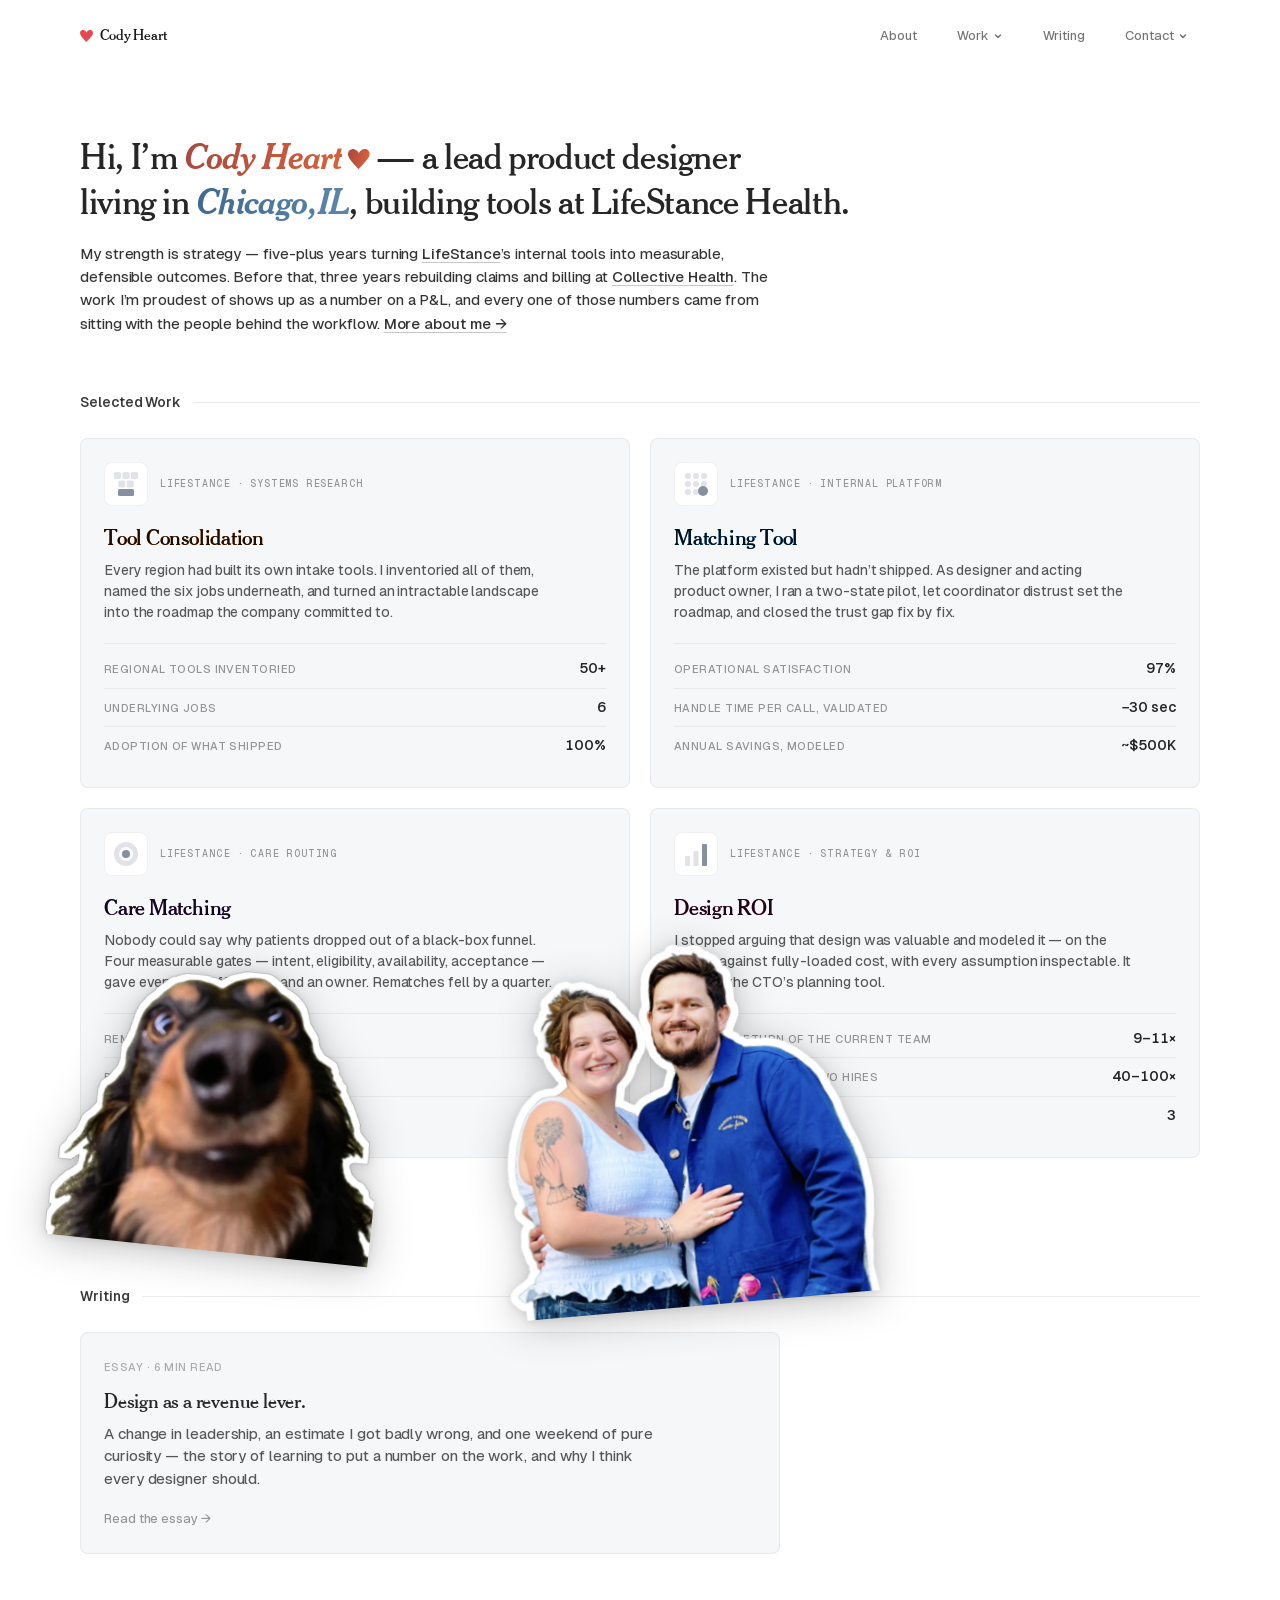
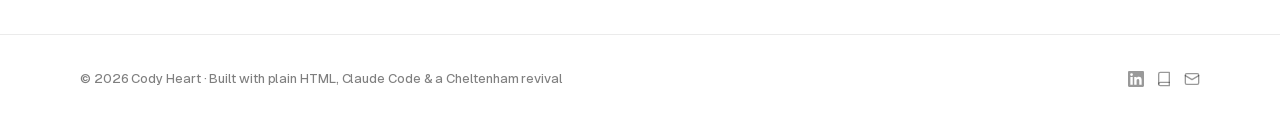
<file: index.html>
<!DOCTYPE html>
<html lang="en">
<head>
<meta charset="UTF-8">
<meta name="viewport" content="width=device-width, initial-scale=1, viewport-fit=cover">
<title>Cody Heart — Lead Product Designer</title>
<meta name="description" content="Cody Heart is a lead product designer in Chicago, working remote on internal tools, measurable outcomes, and the people behind the numbers.">

<!-- Favicon -->
<link rel="icon" type="image/svg+xml" href="/favicon.svg">
<link rel="icon" type="image/png" sizes="32x32" href="/favicon-32.png">
<link rel="icon" type="image/png" sizes="16x16" href="/favicon-16.png">
<link rel="alternate icon" href="/favicon.ico">
<link rel="apple-touch-icon" sizes="180x180" href="/apple-touch-icon.png">

<!-- Open Graph / Rich link preview -->
<meta property="og:type" content="website">
<meta property="og:url" content="https://codyheart.design/">
<meta property="og:title" content="Cody Heart — Lead Product Designer">
<meta property="og:description" content="Lead product designer in Chicago. Internal tools, measurable outcomes, and the people behind the numbers.">
<meta property="og:image" content="https://codyheart.design/og-image.png">
<meta property="og:image:width" content="1200">
<meta property="og:image:height" content="630">
<meta property="og:image:alt" content="Cody Heart — Lead Product Designer">
<meta property="og:site_name" content="Cody Heart">

<!-- Twitter Card -->
<meta name="twitter:card" content="summary_large_image">
<meta name="twitter:title" content="Cody Heart — Lead Product Designer">
<meta name="twitter:description" content="Lead product designer in Chicago. Internal tools, measurable outcomes, and the people behind the numbers.">
<meta name="twitter:image" content="https://codyheart.design/og-image.png">

<meta name="theme-color" content="#ffffff">

<!-- Arm the hero load-in before first paint, so the type is never
     seen in place and then dropped behind its mask. Under reduced
     motion it never arms at all, and the failsafe clears it if the
     script at the foot of the page never runs. -->
<script>
(function () {
  if (window.matchMedia('(prefers-reduced-motion: reduce)').matches) return;
  document.documentElement.classList.add('js-rise');
  setTimeout(function () { document.documentElement.classList.remove('js-rise'); }, 4000);
})();
</script>

<link rel="preload" as="font" type="font/woff2" href="assets/fonts/Geist-Variable.woff2" crossorigin>
<link rel="preload" as="font" type="font/woff2" href="assets/fonts/CheltenhamClassicMedium.woff2" crossorigin>
<link rel="stylesheet" href="css/site.css?v=36">
</head>
<body>

<nav class="nav" aria-label="Main navigation">
  <div class="nav__inner">
    <a class="nav__wordmark" href="index.html"><svg width="13" height="12" viewBox="2.462 4.062 19.133 17.838" aria-hidden="true"><path fill="#E5484D" d="M12.1 7.6C13.7 5 15.8 3.7 18 4.15 20.9 4.6 22.1 7.1 21.4 9.9 20.8 12.5 18 15.4 11.7 21.9 5.6 15.4 3.1 12.4 2.6 9.7 2 6.9 3.4 4.6 6 4.2 8.1 3.85 10.5 5 12.1 7.6Z"/></svg><span>Cody Heart</span></a>

    <div class="nav__links">
      <a class="nav__link link-hover" href="about.html">About</a>

      <div class="nav__drop">
        <button class="nav__link link-hover press-scale" aria-expanded="false" aria-haspopup="true" aria-controls="menu-work">Work<svg class="chev" width="10" height="10" viewBox="0 0 10 10" fill="none" stroke="currentColor" stroke-width="1.5" stroke-linecap="round" stroke-linejoin="round" aria-hidden="true"><path d="M2.5 4L5 6.5L7.5 4"/></svg></button>
        <div class="nav__menu" id="menu-work" role="menu" aria-hidden="true">
          <div class="nav__menu-pad">
            <a class="menu-item" role="menuitem" href="case-studies/tool-consolidation.html">
              <div class="menu-item__tile"><svg class="icon-duo c-orange" viewBox="0 0 24 24" fill="none" aria-hidden="true"><rect class="duo-a" x="0" y="0" width="7" height="7" rx="1.5"/><rect class="duo-a" x="8.5" y="0" width="7" height="7" rx="1.5"/><rect class="duo-a" x="17" y="0" width="7" height="7" rx="1.5"/><rect class="duo-a" x="4.25" y="8.5" width="7" height="7" rx="1.5"/><rect class="duo-a" x="12.75" y="8.5" width="7" height="7" rx="1.5"/><rect class="duo-b" x="4" y="17" width="16" height="7" rx="1.5"/></svg></div>
              <div><span class="menu-item__title">Tool Consolidation</span><span class="menu-item__desc">50+ regional tools, to six jobs</span></div>
            </a>
            <a class="menu-item" role="menuitem" href="case-studies/matching-tool.html">
              <div class="menu-item__tile"><svg class="icon-duo c-blue" viewBox="0 0 24 24" fill="none" aria-hidden="true"><circle class="duo-a" cx="4" cy="4" r="3"/><circle class="duo-a" cx="12" cy="4" r="3"/><circle class="duo-a" cx="20" cy="4" r="3"/><circle class="duo-a" cx="4" cy="12" r="3"/><circle class="duo-a" cx="12" cy="12" r="3"/><circle class="duo-a" cx="20" cy="12" r="3"/><circle class="duo-a" cx="4" cy="20" r="3"/><circle class="duo-a" cx="12" cy="20" r="3"/><circle class="duo-b" cx="19" cy="19" r="5"/></svg></div>
              <div><span class="menu-item__title">Matching Tool</span><span class="menu-item__desc">Two-state pilot to 100% national</span></div>
            </a>
            <a class="menu-item" role="menuitem" href="case-studies/matching-logic.html">
              <div class="menu-item__tile"><svg class="icon-duo c-purple" viewBox="0 0 24 24" fill="none" aria-hidden="true"><path class="duo-a" d="M12 0a12 12 0 1 0 0 24 12 12 0 0 0 0-24Zm0 5a7 7 0 1 1 0 14 7 7 0 0 1 0-14Z"/><circle class="duo-b" cx="12" cy="12" r="4"/></svg></div>
              <div><span class="menu-item__title">Care Matching</span><span class="menu-item__desc">A measurable four-gate funnel</span></div>
            </a>
            <a class="menu-item menu-item--all" role="menuitem" href="work.html"><span>All six, and the experience</span><span aria-hidden="true">&#8594;</span></a>
          </div>
        </div>
      </div>

      <a class="nav__link link-hover" href="writing/design-as-a-revenue-lever.html">Writing</a>

      <div class="nav__drop">
        <button class="nav__link link-hover press-scale" aria-expanded="false" aria-haspopup="true" aria-controls="menu-contact">Contact<svg class="chev" width="10" height="10" viewBox="0 0 10 10" fill="none" stroke="currentColor" stroke-width="1.5" stroke-linecap="round" stroke-linejoin="round" aria-hidden="true"><path d="M2.5 4L5 6.5L7.5 4"/></svg></button>
        <div class="nav__menu" id="menu-contact" role="menu" aria-hidden="true">
          <div class="nav__menu-pad">
            <a class="menu-item" role="menuitem" href="mailto:hello@codyheart.design">
              <div class="menu-item__tile"><svg class="icon-duo c-green" viewBox="0 0 24 24" fill="none" aria-hidden="true"><path class="duo-b" d="M12 12.6 0 5.4V5a3 3 0 0 1 3-3h18a3 3 0 0 1 3 3v.4l-12 7.2Z"/><path class="duo-a" d="M0 8.2 12 15.4 24 8.2V19a3 3 0 0 1-3 3H3a3 3 0 0 1-3-3V8.2Z"/></svg></div>
              <div><span class="menu-item__title">Email</span><span class="menu-item__desc">hello@codyheart.design</span></div>
            </a>
            <a class="menu-item" role="menuitem" target="_blank" rel="noopener noreferrer" href="https://www.linkedin.com/in/codyheart/">
              <div class="menu-item__tile"><svg class="icon-duo c-blue" viewBox="0 0 24 24" fill="none" aria-hidden="true"><rect class="duo-a" x="0" y="8" width="6" height="16"/><circle class="duo-b" cx="3" cy="3" r="3"/><path class="duo-b" d="M6 17a9 9 0 0 1 18 0v7h-6v-7a3 3 0 0 0-6 0v7H6v-7Z"/></svg></div>
              <div><span class="menu-item__title">LinkedIn</span><span class="menu-item__desc">Let&#8217;s connect</span></div>
            </a>
            <a class="menu-item" role="menuitem" target="_blank" rel="noopener noreferrer" href="https://calendly.com/codynheart/30min">
              <div class="menu-item__tile"><svg class="icon-duo c-purple" viewBox="0 0 24 24" fill="none" aria-hidden="true"><rect class="duo-a" x="0" y="4" width="24" height="20" rx="2"/><path class="duo-b" d="M0 6a2 2 0 0 1 2-2h20a2 2 0 0 1 2 2v4H0V6Z"/><rect class="duo-b" x="4" y="0" width="3" height="6" rx="1.5"/><rect class="duo-b" x="17" y="0" width="3" height="6" rx="1.5"/><circle class="duo-b" cx="12" cy="17" r="3"/></svg></div>
              <div><span class="menu-item__title">Calendly</span><span class="menu-item__desc">Grab 30 minutes</span></div>
            </a>
            <a class="menu-item" role="menuitem" target="_blank" rel="noopener noreferrer" href="https://drive.google.com/file/d/1DNg6jHae1uTtqSoy8dUVyaRoVnSJ9kkv/view?usp=sharing">
              <div class="menu-item__tile"><svg class="icon-duo c-pink" viewBox="0 0 24 24" fill="none" aria-hidden="true"><path class="duo-a" d="M4 0h11l5 5v19H4V0Z"/><path class="duo-b" d="M15 0l5 5h-5V0Z"/><rect class="duo-b" x="8" y="10" width="8" height="2" rx="1"/><rect class="duo-b" x="8" y="15" width="8" height="2" rx="1"/></svg></div>
              <div><span class="menu-item__title">Resume</span><span class="menu-item__desc">View the PDF</span></div>
            </a>
          </div>
        </div>
      </div>
    </div>

    <div class="nav__burger-wrap">
      <button class="nav__burger" aria-expanded="false" aria-label="Open menu"><span></span><span></span></button>
    </div>
  </div>
</nav>

<!-- Mobile menu — full-screen overlay, all six studies with colored icons -->
<div class="mobile-menu" role="dialog" aria-modal="true" aria-label="Navigation menu">
  <div class="mobile-menu__inner">
    <a class="mobile-menu__link" href="about.html">About</a>
    <a class="mobile-menu__link" href="writing/design-as-a-revenue-lever.html">Writing</a>

    <div class="mobile-menu__section">
      <p class="mobile-menu__label">Work</p>
      <div class="mobile-menu__list">
        <a class="mobile-menu__item" href="case-studies/tool-consolidation.html">
          <div class="menu-item__tile"><svg class="icon-duo is-colored c-orange" viewBox="0 0 24 24" fill="none" aria-hidden="true"><rect class="duo-a" x="0" y="0" width="7" height="7" rx="1.5"/><rect class="duo-a" x="8.5" y="0" width="7" height="7" rx="1.5"/><rect class="duo-a" x="17" y="0" width="7" height="7" rx="1.5"/><rect class="duo-a" x="4.25" y="8.5" width="7" height="7" rx="1.5"/><rect class="duo-a" x="12.75" y="8.5" width="7" height="7" rx="1.5"/><rect class="duo-b" x="4" y="17" width="16" height="7" rx="1.5"/></svg></div>
          <div><span class="menu-item__title">Tool Consolidation</span><span class="menu-item__desc">50+ regional tools, to six jobs</span></div>
        </a>
        <a class="mobile-menu__item" href="case-studies/matching-tool.html">
          <div class="menu-item__tile"><svg class="icon-duo is-colored c-blue" viewBox="0 0 24 24" fill="none" aria-hidden="true"><circle class="duo-a" cx="4" cy="4" r="3"/><circle class="duo-a" cx="12" cy="4" r="3"/><circle class="duo-a" cx="20" cy="4" r="3"/><circle class="duo-a" cx="4" cy="12" r="3"/><circle class="duo-a" cx="12" cy="12" r="3"/><circle class="duo-a" cx="20" cy="12" r="3"/><circle class="duo-a" cx="4" cy="20" r="3"/><circle class="duo-a" cx="12" cy="20" r="3"/><circle class="duo-b" cx="19" cy="19" r="5"/></svg></div>
          <div><span class="menu-item__title">Matching Tool</span><span class="menu-item__desc">Two-state pilot to 100% national</span></div>
        </a>
        <a class="mobile-menu__item" href="case-studies/matching-logic.html">
          <div class="menu-item__tile"><svg class="icon-duo is-colored c-purple" viewBox="0 0 24 24" fill="none" aria-hidden="true"><path class="duo-a" d="M12 0a12 12 0 1 0 0 24 12 12 0 0 0 0-24Zm0 5a7 7 0 1 1 0 14 7 7 0 0 1 0-14Z"/><circle class="duo-b" cx="12" cy="12" r="4"/></svg></div>
          <div><span class="menu-item__title">Care Matching</span><span class="menu-item__desc">A measurable four-gate funnel</span></div>
        </a>
        <a class="mobile-menu__item" href="case-studies/claims.html">
          <div class="menu-item__tile"><svg class="icon-duo is-colored c-green" viewBox="0 0 24 24" fill="none" aria-hidden="true"><rect class="duo-a" x="0" y="0" width="10" height="24" rx="2"/><rect class="duo-b" x="12" y="0" width="12" height="24" rx="2"/></svg></div>
          <div><span class="menu-item__title">Claims</span><span class="menu-item__desc">60% less time per claim</span></div>
        </a>
        <a class="mobile-menu__item" href="case-studies/billing.html">
          <div class="menu-item__tile"><svg class="icon-duo is-colored c-teal" viewBox="0 0 24 24" fill="none" aria-hidden="true"><rect class="duo-a" x="2" y="11" width="20" height="2"/><circle class="duo-a" cx="4" cy="12" r="4"/><circle class="duo-a" cx="12" cy="12" r="4"/><circle class="duo-b" cx="20" cy="12" r="4"/></svg></div>
          <div><span class="menu-item__title">Billing</span><span class="menu-item__desc">The invisible half, automated</span></div>
        </a>
        <a class="mobile-menu__item" href="case-studies/design-roi.html">
          <div class="menu-item__tile"><svg class="icon-duo is-colored c-pink" viewBox="0 0 24 24" fill="none" aria-hidden="true"><rect class="duo-a" x="1" y="14" width="5" height="10" rx="1"/><rect class="duo-a" x="9.5" y="9" width="5" height="15" rx="1"/><rect class="duo-b" x="18" y="2" width="5" height="22" rx="1"/></svg></div>
          <div><span class="menu-item__title">Design ROI</span><span class="menu-item__desc">Design as a revenue lever</span></div>
        </a>
      </div>
    </div>

    <div class="mobile-menu__section">
      <p class="mobile-menu__label">Contact</p>
      <div class="mobile-menu__list">
        <a class="mobile-menu__item" href="mailto:hello@codyheart.design">
          <div class="menu-item__tile"><svg class="icon-duo is-colored c-green" viewBox="0 0 24 24" fill="none" aria-hidden="true"><path class="duo-b" d="M12 12.6 0 5.4V5a3 3 0 0 1 3-3h18a3 3 0 0 1 3 3v.4l-12 7.2Z"/><path class="duo-a" d="M0 8.2 12 15.4 24 8.2V19a3 3 0 0 1-3 3H3a3 3 0 0 1-3-3V8.2Z"/></svg></div>
          <div><span class="menu-item__title">Email</span><span class="menu-item__desc">hello@codyheart.design</span></div>
        </a>
        <a class="mobile-menu__item" target="_blank" rel="noopener noreferrer" href="https://www.linkedin.com/in/codyheart/">
          <div class="menu-item__tile"><svg class="icon-duo is-colored c-blue" viewBox="0 0 24 24" fill="none" aria-hidden="true"><rect class="duo-a" x="0" y="8" width="6" height="16"/><circle class="duo-b" cx="3" cy="3" r="3"/><path class="duo-b" d="M6 17a9 9 0 0 1 18 0v7h-6v-7a3 3 0 0 0-6 0v7H6v-7Z"/></svg></div>
          <div><span class="menu-item__title">LinkedIn</span><span class="menu-item__desc">Let&#8217;s connect</span></div>
        </a>
        <a class="mobile-menu__item" target="_blank" rel="noopener noreferrer" href="https://calendly.com/codynheart/30min">
          <div class="menu-item__tile"><svg class="icon-duo is-colored c-purple" viewBox="0 0 24 24" fill="none" aria-hidden="true"><rect class="duo-a" x="0" y="4" width="24" height="20" rx="2"/><path class="duo-b" d="M0 6a2 2 0 0 1 2-2h20a2 2 0 0 1 2 2v4H0V6Z"/><rect class="duo-b" x="4" y="0" width="3" height="6" rx="1.5"/><rect class="duo-b" x="17" y="0" width="3" height="6" rx="1.5"/><circle class="duo-b" cx="12" cy="17" r="3"/></svg></div>
          <div><span class="menu-item__title">Calendly</span><span class="menu-item__desc">Grab 30 minutes</span></div>
        </a>
        <a class="mobile-menu__item" target="_blank" rel="noopener noreferrer" href="https://drive.google.com/file/d/1DNg6jHae1uTtqSoy8dUVyaRoVnSJ9kkv/view?usp=sharing">
          <div class="menu-item__tile"><svg class="icon-duo is-colored c-pink" viewBox="0 0 24 24" fill="none" aria-hidden="true"><path class="duo-a" d="M4 0h11l5 5v19H4V0Z"/><path class="duo-b" d="M15 0l5 5h-5V0Z"/><rect class="duo-b" x="8" y="10" width="8" height="2" rx="1"/><rect class="duo-b" x="8" y="15" width="8" height="2" rx="1"/></svg></div>
          <div><span class="menu-item__title">Resume</span><span class="menu-item__desc">View the PDF</span></div>
        </a>
      </div>
    </div>
  </div>
</div>

<main>
  <!-- ============================================================
       HERO — the fun intro, kept. The gold heart is retired; the
       spikes and stars stay as small accent marks inside the serif.
       ============================================================ -->
  <header class="hero">
    <div class="hero__inner">
      <h1 class="hero__title">Hi, I&#8217;m <em class="hero-em hero-em--name">Cody Heart</em> <svg class="hero-heart" viewBox="2.462 4.062 19.133 17.838" aria-hidden="true"><defs><linearGradient id="heart-petal" x1="0" y1="0" x2="1" y2=".18"><stop offset="0" stop-color="#A64A3F"/><stop offset="1" stop-color="#D9603B"/></linearGradient></defs><path fill="url(#heart-petal)" d="M12.1 7.6C13.7 5 15.8 3.7 18 4.15 20.9 4.6 22.1 7.1 21.4 9.9 20.8 12.5 18 15.4 11.7 21.9 5.6 15.4 3.1 12.4 2.6 9.7 2 6.9 3.4 4.6 6 4.2 8.1 3.85 10.5 5 12.1 7.6Z"/></svg> &#8212; a lead product designer<br class="hero-br"> living in <span class="city-pop"><em class="hero-em hero-em--city">Chicago,&#8202;IL</em></span>, building tools at LifeStance Health.</h1>
      <div class="pop-follow pop-follow--right"><img class="hudson-pop" src="assets/self/hudson-side-eye-sticker.webp" alt="" aria-hidden="true" decoding="async"></div>
      <div class="pop-follow pop-follow--bl"><img class="bean-pop" src="assets/self/bean2-sticker.webp" alt="" aria-hidden="true" decoding="async"></div>
      <div class="pop-follow pop-follow--bc"><img class="us-pop" src="assets/self/codylaura-sticker.webp" alt="" aria-hidden="true" decoding="async"></div>
      <div class="pop-follow"><img class="me-pop" src="assets/self/me-monet.web.jpg" alt="" aria-hidden="true" decoding="async"></div>
      <div class="pop-follow"><svg class="chi-flag" viewBox="0 0 100 64" aria-hidden="true"><defs><linearGradient id="w-folds" x1="0" y1="0" x2="1" y2="0" spreadMethod="repeat"><stop offset="0" stop-color="#CBD5E6" stop-opacity="0"/><stop offset=".3" stop-color="#CBD5E6" stop-opacity=".55"/><stop offset=".6" stop-color="#CBD5E6" stop-opacity="0"/><stop offset="1" stop-color="#CBD5E6" stop-opacity="0"/><animate attributeName="x1" values="0;1" dur="1.1s" repeatCount="indefinite"/><animate attributeName="x2" values="1;2" dur="1.1s" repeatCount="indefinite"/></linearGradient></defs><path fill="#fff" stroke="rgba(0,0,0,.12)" stroke-width="1" d="M9 8 L 12.7 8.1 L 16.4 8.3 L 20 8.5 L 23.7 8.5 L 27.4 8.3 L 31.1 7.8 L 34.8 7.2 L 38.5 6.8 L 42.1 6.6 L 45.8 6.9 L 49.5 7.6 L 53.2 8.6 L 56.9 9.6 L 60.5 10.3 L 64.2 10.3 L 67.9 9.5 L 71.6 8.2 L 75.3 6.6 L 79 5.3 L 82.6 4.7 L 86.3 5.1 L 90 6.4 L 90 46.4 L 86.3 45.1 L 82.6 44.7 L 79 45.3 L 75.3 46.6 L 71.6 48.2 L 67.9 49.5 L 64.2 50.3 L 60.5 50.3 L 56.9 49.6 L 53.2 48.6 L 49.5 47.6 L 45.8 46.9 L 42.1 46.6 L 38.5 46.8 L 34.8 47.2 L 31.1 47.8 L 27.4 48.3 L 23.7 48.5 L 20 48.5 L 16.4 48.3 L 12.7 48.1 L 9 48 Z"><animate attributeName="d" values="M9 8 L 12.7 8.1 L 16.4 8.3 L 20 8.5 L 23.7 8.5 L 27.4 8.3 L 31.1 7.8 L 34.8 7.2 L 38.5 6.8 L 42.1 6.6 L 45.8 6.9 L 49.5 7.6 L 53.2 8.6 L 56.9 9.6 L 60.5 10.3 L 64.2 10.3 L 67.9 9.5 L 71.6 8.2 L 75.3 6.6 L 79 5.3 L 82.6 4.7 L 86.3 5.1 L 90 6.4 L 90 46.4 L 86.3 45.1 L 82.6 44.7 L 79 45.3 L 75.3 46.6 L 71.6 48.2 L 67.9 49.5 L 64.2 50.3 L 60.5 50.3 L 56.9 49.6 L 53.2 48.6 L 49.5 47.6 L 45.8 46.9 L 42.1 46.6 L 38.5 46.8 L 34.8 47.2 L 31.1 47.8 L 27.4 48.3 L 23.7 48.5 L 20 48.5 L 16.4 48.3 L 12.7 48.1 L 9 48 Z;M9 8 L 12.7 7.9 L 16.4 7.9 L 20 8 L 23.7 8.4 L 27.4 8.8 L 31.1 9 L 34.8 8.9 L 38.5 8.4 L 42.1 7.6 L 45.8 6.8 L 49.5 6.2 L 53.2 6.1 L 56.9 6.6 L 60.5 7.7 L 64.2 9 L 67.9 10.1 L 71.6 10.8 L 75.3 10.6 L 79 9.6 L 82.6 7.9 L 86.3 6.1 L 90 4.8 L 90 44.8 L 86.3 46.1 L 82.6 47.9 L 79 49.6 L 75.3 50.6 L 71.6 50.8 L 67.9 50.1 L 64.2 49 L 60.5 47.7 L 56.9 46.6 L 53.2 46.1 L 49.5 46.2 L 45.8 46.8 L 42.1 47.6 L 38.5 48.4 L 34.8 48.9 L 31.1 49 L 27.4 48.8 L 23.7 48.4 L 20 48 L 16.4 47.9 L 12.7 47.9 L 9 48 Z;M9 8 L 12.7 7.9 L 16.4 7.7 L 20 7.5 L 23.7 7.5 L 27.4 7.7 L 31.1 8.2 L 34.8 8.8 L 38.5 9.2 L 42.1 9.4 L 45.8 9.1 L 49.5 8.4 L 53.2 7.4 L 56.9 6.4 L 60.5 5.7 L 64.2 5.7 L 67.9 6.5 L 71.6 7.8 L 75.3 9.4 L 79 10.7 L 82.6 11.3 L 86.3 10.9 L 90 9.6 L 90 49.6 L 86.3 50.9 L 82.6 51.3 L 79 50.7 L 75.3 49.4 L 71.6 47.8 L 67.9 46.5 L 64.2 45.7 L 60.5 45.7 L 56.9 46.4 L 53.2 47.4 L 49.5 48.4 L 45.8 49.1 L 42.1 49.4 L 38.5 49.2 L 34.8 48.8 L 31.1 48.2 L 27.4 47.7 L 23.7 47.5 L 20 47.5 L 16.4 47.7 L 12.7 47.9 L 9 48 Z;M9 8 L 12.7 8.1 L 16.4 8.1 L 20 8 L 23.7 7.6 L 27.4 7.2 L 31.1 7 L 34.8 7.1 L 38.5 7.6 L 42.1 8.4 L 45.8 9.2 L 49.5 9.8 L 53.2 9.9 L 56.9 9.4 L 60.5 8.3 L 64.2 7 L 67.9 5.9 L 71.6 5.2 L 75.3 5.4 L 79 6.4 L 82.6 8.1 L 86.3 9.9 L 90 11.2 L 90 51.2 L 86.3 49.9 L 82.6 48.1 L 79 46.4 L 75.3 45.4 L 71.6 45.2 L 67.9 45.9 L 64.2 47 L 60.5 48.3 L 56.9 49.4 L 53.2 49.9 L 49.5 49.8 L 45.8 49.2 L 42.1 48.4 L 38.5 47.6 L 34.8 47.1 L 31.1 47 L 27.4 47.2 L 23.7 47.6 L 20 48 L 16.4 48.1 L 12.7 48.1 L 9 48 Z;M9 8 L 12.7 8.1 L 16.4 8.3 L 20 8.5 L 23.7 8.5 L 27.4 8.3 L 31.1 7.8 L 34.8 7.2 L 38.5 6.8 L 42.1 6.6 L 45.8 6.9 L 49.5 7.6 L 53.2 8.6 L 56.9 9.6 L 60.5 10.3 L 64.2 10.3 L 67.9 9.5 L 71.6 8.2 L 75.3 6.6 L 79 5.3 L 82.6 4.7 L 86.3 5.1 L 90 6.4 L 90 46.4 L 86.3 45.1 L 82.6 44.7 L 79 45.3 L 75.3 46.6 L 71.6 48.2 L 67.9 49.5 L 64.2 50.3 L 60.5 50.3 L 56.9 49.6 L 53.2 48.6 L 49.5 47.6 L 45.8 46.9 L 42.1 46.6 L 38.5 46.8 L 34.8 47.2 L 31.1 47.8 L 27.4 48.3 L 23.7 48.5 L 20 48.5 L 16.4 48.3 L 12.7 48.1 L 9 48 Z" dur="1.1s" repeatCount="indefinite"/></path><path fill="url(#w-folds)" d="M9 8 L 12.7 8.1 L 16.4 8.3 L 20 8.5 L 23.7 8.5 L 27.4 8.3 L 31.1 7.8 L 34.8 7.2 L 38.5 6.8 L 42.1 6.6 L 45.8 6.9 L 49.5 7.6 L 53.2 8.6 L 56.9 9.6 L 60.5 10.3 L 64.2 10.3 L 67.9 9.5 L 71.6 8.2 L 75.3 6.6 L 79 5.3 L 82.6 4.7 L 86.3 5.1 L 90 6.4 L 90 46.4 L 86.3 45.1 L 82.6 44.7 L 79 45.3 L 75.3 46.6 L 71.6 48.2 L 67.9 49.5 L 64.2 50.3 L 60.5 50.3 L 56.9 49.6 L 53.2 48.6 L 49.5 47.6 L 45.8 46.9 L 42.1 46.6 L 38.5 46.8 L 34.8 47.2 L 31.1 47.8 L 27.4 48.3 L 23.7 48.5 L 20 48.5 L 16.4 48.3 L 12.7 48.1 L 9 48 Z"><animate attributeName="d" values="M9 8 L 12.7 8.1 L 16.4 8.3 L 20 8.5 L 23.7 8.5 L 27.4 8.3 L 31.1 7.8 L 34.8 7.2 L 38.5 6.8 L 42.1 6.6 L 45.8 6.9 L 49.5 7.6 L 53.2 8.6 L 56.9 9.6 L 60.5 10.3 L 64.2 10.3 L 67.9 9.5 L 71.6 8.2 L 75.3 6.6 L 79 5.3 L 82.6 4.7 L 86.3 5.1 L 90 6.4 L 90 46.4 L 86.3 45.1 L 82.6 44.7 L 79 45.3 L 75.3 46.6 L 71.6 48.2 L 67.9 49.5 L 64.2 50.3 L 60.5 50.3 L 56.9 49.6 L 53.2 48.6 L 49.5 47.6 L 45.8 46.9 L 42.1 46.6 L 38.5 46.8 L 34.8 47.2 L 31.1 47.8 L 27.4 48.3 L 23.7 48.5 L 20 48.5 L 16.4 48.3 L 12.7 48.1 L 9 48 Z;M9 8 L 12.7 7.9 L 16.4 7.9 L 20 8 L 23.7 8.4 L 27.4 8.8 L 31.1 9 L 34.8 8.9 L 38.5 8.4 L 42.1 7.6 L 45.8 6.8 L 49.5 6.2 L 53.2 6.1 L 56.9 6.6 L 60.5 7.7 L 64.2 9 L 67.9 10.1 L 71.6 10.8 L 75.3 10.6 L 79 9.6 L 82.6 7.9 L 86.3 6.1 L 90 4.8 L 90 44.8 L 86.3 46.1 L 82.6 47.9 L 79 49.6 L 75.3 50.6 L 71.6 50.8 L 67.9 50.1 L 64.2 49 L 60.5 47.7 L 56.9 46.6 L 53.2 46.1 L 49.5 46.2 L 45.8 46.8 L 42.1 47.6 L 38.5 48.4 L 34.8 48.9 L 31.1 49 L 27.4 48.8 L 23.7 48.4 L 20 48 L 16.4 47.9 L 12.7 47.9 L 9 48 Z;M9 8 L 12.7 7.9 L 16.4 7.7 L 20 7.5 L 23.7 7.5 L 27.4 7.7 L 31.1 8.2 L 34.8 8.8 L 38.5 9.2 L 42.1 9.4 L 45.8 9.1 L 49.5 8.4 L 53.2 7.4 L 56.9 6.4 L 60.5 5.7 L 64.2 5.7 L 67.9 6.5 L 71.6 7.8 L 75.3 9.4 L 79 10.7 L 82.6 11.3 L 86.3 10.9 L 90 9.6 L 90 49.6 L 86.3 50.9 L 82.6 51.3 L 79 50.7 L 75.3 49.4 L 71.6 47.8 L 67.9 46.5 L 64.2 45.7 L 60.5 45.7 L 56.9 46.4 L 53.2 47.4 L 49.5 48.4 L 45.8 49.1 L 42.1 49.4 L 38.5 49.2 L 34.8 48.8 L 31.1 48.2 L 27.4 47.7 L 23.7 47.5 L 20 47.5 L 16.4 47.7 L 12.7 47.9 L 9 48 Z;M9 8 L 12.7 8.1 L 16.4 8.1 L 20 8 L 23.7 7.6 L 27.4 7.2 L 31.1 7 L 34.8 7.1 L 38.5 7.6 L 42.1 8.4 L 45.8 9.2 L 49.5 9.8 L 53.2 9.9 L 56.9 9.4 L 60.5 8.3 L 64.2 7 L 67.9 5.9 L 71.6 5.2 L 75.3 5.4 L 79 6.4 L 82.6 8.1 L 86.3 9.9 L 90 11.2 L 90 51.2 L 86.3 49.9 L 82.6 48.1 L 79 46.4 L 75.3 45.4 L 71.6 45.2 L 67.9 45.9 L 64.2 47 L 60.5 48.3 L 56.9 49.4 L 53.2 49.9 L 49.5 49.8 L 45.8 49.2 L 42.1 48.4 L 38.5 47.6 L 34.8 47.1 L 31.1 47 L 27.4 47.2 L 23.7 47.6 L 20 48 L 16.4 48.1 L 12.7 48.1 L 9 48 Z;M9 8 L 12.7 8.1 L 16.4 8.3 L 20 8.5 L 23.7 8.5 L 27.4 8.3 L 31.1 7.8 L 34.8 7.2 L 38.5 6.8 L 42.1 6.6 L 45.8 6.9 L 49.5 7.6 L 53.2 8.6 L 56.9 9.6 L 60.5 10.3 L 64.2 10.3 L 67.9 9.5 L 71.6 8.2 L 75.3 6.6 L 79 5.3 L 82.6 4.7 L 86.3 5.1 L 90 6.4 L 90 46.4 L 86.3 45.1 L 82.6 44.7 L 79 45.3 L 75.3 46.6 L 71.6 48.2 L 67.9 49.5 L 64.2 50.3 L 60.5 50.3 L 56.9 49.6 L 53.2 48.6 L 49.5 47.6 L 45.8 46.9 L 42.1 46.6 L 38.5 46.8 L 34.8 47.2 L 31.1 47.8 L 27.4 48.3 L 23.7 48.5 L 20 48.5 L 16.4 48.3 L 12.7 48.1 L 9 48 Z" dur="1.1s" repeatCount="indefinite"/></path><path fill="none" stroke="#0E3386" stroke-width="6.5" stroke-linecap="square" stroke-linejoin="round" d="M33 14.5 L 34.3 18.7 L 35.7 22.8 L 37 26.9 L 38.3 31.1 L 39.7 35.3 L 41 39.6 L 42.7 36.2 L 44.3 32.8 L 46 29.6 L 47.7 26.5 L 49.3 23.5 L 51 20.5 L 52.7 24.4 L 54.3 28.3 L 56 32.2 L 57.7 36 L 59.3 39.7 L 61 43.3 L 62.3 39 L 63.7 34.6 L 65 30.2 L 66.3 25.6 L 67.7 20.9 L 69 16.2"><animate attributeName="d" values="M33 14.5 L 34.3 18.7 L 35.7 22.8 L 37 26.9 L 38.3 31.1 L 39.7 35.3 L 41 39.6 L 42.7 36.2 L 44.3 32.8 L 46 29.6 L 47.7 26.5 L 49.3 23.5 L 51 20.5 L 52.7 24.4 L 54.3 28.3 L 56 32.2 L 57.7 36 L 59.3 39.7 L 61 43.3 L 62.3 39 L 63.7 34.6 L 65 30.2 L 66.3 25.6 L 67.7 20.9 L 69 16.2;M33 16 L 34.3 20.2 L 35.7 24.5 L 37 28.6 L 38.3 32.7 L 39.7 36.8 L 41 40.9 L 42.7 37.1 L 44.3 33.3 L 46 29.5 L 47.7 25.8 L 49.3 22.2 L 51 18.6 L 52.7 22 L 54.3 25.6 L 56 29.2 L 57.7 33 L 59.3 36.9 L 61 40.8 L 62.3 37 L 63.7 33.1 L 65 29.2 L 66.3 25.4 L 67.7 21.4 L 69 17.4;M33 15.5 L 34.3 20 L 35.7 24.6 L 37 29.1 L 38.3 33.6 L 39.7 38 L 41 42.4 L 42.7 39 L 44.3 35.5 L 46 31.9 L 47.7 28.2 L 49.3 24.4 L 51 20.5 L 52.7 23.4 L 54.3 26.4 L 56 29.3 L 57.7 32.3 L 59.3 35.5 L 61 38.7 L 62.3 34.3 L 63.7 30 L 65 25.8 L 66.3 21.8 L 67.7 17.8 L 69 13.8;M33 14 L 34.3 18.4 L 35.7 22.9 L 37 27.4 L 38.3 31.9 L 39.7 36.5 L 41 41.1 L 42.7 38.1 L 44.3 35 L 46 32 L 47.7 28.8 L 49.3 25.7 L 51 22.4 L 52.7 25.8 L 54.3 29.1 L 56 32.3 L 57.7 35.3 L 59.3 38.3 L 61 41.2 L 62.3 36.4 L 63.7 31.6 L 65 26.8 L 66.3 22 L 67.7 17.3 L 69 12.6;M33 14.5 L 34.3 18.7 L 35.7 22.8 L 37 26.9 L 38.3 31.1 L 39.7 35.3 L 41 39.6 L 42.7 36.2 L 44.3 32.8 L 46 29.6 L 47.7 26.5 L 49.3 23.5 L 51 20.5 L 52.7 24.4 L 54.3 28.3 L 56 32.2 L 57.7 36 L 59.3 39.7 L 61 43.3 L 62.3 39 L 63.7 34.6 L 65 30.2 L 66.3 25.6 L 67.7 20.9 L 69 16.2" dur="1.1s" repeatCount="indefinite"/></path><rect x="7" y="7" width="2.6" height="55" rx="1.3" fill="#ACB4C2"/><circle cx="8.3" cy="5" r="3.2" fill="#E9B949" stroke="#C9992F" stroke-width=".8"/></svg></div>
      <p class="hero__lede">My strength is strategy &#8212; five-plus years turning <a class="co-tag" href="https://lifestance.com" target="_blank" rel="noopener noreferrer">LifeStance</a>&#8217;s internal tools into measurable, defensible outcomes. Before that, three years rebuilding claims and billing at <a class="co-tag" href="https://collectivehealth.com" target="_blank" rel="noopener noreferrer">Collective Health</a>. The work I&#8217;m proudest of shows up as a number on a P&amp;L, and every one of those numbers came from sitting with the people behind the workflow. <a class="co-tag more-pop" href="about.html">More about me &#8594;</a></p>
    </div>
  </header>

  <!-- ============================================================
       SELECTED WORK — a 2×2 of grey plates. No screenshots yet,
       so each plate leads with the number a finance team could
       argue with, and the two-line story underneath it.
       ============================================================ -->
  <section class="work-grid" aria-label="Selected work">
    <div class="section-label"><span>Selected Work</span></div>
    <div class="work-grid__grid">

      <a class="case-plate case-plate--orange" href="case-studies/tool-consolidation.html">
        <div class="case-plate__head">
          <div class="menu-item__tile"><svg class="icon-duo c-orange" viewBox="0 0 24 24" fill="none" aria-hidden="true"><rect class="duo-a" x="0" y="0" width="7" height="7" rx="1.5"/><rect class="duo-a" x="8.5" y="0" width="7" height="7" rx="1.5"/><rect class="duo-a" x="17" y="0" width="7" height="7" rx="1.5"/><rect class="duo-a" x="4.25" y="8.5" width="7" height="7" rx="1.5"/><rect class="duo-a" x="12.75" y="8.5" width="7" height="7" rx="1.5"/><rect class="duo-b" x="4" y="17" width="16" height="7" rx="1.5"/></svg></div>
          <span class="case-plate__kicker">LifeStance &#183; Systems research</span>
          <span class="case-plate__cta">View Case Study &#8594;</span>
        </div>
        <h3 class="case-plate__name">Tool Consolidation</h3>
        <div class="case-plate__story">
          <p>Every region had built its own intake tools. I inventoried all of them, named the six jobs underneath, and turned an intractable landscape into the roadmap the company committed to.</p>
        </div>
        <div class="case-plate__stats">
          <div><span>50+</span><em>regional tools inventoried</em></div>
          <div><span>6</span><em>underlying jobs</em></div>
          <div><span>100%</span><em>adoption of what shipped</em></div>
        </div>
      </a>

      <a class="case-plate case-plate--blue" href="case-studies/matching-tool.html">
        <div class="case-plate__head">
          <div class="menu-item__tile"><svg class="icon-duo c-blue" viewBox="0 0 24 24" fill="none" aria-hidden="true"><circle class="duo-a" cx="4" cy="4" r="3"/><circle class="duo-a" cx="12" cy="4" r="3"/><circle class="duo-a" cx="20" cy="4" r="3"/><circle class="duo-a" cx="4" cy="12" r="3"/><circle class="duo-a" cx="12" cy="12" r="3"/><circle class="duo-a" cx="20" cy="12" r="3"/><circle class="duo-a" cx="4" cy="20" r="3"/><circle class="duo-a" cx="12" cy="20" r="3"/><circle class="duo-b" cx="19" cy="19" r="5"/></svg></div>
          <span class="case-plate__kicker">LifeStance &#183; Internal platform</span>
          <span class="case-plate__cta">View Case Study &#8594;</span>
        </div>
        <h3 class="case-plate__name">Matching Tool</h3>
        <div class="case-plate__story">
          <p>The platform existed but hadn&#8217;t shipped. As designer and acting product owner, I ran a two-state pilot, let coordinator distrust set the roadmap, and closed the trust gap fix by fix.</p>
        </div>
        <div class="case-plate__stats">
          <div><span>97%</span><em>operational satisfaction</em></div>
          <div><span>&#8722;30 sec</span><em>handle time per call, validated</em></div>
          <div><span>~$500K</span><em>annual savings, modeled</em></div>
        </div>
      </a>

      <a class="case-plate case-plate--purple" href="case-studies/matching-logic.html">
        <div class="case-plate__head">
          <div class="menu-item__tile"><svg class="icon-duo c-purple" viewBox="0 0 24 24" fill="none" aria-hidden="true"><path class="duo-a" d="M12 0a12 12 0 1 0 0 24 12 12 0 0 0 0-24Zm0 5a7 7 0 1 1 0 14 7 7 0 0 1 0-14Z"/><circle class="duo-b" cx="12" cy="12" r="4"/></svg></div>
          <span class="case-plate__kicker">LifeStance &#183; Care routing</span>
          <span class="case-plate__cta">View Case Study &#8594;</span>
        </div>
        <h3 class="case-plate__name">Care Matching</h3>
        <div class="case-plate__story">
          <p>Nobody could say why patients dropped out of a black-box funnel. Four measurable gates &#8212; intent, eligibility, availability, acceptance &#8212; gave every dropoff a name and an owner. Rematches fell by a quarter.</p>
        </div>
        <div class="case-plate__stats">
          <div><span>&#8722;24.1%</span><em>rematch rate</em></div>
          <div><span>+10%</span><em>bookings, year over year</em></div>
          <div><span>&#8722;3.3%</span><em>intake handle time</em></div>
        </div>
      </a>

      <a class="case-plate case-plate--pink" href="case-studies/design-roi.html">
        <div class="case-plate__head">
          <div class="menu-item__tile"><svg class="icon-duo c-pink" viewBox="0 0 24 24" fill="none" aria-hidden="true"><rect class="duo-a" x="1" y="14" width="5" height="10" rx="1"/><rect class="duo-a" x="9.5" y="9" width="5" height="15" rx="1"/><rect class="duo-b" x="18" y="2" width="5" height="22" rx="1"/></svg></div>
          <span class="case-plate__kicker">LifeStance &#183; Strategy &amp; ROI</span>
          <span class="case-plate__cta">View Case Study &#8594;</span>
        </div>
        <h3 class="case-plate__name">Design ROI</h3>
        <div class="case-plate__story">
          <p>I stopped arguing that design was valuable and modeled it &#8212; on the ledger, against fully-loaded cost, with every assumption inspectable. It became the CTO&#8217;s planning tool.</p>
        </div>
        <div class="case-plate__stats">
          <div><span>9&#8211;11&#215;</span><em>realized return of the current team</em></div>
          <div><span>40&#8211;100&#215;</span><em>scoped upside with two hires</em></div>
          <div><span>3</span><em>functions planning on it</em></div>
        </div>
      </a>

    </div>
    <p class="work-grid__more"><a class="co-tag" href="work.html">All six case studies, and the experience &#8594;</a></p>
  </section>

  <!-- ============================================================
       FROM THE FLOOR (parked, not deleted) — the coordinators&#39;
       own words, pulled from the case studies. Cody wants this
       kept but not displayed; delete this comment wrapper to
       bring it back.
  <section class="quotes" aria-label="From the floor">
    <div class="section-label"><span>From the Floor</span></div>
    <div class="quotes__grid">
      <blockquote class="quote-card">
        <p>&#8220;I am in a deep, loving friendship with the tool but don&#8217;t really trust her all the way yet. Sometimes I do manual searches to confirm, but I&#8217;m trusting more and more each day.&#8221;</p>
        <footer>
          <cite>Intake coordinator</cite>
          <span class="quote-card__role">Matching Tool pilot &#8212; the sentence that set the roadmap</span>
        </footer>
      </blockquote>
      <blockquote class="quote-card">
        <p>&#8220;Don&#8217;t get me wrong, booking would definitely help &#8212; but we spend so much time in these spreadsheets, it wouldn&#8217;t help in the areas we&#8217;re having problems.&#8221;</p>
        <footer>
          <cite>Intake coordinator</cite>
          <span class="quote-card__role">Research round table &#8212; the answer that reordered the priorities</span>
        </footer>
      </blockquote>
      <blockquote class="quote-card">
        <p>&#8220;Much easier scheduling process for us! Reduces the stress level immensely!&#8221;</p>
        <footer>
          <cite>Intake team</cite>
          <span class="quote-card__role">Post-rollout survey &#8212; from a state that had been skeptical early</span>
        </footer>
      </blockquote>
    </div>
  </section>
  ============================================================ -->

  <!-- ============================================================
       WRITING — the thinking underneath the work.
       ============================================================ -->
  <section class="writing-strip" aria-label="Writing">
    <div class="section-label"><span>Writing</span></div>
    <a class="writing-card" href="writing/design-as-a-revenue-lever.html">
      <p class="writing-card__kicker">Essay &#183; 6 min read</p>
      <h2 class="writing-card__title">Design as a revenue lever.</h2>
      <p class="writing-card__dek">A change in leadership, an estimate I got badly wrong, and one weekend of pure curiosity &#8212; the story of learning to put a number on the work, and why I think every designer should.</p>
      <span class="writing-card__more">Read the essay &#8594;</span>
    </a>
  </section>
</main>

<footer class="footer">
  <div class="footer__inner">
    <p>&#169; 2026 Cody Heart &#183; Built with plain HTML, <a class="text-link" target="_blank" rel="noopener noreferrer" href="https://claude.ai/code">Claude Code</a> &amp; a Cheltenham revival</p>
    <div class="footer__social">
      <a target="_blank" rel="noopener noreferrer" aria-label="LinkedIn" href="https://www.linkedin.com/in/codyheart/">
        <svg width="16" height="16" viewBox="0 0 24 24" fill="currentColor"><path d="M20.447 20.452h-3.554v-5.569c0-1.328-.027-3.037-1.852-3.037-1.853 0-2.136 1.445-2.136 2.939v5.667H9.351V9h3.414v1.561h.046c.477-.9 1.637-1.85 3.37-1.85 3.601 0 4.267 2.37 4.267 5.455v6.286zM5.337 7.433a2.062 2.062 0 01-2.063-2.065 2.064 2.064 0 112.063 2.065zm1.782 13.019H3.555V9h3.564v11.452zM22.225 0H1.771C.792 0 0 .774 0 1.729v20.542C0 23.227.792 24 1.771 24h20.451C23.2 24 24 23.227 24 22.271V1.729C24 .774 23.2 0 22.222 0h.003z"/></svg>
      </a>
      <a target="_blank" rel="noopener noreferrer" aria-label="Goodreads — a reader's atlas" href="https://www.goodreads.com/user/show/164877363-cody-heart">
        <svg width="16" height="16" viewBox="0 0 24 24" fill="none" stroke="currentColor" stroke-width="2" stroke-linecap="round" stroke-linejoin="round"><path d="M4 19.5A2.5 2.5 0 0 1 6.5 17H20"/><path d="M6.5 2H20v20H6.5A2.5 2.5 0 0 1 4 19.5v-15A2.5 2.5 0 0 1 6.5 2z"/></svg>
      </a>
      <a aria-label="Email" href="mailto:hello@codyheart.design">
        <svg width="16" height="16" viewBox="0 0 24 24" fill="none" stroke="currentColor" stroke-width="2" stroke-linecap="round" stroke-linejoin="round"><rect x="2" y="4" width="20" height="16" rx="2"/><path d="m22 7-10 6L2 7"/></svg>
      </a>
    </div>
  </div>
</footer>

<script src="js/site.js?v=15" defer></script>
</body>
</html>
</file>
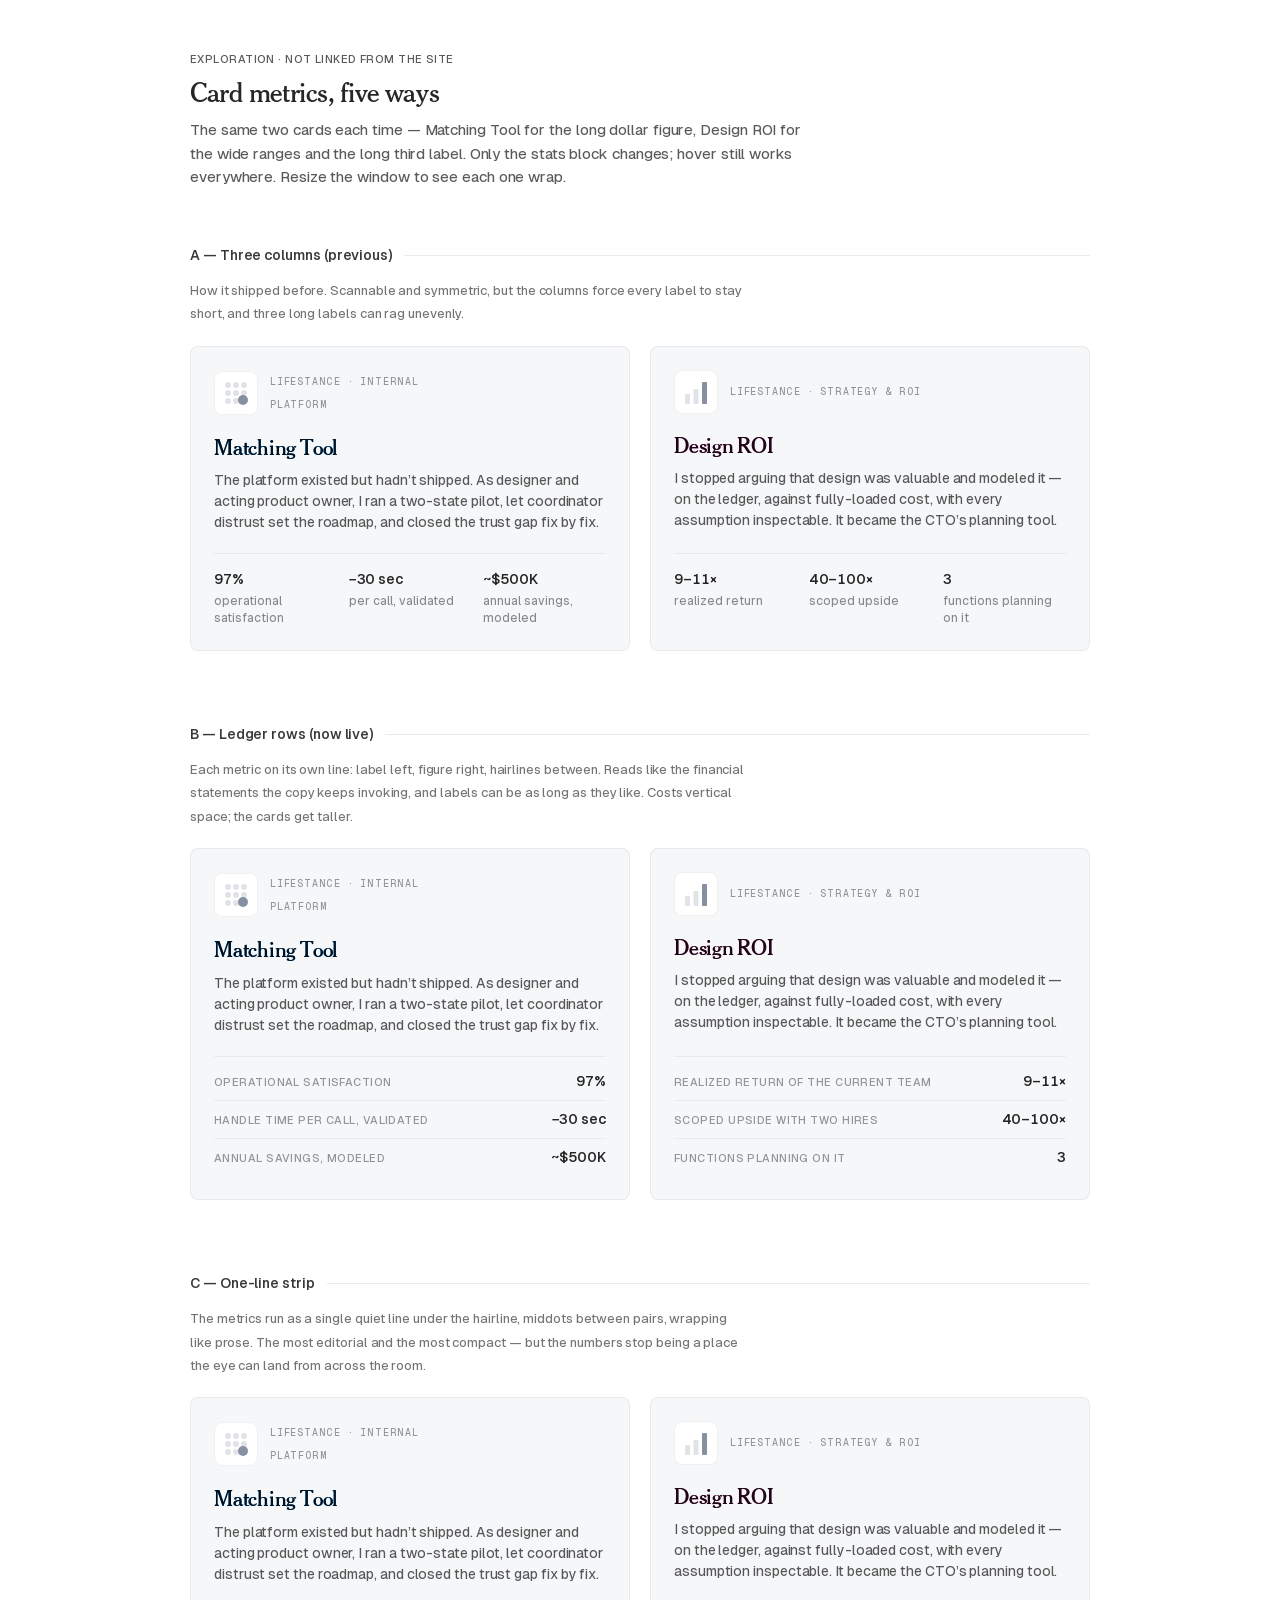
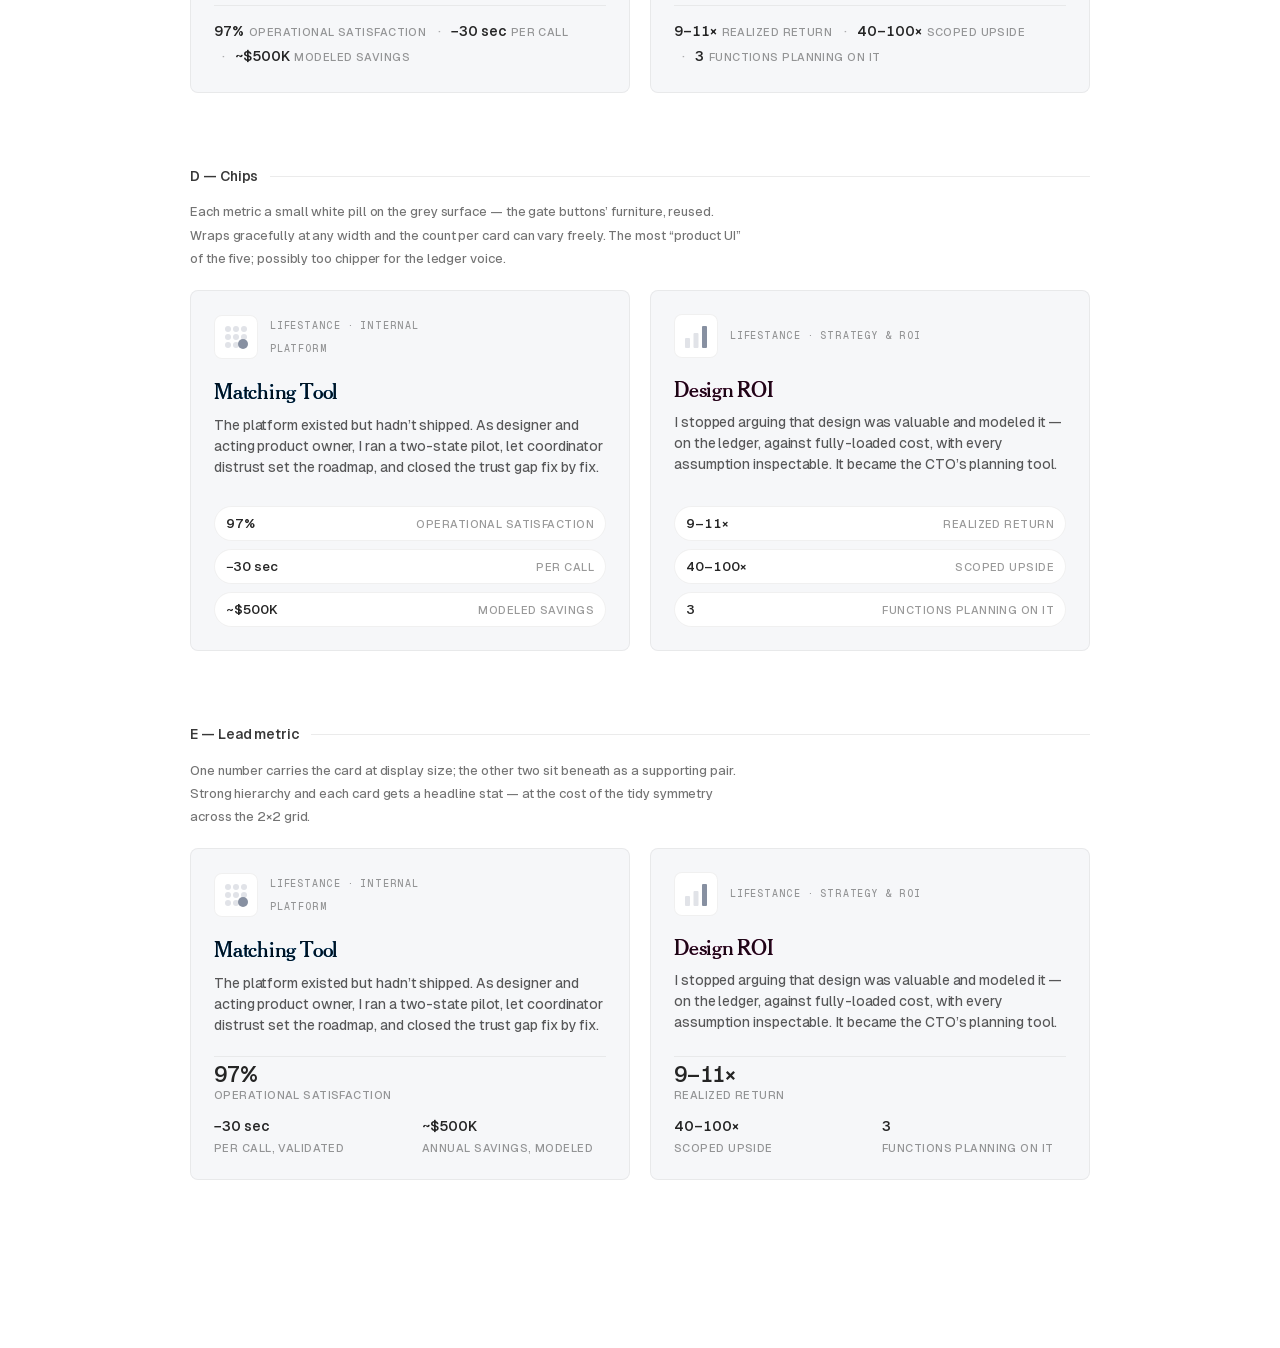
<file: _specimen-card-stats.html>
<!DOCTYPE html>
<html lang="en">
<head>
<meta charset="UTF-8">
<meta name="viewport" content="width=device-width, initial-scale=1">
<title>Card metrics — layout explorations</title>
<meta name="robots" content="noindex">
<link rel="stylesheet" href="css/site.css?v=36">
<style>
/* ---------- Page shell ---------- */
.spec { max-width: 1060px; margin: 0 auto; padding: 48px var(--gutter) 96px; }
.spec__head { max-width: 62ch; margin-bottom: 56px; }
.spec__kicker {
  font-size: 11px;
  text-transform: uppercase;
  letter-spacing: .04em;
  color: var(--ink-30);
  font-weight: 500;
  margin-bottom: 12px;
}
.spec__head h1 {
  font-size: 28px;
  font-weight: 500;
  letter-spacing: -.01em;
  color: var(--ink-85);
  margin-bottom: 12px;
}
.spec__head p { color: var(--ink-65); }
.spec__variant { margin-bottom: 72px; }
.spec__desc {
  font-size: 13px;
  color: var(--ink-55);
  max-width: 62ch;
  margin: -12px 0 20px;
}
.spec__grid { display: grid; grid-template-columns: 1fr; gap: 20px; }
@media (min-width: 640px) { .spec__grid { grid-template-columns: 1fr 1fr; } }

/* ============================================================
   A — THREE COLUMNS: the previous shipped layout, kept as
   the control now that ledger rows are the site default.
   ============================================================ */
.v-cols .case-plate__stats {
  display: grid;
  grid-template-columns: repeat(3, 1fr);
  gap: 12px;
  padding-top: 14px;
}
.v-cols .case-plate__stats > div { display: block; padding: 0; border-top: 0; }
.v-cols .case-plate__stats span,
.v-cols .case-plate__stats em { display: block; }
.v-cols .case-plate__stats em {
  margin-top: 2px;
  font-size: 12px;
  font-weight: 450;
  letter-spacing: 0;
  text-transform: none;
  color: var(--ink-45);
}

/* B — LEDGER ROWS: now the site default in site.css; the
   .v-rows cards below render it with no overrides. */

/* ============================================================
   C — ONE-LINE STRIP: number + label pairs run inline,
   separated by middots, wrapping as prose.
   ============================================================ */
.v-strip .case-plate__stats {
  display: block;
  padding-top: 12px;
  line-height: 1.7;
}
.v-strip .case-plate__stats > div,
.v-strip .case-plate__stats span,
.v-strip .case-plate__stats em { display: inline; margin: 0; }
.v-strip .case-plate__stats > div { border-top: 0; padding: 0; }
.v-strip .case-plate__stats span { margin-right: 5px; }
.v-strip .case-plate__stats > div:not(:first-child)::before {
  content: "\00B7";
  margin: 0 10px 0 8px;
  color: var(--ink-30);
}

/* ============================================================
   D — CHIPS: each metric a small white pill on the grey
   surface, wrapping freely. No hairline; the chips are
   their own furniture.
   ============================================================ */
.v-chips .case-plate__stats {
  display: flex;
  flex-wrap: wrap;
  gap: 8px;
  border-top: 0;
  padding-top: 8px;
}
.v-chips .case-plate__stats > div {
  display: inline-flex;
  flex-direction: row;
  border-top: 0;
  align-items: baseline;
  gap: 6px;
  background: #fff;
  border-radius: 999px;
  padding: 6px 12px;
  box-shadow: var(--shadow-flush);
}
.v-chips .case-plate__stats span { font-size: 13px; }
.v-chips .case-plate__stats em { margin-top: 0; }

/* ============================================================
   E — LEAD METRIC: the first number carries the row at
   display size; the other two sit beneath it as a pair.
   ============================================================ */
.v-lead .case-plate__stats {
  display: grid;
  grid-template-columns: 1fr 1fr;
  gap: 12px 24px;
}
.v-lead .case-plate__stats > div { display: block; padding: 0; border-top: 0; }
.v-lead .case-plate__stats span,
.v-lead .case-plate__stats em { display: block; }
.v-lead .case-plate__stats em { margin-top: 2px; }
.v-lead .case-plate__stats > div:first-child { grid-column: 1 / -1; }
.v-lead .case-plate__stats > div:first-child span {
  font-size: 22px;
  letter-spacing: -.01em;
}
</style>
</head>
<body>

<main class="spec">
  <header class="spec__head">
    <p class="spec__kicker">Exploration &#183; not linked from the site</p>
    <h1>Card metrics, five ways</h1>
    <p>The same two cards each time &#8212; Matching Tool for the long dollar figure, Design&nbsp;ROI for the wide ranges and the long third label. Only the stats block changes; hover still works everywhere. Resize the window to see each one wrap.</p>
  </header>

  <section class="spec__variant">
    <div class="section-label"><span>A &#8212; Three columns (previous)</span></div>
    <p class="spec__desc">How it shipped before. Scannable and symmetric, but the columns force every label to stay short, and three long labels can rag unevenly.</p>
    <div class="spec__grid v-cols">
      <a class="case-plate case-plate--blue" href="case-studies/matching-tool.html">
        <div class="case-plate__head">
          <div class="menu-item__tile"><svg class="icon-duo c-blue" viewBox="0 0 24 24" fill="none" aria-hidden="true"><circle class="duo-a" cx="4" cy="4" r="3"/><circle class="duo-a" cx="12" cy="4" r="3"/><circle class="duo-a" cx="20" cy="4" r="3"/><circle class="duo-a" cx="4" cy="12" r="3"/><circle class="duo-a" cx="12" cy="12" r="3"/><circle class="duo-a" cx="20" cy="12" r="3"/><circle class="duo-a" cx="4" cy="20" r="3"/><circle class="duo-a" cx="12" cy="20" r="3"/><circle class="duo-b" cx="19" cy="19" r="5"/></svg></div>
          <span class="case-plate__kicker">LifeStance &#183; Internal platform</span>
          <span class="case-plate__cta">View Case Study &#8594;</span>
        </div>
        <h3 class="case-plate__name">Matching Tool</h3>
        <div class="case-plate__story">
          <p>The platform existed but hadn&#8217;t shipped. As designer and acting product owner, I ran a two-state pilot, let coordinator distrust set the roadmap, and closed the trust gap fix by fix.</p>
        </div>
        <div class="case-plate__stats">
          <div><span>97%</span><em>operational satisfaction</em></div>
          <div><span>&#8722;30 sec</span><em>per call, validated</em></div>
          <div><span>~$500K</span><em>annual savings, modeled</em></div>
        </div>
      </a>
      <a class="case-plate case-plate--pink" href="case-studies/design-roi.html">
        <div class="case-plate__head">
          <div class="menu-item__tile"><svg class="icon-duo c-pink" viewBox="0 0 24 24" fill="none" aria-hidden="true"><rect class="duo-a" x="1" y="14" width="5" height="10" rx="1"/><rect class="duo-a" x="9.5" y="9" width="5" height="15" rx="1"/><rect class="duo-b" x="18" y="2" width="5" height="22" rx="1"/></svg></div>
          <span class="case-plate__kicker">LifeStance &#183; Strategy &amp; ROI</span>
          <span class="case-plate__cta">View Case Study &#8594;</span>
        </div>
        <h3 class="case-plate__name">Design ROI</h3>
        <div class="case-plate__story">
          <p>I stopped arguing that design was valuable and modeled it &#8212; on the ledger, against fully-loaded cost, with every assumption inspectable. It became the CTO&#8217;s planning tool.</p>
        </div>
        <div class="case-plate__stats">
          <div><span>9&#8211;11&#215;</span><em>realized return</em></div>
          <div><span>40&#8211;100&#215;</span><em>scoped upside</em></div>
          <div><span>3</span><em>functions planning on it</em></div>
        </div>
      </a>
    </div>
  </section>

  <section class="spec__variant">
    <div class="section-label"><span>B &#8212; Ledger rows (now live)</span></div>
    <p class="spec__desc">Each metric on its own line: label left, figure right, hairlines between. Reads like the financial statements the copy keeps invoking, and labels can be as long as they like. Costs vertical space; the cards get taller.</p>
    <div class="spec__grid v-rows">
      <a class="case-plate case-plate--blue" href="case-studies/matching-tool.html">
        <div class="case-plate__head">
          <div class="menu-item__tile"><svg class="icon-duo c-blue" viewBox="0 0 24 24" fill="none" aria-hidden="true"><circle class="duo-a" cx="4" cy="4" r="3"/><circle class="duo-a" cx="12" cy="4" r="3"/><circle class="duo-a" cx="20" cy="4" r="3"/><circle class="duo-a" cx="4" cy="12" r="3"/><circle class="duo-a" cx="12" cy="12" r="3"/><circle class="duo-a" cx="20" cy="12" r="3"/><circle class="duo-a" cx="4" cy="20" r="3"/><circle class="duo-a" cx="12" cy="20" r="3"/><circle class="duo-b" cx="19" cy="19" r="5"/></svg></div>
          <span class="case-plate__kicker">LifeStance &#183; Internal platform</span>
          <span class="case-plate__cta">View Case Study &#8594;</span>
        </div>
        <h3 class="case-plate__name">Matching Tool</h3>
        <div class="case-plate__story">
          <p>The platform existed but hadn&#8217;t shipped. As designer and acting product owner, I ran a two-state pilot, let coordinator distrust set the roadmap, and closed the trust gap fix by fix.</p>
        </div>
        <div class="case-plate__stats">
          <div><span>97%</span><em>operational satisfaction</em></div>
          <div><span>&#8722;30 sec</span><em>handle time per call, validated</em></div>
          <div><span>~$500K</span><em>annual savings, modeled</em></div>
        </div>
      </a>
      <a class="case-plate case-plate--pink" href="case-studies/design-roi.html">
        <div class="case-plate__head">
          <div class="menu-item__tile"><svg class="icon-duo c-pink" viewBox="0 0 24 24" fill="none" aria-hidden="true"><rect class="duo-a" x="1" y="14" width="5" height="10" rx="1"/><rect class="duo-a" x="9.5" y="9" width="5" height="15" rx="1"/><rect class="duo-b" x="18" y="2" width="5" height="22" rx="1"/></svg></div>
          <span class="case-plate__kicker">LifeStance &#183; Strategy &amp; ROI</span>
          <span class="case-plate__cta">View Case Study &#8594;</span>
        </div>
        <h3 class="case-plate__name">Design ROI</h3>
        <div class="case-plate__story">
          <p>I stopped arguing that design was valuable and modeled it &#8212; on the ledger, against fully-loaded cost, with every assumption inspectable. It became the CTO&#8217;s planning tool.</p>
        </div>
        <div class="case-plate__stats">
          <div><span>9&#8211;11&#215;</span><em>realized return of the current team</em></div>
          <div><span>40&#8211;100&#215;</span><em>scoped upside with two hires</em></div>
          <div><span>3</span><em>functions planning on it</em></div>
        </div>
      </a>
    </div>
  </section>

  <section class="spec__variant">
    <div class="section-label"><span>C &#8212; One-line strip</span></div>
    <p class="spec__desc">The metrics run as a single quiet line under the hairline, middots between pairs, wrapping like prose. The most editorial and the most compact &#8212; but the numbers stop being a place the eye can land from across the room.</p>
    <div class="spec__grid v-strip">
      <a class="case-plate case-plate--blue" href="case-studies/matching-tool.html">
        <div class="case-plate__head">
          <div class="menu-item__tile"><svg class="icon-duo c-blue" viewBox="0 0 24 24" fill="none" aria-hidden="true"><circle class="duo-a" cx="4" cy="4" r="3"/><circle class="duo-a" cx="12" cy="4" r="3"/><circle class="duo-a" cx="20" cy="4" r="3"/><circle class="duo-a" cx="4" cy="12" r="3"/><circle class="duo-a" cx="12" cy="12" r="3"/><circle class="duo-a" cx="20" cy="12" r="3"/><circle class="duo-a" cx="4" cy="20" r="3"/><circle class="duo-a" cx="12" cy="20" r="3"/><circle class="duo-b" cx="19" cy="19" r="5"/></svg></div>
          <span class="case-plate__kicker">LifeStance &#183; Internal platform</span>
          <span class="case-plate__cta">View Case Study &#8594;</span>
        </div>
        <h3 class="case-plate__name">Matching Tool</h3>
        <div class="case-plate__story">
          <p>The platform existed but hadn&#8217;t shipped. As designer and acting product owner, I ran a two-state pilot, let coordinator distrust set the roadmap, and closed the trust gap fix by fix.</p>
        </div>
        <div class="case-plate__stats">
          <div><span>97%</span><em>operational satisfaction</em></div>
          <div><span>&#8722;30 sec</span><em>per call</em></div>
          <div><span>~$500K</span><em>modeled savings</em></div>
        </div>
      </a>
      <a class="case-plate case-plate--pink" href="case-studies/design-roi.html">
        <div class="case-plate__head">
          <div class="menu-item__tile"><svg class="icon-duo c-pink" viewBox="0 0 24 24" fill="none" aria-hidden="true"><rect class="duo-a" x="1" y="14" width="5" height="10" rx="1"/><rect class="duo-a" x="9.5" y="9" width="5" height="15" rx="1"/><rect class="duo-b" x="18" y="2" width="5" height="22" rx="1"/></svg></div>
          <span class="case-plate__kicker">LifeStance &#183; Strategy &amp; ROI</span>
          <span class="case-plate__cta">View Case Study &#8594;</span>
        </div>
        <h3 class="case-plate__name">Design ROI</h3>
        <div class="case-plate__story">
          <p>I stopped arguing that design was valuable and modeled it &#8212; on the ledger, against fully-loaded cost, with every assumption inspectable. It became the CTO&#8217;s planning tool.</p>
        </div>
        <div class="case-plate__stats">
          <div><span>9&#8211;11&#215;</span><em>realized return</em></div>
          <div><span>40&#8211;100&#215;</span><em>scoped upside</em></div>
          <div><span>3</span><em>functions planning on it</em></div>
        </div>
      </a>
    </div>
  </section>

  <section class="spec__variant">
    <div class="section-label"><span>D &#8212; Chips</span></div>
    <p class="spec__desc">Each metric a small white pill on the grey surface &#8212; the gate buttons&#8217; furniture, reused. Wraps gracefully at any width and the count per card can vary freely. The most &#8220;product UI&#8221; of the five; possibly too chipper for the ledger voice.</p>
    <div class="spec__grid v-chips">
      <a class="case-plate case-plate--blue" href="case-studies/matching-tool.html">
        <div class="case-plate__head">
          <div class="menu-item__tile"><svg class="icon-duo c-blue" viewBox="0 0 24 24" fill="none" aria-hidden="true"><circle class="duo-a" cx="4" cy="4" r="3"/><circle class="duo-a" cx="12" cy="4" r="3"/><circle class="duo-a" cx="20" cy="4" r="3"/><circle class="duo-a" cx="4" cy="12" r="3"/><circle class="duo-a" cx="12" cy="12" r="3"/><circle class="duo-a" cx="20" cy="12" r="3"/><circle class="duo-a" cx="4" cy="20" r="3"/><circle class="duo-a" cx="12" cy="20" r="3"/><circle class="duo-b" cx="19" cy="19" r="5"/></svg></div>
          <span class="case-plate__kicker">LifeStance &#183; Internal platform</span>
          <span class="case-plate__cta">View Case Study &#8594;</span>
        </div>
        <h3 class="case-plate__name">Matching Tool</h3>
        <div class="case-plate__story">
          <p>The platform existed but hadn&#8217;t shipped. As designer and acting product owner, I ran a two-state pilot, let coordinator distrust set the roadmap, and closed the trust gap fix by fix.</p>
        </div>
        <div class="case-plate__stats">
          <div><span>97%</span><em>operational satisfaction</em></div>
          <div><span>&#8722;30 sec</span><em>per call</em></div>
          <div><span>~$500K</span><em>modeled savings</em></div>
        </div>
      </a>
      <a class="case-plate case-plate--pink" href="case-studies/design-roi.html">
        <div class="case-plate__head">
          <div class="menu-item__tile"><svg class="icon-duo c-pink" viewBox="0 0 24 24" fill="none" aria-hidden="true"><rect class="duo-a" x="1" y="14" width="5" height="10" rx="1"/><rect class="duo-a" x="9.5" y="9" width="5" height="15" rx="1"/><rect class="duo-b" x="18" y="2" width="5" height="22" rx="1"/></svg></div>
          <span class="case-plate__kicker">LifeStance &#183; Strategy &amp; ROI</span>
          <span class="case-plate__cta">View Case Study &#8594;</span>
        </div>
        <h3 class="case-plate__name">Design ROI</h3>
        <div class="case-plate__story">
          <p>I stopped arguing that design was valuable and modeled it &#8212; on the ledger, against fully-loaded cost, with every assumption inspectable. It became the CTO&#8217;s planning tool.</p>
        </div>
        <div class="case-plate__stats">
          <div><span>9&#8211;11&#215;</span><em>realized return</em></div>
          <div><span>40&#8211;100&#215;</span><em>scoped upside</em></div>
          <div><span>3</span><em>functions planning on it</em></div>
        </div>
      </a>
    </div>
  </section>

  <section class="spec__variant">
    <div class="section-label"><span>E &#8212; Lead metric</span></div>
    <p class="spec__desc">One number carries the card at display size; the other two sit beneath as a supporting pair. Strong hierarchy and each card gets a headline stat &#8212; at the cost of the tidy symmetry across the 2&#215;2 grid.</p>
    <div class="spec__grid v-lead">
      <a class="case-plate case-plate--blue" href="case-studies/matching-tool.html">
        <div class="case-plate__head">
          <div class="menu-item__tile"><svg class="icon-duo c-blue" viewBox="0 0 24 24" fill="none" aria-hidden="true"><circle class="duo-a" cx="4" cy="4" r="3"/><circle class="duo-a" cx="12" cy="4" r="3"/><circle class="duo-a" cx="20" cy="4" r="3"/><circle class="duo-a" cx="4" cy="12" r="3"/><circle class="duo-a" cx="12" cy="12" r="3"/><circle class="duo-a" cx="20" cy="12" r="3"/><circle class="duo-a" cx="4" cy="20" r="3"/><circle class="duo-a" cx="12" cy="20" r="3"/><circle class="duo-b" cx="19" cy="19" r="5"/></svg></div>
          <span class="case-plate__kicker">LifeStance &#183; Internal platform</span>
          <span class="case-plate__cta">View Case Study &#8594;</span>
        </div>
        <h3 class="case-plate__name">Matching Tool</h3>
        <div class="case-plate__story">
          <p>The platform existed but hadn&#8217;t shipped. As designer and acting product owner, I ran a two-state pilot, let coordinator distrust set the roadmap, and closed the trust gap fix by fix.</p>
        </div>
        <div class="case-plate__stats">
          <div><span>97%</span><em>operational satisfaction</em></div>
          <div><span>&#8722;30 sec</span><em>per call, validated</em></div>
          <div><span>~$500K</span><em>annual savings, modeled</em></div>
        </div>
      </a>
      <a class="case-plate case-plate--pink" href="case-studies/design-roi.html">
        <div class="case-plate__head">
          <div class="menu-item__tile"><svg class="icon-duo c-pink" viewBox="0 0 24 24" fill="none" aria-hidden="true"><rect class="duo-a" x="1" y="14" width="5" height="10" rx="1"/><rect class="duo-a" x="9.5" y="9" width="5" height="15" rx="1"/><rect class="duo-b" x="18" y="2" width="5" height="22" rx="1"/></svg></div>
          <span class="case-plate__kicker">LifeStance &#183; Strategy &amp; ROI</span>
          <span class="case-plate__cta">View Case Study &#8594;</span>
        </div>
        <h3 class="case-plate__name">Design ROI</h3>
        <div class="case-plate__story">
          <p>I stopped arguing that design was valuable and modeled it &#8212; on the ledger, against fully-loaded cost, with every assumption inspectable. It became the CTO&#8217;s planning tool.</p>
        </div>
        <div class="case-plate__stats">
          <div><span>9&#8211;11&#215;</span><em>realized return</em></div>
          <div><span>40&#8211;100&#215;</span><em>scoped upside</em></div>
          <div><span>3</span><em>functions planning on it</em></div>
        </div>
      </a>
    </div>
  </section>

</main>

</body>
</html>
</file>
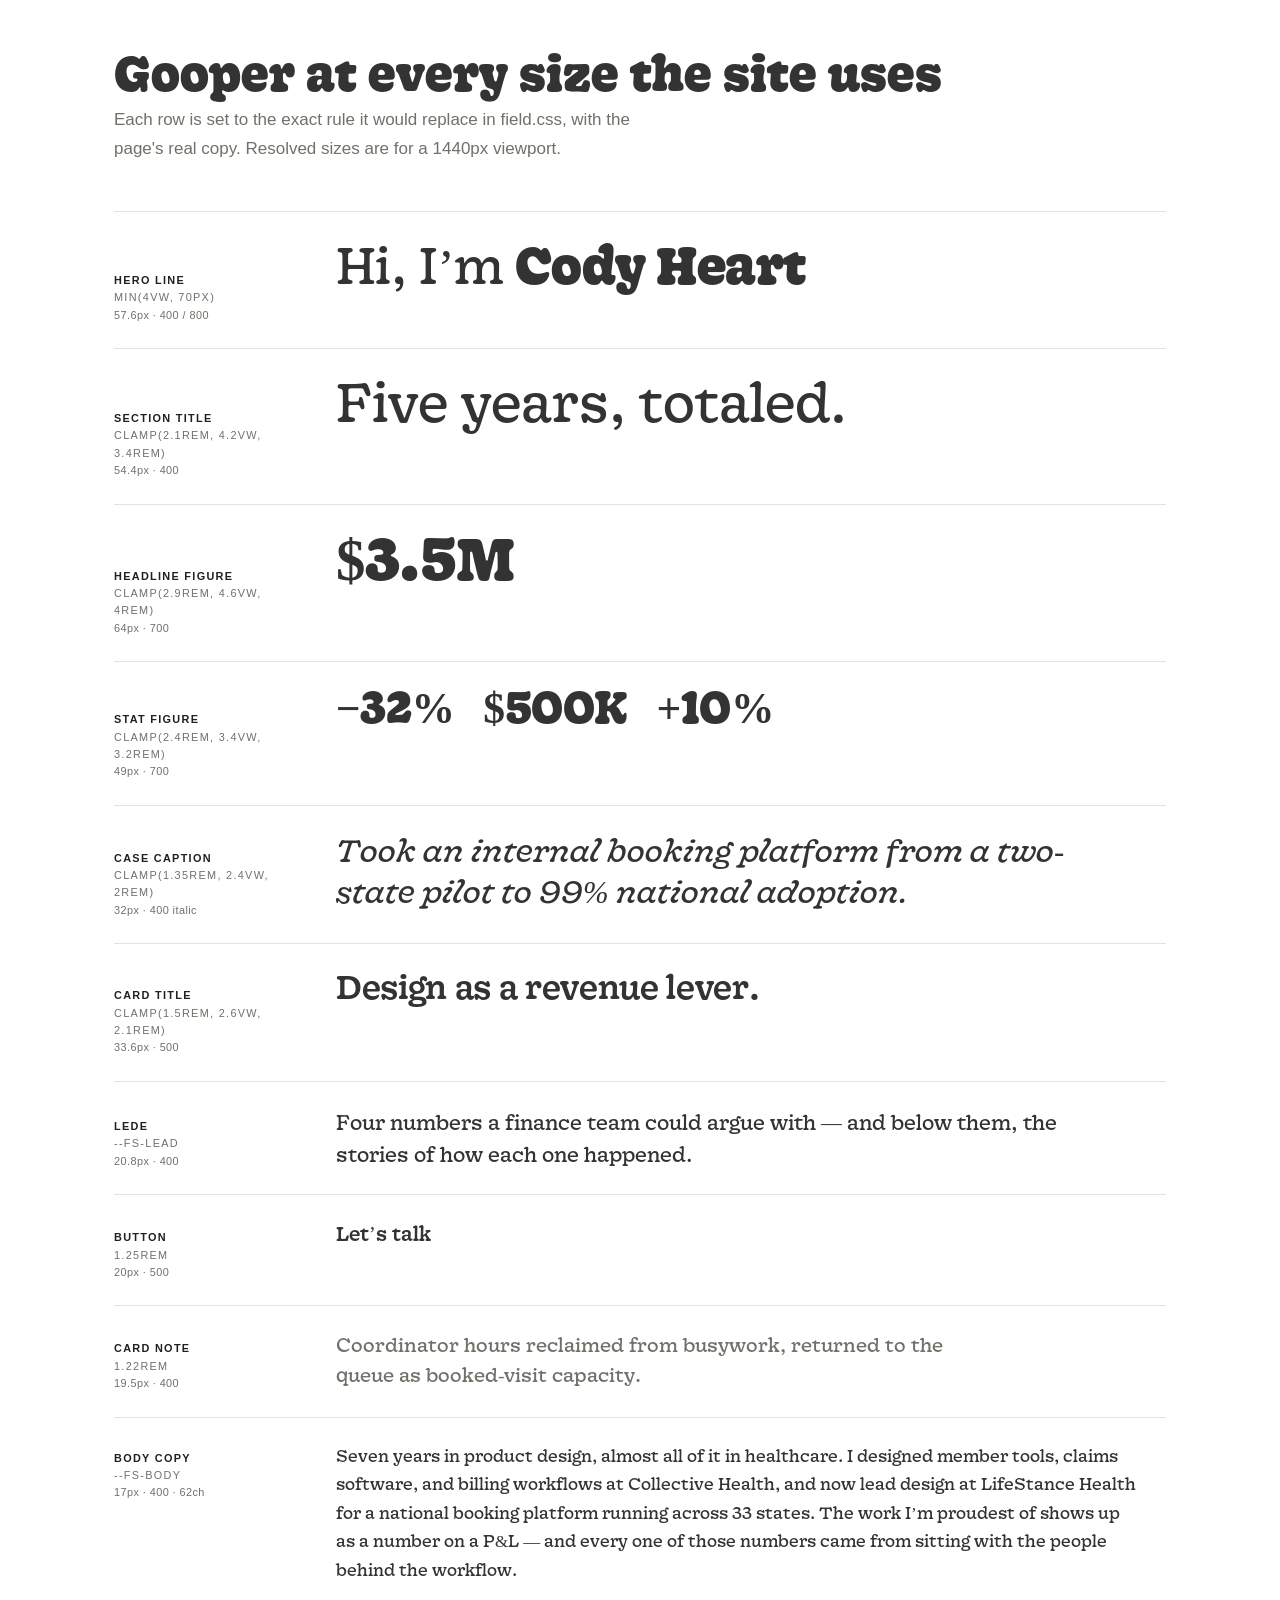
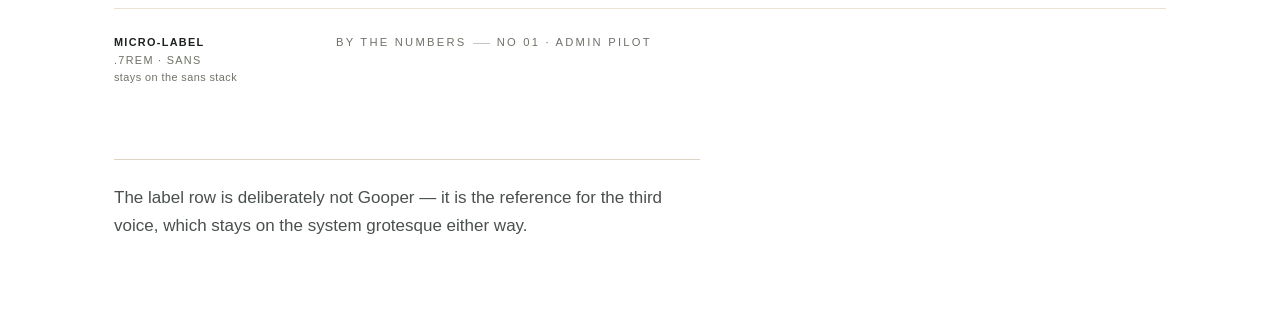
<file: _specimen-gooper.html>
<!DOCTYPE html>
<html lang="en">
<head>
<meta charset="UTF-8">
<meta name="viewport" content="width=device-width, initial-scale=1">
<title>Gooper — specimen at site sizes</title>
<link rel="stylesheet" href="css/field.css?v=105">
<style>
/* Every cut the site's type scale would actually ask for. */
@font-face { font-family:'GooperSpec'; src:url('assets/fonts/Gooper7-Regular-Trial.otf') format('opentype'); font-weight:400; font-style:normal; }
@font-face { font-family:'GooperSpec'; src:url('assets/fonts/Gooper7-RegularItalic-Trial.otf') format('opentype'); font-weight:400; font-style:italic; }
@font-face { font-family:'GooperSpec'; src:url('assets/fonts/Gooper7-Medium-Trial.otf') format('opentype'); font-weight:500; font-style:normal; }
@font-face { font-family:'GooperSpec'; src:url('assets/fonts/Gooper7-Bold-Trial.otf') format('opentype'); font-weight:700; font-style:normal; }
@font-face { font-family:'GooperSpec'; src:url('assets/fonts/Gooper7-Black-Trial.otf') format('opentype'); font-weight:800; font-style:normal; }

body { background: #fff; padding: 3rem 0 6rem; }
.spec { max-width: 1180px; margin-inline: auto; padding-inline: clamp(1.25rem, 5vw, 4rem); }
.spec__head { margin-bottom: 3rem; }
.spec__head h1 {
  font-family: 'GooperSpec'; font-weight: 800; font-size: 3rem;
  color: #333; margin: 0 0 .5rem;
}
.spec__head p { font-size: 1.0625rem; color: var(--muted); margin: 0; max-width: 60ch; }

.row {
  display: grid;
  grid-template-columns: 190px minmax(0, 1fr);
  gap: 2rem;
  padding: 1.5rem 0;
  border-top: 1px solid var(--rule-soft);
  align-items: baseline;
}
.row__meta {
  font-family: var(--font-label);
  font-size: .68rem; font-weight: 500; letter-spacing: .12em;
  text-transform: uppercase; color: var(--muted);
  line-height: 1.6;
}
.row__meta b { display: block; color: var(--ink); font-weight: 600; }
.row__meta span { display: block; text-transform: none; letter-spacing: .04em; }

/* Each sample mirrors the real rule it is standing in for. */
.g { font-family: 'GooperSpec'; color: #333333; margin: 0; }

.s-hero    { font-size: min(4vw, 70px); font-weight: 400; line-height: 1.1; letter-spacing: -.01em; }
.s-hero b  { font-weight: 800; }
.s-title   { font-size: clamp(2.1rem, 4.2vw, 3.4rem); font-weight: 400; line-height: 1.05; }
.s-fighero { font-size: clamp(2.9rem, 4.6vw, 4rem); font-weight: 700; line-height: 1; letter-spacing: -.01em; }
.s-fig     { font-size: clamp(2.4rem, 3.4vw, 3.2rem); font-weight: 700; line-height: 1; letter-spacing: -.01em; }
.s-cap     { font-size: clamp(1.35rem, 2.4vw, 2rem); font-weight: 400; font-style: italic; line-height: 1.35; max-width: 34ch; }
.s-card    { font-size: clamp(1.5rem, 2.6vw, 2.1rem); font-weight: 500; line-height: 1.12; letter-spacing: -.01em; max-width: 22ch; }
.s-lead    { font-size: 1.3rem; font-weight: 400; line-height: 1.55; max-width: 46ch; }
.s-talk    { font-size: 1.25rem; font-weight: 500; line-height: 1.4; }
.s-note    { font-size: 1.22rem; font-weight: 400; line-height: 1.5; max-width: 42ch; color: var(--muted); }
.s-body    { font-size: 1.0625rem; font-weight: 400; line-height: 1.68; max-width: 62ch; }
.s-label   { font-family: var(--font-label); font-size: .7rem; font-weight: 500; letter-spacing: .2em; text-transform: uppercase; color: var(--muted); }

.note {
  margin-top: 3rem; padding-top: 1.5rem; border-top: 1px solid var(--rule);
  font-size: 1.0625rem; color: var(--ink-soft); max-width: 62ch;
}
</style>
</head>
<body class="home">
<div class="spec">

  <header class="spec__head">
    <h1>Gooper at every size the site uses</h1>
    <p>Each row is set to the exact rule it would replace in field.css, with the page's real copy. Resolved sizes are for a 1440px viewport.</p>
  </header>

  <div class="row">
    <div class="row__meta"><b>Hero line</b>min(4vw, 70px)<span>57.6px · 400 / 800</span></div>
    <p class="g s-hero">Hi, I&#8217;m <b>Cody Heart</b></p>
  </div>

  <div class="row">
    <div class="row__meta"><b>Section title</b>clamp(2.1rem, 4.2vw, 3.4rem)<span>54.4px · 400</span></div>
    <p class="g s-title">Five years, totaled.</p>
  </div>

  <div class="row">
    <div class="row__meta"><b>Headline figure</b>clamp(2.9rem, 4.6vw, 4rem)<span>64px · 700</span></div>
    <p class="g s-fighero">$3.5M</p>
  </div>

  <div class="row">
    <div class="row__meta"><b>Stat figure</b>clamp(2.4rem, 3.4vw, 3.2rem)<span>49px · 700</span></div>
    <p class="g s-fig">&#8722;32% &nbsp; $500K &nbsp; +10%</p>
  </div>

  <div class="row">
    <div class="row__meta"><b>Case caption</b>clamp(1.35rem, 2.4vw, 2rem)<span>32px · 400 italic</span></div>
    <p class="g s-cap">Took an internal booking platform from a two-state pilot to 99% national adoption.</p>
  </div>

  <div class="row">
    <div class="row__meta"><b>Card title</b>clamp(1.5rem, 2.6vw, 2.1rem)<span>33.6px · 500</span></div>
    <p class="g s-card">Design as a revenue lever.</p>
  </div>

  <div class="row">
    <div class="row__meta"><b>Lede</b>--fs-lead<span>20.8px · 400</span></div>
    <p class="g s-lead">Four numbers a finance team could argue with &#8212; and below them, the stories of how each one happened.</p>
  </div>

  <div class="row">
    <div class="row__meta"><b>Button</b>1.25rem<span>20px · 500</span></div>
    <p class="g s-talk">Let&#8217;s talk</p>
  </div>

  <div class="row">
    <div class="row__meta"><b>Card note</b>1.22rem<span>19.5px · 400</span></div>
    <p class="g s-note">Coordinator hours reclaimed from busywork, returned to the queue as booked-visit capacity.</p>
  </div>

  <div class="row">
    <div class="row__meta"><b>Body copy</b>--fs-body<span>17px · 400 · 62ch</span></div>
    <p class="g s-body">Seven years in product design, almost all of it in healthcare. I designed member tools, claims software, and billing workflows at Collective Health, and now lead design at LifeStance Health for a national booking platform running across 33 states. The work I&#8217;m proudest of shows up as a number on a P&amp;L &#8212; and every one of those numbers came from sitting with the people behind the workflow.</p>
  </div>

  <div class="row">
    <div class="row__meta"><b>Micro-label</b>.7rem · sans<span>stays on the sans stack</span></div>
    <p class="s-label">By the numbers<span class="sep" aria-hidden="true"></span>No 01 &#183; Admin Pilot</p>
  </div>

  <p class="note">The label row is deliberately not Gooper — it is the reference for the third voice, which stays on the system grotesque either way.</p>

</div>
</body>
</html>
</file>
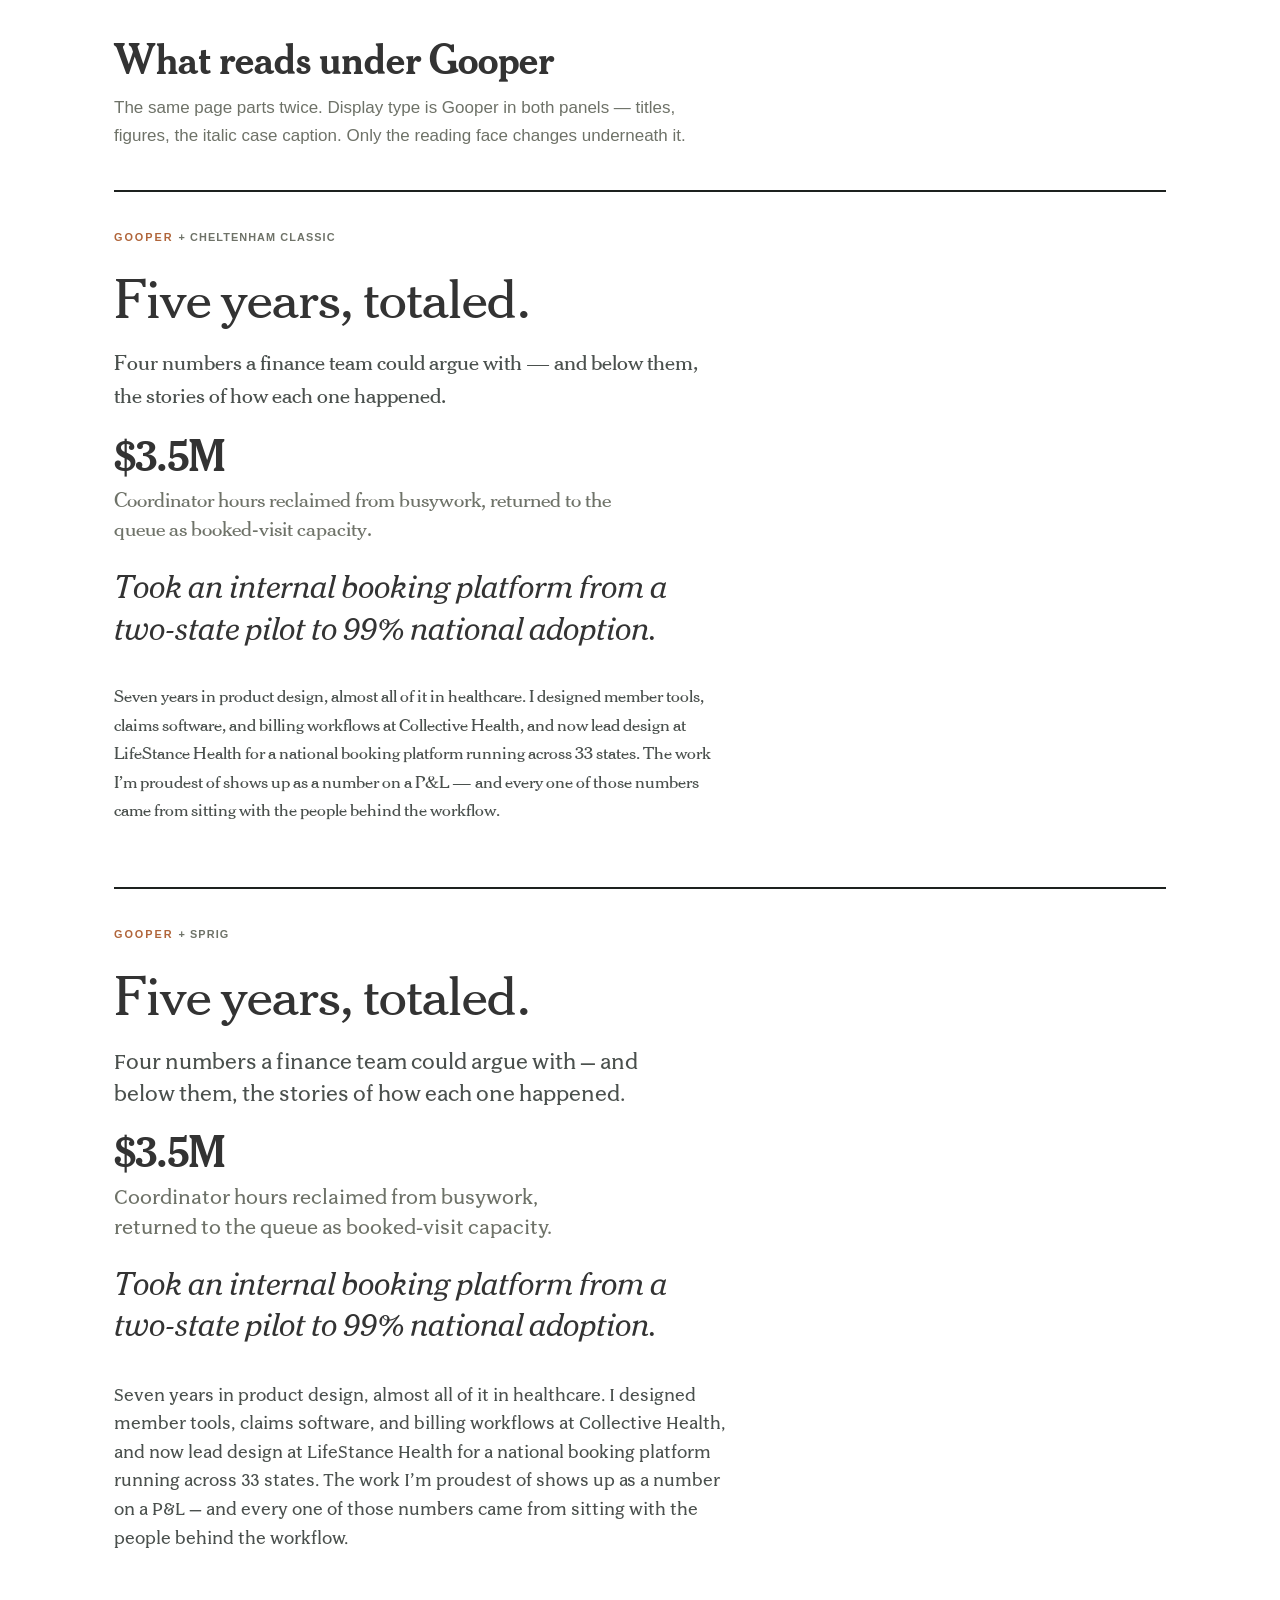
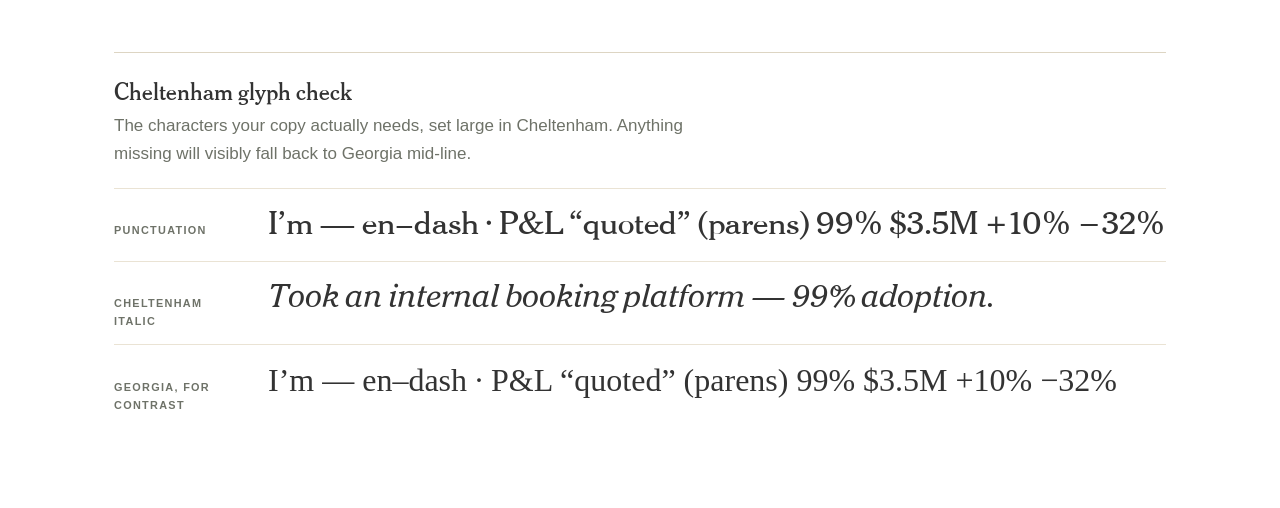
<file: _specimen-pairing.html>
<!DOCTYPE html>
<html lang="en">
<head>
<meta charset="UTF-8">
<meta name="viewport" content="width=device-width, initial-scale=1">
<title>Gooper paired — Cheltenham vs Sprig</title>
<link rel="stylesheet" href="css/field.css?v=105">
<style>
body { background: #fff; padding: 2.5rem 0 5rem; }
.spec { max-width: 1180px; margin-inline: auto; padding-inline: clamp(1.25rem, 5vw, 4rem); }

.spec__head h1 {
  font-family: var(--font-display); font-weight: 800; font-size: 2.6rem;
  color: #333; margin: 0 0 .5rem; line-height: 1.1;
}
.spec__head p { font-size: 1.0625rem; color: var(--muted); margin: 0 0 2.5rem; max-width: 64ch; }

/* Each panel is the same handful of real page parts. Display is
   Gooper in both; only the reading face changes. */
.panel { padding: 2.25rem 0 2.75rem; border-top: 2px solid var(--ink); }
.panel + .panel { margin-top: 1rem; }
.panel__tag {
  font-family: var(--font-label); font-size: .68rem; font-weight: 600;
  letter-spacing: .18em; text-transform: uppercase; color: var(--terracotta);
  margin-bottom: 1.75rem;
}
.panel__tag em { font-style: normal; color: var(--muted); letter-spacing: .1em; }

/* Display — identical in both panels */
.p-title {
  font-family: var(--font-display); font-weight: 400;
  font-size: clamp(2.1rem, 4.2vw, 3.4rem); line-height: 1.05;
  color: #333; margin: 0 0 1.1rem;
}
.p-fig {
  font-family: var(--font-display); font-weight: 700;
  font-size: clamp(2.4rem, 3.4vw, 3.2rem); line-height: 1;
  letter-spacing: -.01em; color: #333; margin: 0 0 .4rem;
}
.p-cap {
  font-family: var(--font-display); font-style: italic; font-weight: 400;
  font-size: clamp(1.35rem, 2.4vw, 2rem); line-height: 1.35;
  color: #333; max-width: 34ch; margin: 0 0 2rem;
}

/* Reading — the variable */
.read-chelt { font-family: 'Cheltenham Classic', Georgia, serif; }
.read-sprig { font-family: 'Sprig', Georgia, serif; }

.p-lead { font-size: 1.3rem; line-height: 1.55; max-width: 46ch; margin: 0 0 1.5rem; color: var(--ink-soft); }
.p-note { font-size: 1.22rem; line-height: 1.5; max-width: 42ch; margin: 0 0 1.5rem; color: var(--muted); }
.p-body { font-size: 1.0625rem; line-height: 1.68; max-width: 62ch; margin: 0; color: var(--ink-soft); }

.glyphs { margin-top: 3.5rem; padding-top: 1.75rem; border-top: 1px solid var(--rule); }
.glyphs h2 {
  font-family: var(--font-display); font-weight: 500; font-size: 1.5rem;
  color: #333; margin: 0 0 .35rem;
}
.glyphs p { font-size: 1.0625rem; color: var(--muted); margin: 0 0 1.25rem; max-width: 64ch; }
.glyphs__row { display: grid; grid-template-columns: 130px minmax(0,1fr); gap: 1.5rem; align-items: baseline; padding: .85rem 0; border-top: 1px solid var(--rule-soft); }
.glyphs__name { font-family: var(--font-label); font-size: .68rem; font-weight: 600; letter-spacing: .12em; text-transform: uppercase; color: var(--muted); }
.glyphs__line { font-size: 2rem; line-height: 1.4; color: #333; }
</style>
</head>
<body class="home">
<div class="spec">

  <header class="spec__head">
    <h1>What reads under Gooper</h1>
    <p>The same page parts twice. Display type is Gooper in both panels — titles, figures, the italic case caption. Only the reading face changes underneath it.</p>
  </header>

  <section class="panel">
    <p class="panel__tag">Gooper <em>+ Cheltenham Classic</em></p>
    <h2 class="p-title">Five years, totaled.</h2>
    <p class="p-lead read-chelt">Four numbers a finance team could argue with &#8212; and below them, the stories of how each one happened.</p>
    <p class="p-fig">$3.5M</p>
    <p class="p-note read-chelt">Coordinator hours reclaimed from busywork, returned to the queue as booked-visit capacity.</p>
    <p class="p-cap">Took an internal booking platform from a two-state pilot to 99% national adoption.</p>
    <p class="p-body read-chelt">Seven years in product design, almost all of it in healthcare. I designed member tools, claims software, and billing workflows at Collective Health, and now lead design at LifeStance Health for a national booking platform running across 33 states. The work I&#8217;m proudest of shows up as a number on a P&amp;L &#8212; and every one of those numbers came from sitting with the people behind the workflow.</p>
  </section>

  <section class="panel">
    <p class="panel__tag">Gooper <em>+ Sprig</em></p>
    <h2 class="p-title">Five years, totaled.</h2>
    <p class="p-lead read-sprig">Four numbers a finance team could argue with &#8212; and below them, the stories of how each one happened.</p>
    <p class="p-fig">$3.5M</p>
    <p class="p-note read-sprig">Coordinator hours reclaimed from busywork, returned to the queue as booked-visit capacity.</p>
    <p class="p-cap">Took an internal booking platform from a two-state pilot to 99% national adoption.</p>
    <p class="p-body read-sprig">Seven years in product design, almost all of it in healthcare. I designed member tools, claims software, and billing workflows at Collective Health, and now lead design at LifeStance Health for a national booking platform running across 33 states. The work I&#8217;m proudest of shows up as a number on a P&amp;L &#8212; and every one of those numbers came from sitting with the people behind the workflow.</p>
  </section>

  <section class="glyphs">
    <h2>Cheltenham glyph check</h2>
    <p>The characters your copy actually needs, set large in Cheltenham. Anything missing will visibly fall back to Georgia mid-line.</p>
    <div class="glyphs__row">
      <div class="glyphs__name">Punctuation</div>
      <div class="glyphs__line read-chelt">I&#8217;m &#8212; en&#8211;dash &#183; P&amp;L &#8220;quoted&#8221; (parens) 99% $3.5M +10% &#8722;32%</div>
    </div>
    <div class="glyphs__row">
      <div class="glyphs__name">Cheltenham italic</div>
      <div class="glyphs__line read-chelt" style="font-style:italic">Took an internal booking platform &#8212; 99% adoption.</div>
    </div>
    <div class="glyphs__row">
      <div class="glyphs__name">Georgia, for contrast</div>
      <div class="glyphs__line" style="font-family:Georgia,serif">I&#8217;m &#8212; en&#8211;dash &#183; P&amp;L &#8220;quoted&#8221; (parens) 99% $3.5M +10% &#8722;32%</div>
    </div>
  </section>

</div>
</body>
</html>
</file>
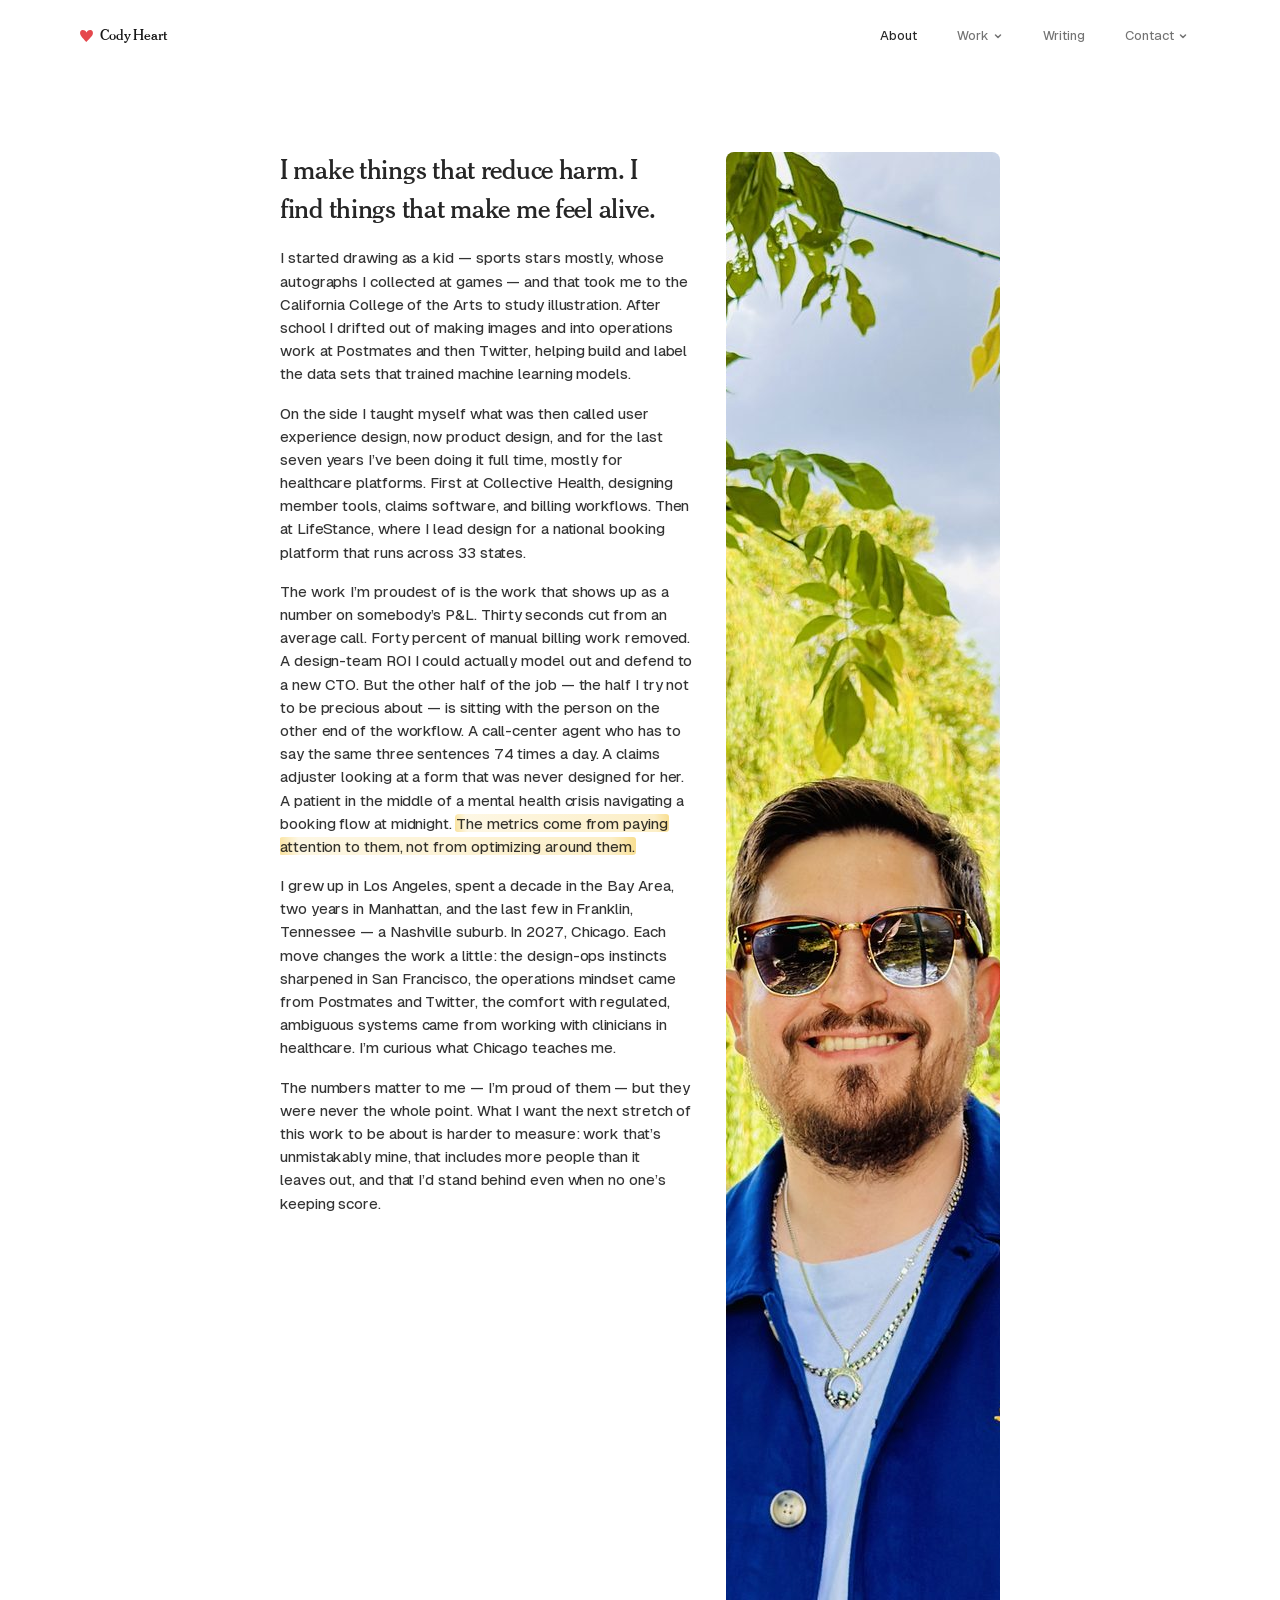
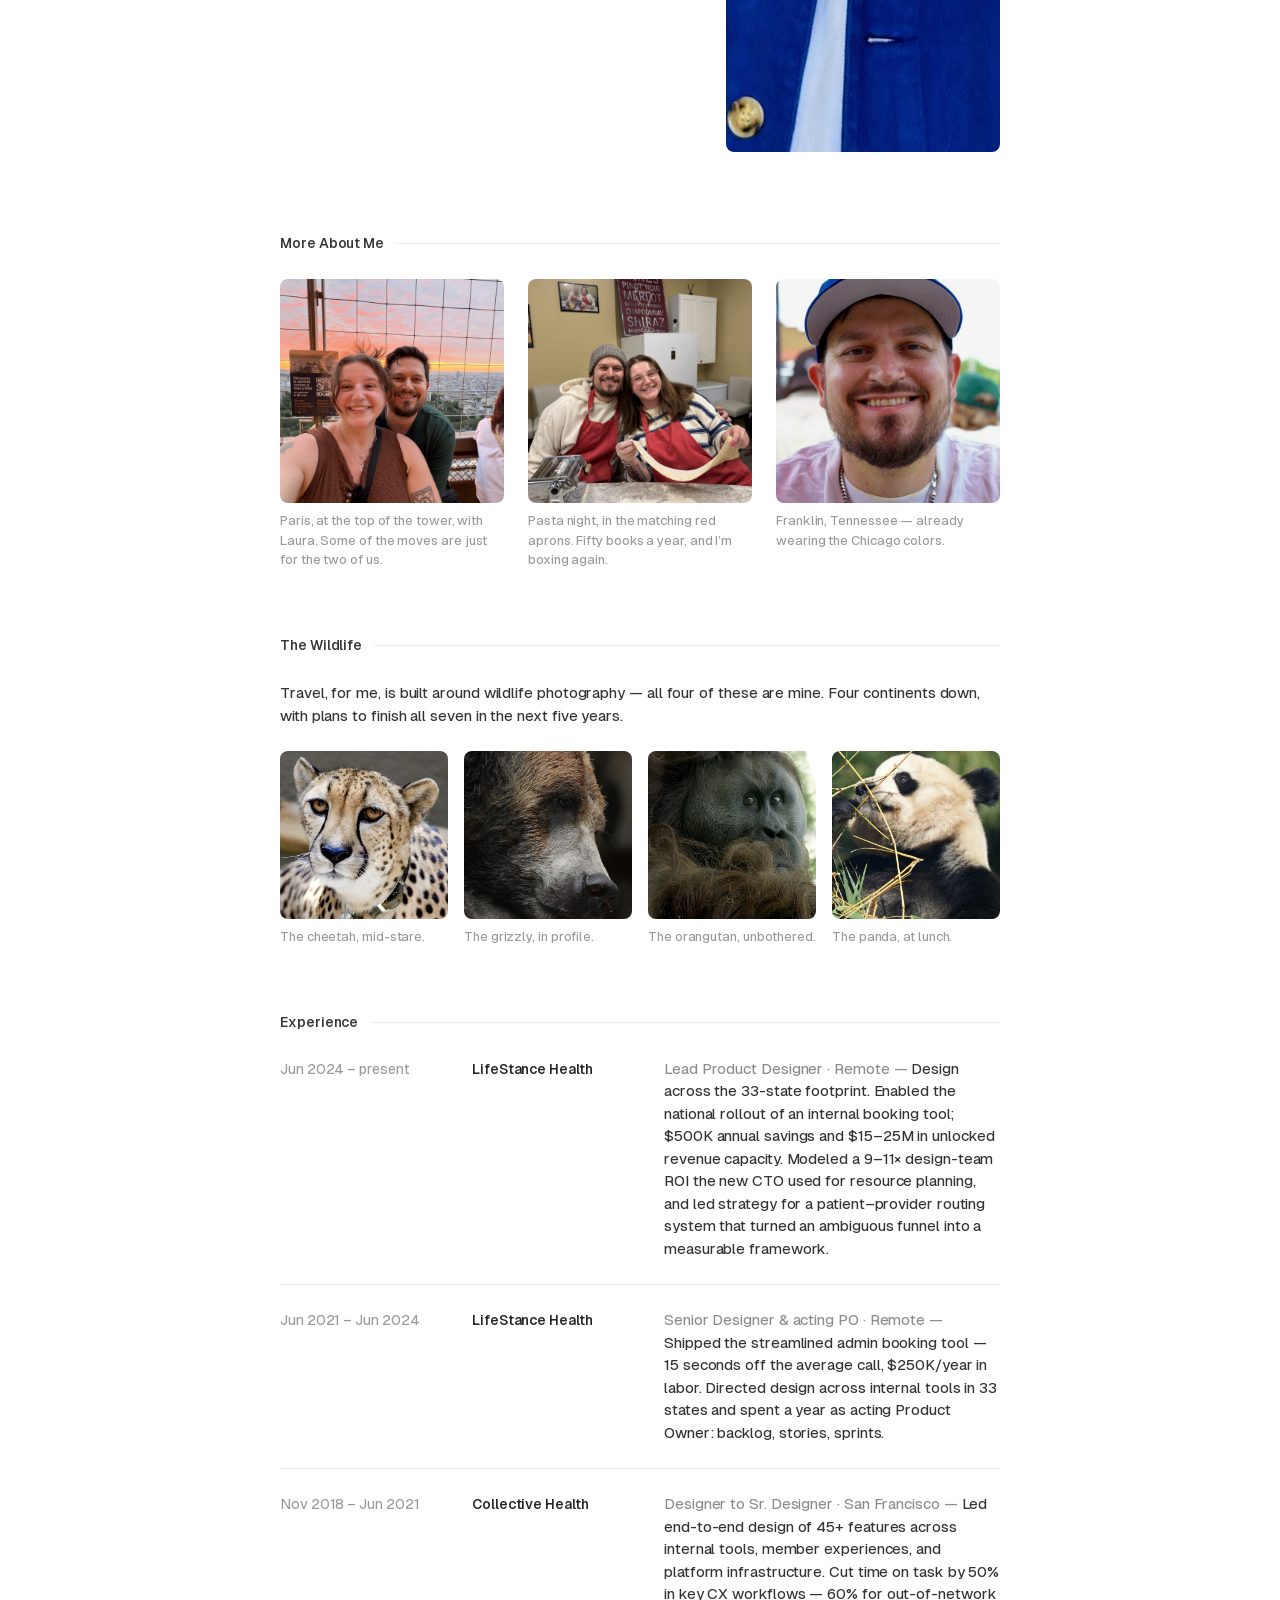
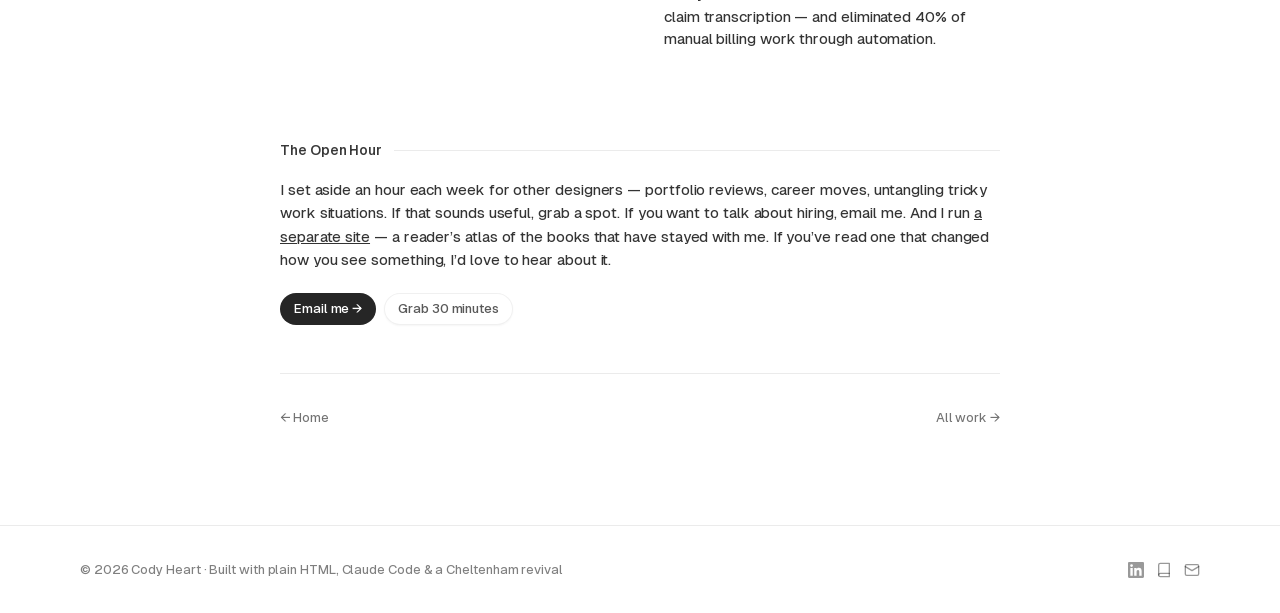
<file: about.html>
<!DOCTYPE html>
<html lang="en">
<head>
<meta charset="UTF-8">
<meta name="viewport" content="width=device-width, initial-scale=1, viewport-fit=cover">
<title>About — Cody Heart</title>
<meta name="description" content="Lead product designer. Seven years in healthcare operations. Franklin, TN → Chicago, IL 2027.">

<!-- Favicon -->
<link rel="icon" type="image/svg+xml" href="/favicon.svg">
<link rel="icon" type="image/png" sizes="32x32" href="/favicon-32.png">
<link rel="icon" type="image/png" sizes="16x16" href="/favicon-16.png">
<link rel="alternate icon" href="/favicon.ico">
<link rel="apple-touch-icon" sizes="180x180" href="/apple-touch-icon.png">

<!-- Open Graph / Rich link preview -->
<meta property="og:type" content="website">
<meta property="og:url" content="https://codyheart.design/about.html">
<meta property="og:title" content="About — Cody Heart">
<meta property="og:description" content="Lead product designer. Seven years in healthcare operations. Franklin, TN → Chicago, IL 2027.">
<meta property="og:image" content="https://codyheart.design/og-image.png">
<meta property="og:image:width" content="1200">
<meta property="og:image:height" content="630">
<meta property="og:image:alt" content="Cody Heart — Lead Product Designer">
<meta property="og:site_name" content="Cody Heart">

<!-- Twitter Card -->
<meta name="twitter:card" content="summary_large_image">
<meta name="twitter:title" content="About — Cody Heart">
<meta name="twitter:description" content="Lead product designer. Seven years in healthcare operations. Franklin, TN → Chicago, IL 2027.">
<meta name="twitter:image" content="https://codyheart.design/og-image.png">

<meta name="theme-color" content="#ffffff">

<link rel="preload" as="font" type="font/woff2" href="assets/fonts/Geist-Variable.woff2" crossorigin>
<link rel="preload" as="font" type="font/woff2" href="assets/fonts/CheltenhamClassicMedium.woff2" crossorigin>
<link rel="stylesheet" href="css/site.css?v=36">
</head>
<body>

<nav class="nav" aria-label="Main navigation">
  <div class="nav__inner">
    <a class="nav__wordmark" href="index.html"><svg width="13" height="12" viewBox="2.462 4.062 19.133 17.838" aria-hidden="true"><path fill="#E5484D" d="M12.1 7.6C13.7 5 15.8 3.7 18 4.15 20.9 4.6 22.1 7.1 21.4 9.9 20.8 12.5 18 15.4 11.7 21.9 5.6 15.4 3.1 12.4 2.6 9.7 2 6.9 3.4 4.6 6 4.2 8.1 3.85 10.5 5 12.1 7.6Z"/></svg><span>Cody Heart</span></a>

    <div class="nav__links">
      <a class="nav__link link-hover" href="about.html" aria-current="page">About</a>

      <div class="nav__drop">
        <button class="nav__link link-hover press-scale" aria-expanded="false" aria-haspopup="true" aria-controls="menu-work">Work<svg class="chev" width="10" height="10" viewBox="0 0 10 10" fill="none" stroke="currentColor" stroke-width="1.5" stroke-linecap="round" stroke-linejoin="round" aria-hidden="true"><path d="M2.5 4L5 6.5L7.5 4"/></svg></button>
        <div class="nav__menu" id="menu-work" role="menu" aria-hidden="true">
          <div class="nav__menu-pad">
            <a class="menu-item" role="menuitem" href="case-studies/tool-consolidation.html">
              <div class="menu-item__tile"><svg class="icon-duo c-orange" viewBox="0 0 24 24" fill="none" aria-hidden="true"><rect class="duo-a" x="0" y="0" width="7" height="7" rx="1.5"/><rect class="duo-a" x="8.5" y="0" width="7" height="7" rx="1.5"/><rect class="duo-a" x="17" y="0" width="7" height="7" rx="1.5"/><rect class="duo-a" x="4.25" y="8.5" width="7" height="7" rx="1.5"/><rect class="duo-a" x="12.75" y="8.5" width="7" height="7" rx="1.5"/><rect class="duo-b" x="4" y="17" width="16" height="7" rx="1.5"/></svg></div>
              <div><span class="menu-item__title">Tool Consolidation</span><span class="menu-item__desc">50+ regional tools, to six jobs</span></div>
            </a>
            <a class="menu-item" role="menuitem" href="case-studies/matching-tool.html">
              <div class="menu-item__tile"><svg class="icon-duo c-blue" viewBox="0 0 24 24" fill="none" aria-hidden="true"><circle class="duo-a" cx="4" cy="4" r="3"/><circle class="duo-a" cx="12" cy="4" r="3"/><circle class="duo-a" cx="20" cy="4" r="3"/><circle class="duo-a" cx="4" cy="12" r="3"/><circle class="duo-a" cx="12" cy="12" r="3"/><circle class="duo-a" cx="20" cy="12" r="3"/><circle class="duo-a" cx="4" cy="20" r="3"/><circle class="duo-a" cx="12" cy="20" r="3"/><circle class="duo-b" cx="19" cy="19" r="5"/></svg></div>
              <div><span class="menu-item__title">Matching Tool</span><span class="menu-item__desc">Two-state pilot to 100% national</span></div>
            </a>
            <a class="menu-item" role="menuitem" href="case-studies/matching-logic.html">
              <div class="menu-item__tile"><svg class="icon-duo c-purple" viewBox="0 0 24 24" fill="none" aria-hidden="true"><path class="duo-a" d="M12 0a12 12 0 1 0 0 24 12 12 0 0 0 0-24Zm0 5a7 7 0 1 1 0 14 7 7 0 0 1 0-14Z"/><circle class="duo-b" cx="12" cy="12" r="4"/></svg></div>
              <div><span class="menu-item__title">Care Matching</span><span class="menu-item__desc">A measurable four-gate funnel</span></div>
            </a>
            <a class="menu-item menu-item--all" role="menuitem" href="work.html"><span>All six, and the experience</span><span aria-hidden="true">&#8594;</span></a>
          </div>
        </div>
      </div>

      <a class="nav__link link-hover" href="writing/design-as-a-revenue-lever.html">Writing</a>

      <div class="nav__drop">
        <button class="nav__link link-hover press-scale" aria-expanded="false" aria-haspopup="true" aria-controls="menu-contact">Contact<svg class="chev" width="10" height="10" viewBox="0 0 10 10" fill="none" stroke="currentColor" stroke-width="1.5" stroke-linecap="round" stroke-linejoin="round" aria-hidden="true"><path d="M2.5 4L5 6.5L7.5 4"/></svg></button>
        <div class="nav__menu" id="menu-contact" role="menu" aria-hidden="true">
          <div class="nav__menu-pad">
            <a class="menu-item" role="menuitem" href="mailto:hello@codyheart.design">
              <div class="menu-item__tile"><svg class="icon-duo c-green" viewBox="0 0 24 24" fill="none" aria-hidden="true"><path class="duo-b" d="M12 12.6 0 5.4V5a3 3 0 0 1 3-3h18a3 3 0 0 1 3 3v.4l-12 7.2Z"/><path class="duo-a" d="M0 8.2 12 15.4 24 8.2V19a3 3 0 0 1-3 3H3a3 3 0 0 1-3-3V8.2Z"/></svg></div>
              <div><span class="menu-item__title">Email</span><span class="menu-item__desc">hello@codyheart.design</span></div>
            </a>
            <a class="menu-item" role="menuitem" target="_blank" rel="noopener noreferrer" href="https://www.linkedin.com/in/codyheart/">
              <div class="menu-item__tile"><svg class="icon-duo c-blue" viewBox="0 0 24 24" fill="none" aria-hidden="true"><rect class="duo-a" x="0" y="8" width="6" height="16"/><circle class="duo-b" cx="3" cy="3" r="3"/><path class="duo-b" d="M6 17a9 9 0 0 1 18 0v7h-6v-7a3 3 0 0 0-6 0v7H6v-7Z"/></svg></div>
              <div><span class="menu-item__title">LinkedIn</span><span class="menu-item__desc">Let&#8217;s connect</span></div>
            </a>
            <a class="menu-item" role="menuitem" target="_blank" rel="noopener noreferrer" href="https://calendly.com/codynheart/30min">
              <div class="menu-item__tile"><svg class="icon-duo c-purple" viewBox="0 0 24 24" fill="none" aria-hidden="true"><rect class="duo-a" x="0" y="4" width="24" height="20" rx="2"/><path class="duo-b" d="M0 6a2 2 0 0 1 2-2h20a2 2 0 0 1 2 2v4H0V6Z"/><rect class="duo-b" x="4" y="0" width="3" height="6" rx="1.5"/><rect class="duo-b" x="17" y="0" width="3" height="6" rx="1.5"/><circle class="duo-b" cx="12" cy="17" r="3"/></svg></div>
              <div><span class="menu-item__title">Calendly</span><span class="menu-item__desc">Grab 30 minutes</span></div>
            </a>
            <a class="menu-item" role="menuitem" target="_blank" rel="noopener noreferrer" href="https://drive.google.com/file/d/1DNg6jHae1uTtqSoy8dUVyaRoVnSJ9kkv/view?usp=sharing">
              <div class="menu-item__tile"><svg class="icon-duo c-pink" viewBox="0 0 24 24" fill="none" aria-hidden="true"><path class="duo-a" d="M4 0h11l5 5v19H4V0Z"/><path class="duo-b" d="M15 0l5 5h-5V0Z"/><rect class="duo-b" x="8" y="10" width="8" height="2" rx="1"/><rect class="duo-b" x="8" y="15" width="8" height="2" rx="1"/></svg></div>
              <div><span class="menu-item__title">Resume</span><span class="menu-item__desc">View the PDF</span></div>
            </a>
          </div>
        </div>
      </div>
    </div>

    <div class="nav__burger-wrap">
      <button class="nav__burger" aria-expanded="false" aria-label="Open menu"><span></span><span></span></button>
    </div>
  </div>
</nav>

<div class="mobile-menu" role="dialog" aria-modal="true" aria-label="Navigation menu">
  <div class="mobile-menu__inner">
    <a class="mobile-menu__link" href="about.html">About</a>
    <a class="mobile-menu__link" href="writing/design-as-a-revenue-lever.html">Writing</a>

    <div class="mobile-menu__section">
      <p class="mobile-menu__label">Work</p>
      <div class="mobile-menu__list">
        <a class="mobile-menu__item" href="case-studies/tool-consolidation.html">
          <div class="menu-item__tile"><svg class="icon-duo is-colored c-orange" viewBox="0 0 24 24" fill="none" aria-hidden="true"><rect class="duo-a" x="0" y="0" width="7" height="7" rx="1.5"/><rect class="duo-a" x="8.5" y="0" width="7" height="7" rx="1.5"/><rect class="duo-a" x="17" y="0" width="7" height="7" rx="1.5"/><rect class="duo-a" x="4.25" y="8.5" width="7" height="7" rx="1.5"/><rect class="duo-a" x="12.75" y="8.5" width="7" height="7" rx="1.5"/><rect class="duo-b" x="4" y="17" width="16" height="7" rx="1.5"/></svg></div>
          <div><span class="menu-item__title">Tool Consolidation</span><span class="menu-item__desc">50+ regional tools, to six jobs</span></div>
        </a>
        <a class="mobile-menu__item" href="case-studies/matching-tool.html">
          <div class="menu-item__tile"><svg class="icon-duo is-colored c-blue" viewBox="0 0 24 24" fill="none" aria-hidden="true"><circle class="duo-a" cx="4" cy="4" r="3"/><circle class="duo-a" cx="12" cy="4" r="3"/><circle class="duo-a" cx="20" cy="4" r="3"/><circle class="duo-a" cx="4" cy="12" r="3"/><circle class="duo-a" cx="12" cy="12" r="3"/><circle class="duo-a" cx="20" cy="12" r="3"/><circle class="duo-a" cx="4" cy="20" r="3"/><circle class="duo-a" cx="12" cy="20" r="3"/><circle class="duo-b" cx="19" cy="19" r="5"/></svg></div>
          <div><span class="menu-item__title">Matching Tool</span><span class="menu-item__desc">Two-state pilot to 100% national</span></div>
        </a>
        <a class="mobile-menu__item" href="case-studies/matching-logic.html">
          <div class="menu-item__tile"><svg class="icon-duo is-colored c-purple" viewBox="0 0 24 24" fill="none" aria-hidden="true"><path class="duo-a" d="M12 0a12 12 0 1 0 0 24 12 12 0 0 0 0-24Zm0 5a7 7 0 1 1 0 14 7 7 0 0 1 0-14Z"/><circle class="duo-b" cx="12" cy="12" r="4"/></svg></div>
          <div><span class="menu-item__title">Care Matching</span><span class="menu-item__desc">A measurable four-gate funnel</span></div>
        </a>
        <a class="mobile-menu__item" href="case-studies/claims.html">
          <div class="menu-item__tile"><svg class="icon-duo is-colored c-green" viewBox="0 0 24 24" fill="none" aria-hidden="true"><rect class="duo-a" x="0" y="0" width="10" height="24" rx="2"/><rect class="duo-b" x="12" y="0" width="12" height="24" rx="2"/></svg></div>
          <div><span class="menu-item__title">Claims</span><span class="menu-item__desc">60% less time per claim</span></div>
        </a>
        <a class="mobile-menu__item" href="case-studies/billing.html">
          <div class="menu-item__tile"><svg class="icon-duo is-colored c-teal" viewBox="0 0 24 24" fill="none" aria-hidden="true"><rect class="duo-a" x="2" y="11" width="20" height="2"/><circle class="duo-a" cx="4" cy="12" r="4"/><circle class="duo-a" cx="12" cy="12" r="4"/><circle class="duo-b" cx="20" cy="12" r="4"/></svg></div>
          <div><span class="menu-item__title">Billing</span><span class="menu-item__desc">The invisible half, automated</span></div>
        </a>
        <a class="mobile-menu__item" href="case-studies/design-roi.html">
          <div class="menu-item__tile"><svg class="icon-duo is-colored c-pink" viewBox="0 0 24 24" fill="none" aria-hidden="true"><rect class="duo-a" x="1" y="14" width="5" height="10" rx="1"/><rect class="duo-a" x="9.5" y="9" width="5" height="15" rx="1"/><rect class="duo-b" x="18" y="2" width="5" height="22" rx="1"/></svg></div>
          <div><span class="menu-item__title">Design ROI</span><span class="menu-item__desc">Design as a revenue lever</span></div>
        </a>
      </div>
    </div>

    <div class="mobile-menu__section">
      <p class="mobile-menu__label">Contact</p>
      <div class="mobile-menu__list">
        <a class="mobile-menu__item" href="mailto:hello@codyheart.design">
          <div class="menu-item__tile"><svg class="icon-duo is-colored c-green" viewBox="0 0 24 24" fill="none" aria-hidden="true"><path class="duo-b" d="M12 12.6 0 5.4V5a3 3 0 0 1 3-3h18a3 3 0 0 1 3 3v.4l-12 7.2Z"/><path class="duo-a" d="M0 8.2 12 15.4 24 8.2V19a3 3 0 0 1-3 3H3a3 3 0 0 1-3-3V8.2Z"/></svg></div>
          <div><span class="menu-item__title">Email</span><span class="menu-item__desc">hello@codyheart.design</span></div>
        </a>
        <a class="mobile-menu__item" target="_blank" rel="noopener noreferrer" href="https://www.linkedin.com/in/codyheart/">
          <div class="menu-item__tile"><svg class="icon-duo is-colored c-blue" viewBox="0 0 24 24" fill="none" aria-hidden="true"><rect class="duo-a" x="0" y="8" width="6" height="16"/><circle class="duo-b" cx="3" cy="3" r="3"/><path class="duo-b" d="M6 17a9 9 0 0 1 18 0v7h-6v-7a3 3 0 0 0-6 0v7H6v-7Z"/></svg></div>
          <div><span class="menu-item__title">LinkedIn</span><span class="menu-item__desc">Let&#8217;s connect</span></div>
        </a>
        <a class="mobile-menu__item" target="_blank" rel="noopener noreferrer" href="https://calendly.com/codynheart/30min">
          <div class="menu-item__tile"><svg class="icon-duo is-colored c-purple" viewBox="0 0 24 24" fill="none" aria-hidden="true"><rect class="duo-a" x="0" y="4" width="24" height="20" rx="2"/><path class="duo-b" d="M0 6a2 2 0 0 1 2-2h20a2 2 0 0 1 2 2v4H0V6Z"/><rect class="duo-b" x="4" y="0" width="3" height="6" rx="1.5"/><rect class="duo-b" x="17" y="0" width="3" height="6" rx="1.5"/><circle class="duo-b" cx="12" cy="17" r="3"/></svg></div>
          <div><span class="menu-item__title">Calendly</span><span class="menu-item__desc">Grab 30 minutes</span></div>
        </a>
        <a class="mobile-menu__item" target="_blank" rel="noopener noreferrer" href="https://drive.google.com/file/d/1DNg6jHae1uTtqSoy8dUVyaRoVnSJ9kkv/view?usp=sharing">
          <div class="menu-item__tile"><svg class="icon-duo is-colored c-pink" viewBox="0 0 24 24" fill="none" aria-hidden="true"><path class="duo-a" d="M4 0h11l5 5v19H4V0Z"/><path class="duo-b" d="M15 0l5 5h-5V0Z"/><rect class="duo-b" x="8" y="10" width="8" height="2" rx="1"/><rect class="duo-b" x="8" y="15" width="8" height="2" rx="1"/></svg></div>
          <div><span class="menu-item__title">Resume</span><span class="menu-item__desc">View the PDF</span></div>
        </a>
      </div>
    </div>
  </div>
</div>

<main class="article">

  <!-- ============================================================
       THE LONGER STORY — headshot floated into the opening
       statement, the way a good museum label sits inside a wall.
       ============================================================ -->
  <section class="about-hero">
    <img class="about-hero__photo" src="assets/self/me-monet.web.jpg" alt="Cody Heart in Monet&#8217;s garden at Giverny" width="1200" height="1600">
    <h1>I make things that reduce harm. I find things that make me feel alive.</h1>
    <img class="about-hero__photo--mobile" src="assets/self/me-monet.web.jpg" alt="Cody Heart in Monet&#8217;s garden at Giverny" width="1200" height="1600">
    <p>I started drawing as a kid &#8212; sports stars mostly, whose autographs I collected at games &#8212; and that took me to the California College of the Arts to study illustration. After school I drifted out of making images and into operations work at Postmates and then Twitter, helping build and label the data sets that trained machine learning models.</p>
    <p>On the side I taught myself what was then called user experience design, now product design, and for the last seven years I&#8217;ve been doing it full time, mostly for healthcare platforms. First at Collective Health, designing member tools, claims software, and billing workflows. Then at LifeStance, where I lead design for a national booking platform that runs across 33 states.</p>
    <p>The work I&#8217;m proudest of is the work that shows up as a number on somebody&#8217;s P&amp;L. Thirty seconds cut from an average call. Forty percent of manual billing work removed. A design-team ROI I could actually model out and defend to a new CTO. But the other half of the job &#8212; the half I try not to be precious about &#8212; is sitting with the person on the other end of the workflow. A call-center agent who has to say the same three sentences 74 times a day. A claims adjuster looking at a form that was never designed for her. A patient in the middle of a mental health crisis navigating a booking flow at midnight. <span class="highlight highlight-yellow">The metrics come from paying attention to them, not from optimizing around them.</span></p>
    <p>I grew up in Los Angeles, spent a decade in the Bay Area, two years in Manhattan, and the last few in Franklin, Tennessee &#8212; a Nashville suburb. In 2027, Chicago. Each move changes the work a little: the design-ops instincts sharpened in San Francisco, the operations mindset came from Postmates and Twitter, the comfort with regulated, ambiguous systems came from working with clinicians in healthcare. I&#8217;m curious what Chicago teaches me.</p>
    <p>The numbers matter to me &#8212; I&#8217;m proud of them &#8212; but they were never the whole point. What I want the next stretch of this work to be about is harder to measure: work that&#8217;s unmistakably mine, that includes more people than it leaves out, and that I&#8217;d stand behind even when no one&#8217;s keeping score.</p>
  </section>

  <!-- ============================================================
       MORE ABOUT ME — three squares, the life outside the work.
       ============================================================ -->
  <section class="cs-section">
    <div class="section-label" style="margin-bottom:24px"><span>More About Me</span></div>
    <div class="photo-grid">
      <figure>
        <div class="photo-frame"><img src="assets/self/me-eiffel.web.jpg" alt="Cody and Laura at the top of the Eiffel Tower at sunset" loading="lazy" decoding="async"></div>
        <figcaption>Paris, at the top of the tower, with Laura. Some of the moves are just for the two of us.</figcaption>
      </figure>
      <figure>
        <div class="photo-frame"><img src="assets/self/me-cooking.web.jpg" alt="Cody and Laura making fresh pasta in matching red aprons" loading="lazy" decoding="async"></div>
        <figcaption>Pasta night, in the matching red aprons. Fifty books a year, and I&#8217;m boxing again.</figcaption>
      </figure>
      <figure>
        <div class="photo-frame"><img src="assets/self/me-nashville.web.jpg" alt="Cody outdoors in a Chicago Cubs cap" loading="lazy" decoding="async"></div>
        <figcaption>Franklin, Tennessee &#8212; already wearing the Chicago colors.</figcaption>
      </figure>
    </div>
  </section>

  <!-- ============================================================
       THE WILDLIFE — travel built around a camera. All four mine.
       ============================================================ -->
  <section class="cs-section">
    <div class="section-label" style="margin-bottom:24px"><span>The Wildlife</span></div>
    <div class="cs-flow" style="margin-bottom:24px">
      <p>Travel, for me, is built around wildlife photography &#8212; all four of these are mine. Four continents down, with plans to finish all seven in the next five years.</p>
    </div>
    <div class="photo-grid photo-grid--4">
      <figure>
        <div class="photo-frame"><img src="assets/photography/web/cheetah.webp" alt="A cheetah looking straight into the lens" loading="lazy" decoding="async"></div>
        <figcaption>The cheetah, mid-stare.</figcaption>
      </figure>
      <figure>
        <div class="photo-frame"><img src="assets/photography/web/grizzly.webp" alt="A grizzly bear in profile" loading="lazy" decoding="async"></div>
        <figcaption>The grizzly, in profile.</figcaption>
      </figure>
      <figure>
        <div class="photo-frame"><img src="assets/photography/web/orangutan-3.webp" alt="An orangutan gazing out from its shaggy coat" loading="lazy" decoding="async"></div>
        <figcaption>The orangutan, unbothered.</figcaption>
      </figure>
      <figure>
        <div class="photo-frame"><img src="assets/photography/web/panda.webp" alt="A giant panda eating bamboo" loading="lazy" decoding="async"></div>
        <figcaption>The panda, at lunch.</figcaption>
      </figure>
    </div>
  </section>

  <!-- ============================================================
       EXPERIENCE — the resume, as quiet rows.
       ============================================================ -->
  <section class="cs-section">
    <div class="section-label" style="margin-bottom:24px"><span>Experience</span></div>
    <div class="rows">
      <div class="row">
        <span class="row__span">Jun 2024 &#8211; present</span>
        <span class="row__org">LifeStance Health</span>
        <p class="row__body"><span class="row__role">Lead Product Designer &#183; Remote &#8212;</span> Design across the 33-state footprint. Enabled the national rollout of an internal booking tool; $500K annual savings and $15&#8211;25M in unlocked revenue capacity. Modeled a 9&#8211;11&#215; design-team ROI the new CTO used for resource planning, and led strategy for a patient&#8211;provider routing system that turned an ambiguous funnel into a measurable framework.</p>
      </div>
      <div class="row">
        <span class="row__span">Jun 2021 &#8211; Jun 2024</span>
        <span class="row__org">LifeStance Health</span>
        <p class="row__body"><span class="row__role">Senior Designer &amp; acting PO &#183; Remote &#8212;</span> Shipped the streamlined admin booking tool &#8212; 15 seconds off the average call, $250K/year in labor. Directed design across internal tools in 33 states and spent a year as acting Product Owner: backlog, stories, sprints.</p>
      </div>
      <div class="row">
        <span class="row__span">Nov 2018 &#8211; Jun 2021</span>
        <span class="row__org">Collective Health</span>
        <p class="row__body"><span class="row__role">Designer to Sr. Designer &#183; San Francisco &#8212;</span> Led end-to-end design of 45+ features across internal tools, member experiences, and platform infrastructure. Cut time on task by 50% in key CX workflows &#8212; 60% for out-of-network claim transcription &#8212; and eliminated 40% of manual billing work through automation.</p>
      </div>
    </div>
  </section>

  <!-- ============================================================
       THE OPEN HOUR — a standing offer to other designers.
       ============================================================ -->
  <section class="cs-section">
    <div class="section-label" style="margin-bottom:16px"><span>The Open Hour</span></div>
    <div class="cs-flow">
      <p>I set aside an hour each week for other designers &#8212; portfolio reviews, career moves, untangling tricky work situations. If that sounds useful, grab a spot. If you want to talk about hiring, email me. And I run <a class="text-link" style="text-decoration:underline" href="https://codynheart.com" target="_blank" rel="noopener">a separate site</a> &#8212; a reader&#8217;s atlas of the books that have stayed with me. If you&#8217;ve read one that changed how you see something, I&#8217;d love to hear about it.</p>
      <div class="gate__actions" style="justify-content:flex-start;margin-top:8px">
        <a class="btn btn--primary" href="mailto:hello@codyheart.design?subject=Hello">Email me &#8594;</a>
        <a class="btn" href="https://calendly.com/codynheart/30min" target="_blank" rel="noopener">Grab 30 minutes</a>
      </div>
    </div>
  </section>

  <footer class="cs-footnav">
    <a class="link-hover press-scale" href="index.html">&#8592; Home</a>
    <a class="link-hover press-scale" href="work.html">All work &#8594;</a>
  </footer>
</main>

<footer class="footer">
  <div class="footer__inner">
    <p>&#169; 2026 Cody Heart &#183; Built with plain HTML, <a class="text-link" target="_blank" rel="noopener noreferrer" href="https://claude.ai/code">Claude Code</a> &amp; a Cheltenham revival</p>
    <div class="footer__social">
      <a target="_blank" rel="noopener noreferrer" aria-label="LinkedIn" href="https://www.linkedin.com/in/codyheart/">
        <svg width="16" height="16" viewBox="0 0 24 24" fill="currentColor"><path d="M20.447 20.452h-3.554v-5.569c0-1.328-.027-3.037-1.852-3.037-1.853 0-2.136 1.445-2.136 2.939v5.667H9.351V9h3.414v1.561h.046c.477-.9 1.637-1.85 3.37-1.85 3.601 0 4.267 2.37 4.267 5.455v6.286zM5.337 7.433a2.062 2.062 0 01-2.063-2.065 2.064 2.064 0 112.063 2.065zm1.782 13.019H3.555V9h3.564v11.452zM22.225 0H1.771C.792 0 0 .774 0 1.729v20.542C0 23.227.792 24 1.771 24h20.451C23.2 24 24 23.227 24 22.271V1.729C24 .774 23.2 0 22.222 0h.003z"/></svg>
      </a>
      <a target="_blank" rel="noopener noreferrer" aria-label="Goodreads — a reader's atlas" href="https://www.goodreads.com/user/show/164877363-cody-heart">
        <svg width="16" height="16" viewBox="0 0 24 24" fill="none" stroke="currentColor" stroke-width="2" stroke-linecap="round" stroke-linejoin="round"><path d="M4 19.5A2.5 2.5 0 0 1 6.5 17H20"/><path d="M6.5 2H20v20H6.5A2.5 2.5 0 0 1 4 19.5v-15A2.5 2.5 0 0 1 6.5 2z"/></svg>
      </a>
      <a aria-label="Email" href="mailto:hello@codyheart.design">
        <svg width="16" height="16" viewBox="0 0 24 24" fill="none" stroke="currentColor" stroke-width="2" stroke-linecap="round" stroke-linejoin="round"><rect x="2" y="4" width="20" height="16" rx="2"/><path d="m22 7-10 6L2 7"/></svg>
      </a>
    </div>
  </div>
</footer>

<script src="js/site.js?v=15" defer></script>
</body>
</html>
</file>
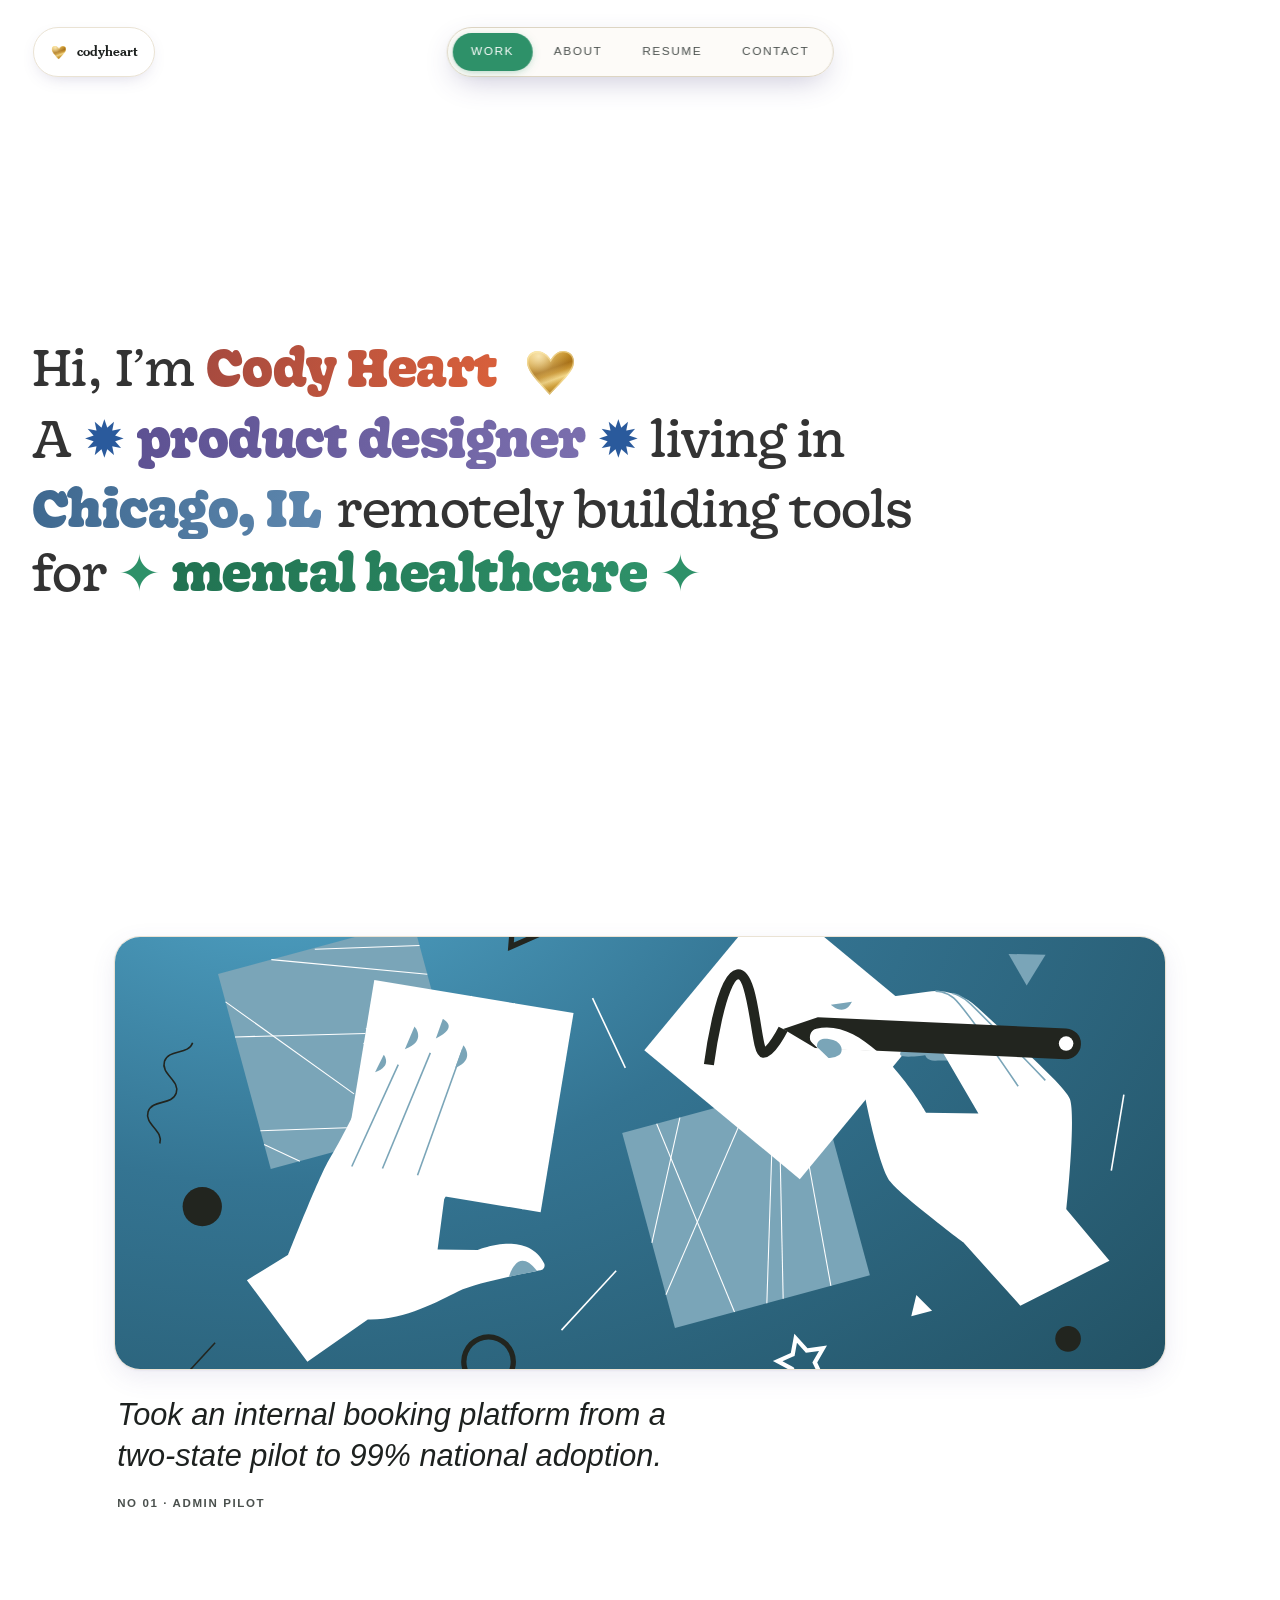
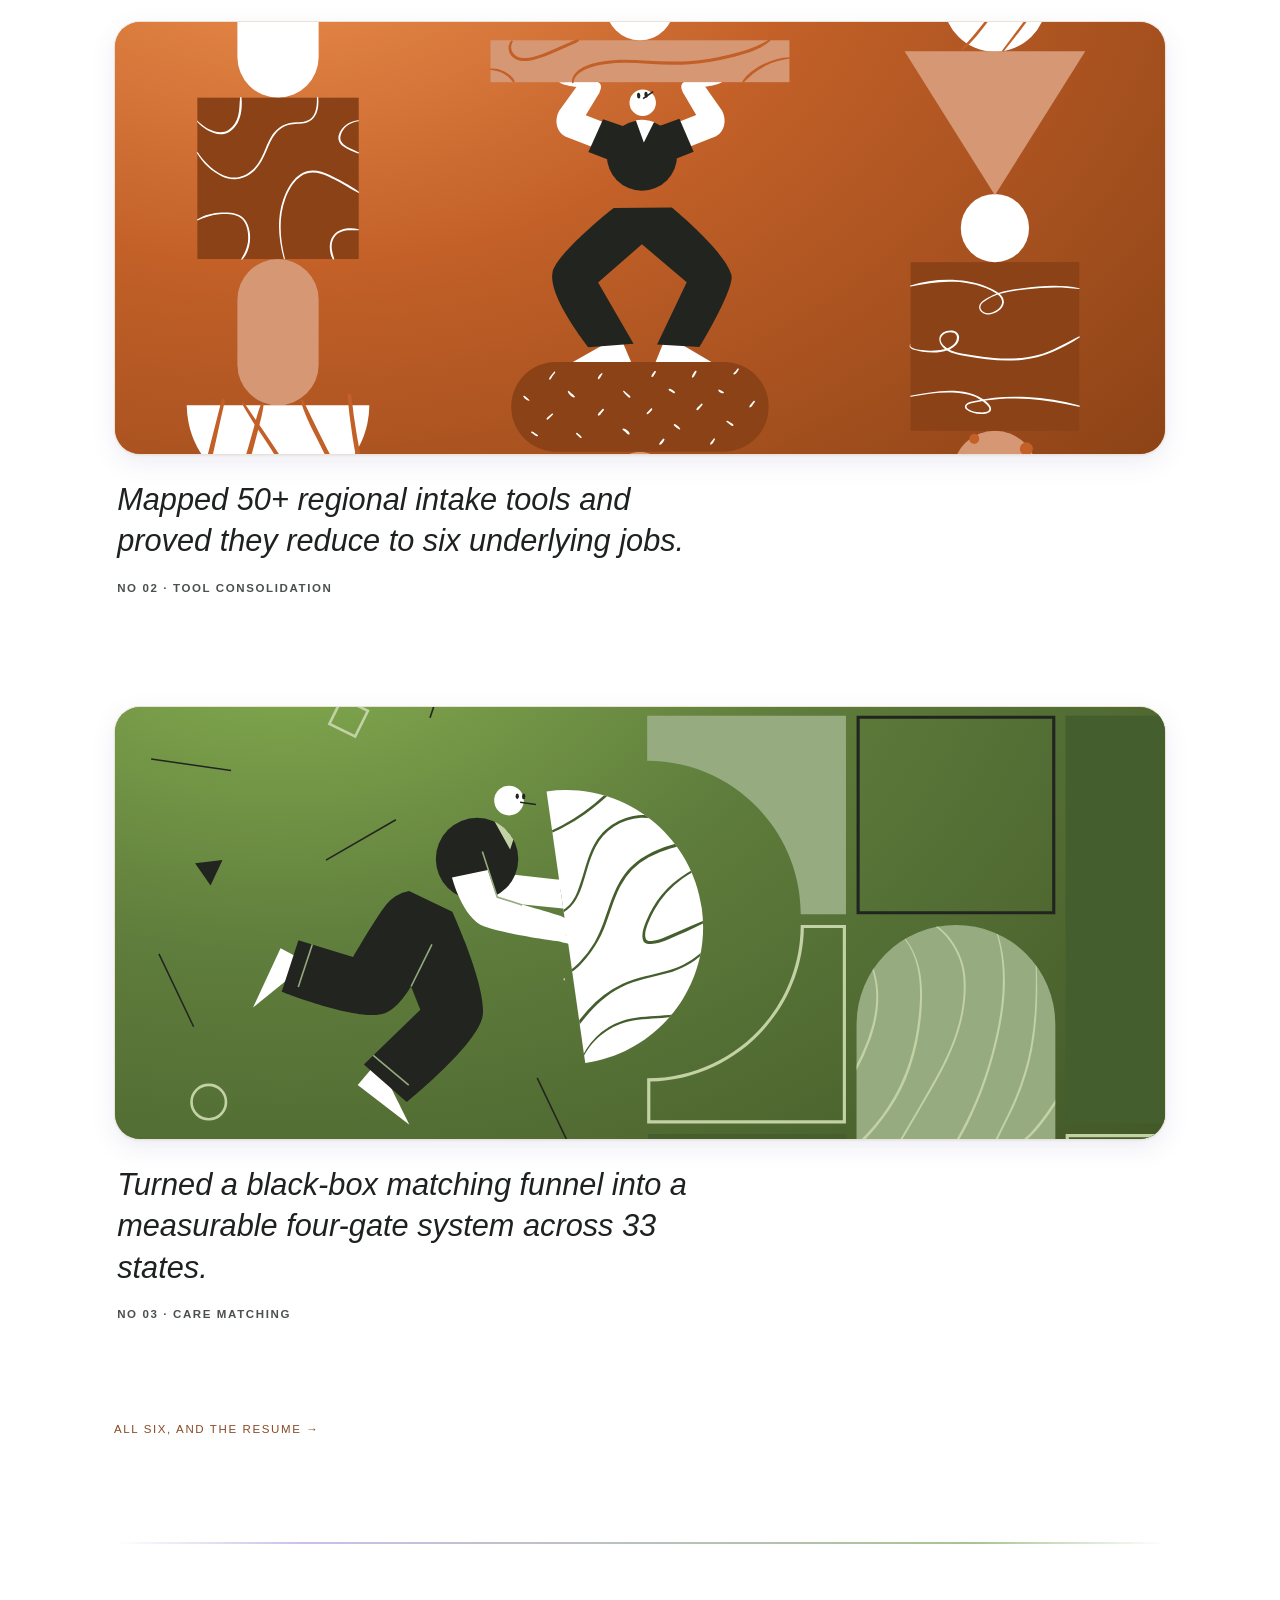
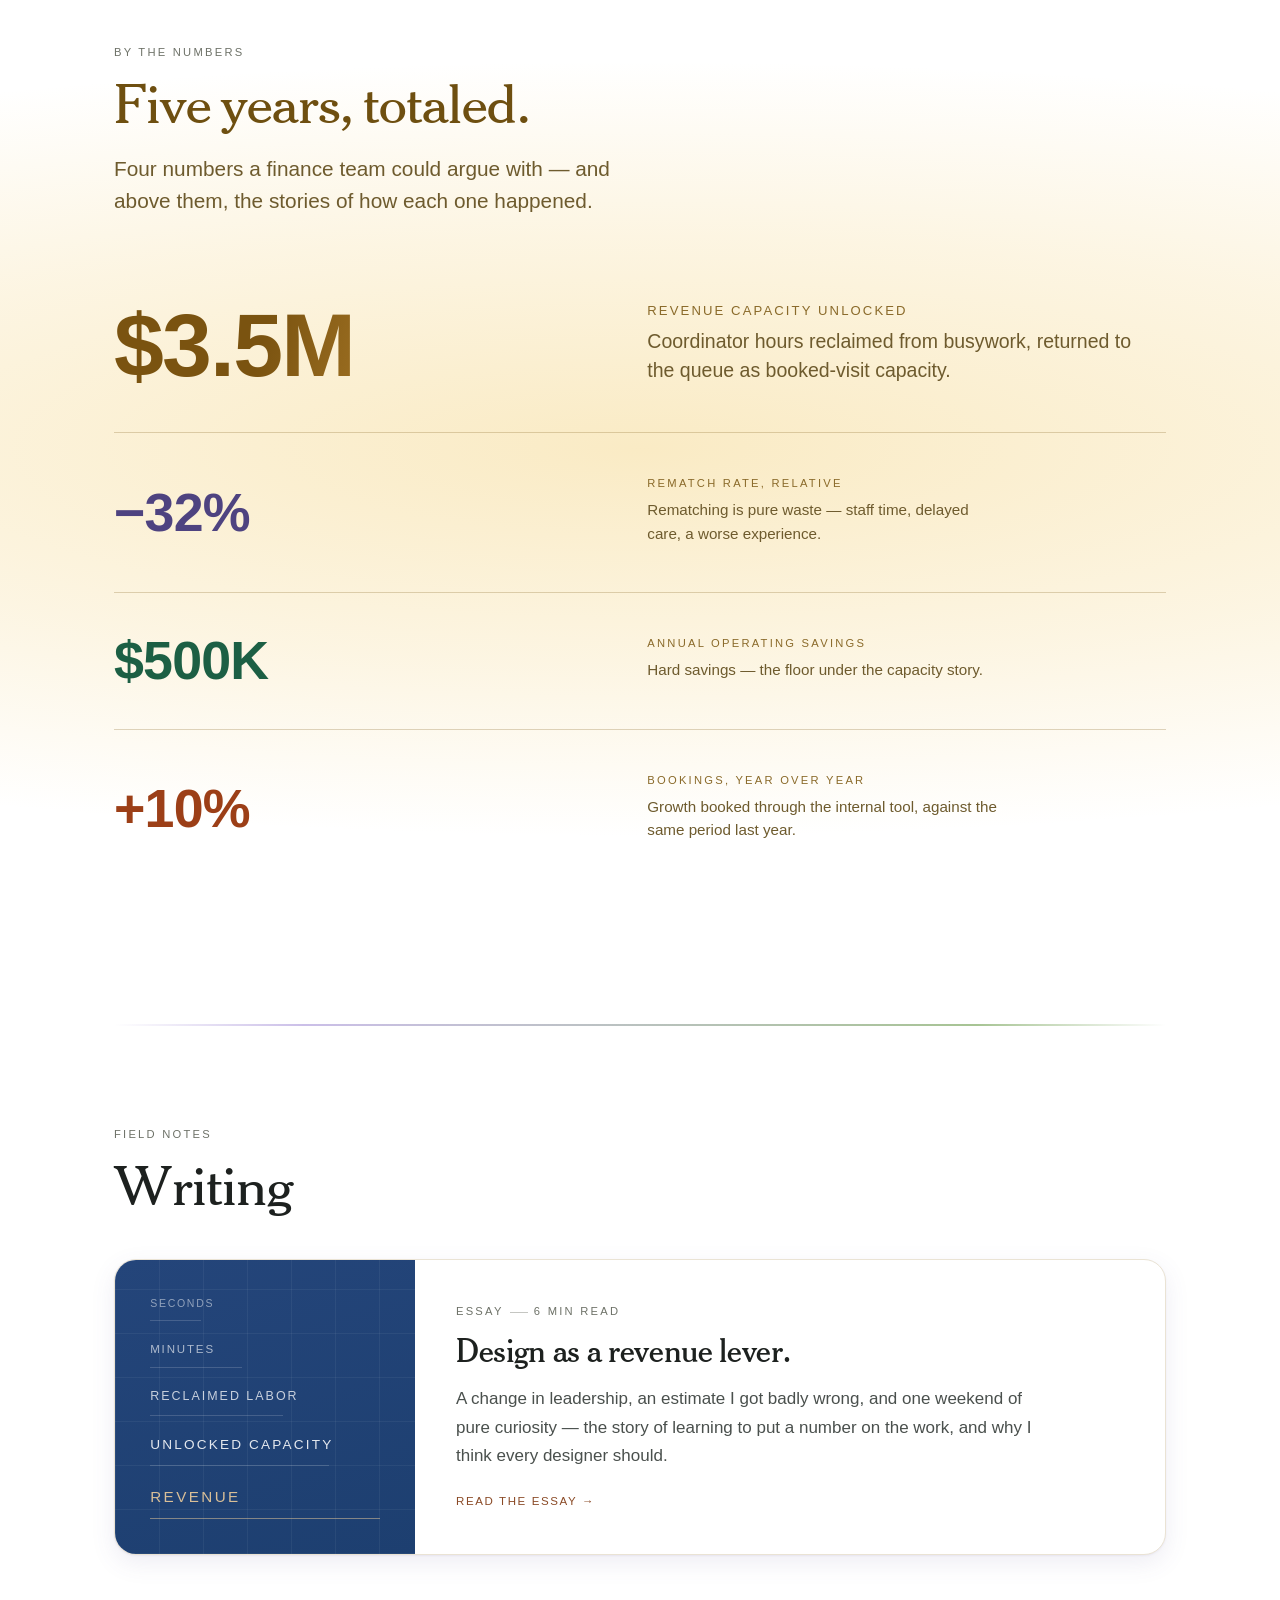
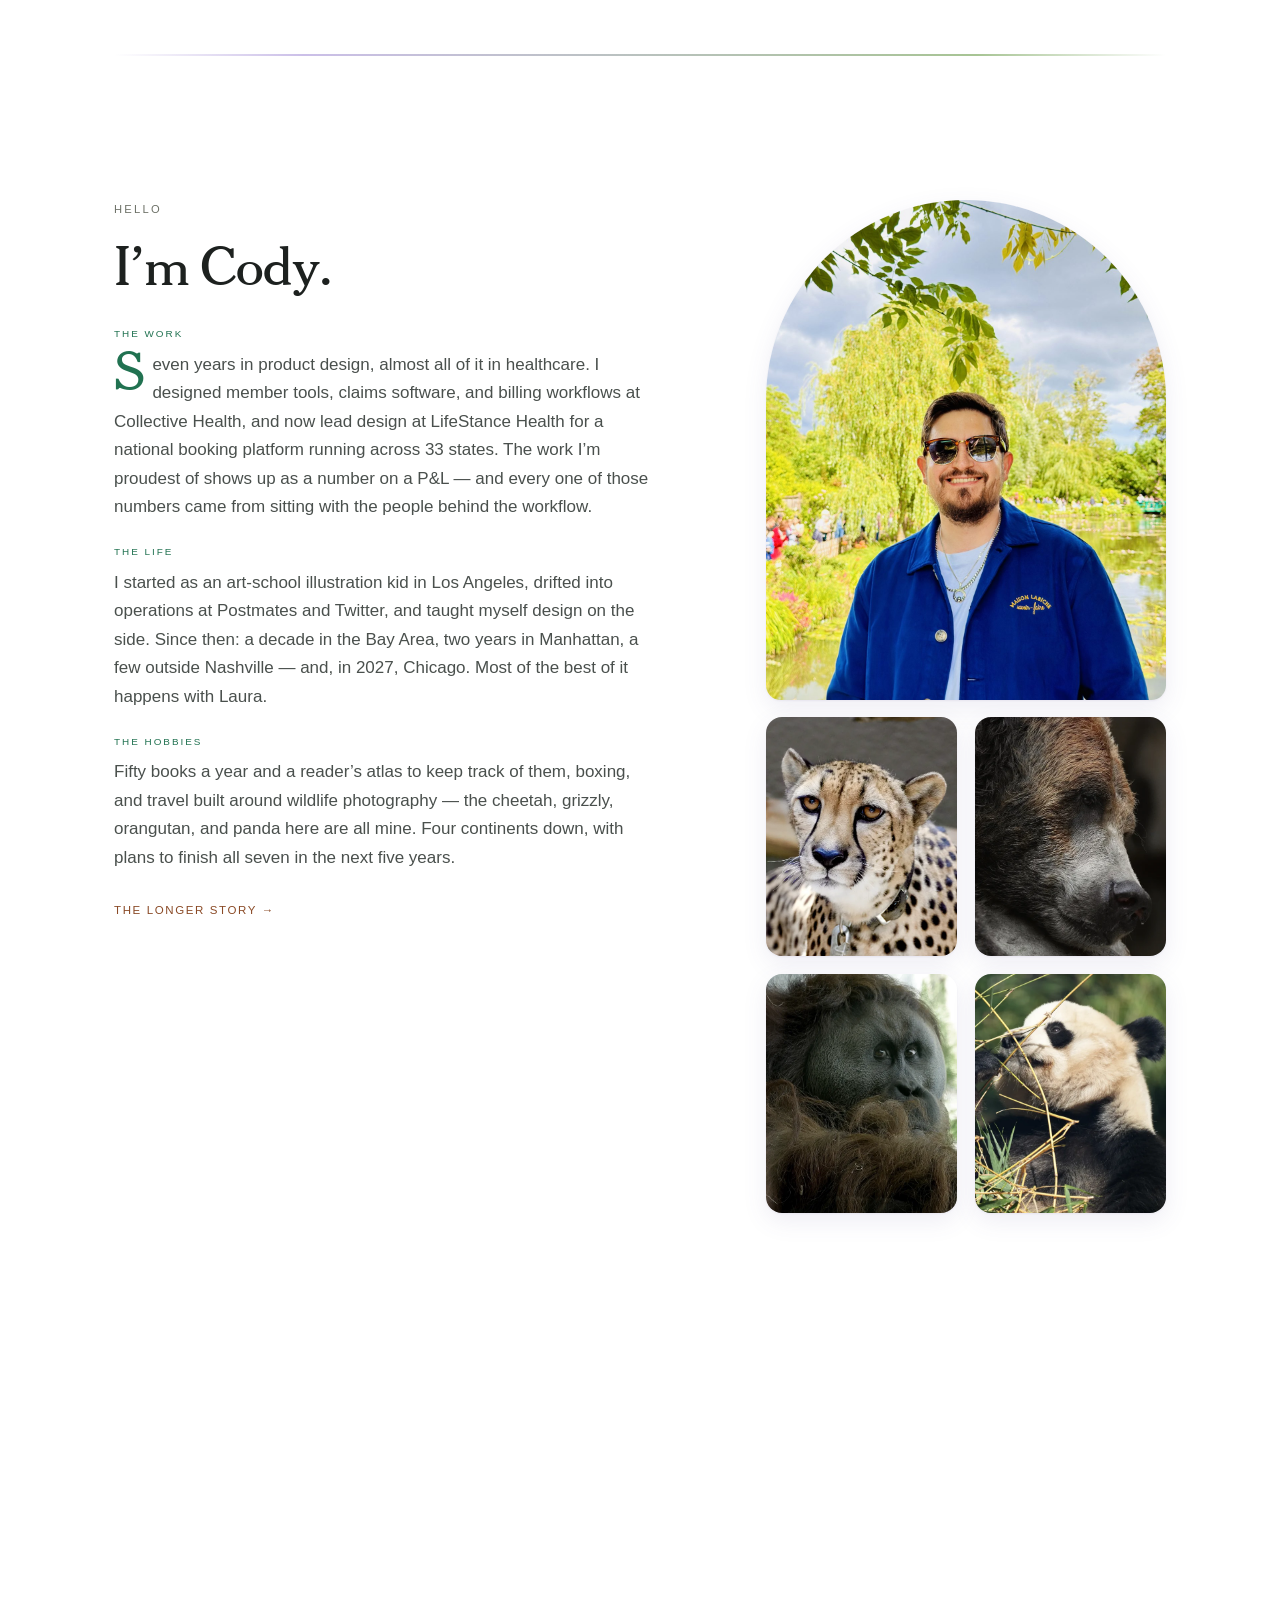
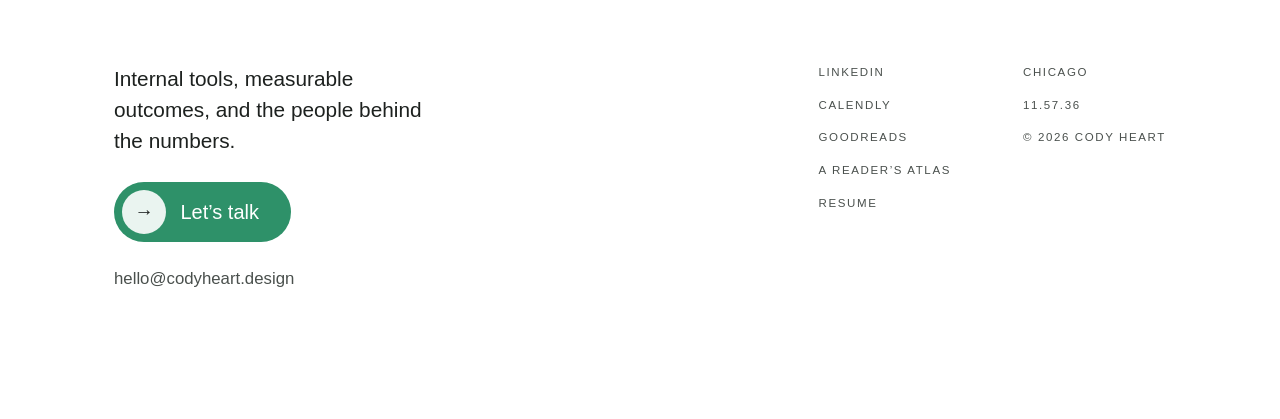
<file: index-d-hero-gooper.html>
<!DOCTYPE html>
<html lang="en">
<head>
<meta charset="UTF-8">
<meta name="viewport" content="width=device-width, initial-scale=1">
<title>Cody Heart — Lead Product Designer</title>
<meta name="description" content="Cody Heart is a lead product designer in Chicago, working remote on internal tools, measurable outcomes, and the people behind the numbers.">

<!-- Favicon -->
<link rel="icon" type="image/svg+xml" href="/favicon.svg">
<link rel="icon" type="image/png" sizes="32x32" href="/favicon-32.png">
<link rel="icon" type="image/png" sizes="16x16" href="/favicon-16.png">
<link rel="alternate icon" href="/favicon.ico">
<link rel="apple-touch-icon" sizes="180x180" href="/apple-touch-icon.png">

<!-- Open Graph / Rich link preview -->
<meta property="og:type" content="website">
<meta property="og:url" content="https://codyheart.design/">
<meta property="og:title" content="Cody Heart — Lead Product Designer">
<meta property="og:description" content="Lead product designer in Chicago. Internal tools, measurable outcomes, and the people behind the numbers.">
<meta property="og:image" content="https://codyheart.design/og-image.png">
<meta property="og:image:width" content="1200">
<meta property="og:image:height" content="630">
<meta property="og:image:alt" content="Cody Heart — Lead Product Designer">
<meta property="og:site_name" content="Cody Heart">

<!-- Twitter Card -->
<meta name="twitter:card" content="summary_large_image">
<meta name="twitter:title" content="Cody Heart — Lead Product Designer">
<meta name="twitter:description" content="Lead product designer in Chicago. Internal tools, measurable outcomes, and the people behind the numbers.">
<meta name="twitter:image" content="https://codyheart.design/og-image.png">

<meta name="theme-color" content="#F6F2E9">

<link rel="preload" as="font" type="font/woff2" href="assets/fonts/FAIRE-Sprig-Trial-Regular.woff2" crossorigin>
<link rel="preload" as="font" type="font/woff2" href="assets/fonts/FAIRE-Sprig-Trial-Medium.woff2" crossorigin>
<link rel="preload" as="font" type="font/woff2" href="assets/fonts/FAIRE-Sprig-Trial-Bold.woff2" crossorigin>
<link rel="stylesheet" href="css/field.css?v=104">

<style>
/* ---------- Gooper — the trial cut ----------
   Same footing as Sprig: these are TRIAL files (OTF, not woff2
   yet), so they are declared here in the variant rather than in
   field.css. If this becomes the direction, convert to woff2
   and move the faces up into the stylesheet with the others.

   Regular for the roman, Black for the four emphasised things.
   No italic cuts: the emphasis is weight now, not slope. */
@font-face {
  font-family: 'Gooper';
  src: url('assets/fonts/Gooper7-Regular-Trial.otf') format('opentype');
  font-weight: 400; font-style: normal; font-display: swap;
}
@font-face {
  font-family: 'Gooper';
  src: url('assets/fonts/Gooper7-Black-Trial.otf') format('opentype');
  font-weight: 800; font-style: normal; font-display: swap;
}
/* Declared but unused — Super is here if 800 isn't enough. */
@font-face {
  font-family: 'Gooper';
  src: url('assets/fonts/Gooper7-Super-Trial.otf') format('opentype');
  font-weight: 900; font-style: normal; font-display: swap;
}

/* ============================================================
   VARIANT D — THE REFERENCE HERO

   The Jessica Hernandez hero rebuilt to spec: her sizing, her
   row structure, her load sequence to the millisecond. Sprig
   carries the type instead of her face, and the words are
   Cody's own sentence rather than hers.

   Measured off the published site:
     .display-heading   4.8em / 400 / lh 1.1 / 8px side padding
     .display-heading._2                       lh 1.2
     ≥1440px            92px
     .display-text-div  flex, align-items center, overflow
                        hidden, .3vw block padding (.4vw ≥1440)
     .italic-display    italic 600
     .container         max-width 1400px, 24px gutters
     marks              4.6vw wide, ~1.2vw left margin

   Load sequence, exactly as her IX2 data defines it:
     init   lines translateY(100%) · bloom translateY(100%)
            scale(0) · spikes scale(0) rotateY(-720deg) ·
            closing marks skew(-45deg, -45deg)
     0ms    line 1 rises      400ms  ease-out
     0ms    bloom rises       400ms  ease-out
     150ms  bloom scales      300ms
     150ms  bloom spins 360   1000ms ease-in-out
     750ms  spikes scale      500ms
     750ms  spikes spin       500ms  outBack
     750ms  line 2 rises      400ms  ease-out
     1500ms line 3 rises      400ms  ease-out
     1650ms line 4 rises      400ms  ease-out
     2250ms line 5 rises      400ms  ease-out
     2400ms closing marks unskew from -45/-45, 500ms

   Built on the individual transform properties (translate /
   rotate / scale) rather than one transform, because that is
   what lets each component carry its own duration, delay and
   easing — which is precisely how her three separate move,
   scale and rotate actions behave.

   Three things are NOT hers: the typeface (Sprig), the words,
   and the marks. Her flower, smiley and sparkle SVGs are her
   artwork, so the bloom is this site's own gold-leaf heart and
   the drop is a typographic glyph. Mark colours come from this
   palette rather than her blue and green.
   ============================================================ */

.hero-intro {
  position: relative;
  /* Hers starts at y=0 because her nav is hidden on load. This
     page has a fixed chip and pill to clear, so the rows begin
     below them. The only sizing figure here that isn't hers. */
  padding-top: clamp(6rem, 11vh, 7.5rem);
  padding-bottom: clamp(3rem, 7vh, 5rem);
}
.hero-container {
  max-width: 1700px;
  margin-inline: auto;
  padding-inline: 24px;
}

/* Each rendered line is a flex row that clips its own contents.
   This is the whole mechanic: the row is the mask. */
.display-text-div {
  display: flex;
  align-items: center;
  padding-top: .3vw;
  padding-bottom: .3vw;
  position: relative;
  overflow: hidden;
  cursor: default;
}
.display-heading {
  font-family: 'Gooper', var(--font-display);
  /* Fluid rather than her fixed 4.8em. The rows are nowrap, so a
     fixed size overflows the moment the window is narrower than
     the longest line — hers does exactly that and simply lets it
     run off. 4.4vw keeps the longest row (about 19.4em of Sprig)
     inside the gutters at every width, and 80px caps it so it
     stops growing on a very wide display. */
  font-size: min(4vw, 70px);
  font-weight: 400;
  line-height: 1.1;
  letter-spacing: -0.01em;
  color: #333333;
  margin: 0;
  padding-inline: 8px;
  position: relative;
  white-space: nowrap;
}
.display-heading._2 { line-height: 1.2; }
.display-em { font-style: normal; font-weight: 800; }

@media screen and (min-width: 1440px) {
  .display-text-div { padding-top: .4vw; padding-bottom: .4vw; }
}
@media screen and (max-width: 900px) {
  .hero-container { padding-inline: var(--gutter); }
}

/* ---------- The marks ----------
   Her flower and smiley sit in the flex row beside the type at
   4.6vw. Same geometry here; different objects. */
.mark-div {
  display: flex;
  align-items: center;
  justify-content: center;
  width: 4.6vw;
  height: auto;
  flex: none;
}
.mark-div--bloom { margin-top: .6vw; margin-left: 1.2vw; }
/* The mark fills its cell the way her .flower-img does — without
   a width the SVG collapses to nothing as a flex item. */
.mark-bloom { display: block; width: 100%; }
.mark-bloom svg { width: 100%; height: auto; }
@media screen and (max-width: 767px) {
  .mark-div--bloom { margin-left: .6vw; }
}

/* The spikes ride inside the heading as inline glyphs, the way
   hers do. Her blue becomes this site's cobalt. */
.text-spike {
  display: inline-block;
  color: var(--cobalt);
  transform-style: preserve-3d;
  /* The marks are pinned off the display face on purpose: a
     15KB trial cut is unlikely to carry dingbats, and per-glyph
     fallback would size them unpredictably against the type. */
  font-family: var(--font-label);
}
/* The closing marks are a different animal in her build: they
   skew rather than spin, unskewing from -45/-45 at 2400ms.
   Her green becomes this site's giverny. */
.text-star {
  display: inline-block;
  color: var(--giverny);
  font-family: var(--font-label);
}

/* ---------- The sequence ----------
   Armed by the head script so nothing is ever hidden without
   scripting, and skipped entirely under reduced motion. */
/* :where() keeps these at a single class of specificity, so the
   settled rules below can outrank them. Written as plain
   `html.js-rise ...` the from-state scores higher than the
   to-state and the type never moves. */
:where(html.js-rise) .line__i    { translate: 0 100%; }
:where(html.js-rise) .mark-bloom { translate: 0 100%; scale: 0; rotate: 0deg; }
:where(html.js-rise) .text-spike { scale: 0; rotate: y -720deg; }
:where(html.js-rise) .text-star  { transform: skew(-45deg, -45deg); }

.line__i { display: block; }

.is-lit .line__i {
  translate: 0 0;
  transition: translate 400ms ease-out var(--d, 0ms);
}
.is-lit .mark-bloom {
  translate: 0 0;
  scale: 1;
  rotate: 360deg;
  transition:
    translate 400ms  ease-out     0ms,
    scale     300ms  ease         150ms,
    rotate    1000ms ease-in-out  150ms;
}
.is-lit .text-spike {
  scale: 1;
  rotate: y 0deg;
  transition:
    scale  500ms ease                              750ms,
    rotate 500ms cubic-bezier(.175,.885,.32,1.275) 750ms;
}
.is-lit .text-star {
  transform: skew(0deg, 0deg);
  transition: transform 500ms ease 2400ms;
}

/* Reduced motion never arms in the first place — the head script
   returns before adding the class — but this makes it certain. */
@media (prefers-reduced-motion: reduce) {
  .line__i, .mark-bloom, .text-spike {
    translate: none !important;
    rotate: none !important;
    scale: none !important;
    transition: none !important;
  }
  .display-text-div { overflow: visible; }
}

/* ---------- The page below ----------
   Unchanged from the other variants: the work, then the totals
   as a sum, then writing, hello, footer. */
.work-tail { padding-top: clamp(1.5rem, 4vh, 2.5rem); }
.totals { padding-top: 0; }
.cs-block:first-of-type {
  padding-top: clamp(1.5rem, 4vh, 2.5rem);
  /* Opts out of the scroll-driven rise, same as the other
     variants: the plate is partly in the opening viewport and
     should not be sitting under a blur while the hero plays. */
  animation: none;
}
</style>

<!-- Arm before first paint, so the type never shows in place and
     then drops behind its mask. Failsafe clears it if the script
     at the foot of the page never runs. -->
<script>
(function () {
  if (window.matchMedia('(prefers-reduced-motion: reduce)').matches) return;
  var html = document.documentElement;
  html.classList.add('js-rise');
  setTimeout(function () { html.classList.remove('js-rise'); }, 4000);
})();
</script>
</head>
<body class="home">

<!-- Wordmark chip top-left, fixed. The gold-leaf heart lives here —
     same gradient recipe as always: metal, foot shadow, gloss, lit
     inner rim. Navigation stays the floating pill. -->
<a class="chip-logo" href="index.html" aria-label="Cody Heart — home">
  <svg viewBox="0 0 24 24" aria-hidden="true"><defs><linearGradient id="gold-leaf" x1=".24" y1="-.05" x2=".62" y2="1"><stop offset="0" stop-color="#FBE6AE"/><stop offset=".13" stop-color="#F0CB66"/><stop offset=".29" stop-color="#D9A63A"/><stop offset=".43" stop-color="#BC8622"/><stop offset=".52" stop-color="#A97219"/><stop offset=".60" stop-color="#C79331"/><stop offset=".69" stop-color="#F2D688"/><stop offset=".78" stop-color="#DDAE46"/><stop offset=".90" stop-color="#C08D28"/><stop offset="1" stop-color="#A87423"/></linearGradient><radialGradient id="gold-gloss" cx=".30" cy=".26" r=".52"><stop offset="0" stop-color="#FFF4CE" stop-opacity=".78"/><stop offset=".55" stop-color="#FFF4CE" stop-opacity=".18"/><stop offset="1" stop-color="#FFF4CE" stop-opacity="0"/></radialGradient><linearGradient id="gold-foot" x1="0" y1=".60" x2="0" y2="1"><stop offset="0" stop-color="#6B4208" stop-opacity="0"/><stop offset="1" stop-color="#6B4208" stop-opacity=".28"/></linearGradient><clipPath id="heart-clip"><path d="M12.1 7.6C13.7 5 15.8 3.7 18 4.15 20.9 4.6 22.1 7.1 21.4 9.9 20.8 12.5 18 15.4 11.7 21.9 5.6 15.4 3.1 12.4 2.6 9.7 2 6.9 3.4 4.6 6 4.2 8.1 3.85 10.5 5 12.1 7.6Z"/></clipPath></defs><g clip-path="url(#heart-clip)"><rect width="24" height="24" fill="url(#gold-leaf)"/><rect width="24" height="24" fill="url(#gold-foot)"/><rect width="24" height="24" fill="url(#gold-gloss)"/><path d="M12.1 7.6C13.7 5 15.8 3.7 18 4.15 20.9 4.6 22.1 7.1 21.4 9.9 20.8 12.5 18 15.4 11.7 21.9 5.6 15.4 3.1 12.4 2.6 9.7 2 6.9 3.4 4.6 6 4.2 8.1 3.85 10.5 5 12.1 7.6Z" fill="none" stroke="#FFEEB4" stroke-opacity=".55" stroke-width="1.1"/></g></svg>
  <span>codyheart</span>
</a>
<nav class="nav" aria-label="Primary">
      <a href="index.html" aria-current="page">Work</a>
      <a href="about.html">About</a>
      <a href="https://drive.google.com/file/d/1DNg6jHae1uTtqSoy8dUVyaRoVnSJ9kkv/view?usp=sharing" target="_blank" rel="noopener">Resume</a>
      <a href="#contact">Contact</a>
    </nav>

<main>
  <!-- ============================================================
       HERO — five stacked rows, each one a mask its line rises
       out of. The bloom rides row 1, the spikes sit inside row 2
       as inline glyphs, the drop falls into row 4.
       ============================================================ -->
  <section class="hero-intro">
    <div class="hero-container">
      <h1 class="visually-hidden">Hi, I&#8217;m Cody Heart. A product designer living in Chicago, IL, building tools for mental healthcare.</h1>

      <div class="display-text-div">
        <p class="display-heading" aria-hidden="true"><span class="line__i">Hi, I&#8217;m <span class="display-em">Cody Heart</span></span></p>
        <div class="mark-div mark-div--bloom" aria-hidden="true">
          <span class="mark-bloom">
            <svg viewBox="0 0 24 24"><defs><linearGradient id="gold-leaf-m" x1=".24" y1="-.05" x2=".62" y2="1"><stop offset="0" stop-color="#FBE6AE"/><stop offset=".13" stop-color="#F0CB66"/><stop offset=".29" stop-color="#D9A63A"/><stop offset=".43" stop-color="#BC8622"/><stop offset=".52" stop-color="#A97219"/><stop offset=".60" stop-color="#C79331"/><stop offset=".69" stop-color="#F2D688"/><stop offset=".78" stop-color="#DDAE46"/><stop offset=".90" stop-color="#C08D28"/><stop offset="1" stop-color="#A87423"/></linearGradient><radialGradient id="gold-gloss-m" cx=".30" cy=".26" r=".52"><stop offset="0" stop-color="#FFF4CE" stop-opacity=".78"/><stop offset=".55" stop-color="#FFF4CE" stop-opacity=".18"/><stop offset="1" stop-color="#FFF4CE" stop-opacity="0"/></radialGradient><linearGradient id="gold-foot-m" x1="0" y1=".60" x2="0" y2="1"><stop offset="0" stop-color="#6B4208" stop-opacity="0"/><stop offset="1" stop-color="#6B4208" stop-opacity=".28"/></linearGradient><clipPath id="heart-clip-m"><path d="M12.1 7.6C13.7 5 15.8 3.7 18 4.15 20.9 4.6 22.1 7.1 21.4 9.9 20.8 12.5 18 15.4 11.7 21.9 5.6 15.4 3.1 12.4 2.6 9.7 2 6.9 3.4 4.6 6 4.2 8.1 3.85 10.5 5 12.1 7.6Z"/></clipPath></defs><g clip-path="url(#heart-clip-m)"><rect width="24" height="24" fill="url(#gold-leaf-m)"/><rect width="24" height="24" fill="url(#gold-foot-m)"/><rect width="24" height="24" fill="url(#gold-gloss-m)"/><path d="M12.1 7.6C13.7 5 15.8 3.7 18 4.15 20.9 4.6 22.1 7.1 21.4 9.9 20.8 12.5 18 15.4 11.7 21.9 5.6 15.4 3.1 12.4 2.6 9.7 2 6.9 3.4 4.6 6 4.2 8.1 3.85 10.5 5 12.1 7.6Z" fill="none" stroke="#FFEEB4" stroke-opacity=".55" stroke-width="1.1"/></g></svg>
          </span>
        </div>
      </div>

      <div class="display-text-div">
        <p class="display-heading _2" aria-hidden="true"><span class="line__i">A <span class="text-spike">&#10041;</span> <span class="display-em">product designer</span> <span class="text-spike">&#10041;</span> living in</span></p>
      </div>

      <!-- The city and the words after it share this row, which is
           why the third and fourth delays sit 150ms apart rather
           than a full beat — they rise side by side, not stacked.
           The 8px of side padding on each heading closes to about
           a word space between them. -->
      <div class="display-text-div">
        <p class="display-heading" aria-hidden="true"><span class="line__i"><span class="display-em">Chicago, IL</span></span></p>
        <p class="display-heading" aria-hidden="true"><span class="line__i">remotely building tools</span></p>
      </div>

      <div class="display-text-div">
        <p class="display-heading" aria-hidden="true"><span class="line__i">for <span class="text-star">&#10022;</span> <span class="display-em">mental healthcare</span> <span class="text-star">&#10022;</span></span></p>
      </div>
    </div>
  </section>

  <!-- ============================================================
       THE WORK — one project per plate, all the text living on the
       painting itself.
       ============================================================ -->
  <a class="cs-block" href="case-studies/matching-tool.html">
    <div class="shell">
      <div class="cs-block__plate">
        <img src="assets/art/oliver/no01.svg?v=5" alt="" decoding="async">
      </div>
      <div class="cs-block__cap">
        <p class="cs-block__capline">Took an internal booking platform from a two-state pilot to 99% national adoption.</p>
        <p class="cs-block__capmeta">No 01 &#183; Admin Pilot</p>
      </div>
    </div>
  </a>

  <a class="cs-block" href="case-studies/tool-consolidation.html">
    <div class="shell">
      <div class="cs-block__plate">
        <img src="assets/art/oliver/no02.svg?v=5" alt="" loading="lazy" decoding="async">
      </div>
      <div class="cs-block__cap">
        <p class="cs-block__capline">Mapped 50+ regional intake tools and proved they reduce to six underlying jobs.</p>
        <p class="cs-block__capmeta">No 02 &#183; Tool Consolidation</p>
      </div>
    </div>
  </a>

  <a class="cs-block" href="case-studies/matching-logic.html">
    <div class="shell">
      <div class="cs-block__plate">
        <img src="assets/art/oliver/no03.svg?v=4" alt="" loading="lazy" decoding="async">
      </div>
      <div class="cs-block__cap">
        <p class="cs-block__capline">Turned a black-box matching funnel into a measurable four-gate system across 33 states.</p>
        <p class="cs-block__capmeta">No 03 &#183; Care Matching</p>
      </div>
    </div>
  </a>

  <div class="shell work-tail">
    <p class="work-head__more reveal"><a href="work.html">All six, and the resume <span class="arrow" aria-hidden="true">&#8594;</span></a></p>
  </div>

  <hr class="section-rule" aria-hidden="true">

  <!-- ============================================================
       TOTALS — five years in four numbers, below the work: the
       case blocks are how it happened, this is what it came to.
       ============================================================ -->
  <section class="totals" aria-labelledby="totals-title">
    <div class="shell">
      <header class="totals__head">
        <span class="label label--accent reveal">By the numbers</span>
        <h2 class="totals__title reveal reveal--d1" id="totals-title">Five years, totaled.</h2>
        <p class="totals__lede reveal reveal--d1">Four numbers a finance team could argue with &#8212; and above them, the stories of how each one happened.</p>
      </header>

      <div class="totals__mosaic">
        <article class="tot-card tot-card--hero reveal">
          <img class="tot-card__art" src="assets/art/plate/yellow.jpg" alt="" width="1800" height="1200" loading="lazy" decoding="async">
          <div class="tot-card__scrim" aria-hidden="true"></div>
          <div class="tot-card__body">
            <span class="tot-card__num">$3.5M</span>
            <span class="tot-card__label label">Revenue capacity unlocked</span>
            <p class="tot-card__note">Coordinator hours reclaimed from busywork, returned to the queue as booked-visit capacity.</p>
          </div>
        </article>

        <article class="tot-card reveal reveal--d1">
          <span class="tot-card__num">&#8722;32%</span>
          <span class="tot-card__label label">Rematch rate, relative</span>
          <p class="tot-card__note">Rematching is pure waste &#8212; staff time, delayed care, a worse experience.</p>
        </article>

        <article class="tot-card reveal reveal--d2">
          <span class="tot-card__num">$500K</span>
          <span class="tot-card__label label">Annual operating savings</span>
          <p class="tot-card__note">Hard savings &#8212; the floor under the capacity story.</p>
        </article>

        <article class="tot-card reveal reveal--d3">
          <span class="tot-card__num">+10%</span>
          <span class="tot-card__label label">Bookings, year over year</span>
          <p class="tot-card__note">Growth booked through the internal tool, against the same period last year.</p>
        </article>
      </div>
    </div>
  </section>

  <hr class="section-rule" aria-hidden="true">

  <!-- ============================================================
       WRITING
       ============================================================ -->
  <section class="writing" id="writing" aria-labelledby="writing-title">
    <div class="shell">
      <header class="writing__head">
        <span class="label label--accent reveal">Field notes</span>
        <h2 class="writing__title reveal reveal--d1" id="writing-title">Writing</h2>
      </header>

      <a class="wr-card reveal reveal--d1" href="writing/design-as-a-revenue-lever.html">
        <div class="wr-card__ledger" role="img" aria-label="The chain the essay follows: seconds, to minutes, to reclaimed labor, to unlocked capacity, to revenue">
          <span class="wr-card__rung" style="--sz:.66rem;--o:.5;--w:22%">Seconds</span>
          <span class="wr-card__rung" style="--sz:.72rem;--o:.63;--w:40%">Minutes</span>
          <span class="wr-card__rung" style="--sz:.78rem;--o:.75;--w:58%">Reclaimed labor</span>
          <span class="wr-card__rung" style="--sz:.85rem;--o:.88;--w:78%">Unlocked capacity</span>
          <span class="wr-card__rung wr-card__rung--end" style="--w:100%">Revenue</span>
        </div>
        <div class="wr-card__body">
          <span class="label">Essay<span class="sep" aria-hidden="true"></span>6 min read</span>
          <h3 class="wr-card__title">Design as a revenue lever.</h3>
          <p class="wr-card__dek">A change in leadership, an estimate I got badly wrong, and one weekend of pure curiosity &#8212; the story of learning to put a number on the work, and why I think every designer should.</p>
          <span class="wr-card__more">Read the essay <span class="arrow" aria-hidden="true">&#8594;</span></span>
        </div>
      </a>
    </div>
  </section>

  <hr class="section-rule" aria-hidden="true">

  <!-- ============================================================
       HELLO
       ============================================================ -->
  <section class="hello" aria-labelledby="hello-title">
    <div class="shell hello__inner">
      <div class="hello__text">
        <span class="label label--accent reveal">Hello</span>
        <h2 class="hello__title reveal reveal--d1" id="hello-title">I&#8217;m Cody.</h2>

        <div class="hello__block reveal reveal--d1">
          <span class="hello__kicker label">The work</span>
          <p class="hello__copy">Seven years in product design, almost all of it in healthcare. I designed member tools, claims software, and billing workflows at Collective Health, and now lead design at LifeStance Health for a national booking platform running across 33 states. The work I&#8217;m proudest of shows up as a number on a P&amp;L &#8212; and every one of those numbers came from sitting with the people behind the workflow.</p>
        </div>

        <div class="hello__block reveal reveal--d2">
          <span class="hello__kicker label">The life</span>
          <p class="hello__copy">I started as an art-school illustration kid in Los Angeles, drifted into operations at Postmates and Twitter, and taught myself design on the side. Since then: a decade in the Bay Area, two years in Manhattan, a few outside Nashville &#8212; and, in 2027, Chicago. Most of the best of it happens with Laura.</p>
        </div>

        <div class="hello__block reveal reveal--d2">
          <span class="hello__kicker label">The hobbies</span>
          <p class="hello__copy">Fifty books a year and a reader&#8217;s atlas to keep track of them, boxing, and travel built around wildlife photography &#8212; the cheetah, grizzly, orangutan, and panda here are all mine. Four continents down, with plans to finish all seven in the next five years.</p>
        </div>

        <p class="hello__more reveal reveal--d3"><a href="about.html">The longer story <span class="arrow" aria-hidden="true">&#8594;</span></a></p>
      </div>

      <div class="hello__media">
        <div class="hello__photo reveal">
          <img src="assets/self/me-monet.web.jpg" alt="Cody Heart in Monet&#8217;s garden at Giverny" width="1200" height="1600" loading="lazy" decoding="async">
        </div>
        <ul class="hello__pack" aria-label="Wildlife photography by Cody Heart">
          <li><img class="reveal reveal--d1" src="assets/photography/web/cheetah.webp" alt="A cheetah looking straight into the lens" loading="lazy" decoding="async"></li>
          <li><img class="reveal reveal--d2" src="assets/photography/web/grizzly.webp" alt="A grizzly bear in profile" loading="lazy" decoding="async"></li>
          <li><img class="reveal reveal--d2" src="assets/photography/web/orangutan-3.webp" alt="An orangutan gazing out from its shaggy coat" loading="lazy" decoding="async"></li>
          <li><img class="reveal reveal--d3" src="assets/photography/web/panda.webp" alt="A giant panda eating bamboo" loading="lazy" decoding="async"></li>
        </ul>
      </div>
    </div>
  </section>
</main>

<!-- ============================================================
     FOOTER
     ============================================================ -->
<footer class="site-footer" id="contact">
  <div class="shell site-footer__inner">
    <div class="site-footer__lead">
      <p class="site-footer__statement reveal">Internal tools, measurable outcomes, and the people behind the numbers.</p>
      <a class="site-footer__talk reveal reveal--d1" href="mailto:hello@codyheart.design">
        <span class="talk__fill" aria-hidden="true"></span>
        <span class="talk__arrow" aria-hidden="true">&#8594;</span>
        <span class="talk__text">Let&#8217;s talk</span>
      </a>
      <p class="site-footer__addr reveal reveal--d1"><a href="mailto:hello@codyheart.design">hello@codyheart.design</a></p>
    </div>

    <div class="site-footer__cols reveal reveal--d1">
      <ul class="site-footer__links">
        <li><a href="https://www.linkedin.com/in/codyheart/" target="_blank" rel="noopener">LinkedIn</a></li>
        <li><a href="https://calendly.com/codynheart/30min" target="_blank" rel="noopener">Calendly</a></li>
        <li><a href="https://www.goodreads.com/user/show/164877363-cody-heart" target="_blank" rel="noopener">Goodreads</a></li>
        <li><a href="https://codynheart.com" target="_blank" rel="noopener">A reader&#8217;s atlas</a></li>
        <li><a href="https://drive.google.com/file/d/1DNg6jHae1uTtqSoy8dUVyaRoVnSJ9kkv/view?usp=sharing" target="_blank" rel="noopener">Resume</a></li>
      </ul>
      <div class="site-footer__meta">
        <span>Chicago</span>
        <span id="footer-clock" class="site-footer__clock">--.--.--</span>
        <span class="site-footer__copy">© 2026 Cody Heart</span>
      </div>
    </div>
  </div>
</footer>

<script src="js/field.js?v=5"></script>

<!-- ============================================================
     Fire the sequence. Every delay lives in the CSS above; this
     only sets the per-line delay and flips the switch on the
     frame after the armed state has painted.
     ============================================================ -->
<script>
(function heroRise() {
  'use strict';

  var html = document.documentElement;
  var hero = document.querySelector('.hero-intro');
  if (!hero) { html.classList.remove('js-rise'); return; }
  if (window.matchMedia('(prefers-reduced-motion: reduce)').matches) {
    html.classList.remove('js-rise');
    return;
  }

  // Five rising elements across four rows: the city and the words
  // after it share row three, 150ms apart, so they rise side by
  // side rather than as two stacked beats.
  var DELAYS = [0, 750, 1500, 1650, 2250];
  var lines = hero.querySelectorAll('.line__i');
  Array.prototype.forEach.call(lines, function (el, i) {
    el.style.setProperty('--d', (DELAYS[i] !== undefined ? DELAYS[i] : 2250) + 'ms');
  });

  // js-rise stays on: it carries the from-state the transitions
  // start from. The head script's failsafe clears it later, once
  // .is-lit is holding the settled values anyway.
  requestAnimationFrame(function () {
    requestAnimationFrame(function () { hero.classList.add('is-lit'); });
  });
})();
</script>
</body>
</html>
</file>
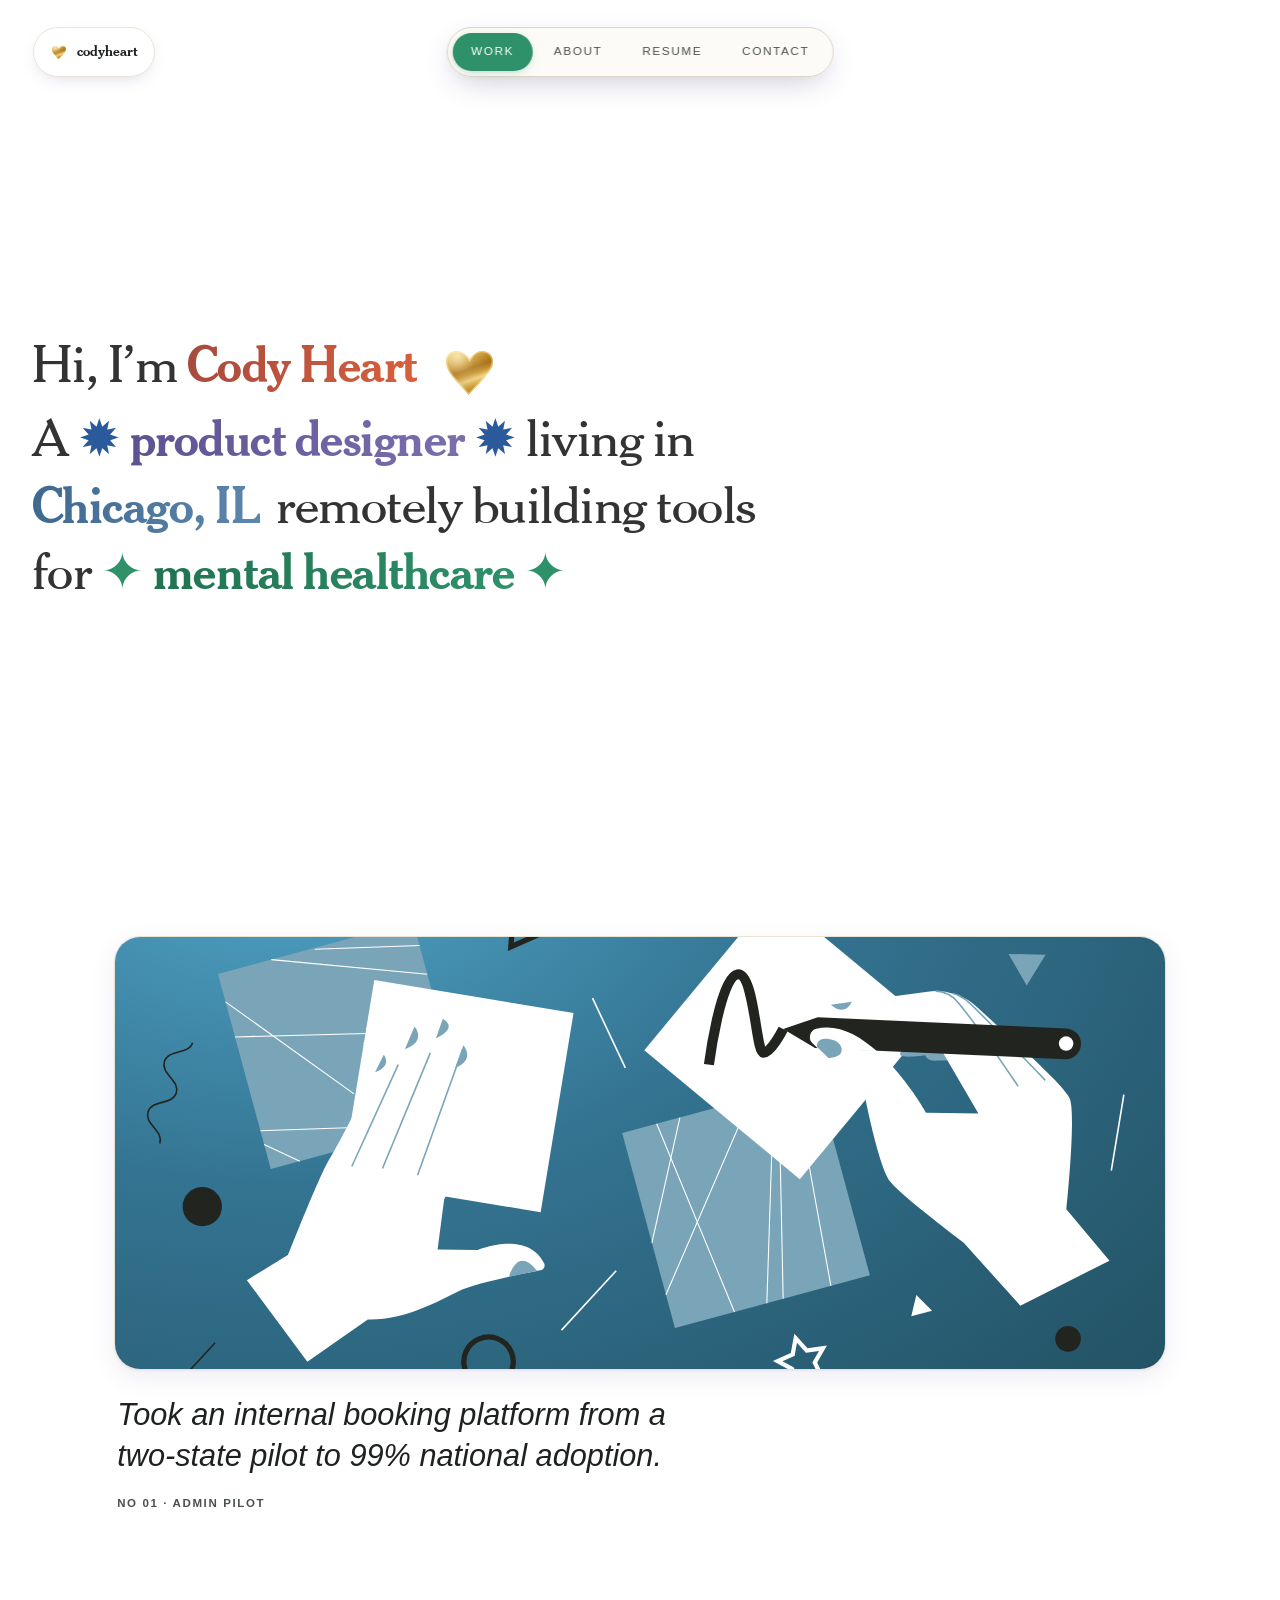
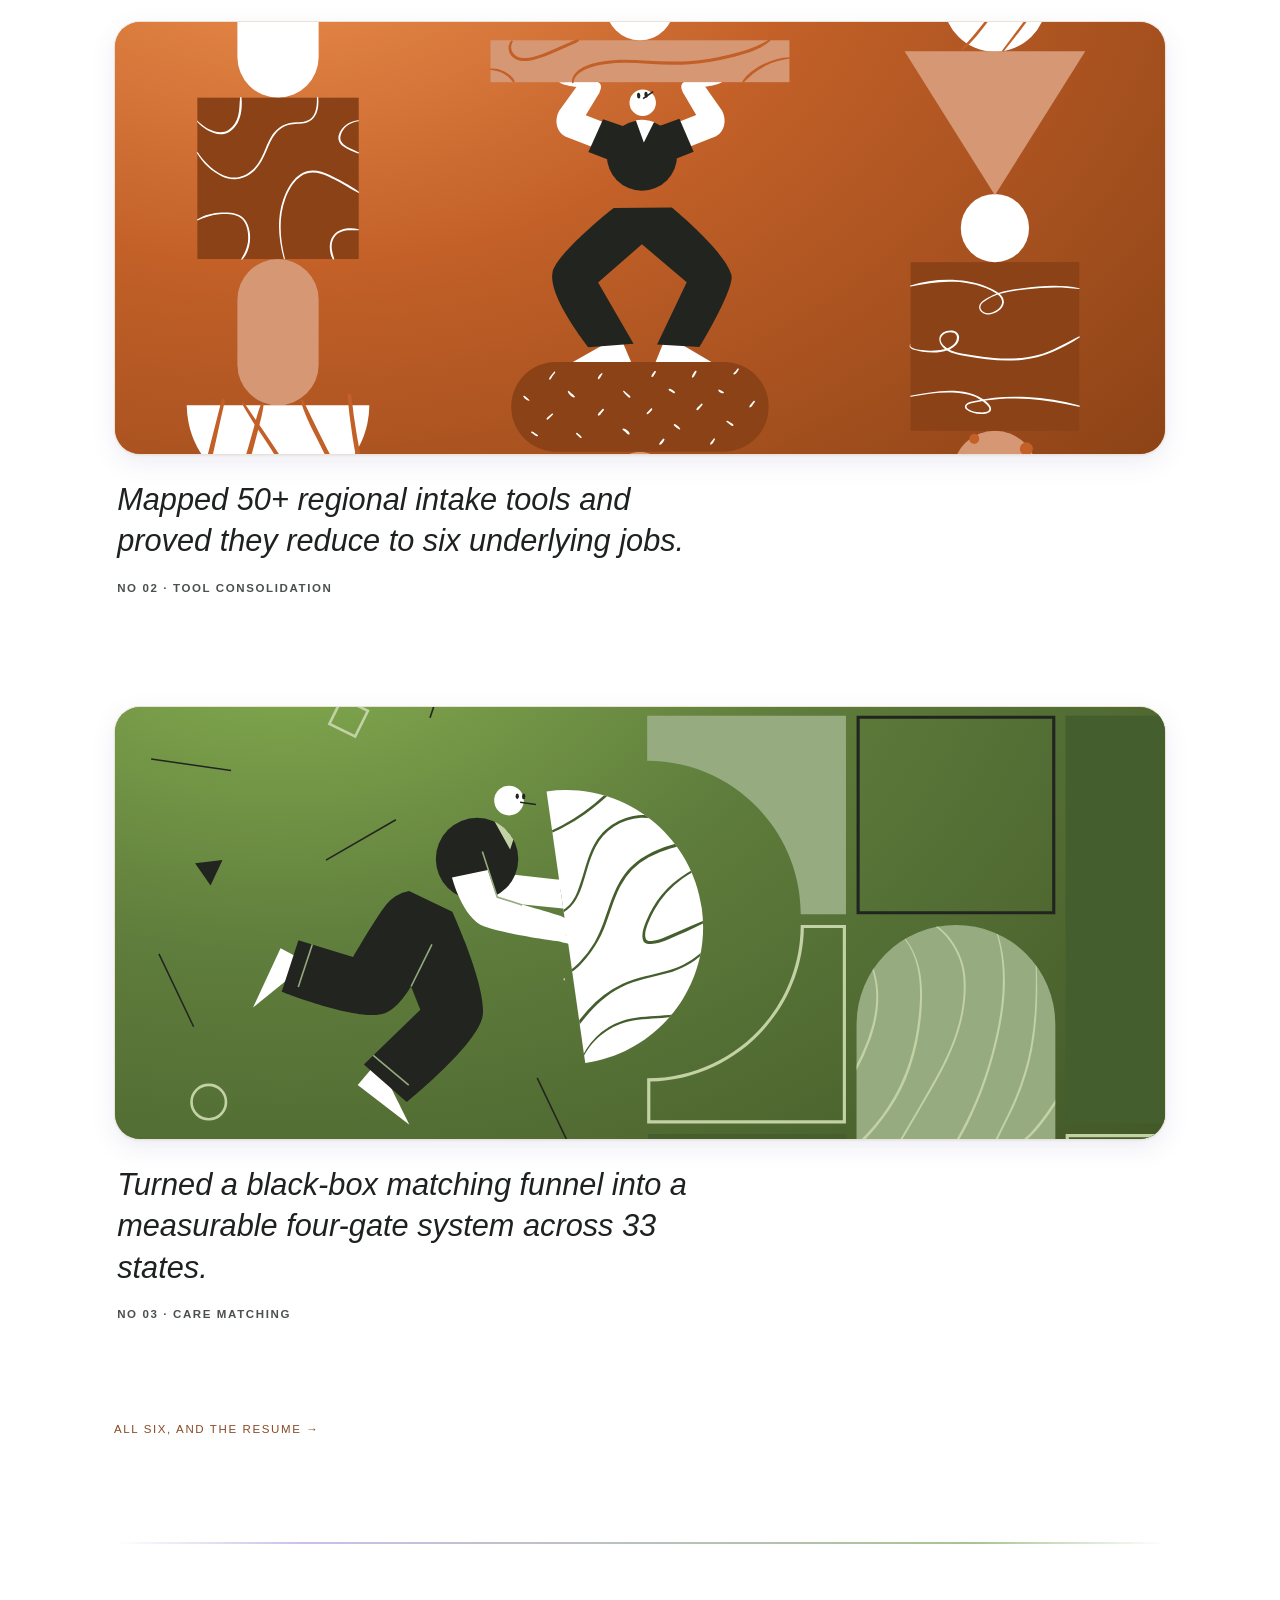
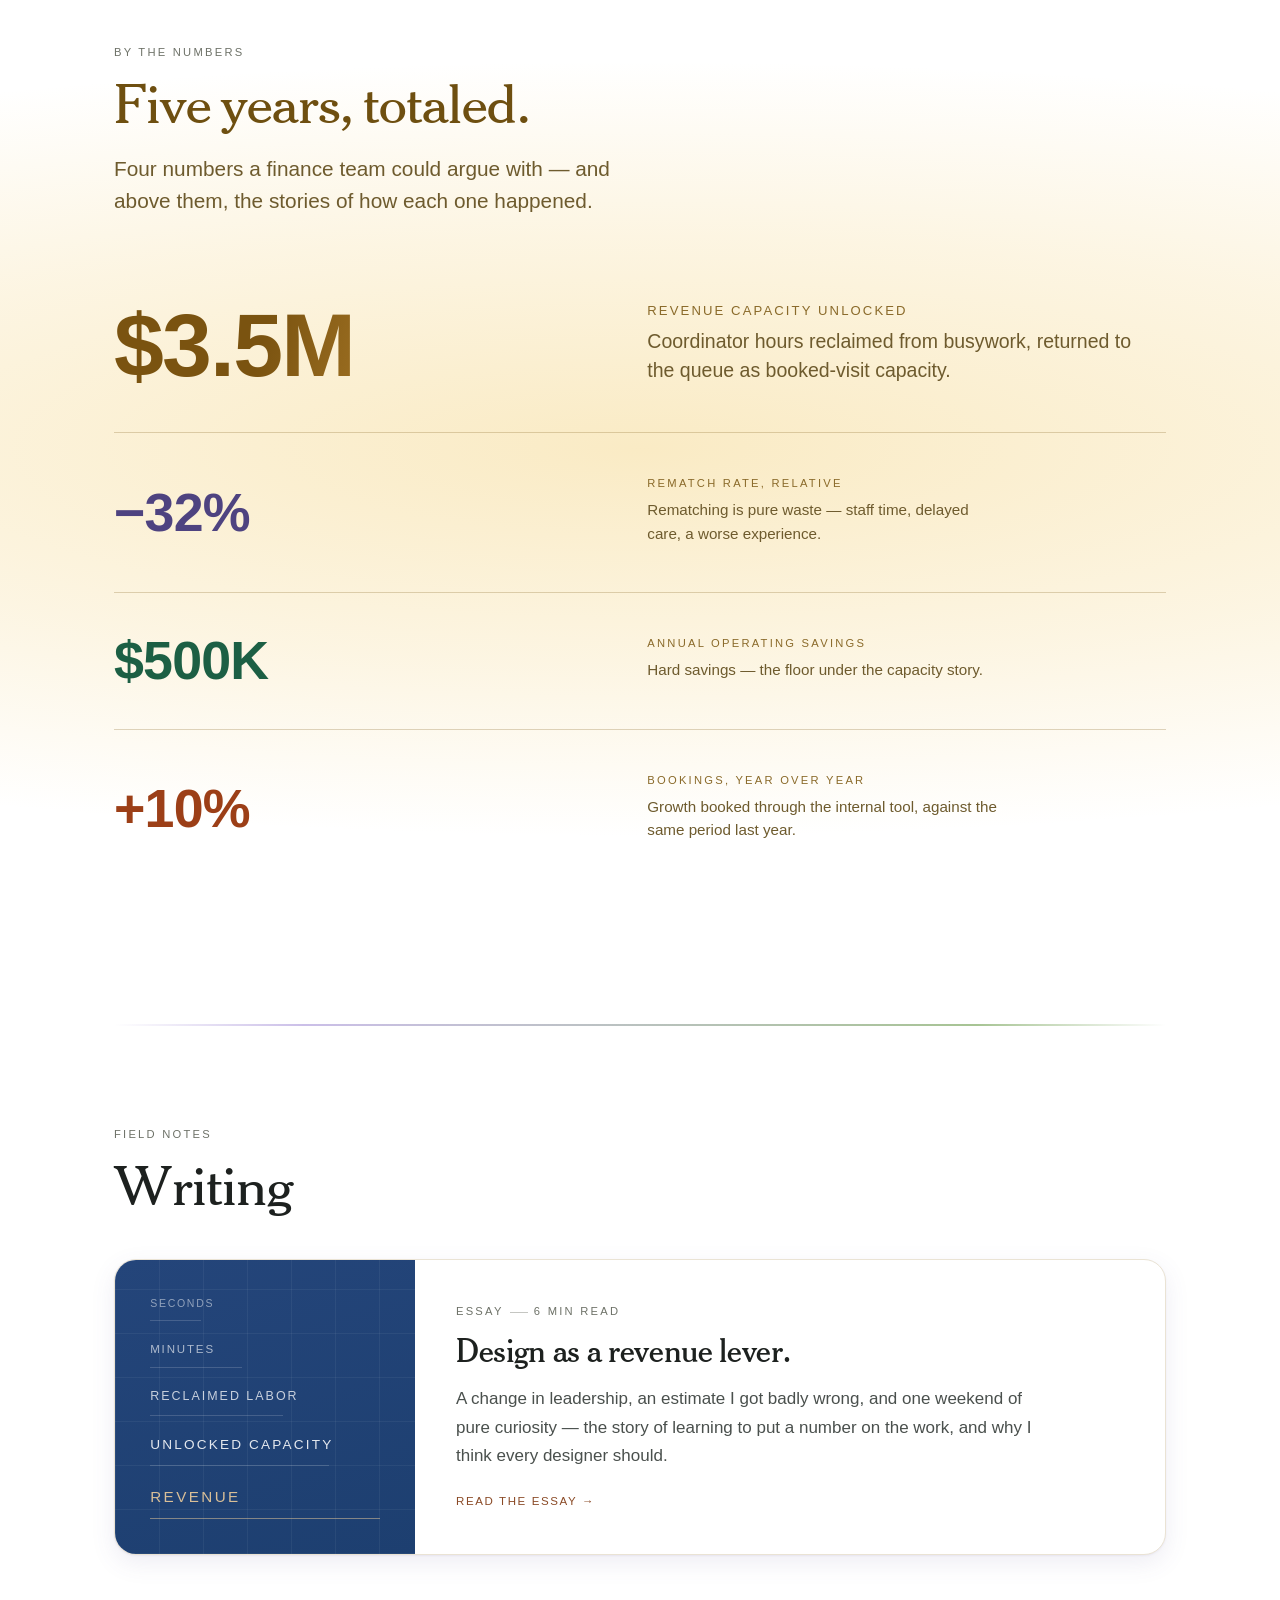
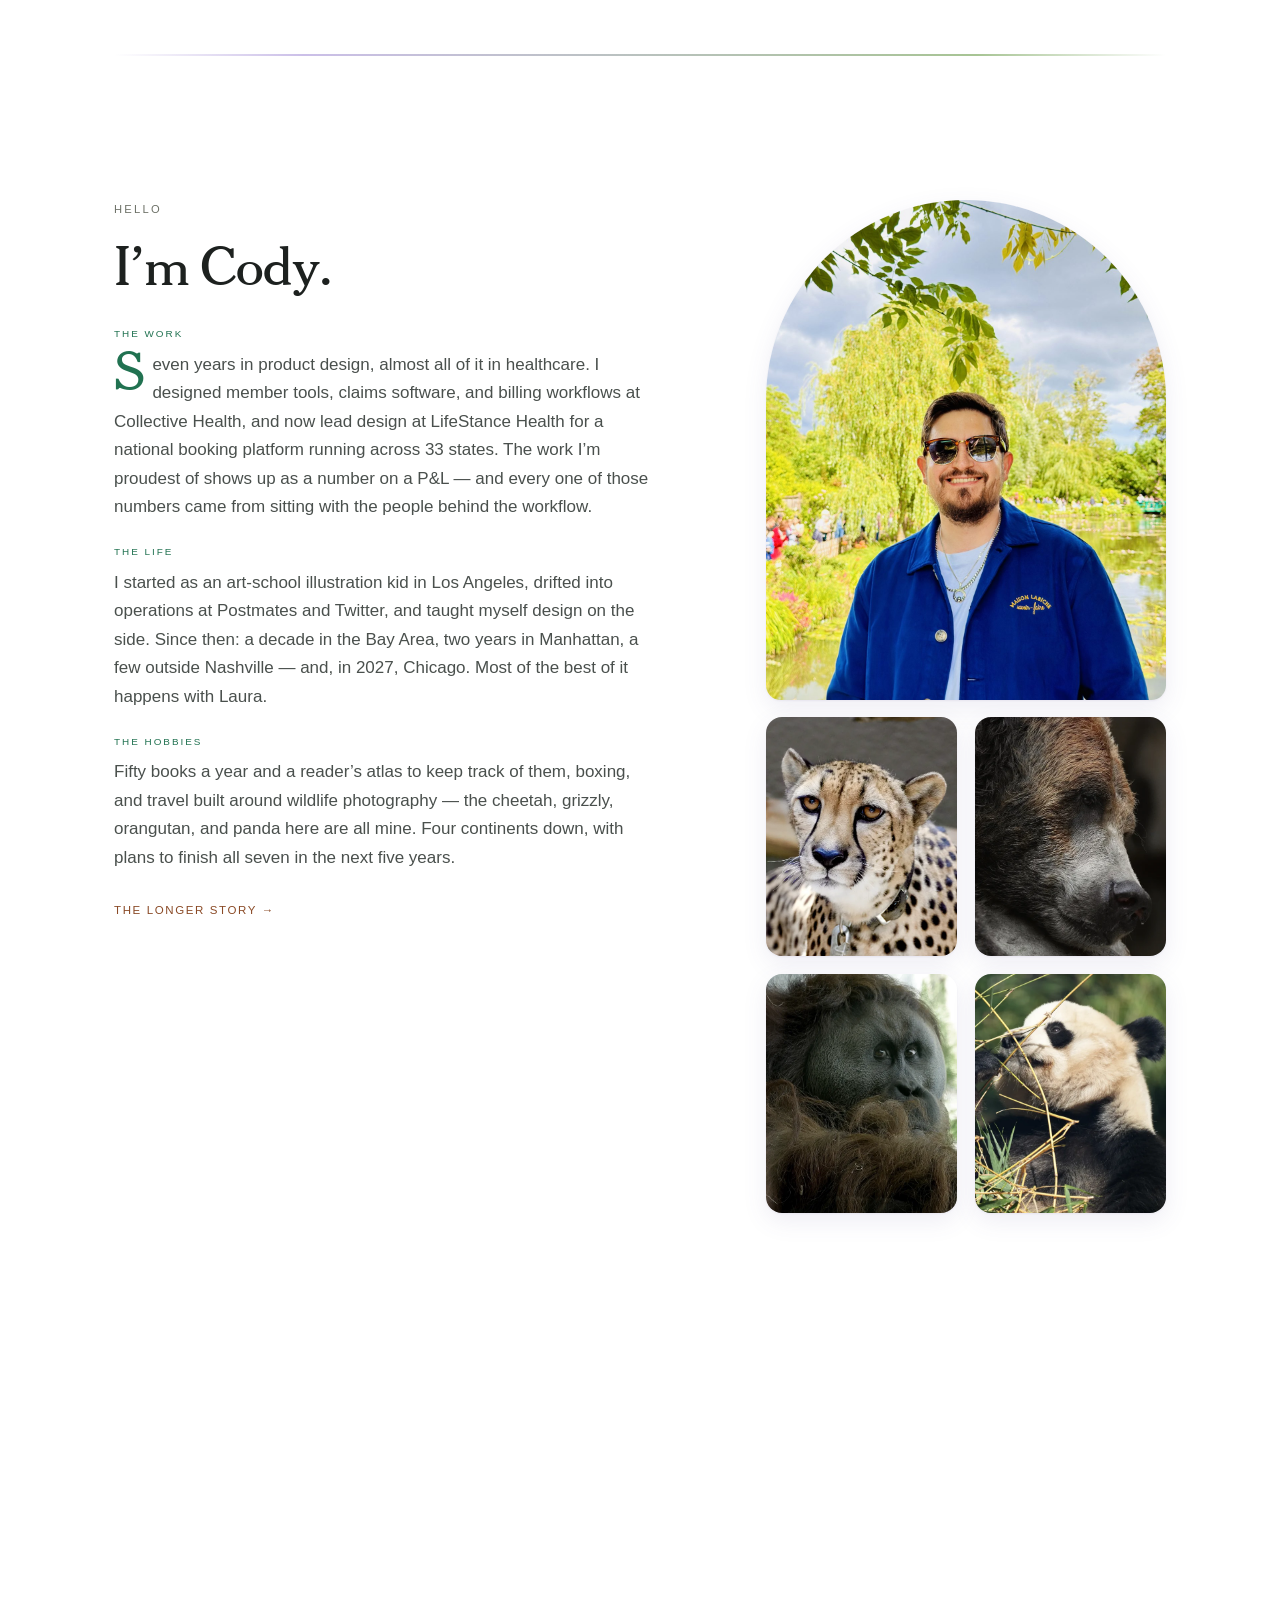
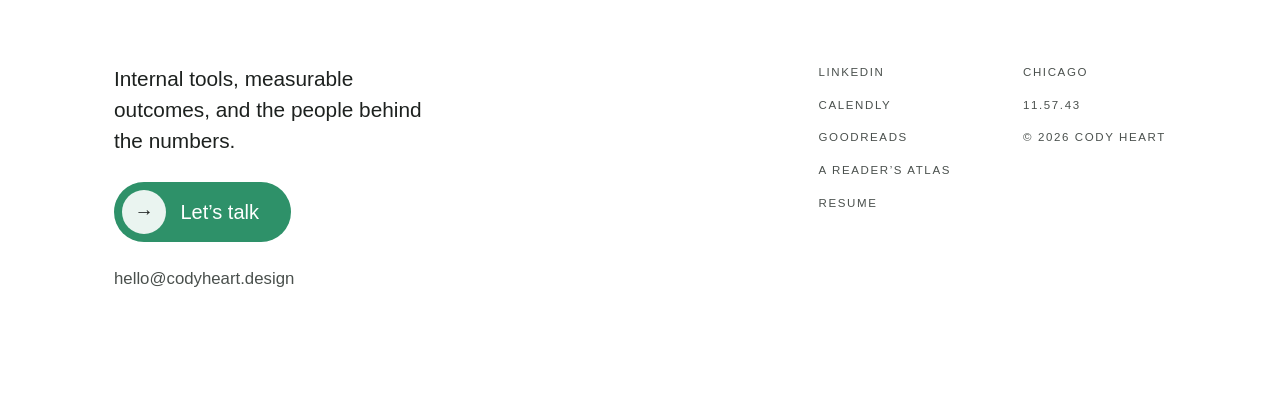
<file: index-d-hero-sprig.html>
<!DOCTYPE html>
<html lang="en">
<head>
<meta charset="UTF-8">
<meta name="viewport" content="width=device-width, initial-scale=1">
<title>Cody Heart — Lead Product Designer</title>
<meta name="description" content="Cody Heart is a lead product designer in Chicago, working remote on internal tools, measurable outcomes, and the people behind the numbers.">

<!-- Favicon -->
<link rel="icon" type="image/svg+xml" href="/favicon.svg">
<link rel="icon" type="image/png" sizes="32x32" href="/favicon-32.png">
<link rel="icon" type="image/png" sizes="16x16" href="/favicon-16.png">
<link rel="alternate icon" href="/favicon.ico">
<link rel="apple-touch-icon" sizes="180x180" href="/apple-touch-icon.png">

<!-- Open Graph / Rich link preview -->
<meta property="og:type" content="website">
<meta property="og:url" content="https://codyheart.design/">
<meta property="og:title" content="Cody Heart — Lead Product Designer">
<meta property="og:description" content="Lead product designer in Chicago. Internal tools, measurable outcomes, and the people behind the numbers.">
<meta property="og:image" content="https://codyheart.design/og-image.png">
<meta property="og:image:width" content="1200">
<meta property="og:image:height" content="630">
<meta property="og:image:alt" content="Cody Heart — Lead Product Designer">
<meta property="og:site_name" content="Cody Heart">

<!-- Twitter Card -->
<meta name="twitter:card" content="summary_large_image">
<meta name="twitter:title" content="Cody Heart — Lead Product Designer">
<meta name="twitter:description" content="Lead product designer in Chicago. Internal tools, measurable outcomes, and the people behind the numbers.">
<meta name="twitter:image" content="https://codyheart.design/og-image.png">

<meta name="theme-color" content="#F6F2E9">

<link rel="preload" as="font" type="font/woff2" href="assets/fonts/FAIRE-Sprig-Trial-Regular.woff2" crossorigin>
<link rel="preload" as="font" type="font/woff2" href="assets/fonts/FAIRE-Sprig-Trial-Medium.woff2" crossorigin>
<link rel="preload" as="font" type="font/woff2" href="assets/fonts/FAIRE-Sprig-Trial-Bold.woff2" crossorigin>
<link rel="stylesheet" href="css/field.css?v=104">

<style>
/* Sprig throughout — Regular for the roman, Black (800) for the
   four emphasised things. Both cuts are already declared in
   field.css, so nothing extra loads here. */

/* ============================================================
   VARIANT D — THE REFERENCE HERO

   The Jessica Hernandez hero rebuilt to spec: her sizing, her
   row structure, her load sequence to the millisecond. Sprig
   carries the type instead of her face, and the words are
   Cody's own sentence rather than hers.

   Measured off the published site:
     .display-heading   4.8em / 400 / lh 1.1 / 8px side padding
     .display-heading._2                       lh 1.2
     ≥1440px            92px
     .display-text-div  flex, align-items center, overflow
                        hidden, .3vw block padding (.4vw ≥1440)
     .italic-display    italic 600
     .container         max-width 1400px, 24px gutters
     marks              4.6vw wide, ~1.2vw left margin

   Load sequence, exactly as her IX2 data defines it:
     init   lines translateY(100%) · bloom translateY(100%)
            scale(0) · spikes scale(0) rotateY(-720deg) ·
            closing marks skew(-45deg, -45deg)
     0ms    line 1 rises      400ms  ease-out
     0ms    bloom rises       400ms  ease-out
     150ms  bloom scales      300ms
     150ms  bloom spins 360   1000ms ease-in-out
     750ms  spikes scale      500ms
     750ms  spikes spin       500ms  outBack
     750ms  line 2 rises      400ms  ease-out
     1500ms line 3 rises      400ms  ease-out
     1650ms line 4 rises      400ms  ease-out
     2250ms line 5 rises      400ms  ease-out
     2400ms closing marks unskew from -45/-45, 500ms

   Built on the individual transform properties (translate /
   rotate / scale) rather than one transform, because that is
   what lets each component carry its own duration, delay and
   easing — which is precisely how her three separate move,
   scale and rotate actions behave.

   Three things are NOT hers: the typeface (Sprig), the words,
   and the marks. Her flower, smiley and sparkle SVGs are her
   artwork, so the bloom is this site's own gold-leaf heart and
   the drop is a typographic glyph. Mark colours come from this
   palette rather than her blue and green.
   ============================================================ */

.hero-intro {
  position: relative;
  /* Hers starts at y=0 because her nav is hidden on load. This
     page has a fixed chip and pill to clear, so the rows begin
     below them. The only sizing figure here that isn't hers. */
  padding-top: clamp(6rem, 11vh, 7.5rem);
  padding-bottom: clamp(3rem, 7vh, 5rem);
}
.hero-container {
  max-width: 1700px;
  margin-inline: auto;
  padding-inline: 24px;
}

/* Each rendered line is a flex row that clips its own contents.
   This is the whole mechanic: the row is the mask. */
.display-text-div {
  display: flex;
  align-items: center;
  padding-top: .3vw;
  padding-bottom: .3vw;
  position: relative;
  overflow: hidden;
  cursor: default;
}
.display-heading {
  font-family: var(--font-display);
  /* Fluid rather than her fixed 4.8em. The rows are nowrap, so a
     fixed size overflows the moment the window is narrower than
     the longest line — hers does exactly that and simply lets it
     run off. 4.4vw keeps the longest row (about 19.4em of Sprig)
     inside the gutters at every width, and 80px caps it so it
     stops growing on a very wide display. */
  font-size: min(4vw, 70px);
  font-weight: 400;
  line-height: 1.1;
  letter-spacing: -0.01em;
  color: #333333;
  margin: 0;
  padding-inline: 8px;
  position: relative;
  white-space: nowrap;
}
.display-heading._2 { line-height: 1.2; }
.display-em { font-style: normal; font-weight: 800; }

@media screen and (min-width: 1440px) {
  .display-text-div { padding-top: .4vw; padding-bottom: .4vw; }
}
@media screen and (max-width: 900px) {
  .hero-container { padding-inline: var(--gutter); }
}

/* ---------- The marks ----------
   Her flower and smiley sit in the flex row beside the type at
   4.6vw. Same geometry here; different objects. */
.mark-div {
  display: flex;
  align-items: center;
  justify-content: center;
  width: 4.6vw;
  height: auto;
  flex: none;
}
.mark-div--bloom { margin-top: .6vw; margin-left: 1.2vw; }
/* The mark fills its cell the way her .flower-img does — without
   a width the SVG collapses to nothing as a flex item. */
.mark-bloom { display: block; width: 100%; }
.mark-bloom svg { width: 100%; height: auto; }
@media screen and (max-width: 767px) {
  .mark-div--bloom { margin-left: .6vw; }
}

/* The spikes ride inside the heading as inline glyphs, the way
   hers do. Her blue becomes this site's cobalt. */
.text-spike {
  display: inline-block;
  color: var(--cobalt);
  transform-style: preserve-3d;
  /* The marks are pinned off the display face on purpose: a
     15KB trial cut is unlikely to carry dingbats, and per-glyph
     fallback would size them unpredictably against the type. */
  font-family: var(--font-label);
}
/* The closing marks are a different animal in her build: they
   skew rather than spin, unskewing from -45/-45 at 2400ms.
   Her green becomes this site's giverny. */
.text-star {
  display: inline-block;
  color: var(--giverny);
  font-family: var(--font-label);
}

/* ---------- The sequence ----------
   Armed by the head script so nothing is ever hidden without
   scripting, and skipped entirely under reduced motion. */
/* :where() keeps these at a single class of specificity, so the
   settled rules below can outrank them. Written as plain
   `html.js-rise ...` the from-state scores higher than the
   to-state and the type never moves. */
:where(html.js-rise) .line__i    { translate: 0 100%; }
:where(html.js-rise) .mark-bloom { translate: 0 100%; scale: 0; rotate: 0deg; }
:where(html.js-rise) .text-spike { scale: 0; rotate: y -720deg; }
:where(html.js-rise) .text-star  { transform: skew(-45deg, -45deg); }

.line__i { display: block; }

.is-lit .line__i {
  translate: 0 0;
  transition: translate 400ms ease-out var(--d, 0ms);
}
.is-lit .mark-bloom {
  translate: 0 0;
  scale: 1;
  rotate: 360deg;
  transition:
    translate 400ms  ease-out     0ms,
    scale     300ms  ease         150ms,
    rotate    1000ms ease-in-out  150ms;
}
.is-lit .text-spike {
  scale: 1;
  rotate: y 0deg;
  transition:
    scale  500ms ease                              750ms,
    rotate 500ms cubic-bezier(.175,.885,.32,1.275) 750ms;
}
.is-lit .text-star {
  transform: skew(0deg, 0deg);
  transition: transform 500ms ease 2400ms;
}

/* Reduced motion never arms in the first place — the head script
   returns before adding the class — but this makes it certain. */
@media (prefers-reduced-motion: reduce) {
  .line__i, .mark-bloom, .text-spike {
    translate: none !important;
    rotate: none !important;
    scale: none !important;
    transition: none !important;
  }
  .display-text-div { overflow: visible; }
}

/* ---------- The page below ----------
   Unchanged from the other variants: the work, then the totals
   as a sum, then writing, hello, footer. */
.work-tail { padding-top: clamp(1.5rem, 4vh, 2.5rem); }
.totals { padding-top: 0; }
.cs-block:first-of-type {
  padding-top: clamp(1.5rem, 4vh, 2.5rem);
  /* Opts out of the scroll-driven rise, same as the other
     variants: the plate is partly in the opening viewport and
     should not be sitting under a blur while the hero plays. */
  animation: none;
}
</style>

<!-- Arm before first paint, so the type never shows in place and
     then drops behind its mask. Failsafe clears it if the script
     at the foot of the page never runs. -->
<script>
(function () {
  if (window.matchMedia('(prefers-reduced-motion: reduce)').matches) return;
  var html = document.documentElement;
  html.classList.add('js-rise');
  setTimeout(function () { html.classList.remove('js-rise'); }, 4000);
})();
</script>
</head>
<body class="home">

<!-- Wordmark chip top-left, fixed. The gold-leaf heart lives here —
     same gradient recipe as always: metal, foot shadow, gloss, lit
     inner rim. Navigation stays the floating pill. -->
<a class="chip-logo" href="index.html" aria-label="Cody Heart — home">
  <svg viewBox="0 0 24 24" aria-hidden="true"><defs><linearGradient id="gold-leaf" x1=".24" y1="-.05" x2=".62" y2="1"><stop offset="0" stop-color="#FBE6AE"/><stop offset=".13" stop-color="#F0CB66"/><stop offset=".29" stop-color="#D9A63A"/><stop offset=".43" stop-color="#BC8622"/><stop offset=".52" stop-color="#A97219"/><stop offset=".60" stop-color="#C79331"/><stop offset=".69" stop-color="#F2D688"/><stop offset=".78" stop-color="#DDAE46"/><stop offset=".90" stop-color="#C08D28"/><stop offset="1" stop-color="#A87423"/></linearGradient><radialGradient id="gold-gloss" cx=".30" cy=".26" r=".52"><stop offset="0" stop-color="#FFF4CE" stop-opacity=".78"/><stop offset=".55" stop-color="#FFF4CE" stop-opacity=".18"/><stop offset="1" stop-color="#FFF4CE" stop-opacity="0"/></radialGradient><linearGradient id="gold-foot" x1="0" y1=".60" x2="0" y2="1"><stop offset="0" stop-color="#6B4208" stop-opacity="0"/><stop offset="1" stop-color="#6B4208" stop-opacity=".28"/></linearGradient><clipPath id="heart-clip"><path d="M12.1 7.6C13.7 5 15.8 3.7 18 4.15 20.9 4.6 22.1 7.1 21.4 9.9 20.8 12.5 18 15.4 11.7 21.9 5.6 15.4 3.1 12.4 2.6 9.7 2 6.9 3.4 4.6 6 4.2 8.1 3.85 10.5 5 12.1 7.6Z"/></clipPath></defs><g clip-path="url(#heart-clip)"><rect width="24" height="24" fill="url(#gold-leaf)"/><rect width="24" height="24" fill="url(#gold-foot)"/><rect width="24" height="24" fill="url(#gold-gloss)"/><path d="M12.1 7.6C13.7 5 15.8 3.7 18 4.15 20.9 4.6 22.1 7.1 21.4 9.9 20.8 12.5 18 15.4 11.7 21.9 5.6 15.4 3.1 12.4 2.6 9.7 2 6.9 3.4 4.6 6 4.2 8.1 3.85 10.5 5 12.1 7.6Z" fill="none" stroke="#FFEEB4" stroke-opacity=".55" stroke-width="1.1"/></g></svg>
  <span>codyheart</span>
</a>
<nav class="nav" aria-label="Primary">
      <a href="index.html" aria-current="page">Work</a>
      <a href="about.html">About</a>
      <a href="https://drive.google.com/file/d/1DNg6jHae1uTtqSoy8dUVyaRoVnSJ9kkv/view?usp=sharing" target="_blank" rel="noopener">Resume</a>
      <a href="#contact">Contact</a>
    </nav>

<main>
  <!-- ============================================================
       HERO — five stacked rows, each one a mask its line rises
       out of. The bloom rides row 1, the spikes sit inside row 2
       as inline glyphs, the drop falls into row 4.
       ============================================================ -->
  <section class="hero-intro">
    <div class="hero-container">
      <h1 class="visually-hidden">Hi, I&#8217;m Cody Heart. A product designer living in Chicago, IL, building tools for mental healthcare.</h1>

      <div class="display-text-div">
        <p class="display-heading" aria-hidden="true"><span class="line__i">Hi, I&#8217;m <span class="display-em">Cody Heart</span></span></p>
        <div class="mark-div mark-div--bloom" aria-hidden="true">
          <span class="mark-bloom">
            <svg viewBox="0 0 24 24"><defs><linearGradient id="gold-leaf-m" x1=".24" y1="-.05" x2=".62" y2="1"><stop offset="0" stop-color="#FBE6AE"/><stop offset=".13" stop-color="#F0CB66"/><stop offset=".29" stop-color="#D9A63A"/><stop offset=".43" stop-color="#BC8622"/><stop offset=".52" stop-color="#A97219"/><stop offset=".60" stop-color="#C79331"/><stop offset=".69" stop-color="#F2D688"/><stop offset=".78" stop-color="#DDAE46"/><stop offset=".90" stop-color="#C08D28"/><stop offset="1" stop-color="#A87423"/></linearGradient><radialGradient id="gold-gloss-m" cx=".30" cy=".26" r=".52"><stop offset="0" stop-color="#FFF4CE" stop-opacity=".78"/><stop offset=".55" stop-color="#FFF4CE" stop-opacity=".18"/><stop offset="1" stop-color="#FFF4CE" stop-opacity="0"/></radialGradient><linearGradient id="gold-foot-m" x1="0" y1=".60" x2="0" y2="1"><stop offset="0" stop-color="#6B4208" stop-opacity="0"/><stop offset="1" stop-color="#6B4208" stop-opacity=".28"/></linearGradient><clipPath id="heart-clip-m"><path d="M12.1 7.6C13.7 5 15.8 3.7 18 4.15 20.9 4.6 22.1 7.1 21.4 9.9 20.8 12.5 18 15.4 11.7 21.9 5.6 15.4 3.1 12.4 2.6 9.7 2 6.9 3.4 4.6 6 4.2 8.1 3.85 10.5 5 12.1 7.6Z"/></clipPath></defs><g clip-path="url(#heart-clip-m)"><rect width="24" height="24" fill="url(#gold-leaf-m)"/><rect width="24" height="24" fill="url(#gold-foot-m)"/><rect width="24" height="24" fill="url(#gold-gloss-m)"/><path d="M12.1 7.6C13.7 5 15.8 3.7 18 4.15 20.9 4.6 22.1 7.1 21.4 9.9 20.8 12.5 18 15.4 11.7 21.9 5.6 15.4 3.1 12.4 2.6 9.7 2 6.9 3.4 4.6 6 4.2 8.1 3.85 10.5 5 12.1 7.6Z" fill="none" stroke="#FFEEB4" stroke-opacity=".55" stroke-width="1.1"/></g></svg>
          </span>
        </div>
      </div>

      <div class="display-text-div">
        <p class="display-heading _2" aria-hidden="true"><span class="line__i">A <span class="text-spike">&#10041;</span> <span class="display-em">product designer</span> <span class="text-spike">&#10041;</span> living in</span></p>
      </div>

      <!-- The city and the words after it share this row, which is
           why the third and fourth delays sit 150ms apart rather
           than a full beat — they rise side by side, not stacked.
           The 8px of side padding on each heading closes to about
           a word space between them. -->
      <div class="display-text-div">
        <p class="display-heading" aria-hidden="true"><span class="line__i"><span class="display-em">Chicago, IL</span></span></p>
        <p class="display-heading" aria-hidden="true"><span class="line__i">remotely building tools</span></p>
      </div>

      <div class="display-text-div">
        <p class="display-heading" aria-hidden="true"><span class="line__i">for <span class="text-star">&#10022;</span> <span class="display-em">mental healthcare</span> <span class="text-star">&#10022;</span></span></p>
      </div>
    </div>
  </section>

  <!-- ============================================================
       THE WORK — one project per plate, all the text living on the
       painting itself.
       ============================================================ -->
  <a class="cs-block" href="case-studies/matching-tool.html">
    <div class="shell">
      <div class="cs-block__plate">
        <img src="assets/art/oliver/no01.svg?v=5" alt="" decoding="async">
      </div>
      <div class="cs-block__cap">
        <p class="cs-block__capline">Took an internal booking platform from a two-state pilot to 99% national adoption.</p>
        <p class="cs-block__capmeta">No 01 &#183; Admin Pilot</p>
      </div>
    </div>
  </a>

  <a class="cs-block" href="case-studies/tool-consolidation.html">
    <div class="shell">
      <div class="cs-block__plate">
        <img src="assets/art/oliver/no02.svg?v=5" alt="" loading="lazy" decoding="async">
      </div>
      <div class="cs-block__cap">
        <p class="cs-block__capline">Mapped 50+ regional intake tools and proved they reduce to six underlying jobs.</p>
        <p class="cs-block__capmeta">No 02 &#183; Tool Consolidation</p>
      </div>
    </div>
  </a>

  <a class="cs-block" href="case-studies/matching-logic.html">
    <div class="shell">
      <div class="cs-block__plate">
        <img src="assets/art/oliver/no03.svg?v=4" alt="" loading="lazy" decoding="async">
      </div>
      <div class="cs-block__cap">
        <p class="cs-block__capline">Turned a black-box matching funnel into a measurable four-gate system across 33 states.</p>
        <p class="cs-block__capmeta">No 03 &#183; Care Matching</p>
      </div>
    </div>
  </a>

  <div class="shell work-tail">
    <p class="work-head__more reveal"><a href="work.html">All six, and the resume <span class="arrow" aria-hidden="true">&#8594;</span></a></p>
  </div>

  <hr class="section-rule" aria-hidden="true">

  <!-- ============================================================
       TOTALS — five years in four numbers, below the work: the
       case blocks are how it happened, this is what it came to.
       ============================================================ -->
  <section class="totals" aria-labelledby="totals-title">
    <div class="shell">
      <header class="totals__head">
        <span class="label label--accent reveal">By the numbers</span>
        <h2 class="totals__title reveal reveal--d1" id="totals-title">Five years, totaled.</h2>
        <p class="totals__lede reveal reveal--d1">Four numbers a finance team could argue with &#8212; and above them, the stories of how each one happened.</p>
      </header>

      <div class="totals__mosaic">
        <article class="tot-card tot-card--hero reveal">
          <img class="tot-card__art" src="assets/art/plate/yellow.jpg" alt="" width="1800" height="1200" loading="lazy" decoding="async">
          <div class="tot-card__scrim" aria-hidden="true"></div>
          <div class="tot-card__body">
            <span class="tot-card__num">$3.5M</span>
            <span class="tot-card__label label">Revenue capacity unlocked</span>
            <p class="tot-card__note">Coordinator hours reclaimed from busywork, returned to the queue as booked-visit capacity.</p>
          </div>
        </article>

        <article class="tot-card reveal reveal--d1">
          <span class="tot-card__num">&#8722;32%</span>
          <span class="tot-card__label label">Rematch rate, relative</span>
          <p class="tot-card__note">Rematching is pure waste &#8212; staff time, delayed care, a worse experience.</p>
        </article>

        <article class="tot-card reveal reveal--d2">
          <span class="tot-card__num">$500K</span>
          <span class="tot-card__label label">Annual operating savings</span>
          <p class="tot-card__note">Hard savings &#8212; the floor under the capacity story.</p>
        </article>

        <article class="tot-card reveal reveal--d3">
          <span class="tot-card__num">+10%</span>
          <span class="tot-card__label label">Bookings, year over year</span>
          <p class="tot-card__note">Growth booked through the internal tool, against the same period last year.</p>
        </article>
      </div>
    </div>
  </section>

  <hr class="section-rule" aria-hidden="true">

  <!-- ============================================================
       WRITING
       ============================================================ -->
  <section class="writing" id="writing" aria-labelledby="writing-title">
    <div class="shell">
      <header class="writing__head">
        <span class="label label--accent reveal">Field notes</span>
        <h2 class="writing__title reveal reveal--d1" id="writing-title">Writing</h2>
      </header>

      <a class="wr-card reveal reveal--d1" href="writing/design-as-a-revenue-lever.html">
        <div class="wr-card__ledger" role="img" aria-label="The chain the essay follows: seconds, to minutes, to reclaimed labor, to unlocked capacity, to revenue">
          <span class="wr-card__rung" style="--sz:.66rem;--o:.5;--w:22%">Seconds</span>
          <span class="wr-card__rung" style="--sz:.72rem;--o:.63;--w:40%">Minutes</span>
          <span class="wr-card__rung" style="--sz:.78rem;--o:.75;--w:58%">Reclaimed labor</span>
          <span class="wr-card__rung" style="--sz:.85rem;--o:.88;--w:78%">Unlocked capacity</span>
          <span class="wr-card__rung wr-card__rung--end" style="--w:100%">Revenue</span>
        </div>
        <div class="wr-card__body">
          <span class="label">Essay<span class="sep" aria-hidden="true"></span>6 min read</span>
          <h3 class="wr-card__title">Design as a revenue lever.</h3>
          <p class="wr-card__dek">A change in leadership, an estimate I got badly wrong, and one weekend of pure curiosity &#8212; the story of learning to put a number on the work, and why I think every designer should.</p>
          <span class="wr-card__more">Read the essay <span class="arrow" aria-hidden="true">&#8594;</span></span>
        </div>
      </a>
    </div>
  </section>

  <hr class="section-rule" aria-hidden="true">

  <!-- ============================================================
       HELLO
       ============================================================ -->
  <section class="hello" aria-labelledby="hello-title">
    <div class="shell hello__inner">
      <div class="hello__text">
        <span class="label label--accent reveal">Hello</span>
        <h2 class="hello__title reveal reveal--d1" id="hello-title">I&#8217;m Cody.</h2>

        <div class="hello__block reveal reveal--d1">
          <span class="hello__kicker label">The work</span>
          <p class="hello__copy">Seven years in product design, almost all of it in healthcare. I designed member tools, claims software, and billing workflows at Collective Health, and now lead design at LifeStance Health for a national booking platform running across 33 states. The work I&#8217;m proudest of shows up as a number on a P&amp;L &#8212; and every one of those numbers came from sitting with the people behind the workflow.</p>
        </div>

        <div class="hello__block reveal reveal--d2">
          <span class="hello__kicker label">The life</span>
          <p class="hello__copy">I started as an art-school illustration kid in Los Angeles, drifted into operations at Postmates and Twitter, and taught myself design on the side. Since then: a decade in the Bay Area, two years in Manhattan, a few outside Nashville &#8212; and, in 2027, Chicago. Most of the best of it happens with Laura.</p>
        </div>

        <div class="hello__block reveal reveal--d2">
          <span class="hello__kicker label">The hobbies</span>
          <p class="hello__copy">Fifty books a year and a reader&#8217;s atlas to keep track of them, boxing, and travel built around wildlife photography &#8212; the cheetah, grizzly, orangutan, and panda here are all mine. Four continents down, with plans to finish all seven in the next five years.</p>
        </div>

        <p class="hello__more reveal reveal--d3"><a href="about.html">The longer story <span class="arrow" aria-hidden="true">&#8594;</span></a></p>
      </div>

      <div class="hello__media">
        <div class="hello__photo reveal">
          <img src="assets/self/me-monet.web.jpg" alt="Cody Heart in Monet&#8217;s garden at Giverny" width="1200" height="1600" loading="lazy" decoding="async">
        </div>
        <ul class="hello__pack" aria-label="Wildlife photography by Cody Heart">
          <li><img class="reveal reveal--d1" src="assets/photography/web/cheetah.webp" alt="A cheetah looking straight into the lens" loading="lazy" decoding="async"></li>
          <li><img class="reveal reveal--d2" src="assets/photography/web/grizzly.webp" alt="A grizzly bear in profile" loading="lazy" decoding="async"></li>
          <li><img class="reveal reveal--d2" src="assets/photography/web/orangutan-3.webp" alt="An orangutan gazing out from its shaggy coat" loading="lazy" decoding="async"></li>
          <li><img class="reveal reveal--d3" src="assets/photography/web/panda.webp" alt="A giant panda eating bamboo" loading="lazy" decoding="async"></li>
        </ul>
      </div>
    </div>
  </section>
</main>

<!-- ============================================================
     FOOTER
     ============================================================ -->
<footer class="site-footer" id="contact">
  <div class="shell site-footer__inner">
    <div class="site-footer__lead">
      <p class="site-footer__statement reveal">Internal tools, measurable outcomes, and the people behind the numbers.</p>
      <a class="site-footer__talk reveal reveal--d1" href="mailto:hello@codyheart.design">
        <span class="talk__fill" aria-hidden="true"></span>
        <span class="talk__arrow" aria-hidden="true">&#8594;</span>
        <span class="talk__text">Let&#8217;s talk</span>
      </a>
      <p class="site-footer__addr reveal reveal--d1"><a href="mailto:hello@codyheart.design">hello@codyheart.design</a></p>
    </div>

    <div class="site-footer__cols reveal reveal--d1">
      <ul class="site-footer__links">
        <li><a href="https://www.linkedin.com/in/codyheart/" target="_blank" rel="noopener">LinkedIn</a></li>
        <li><a href="https://calendly.com/codynheart/30min" target="_blank" rel="noopener">Calendly</a></li>
        <li><a href="https://www.goodreads.com/user/show/164877363-cody-heart" target="_blank" rel="noopener">Goodreads</a></li>
        <li><a href="https://codynheart.com" target="_blank" rel="noopener">A reader&#8217;s atlas</a></li>
        <li><a href="https://drive.google.com/file/d/1DNg6jHae1uTtqSoy8dUVyaRoVnSJ9kkv/view?usp=sharing" target="_blank" rel="noopener">Resume</a></li>
      </ul>
      <div class="site-footer__meta">
        <span>Chicago</span>
        <span id="footer-clock" class="site-footer__clock">--.--.--</span>
        <span class="site-footer__copy">© 2026 Cody Heart</span>
      </div>
    </div>
  </div>
</footer>

<script src="js/field.js?v=5"></script>

<!-- ============================================================
     Fire the sequence. Every delay lives in the CSS above; this
     only sets the per-line delay and flips the switch on the
     frame after the armed state has painted.
     ============================================================ -->
<script>
(function heroRise() {
  'use strict';

  var html = document.documentElement;
  var hero = document.querySelector('.hero-intro');
  if (!hero) { html.classList.remove('js-rise'); return; }
  if (window.matchMedia('(prefers-reduced-motion: reduce)').matches) {
    html.classList.remove('js-rise');
    return;
  }

  // Five rising elements across four rows: the city and the words
  // after it share row three, 150ms apart, so they rise side by
  // side rather than as two stacked beats.
  var DELAYS = [0, 750, 1500, 1650, 2250];
  var lines = hero.querySelectorAll('.line__i');
  Array.prototype.forEach.call(lines, function (el, i) {
    el.style.setProperty('--d', (DELAYS[i] !== undefined ? DELAYS[i] : 2250) + 'ms');
  });

  // js-rise stays on: it carries the from-state the transitions
  // start from. The head script's failsafe clears it later, once
  // .is-lit is holding the settled values anyway.
  requestAnimationFrame(function () {
    requestAnimationFrame(function () { hero.classList.add('is-lit'); });
  });
})();
</script>
</body>
</html>
</file>
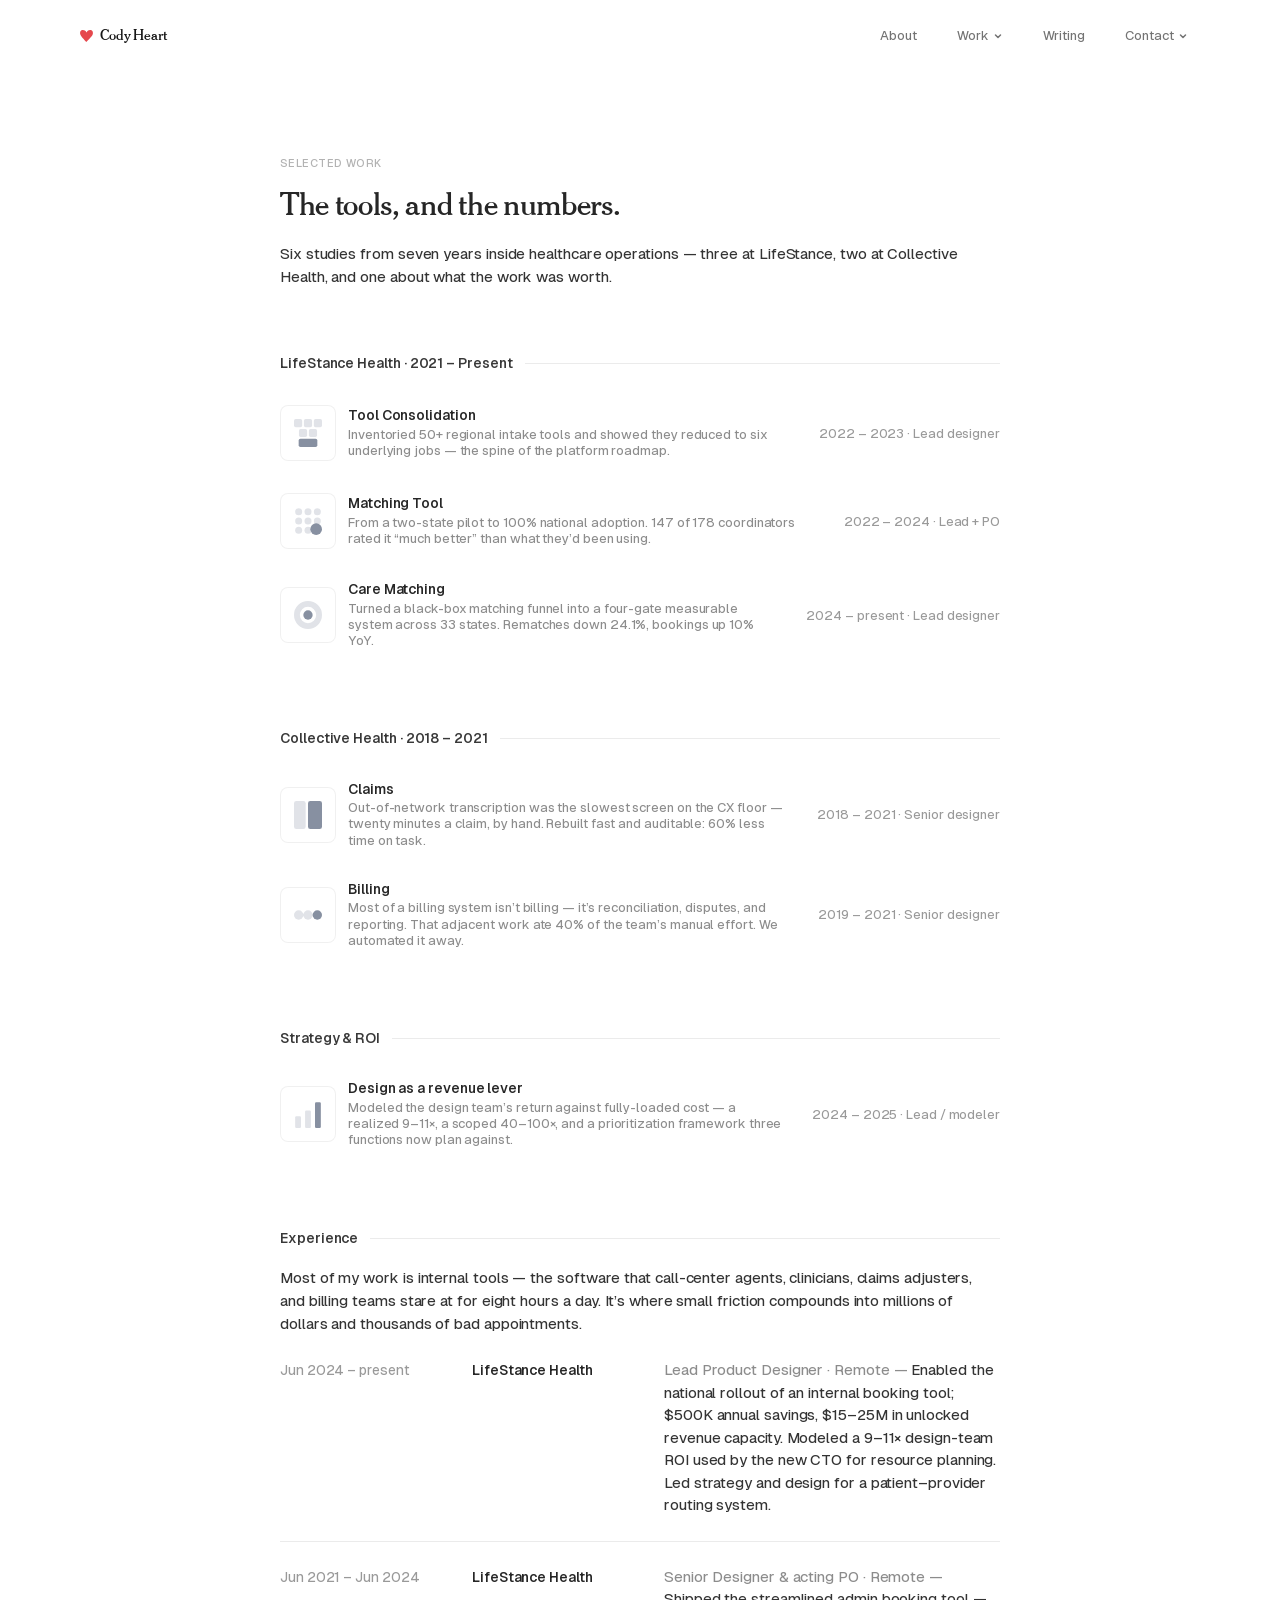
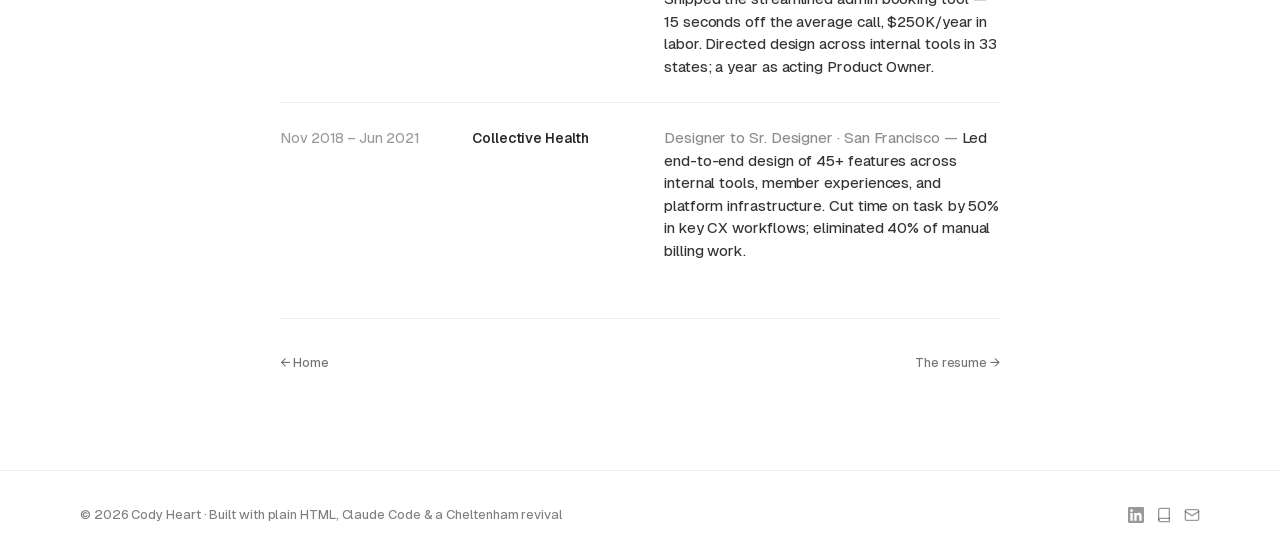
<file: work.html>
<!DOCTYPE html>
<html lang="en">
<head>
<meta charset="UTF-8">
<meta name="viewport" content="width=device-width, initial-scale=1, viewport-fit=cover">
<title>Work — Cody Heart</title>
<meta name="description" content="Selected case studies from seven years in healthcare operations design. Internal tools, financial modeling, measurable outcomes.">

<!-- Favicon -->
<link rel="icon" type="image/svg+xml" href="/favicon.svg">
<link rel="icon" type="image/png" sizes="32x32" href="/favicon-32.png">
<link rel="icon" type="image/png" sizes="16x16" href="/favicon-16.png">
<link rel="alternate icon" href="/favicon.ico">
<link rel="apple-touch-icon" sizes="180x180" href="/apple-touch-icon.png">

<!-- Open Graph / Rich link preview -->
<meta property="og:type" content="website">
<meta property="og:url" content="https://codyheart.design/work.html">
<meta property="og:title" content="Work — Cody Heart">
<meta property="og:description" content="Selected case studies from seven years in healthcare operations design. Internal tools, financial modeling, measurable outcomes.">
<meta property="og:image" content="https://codyheart.design/og-image.png">
<meta property="og:image:width" content="1200">
<meta property="og:image:height" content="630">
<meta property="og:image:alt" content="Cody Heart — Lead Product Designer">
<meta property="og:site_name" content="Cody Heart">

<!-- Twitter Card -->
<meta name="twitter:card" content="summary_large_image">
<meta name="twitter:title" content="Work — Cody Heart">
<meta name="twitter:description" content="Selected case studies from seven years in healthcare operations design. Internal tools, financial modeling, measurable outcomes.">
<meta name="twitter:image" content="https://codyheart.design/og-image.png">

<meta name="theme-color" content="#ffffff">
<meta name="robots" content="noindex, nofollow, noarchive, nosnippet, noimageindex">
<meta name="googlebot" content="noindex, nofollow, noarchive, nosnippet">
<meta name="bingbot" content="noindex, nofollow, noarchive, nosnippet">

<link rel="preload" as="font" type="font/woff2" href="assets/fonts/Geist-Variable.woff2" crossorigin>
<link rel="preload" as="font" type="font/woff2" href="assets/fonts/CheltenhamClassicMedium.woff2" crossorigin>
<link rel="stylesheet" href="css/site.css?v=36">
</head>
<body>

<nav class="nav" aria-label="Main navigation">
  <div class="nav__inner">
    <a class="nav__wordmark" href="index.html"><svg width="13" height="12" viewBox="2.462 4.062 19.133 17.838" aria-hidden="true"><path fill="#E5484D" d="M12.1 7.6C13.7 5 15.8 3.7 18 4.15 20.9 4.6 22.1 7.1 21.4 9.9 20.8 12.5 18 15.4 11.7 21.9 5.6 15.4 3.1 12.4 2.6 9.7 2 6.9 3.4 4.6 6 4.2 8.1 3.85 10.5 5 12.1 7.6Z"/></svg><span>Cody Heart</span></a>

    <div class="nav__links">
      <a class="nav__link link-hover" href="about.html">About</a>

      <div class="nav__drop">
        <button class="nav__link link-hover press-scale" aria-expanded="false" aria-haspopup="true" aria-controls="menu-work">Work<svg class="chev" width="10" height="10" viewBox="0 0 10 10" fill="none" stroke="currentColor" stroke-width="1.5" stroke-linecap="round" stroke-linejoin="round" aria-hidden="true"><path d="M2.5 4L5 6.5L7.5 4"/></svg></button>
        <div class="nav__menu" id="menu-work" role="menu" aria-hidden="true">
          <div class="nav__menu-pad">
            <a class="menu-item" role="menuitem" href="case-studies/tool-consolidation.html">
              <div class="menu-item__tile"><svg class="icon-duo c-orange" viewBox="0 0 24 24" fill="none" aria-hidden="true"><rect class="duo-a" x="0" y="0" width="7" height="7" rx="1.5"/><rect class="duo-a" x="8.5" y="0" width="7" height="7" rx="1.5"/><rect class="duo-a" x="17" y="0" width="7" height="7" rx="1.5"/><rect class="duo-a" x="4.25" y="8.5" width="7" height="7" rx="1.5"/><rect class="duo-a" x="12.75" y="8.5" width="7" height="7" rx="1.5"/><rect class="duo-b" x="4" y="17" width="16" height="7" rx="1.5"/></svg></div>
              <div><span class="menu-item__title">Tool Consolidation</span><span class="menu-item__desc">50+ regional tools, to six jobs</span></div>
            </a>
            <a class="menu-item" role="menuitem" href="case-studies/matching-tool.html">
              <div class="menu-item__tile"><svg class="icon-duo c-blue" viewBox="0 0 24 24" fill="none" aria-hidden="true"><circle class="duo-a" cx="4" cy="4" r="3"/><circle class="duo-a" cx="12" cy="4" r="3"/><circle class="duo-a" cx="20" cy="4" r="3"/><circle class="duo-a" cx="4" cy="12" r="3"/><circle class="duo-a" cx="12" cy="12" r="3"/><circle class="duo-a" cx="20" cy="12" r="3"/><circle class="duo-a" cx="4" cy="20" r="3"/><circle class="duo-a" cx="12" cy="20" r="3"/><circle class="duo-b" cx="19" cy="19" r="5"/></svg></div>
              <div><span class="menu-item__title">Matching Tool</span><span class="menu-item__desc">Two-state pilot to 100% national</span></div>
            </a>
            <a class="menu-item" role="menuitem" href="case-studies/matching-logic.html">
              <div class="menu-item__tile"><svg class="icon-duo c-purple" viewBox="0 0 24 24" fill="none" aria-hidden="true"><path class="duo-a" d="M12 0a12 12 0 1 0 0 24 12 12 0 0 0 0-24Zm0 5a7 7 0 1 1 0 14 7 7 0 0 1 0-14Z"/><circle class="duo-b" cx="12" cy="12" r="4"/></svg></div>
              <div><span class="menu-item__title">Care Matching</span><span class="menu-item__desc">A measurable four-gate funnel</span></div>
            </a>
            <a class="menu-item menu-item--all" role="menuitem" href="work.html"><span>All six, and the experience</span><span aria-hidden="true">&#8594;</span></a>
          </div>
        </div>
      </div>

      <a class="nav__link link-hover" href="writing/design-as-a-revenue-lever.html">Writing</a>

      <div class="nav__drop">
        <button class="nav__link link-hover press-scale" aria-expanded="false" aria-haspopup="true" aria-controls="menu-contact">Contact<svg class="chev" width="10" height="10" viewBox="0 0 10 10" fill="none" stroke="currentColor" stroke-width="1.5" stroke-linecap="round" stroke-linejoin="round" aria-hidden="true"><path d="M2.5 4L5 6.5L7.5 4"/></svg></button>
        <div class="nav__menu" id="menu-contact" role="menu" aria-hidden="true">
          <div class="nav__menu-pad">
            <a class="menu-item" role="menuitem" href="mailto:hello@codyheart.design">
              <div class="menu-item__tile"><svg class="icon-duo c-green" viewBox="0 0 24 24" fill="none" aria-hidden="true"><path class="duo-b" d="M12 12.6 0 5.4V5a3 3 0 0 1 3-3h18a3 3 0 0 1 3 3v.4l-12 7.2Z"/><path class="duo-a" d="M0 8.2 12 15.4 24 8.2V19a3 3 0 0 1-3 3H3a3 3 0 0 1-3-3V8.2Z"/></svg></div>
              <div><span class="menu-item__title">Email</span><span class="menu-item__desc">hello@codyheart.design</span></div>
            </a>
            <a class="menu-item" role="menuitem" target="_blank" rel="noopener noreferrer" href="https://www.linkedin.com/in/codyheart/">
              <div class="menu-item__tile"><svg class="icon-duo c-blue" viewBox="0 0 24 24" fill="none" aria-hidden="true"><rect class="duo-a" x="0" y="8" width="6" height="16"/><circle class="duo-b" cx="3" cy="3" r="3"/><path class="duo-b" d="M6 17a9 9 0 0 1 18 0v7h-6v-7a3 3 0 0 0-6 0v7H6v-7Z"/></svg></div>
              <div><span class="menu-item__title">LinkedIn</span><span class="menu-item__desc">Let&#8217;s connect</span></div>
            </a>
            <a class="menu-item" role="menuitem" target="_blank" rel="noopener noreferrer" href="https://calendly.com/codynheart/30min">
              <div class="menu-item__tile"><svg class="icon-duo c-purple" viewBox="0 0 24 24" fill="none" aria-hidden="true"><rect class="duo-a" x="0" y="4" width="24" height="20" rx="2"/><path class="duo-b" d="M0 6a2 2 0 0 1 2-2h20a2 2 0 0 1 2 2v4H0V6Z"/><rect class="duo-b" x="4" y="0" width="3" height="6" rx="1.5"/><rect class="duo-b" x="17" y="0" width="3" height="6" rx="1.5"/><circle class="duo-b" cx="12" cy="17" r="3"/></svg></div>
              <div><span class="menu-item__title">Calendly</span><span class="menu-item__desc">Grab 30 minutes</span></div>
            </a>
            <a class="menu-item" role="menuitem" target="_blank" rel="noopener noreferrer" href="https://drive.google.com/file/d/1DNg6jHae1uTtqSoy8dUVyaRoVnSJ9kkv/view?usp=sharing">
              <div class="menu-item__tile"><svg class="icon-duo c-pink" viewBox="0 0 24 24" fill="none" aria-hidden="true"><path class="duo-a" d="M4 0h11l5 5v19H4V0Z"/><path class="duo-b" d="M15 0l5 5h-5V0Z"/><rect class="duo-b" x="8" y="10" width="8" height="2" rx="1"/><rect class="duo-b" x="8" y="15" width="8" height="2" rx="1"/></svg></div>
              <div><span class="menu-item__title">Resume</span><span class="menu-item__desc">View the PDF</span></div>
            </a>
          </div>
        </div>
      </div>
    </div>

    <div class="nav__burger-wrap">
      <button class="nav__burger" aria-expanded="false" aria-label="Open menu"><span></span><span></span></button>
    </div>
  </div>
</nav>

<div class="mobile-menu" role="dialog" aria-modal="true" aria-label="Navigation menu">
  <div class="mobile-menu__inner">
    <a class="mobile-menu__link" href="about.html">About</a>
    <a class="mobile-menu__link" href="writing/design-as-a-revenue-lever.html">Writing</a>

    <div class="mobile-menu__section">
      <p class="mobile-menu__label">Work</p>
      <div class="mobile-menu__list">
        <a class="mobile-menu__item" href="case-studies/tool-consolidation.html">
          <div class="menu-item__tile"><svg class="icon-duo is-colored c-orange" viewBox="0 0 24 24" fill="none" aria-hidden="true"><rect class="duo-a" x="0" y="0" width="7" height="7" rx="1.5"/><rect class="duo-a" x="8.5" y="0" width="7" height="7" rx="1.5"/><rect class="duo-a" x="17" y="0" width="7" height="7" rx="1.5"/><rect class="duo-a" x="4.25" y="8.5" width="7" height="7" rx="1.5"/><rect class="duo-a" x="12.75" y="8.5" width="7" height="7" rx="1.5"/><rect class="duo-b" x="4" y="17" width="16" height="7" rx="1.5"/></svg></div>
          <div><span class="menu-item__title">Tool Consolidation</span><span class="menu-item__desc">50+ regional tools, to six jobs</span></div>
        </a>
        <a class="mobile-menu__item" href="case-studies/matching-tool.html">
          <div class="menu-item__tile"><svg class="icon-duo is-colored c-blue" viewBox="0 0 24 24" fill="none" aria-hidden="true"><circle class="duo-a" cx="4" cy="4" r="3"/><circle class="duo-a" cx="12" cy="4" r="3"/><circle class="duo-a" cx="20" cy="4" r="3"/><circle class="duo-a" cx="4" cy="12" r="3"/><circle class="duo-a" cx="12" cy="12" r="3"/><circle class="duo-a" cx="20" cy="12" r="3"/><circle class="duo-a" cx="4" cy="20" r="3"/><circle class="duo-a" cx="12" cy="20" r="3"/><circle class="duo-b" cx="19" cy="19" r="5"/></svg></div>
          <div><span class="menu-item__title">Matching Tool</span><span class="menu-item__desc">Two-state pilot to 100% national</span></div>
        </a>
        <a class="mobile-menu__item" href="case-studies/matching-logic.html">
          <div class="menu-item__tile"><svg class="icon-duo is-colored c-purple" viewBox="0 0 24 24" fill="none" aria-hidden="true"><path class="duo-a" d="M12 0a12 12 0 1 0 0 24 12 12 0 0 0 0-24Zm0 5a7 7 0 1 1 0 14 7 7 0 0 1 0-14Z"/><circle class="duo-b" cx="12" cy="12" r="4"/></svg></div>
          <div><span class="menu-item__title">Care Matching</span><span class="menu-item__desc">A measurable four-gate funnel</span></div>
        </a>
        <a class="mobile-menu__item" href="case-studies/claims.html">
          <div class="menu-item__tile"><svg class="icon-duo is-colored c-green" viewBox="0 0 24 24" fill="none" aria-hidden="true"><rect class="duo-a" x="0" y="0" width="10" height="24" rx="2"/><rect class="duo-b" x="12" y="0" width="12" height="24" rx="2"/></svg></div>
          <div><span class="menu-item__title">Claims</span><span class="menu-item__desc">60% less time per claim</span></div>
        </a>
        <a class="mobile-menu__item" href="case-studies/billing.html">
          <div class="menu-item__tile"><svg class="icon-duo is-colored c-teal" viewBox="0 0 24 24" fill="none" aria-hidden="true"><rect class="duo-a" x="2" y="11" width="20" height="2"/><circle class="duo-a" cx="4" cy="12" r="4"/><circle class="duo-a" cx="12" cy="12" r="4"/><circle class="duo-b" cx="20" cy="12" r="4"/></svg></div>
          <div><span class="menu-item__title">Billing</span><span class="menu-item__desc">The invisible half, automated</span></div>
        </a>
        <a class="mobile-menu__item" href="case-studies/design-roi.html">
          <div class="menu-item__tile"><svg class="icon-duo is-colored c-pink" viewBox="0 0 24 24" fill="none" aria-hidden="true"><rect class="duo-a" x="1" y="14" width="5" height="10" rx="1"/><rect class="duo-a" x="9.5" y="9" width="5" height="15" rx="1"/><rect class="duo-b" x="18" y="2" width="5" height="22" rx="1"/></svg></div>
          <div><span class="menu-item__title">Design ROI</span><span class="menu-item__desc">Design as a revenue lever</span></div>
        </a>
      </div>
    </div>

    <div class="mobile-menu__section">
      <p class="mobile-menu__label">Contact</p>
      <div class="mobile-menu__list">
        <a class="mobile-menu__item" href="mailto:hello@codyheart.design">
          <div class="menu-item__tile"><svg class="icon-duo is-colored c-green" viewBox="0 0 24 24" fill="none" aria-hidden="true"><path class="duo-b" d="M12 12.6 0 5.4V5a3 3 0 0 1 3-3h18a3 3 0 0 1 3 3v.4l-12 7.2Z"/><path class="duo-a" d="M0 8.2 12 15.4 24 8.2V19a3 3 0 0 1-3 3H3a3 3 0 0 1-3-3V8.2Z"/></svg></div>
          <div><span class="menu-item__title">Email</span><span class="menu-item__desc">hello@codyheart.design</span></div>
        </a>
        <a class="mobile-menu__item" target="_blank" rel="noopener noreferrer" href="https://www.linkedin.com/in/codyheart/">
          <div class="menu-item__tile"><svg class="icon-duo is-colored c-blue" viewBox="0 0 24 24" fill="none" aria-hidden="true"><rect class="duo-a" x="0" y="8" width="6" height="16"/><circle class="duo-b" cx="3" cy="3" r="3"/><path class="duo-b" d="M6 17a9 9 0 0 1 18 0v7h-6v-7a3 3 0 0 0-6 0v7H6v-7Z"/></svg></div>
          <div><span class="menu-item__title">LinkedIn</span><span class="menu-item__desc">Let&#8217;s connect</span></div>
        </a>
        <a class="mobile-menu__item" target="_blank" rel="noopener noreferrer" href="https://calendly.com/codynheart/30min">
          <div class="menu-item__tile"><svg class="icon-duo is-colored c-purple" viewBox="0 0 24 24" fill="none" aria-hidden="true"><rect class="duo-a" x="0" y="4" width="24" height="20" rx="2"/><path class="duo-b" d="M0 6a2 2 0 0 1 2-2h20a2 2 0 0 1 2 2v4H0V6Z"/><rect class="duo-b" x="4" y="0" width="3" height="6" rx="1.5"/><rect class="duo-b" x="17" y="0" width="3" height="6" rx="1.5"/><circle class="duo-b" cx="12" cy="17" r="3"/></svg></div>
          <div><span class="menu-item__title">Calendly</span><span class="menu-item__desc">Grab 30 minutes</span></div>
        </a>
        <a class="mobile-menu__item" target="_blank" rel="noopener noreferrer" href="https://drive.google.com/file/d/1DNg6jHae1uTtqSoy8dUVyaRoVnSJ9kkv/view?usp=sharing">
          <div class="menu-item__tile"><svg class="icon-duo is-colored c-pink" viewBox="0 0 24 24" fill="none" aria-hidden="true"><path class="duo-a" d="M4 0h11l5 5v19H4V0Z"/><path class="duo-b" d="M15 0l5 5h-5V0Z"/><rect class="duo-b" x="8" y="10" width="8" height="2" rx="1"/><rect class="duo-b" x="8" y="15" width="8" height="2" rx="1"/></svg></div>
          <div><span class="menu-item__title">Resume</span><span class="menu-item__desc">View the PDF</span></div>
        </a>
      </div>
    </div>
  </div>
</div>

<main class="article">
  <header>
    <div class="article__kicker">Selected Work</div>
    <h1 class="article__title">The tools, and the numbers.</h1>
    <p class="article__intro">Six studies from seven years inside healthcare operations &#8212; three at LifeStance, two at Collective Health, and one about what the work was worth.</p>
  </header>

  <!-- ============================================================
       LIFESTANCE — three studies
       ============================================================ -->
  <section class="cs-section">
    <div class="section-label"><span>LifeStance Health &#183; 2021 &#8211; Present</span></div>
    <div class="work-list">
      <a class="menu-item" href="case-studies/tool-consolidation.html">
        <div class="menu-item__tile"><svg class="icon-duo c-orange" viewBox="0 0 24 24" fill="none" aria-hidden="true"><rect class="duo-a" x="0" y="0" width="7" height="7" rx="1.5"/><rect class="duo-a" x="8.5" y="0" width="7" height="7" rx="1.5"/><rect class="duo-a" x="17" y="0" width="7" height="7" rx="1.5"/><rect class="duo-a" x="4.25" y="8.5" width="7" height="7" rx="1.5"/><rect class="duo-a" x="12.75" y="8.5" width="7" height="7" rx="1.5"/><rect class="duo-b" x="4" y="17" width="16" height="7" rx="1.5"/></svg></div>
        <div><span class="menu-item__title">Tool Consolidation</span><span class="menu-item__desc">Inventoried 50+ regional intake tools and showed they reduced to six underlying jobs &#8212; the spine of the platform roadmap.</span></div>
        <span class="menu-item__meta">2022 &#8211; 2023 &#183; Lead designer</span>
      </a>
      <a class="menu-item" href="case-studies/matching-tool.html">
        <div class="menu-item__tile"><svg class="icon-duo c-blue" viewBox="0 0 24 24" fill="none" aria-hidden="true"><circle class="duo-a" cx="4" cy="4" r="3"/><circle class="duo-a" cx="12" cy="4" r="3"/><circle class="duo-a" cx="20" cy="4" r="3"/><circle class="duo-a" cx="4" cy="12" r="3"/><circle class="duo-a" cx="12" cy="12" r="3"/><circle class="duo-a" cx="20" cy="12" r="3"/><circle class="duo-a" cx="4" cy="20" r="3"/><circle class="duo-a" cx="12" cy="20" r="3"/><circle class="duo-b" cx="19" cy="19" r="5"/></svg></div>
        <div><span class="menu-item__title">Matching Tool</span><span class="menu-item__desc">From a two-state pilot to 100% national adoption. 147 of 178 coordinators rated it &#8220;much better&#8221; than what they&#8217;d been using.</span></div>
        <span class="menu-item__meta">2022 &#8211; 2024 &#183; Lead + PO</span>
      </a>
      <a class="menu-item" href="case-studies/matching-logic.html">
        <div class="menu-item__tile"><svg class="icon-duo c-purple" viewBox="0 0 24 24" fill="none" aria-hidden="true"><path class="duo-a" d="M12 0a12 12 0 1 0 0 24 12 12 0 0 0 0-24Zm0 5a7 7 0 1 1 0 14 7 7 0 0 1 0-14Z"/><circle class="duo-b" cx="12" cy="12" r="4"/></svg></div>
        <div><span class="menu-item__title">Care Matching</span><span class="menu-item__desc">Turned a black-box matching funnel into a four-gate measurable system across 33 states. Rematches down 24.1%, bookings up 10% YoY.</span></div>
        <span class="menu-item__meta">2024 &#8211; present &#183; Lead designer</span>
      </a>
    </div>
  </section>

  <!-- ============================================================
       COLLECTIVE HEALTH — two studies
       ============================================================ -->
  <section class="cs-section">
    <div class="section-label"><span>Collective Health &#183; 2018 &#8211; 2021</span></div>
    <div class="work-list">
      <a class="menu-item" href="case-studies/claims.html">
        <div class="menu-item__tile"><svg class="icon-duo c-green" viewBox="0 0 24 24" fill="none" aria-hidden="true"><rect class="duo-a" x="0" y="0" width="10" height="24" rx="2"/><rect class="duo-b" x="12" y="0" width="12" height="24" rx="2"/></svg></div>
        <div><span class="menu-item__title">Claims</span><span class="menu-item__desc">Out-of-network transcription was the slowest screen on the CX floor &#8212; twenty minutes a claim, by hand. Rebuilt fast and auditable: 60% less time on task.</span></div>
        <span class="menu-item__meta">2018 &#8211; 2021 &#183; Senior designer</span>
      </a>
      <a class="menu-item" href="case-studies/billing.html">
        <div class="menu-item__tile"><svg class="icon-duo c-teal" viewBox="0 0 24 24" fill="none" aria-hidden="true"><rect class="duo-a" x="2" y="11" width="20" height="2"/><circle class="duo-a" cx="4" cy="12" r="4"/><circle class="duo-a" cx="12" cy="12" r="4"/><circle class="duo-b" cx="20" cy="12" r="4"/></svg></div>
        <div><span class="menu-item__title">Billing</span><span class="menu-item__desc">Most of a billing system isn&#8217;t billing &#8212; it&#8217;s reconciliation, disputes, and reporting. That adjacent work ate 40% of the team&#8217;s manual effort. We automated it away.</span></div>
        <span class="menu-item__meta">2019 &#8211; 2021 &#183; Senior designer</span>
      </a>
    </div>
  </section>

  <!-- ============================================================
       THE ARGUMENT — the sixth study is the case for the practice
       ============================================================ -->
  <section class="cs-section">
    <div class="section-label"><span>Strategy &amp; ROI</span></div>
    <div class="work-list">
      <a class="menu-item" href="case-studies/design-roi.html">
        <div class="menu-item__tile"><svg class="icon-duo c-pink" viewBox="0 0 24 24" fill="none" aria-hidden="true"><rect class="duo-a" x="1" y="14" width="5" height="10" rx="1"/><rect class="duo-a" x="9.5" y="9" width="5" height="15" rx="1"/><rect class="duo-b" x="18" y="2" width="5" height="22" rx="1"/></svg></div>
        <div><span class="menu-item__title">Design as a revenue lever</span><span class="menu-item__desc">Modeled the design team&#8217;s return against fully-loaded cost &#8212; a realized 9&#8211;11&#215;, a scoped 40&#8211;100&#215;, and a prioritization framework three functions now plan against.</span></div>
        <span class="menu-item__meta">2024 &#8211; 2025 &#183; Lead / modeler</span>
      </a>
    </div>
  </section>

  <!-- ============================================================
       EXPERIENCE — the resume, as quiet rows
       ============================================================ -->
  <section class="cs-section">
    <div class="section-label"><span>Experience</span></div>
    <div class="cs-flow" style="margin-bottom:24px">
      <p>Most of my work is internal tools &#8212; the software that call-center agents, clinicians, claims adjusters, and billing teams stare at for eight hours a day. It&#8217;s where small friction compounds into millions of dollars and thousands of bad appointments.</p>
    </div>
    <div class="rows">
      <div class="row">
        <span class="row__span">Jun 2024 &#8211; present</span>
        <span class="row__org">LifeStance Health</span>
        <p class="row__body"><span class="row__role">Lead Product Designer &#183; Remote &#8212;</span> Enabled the national rollout of an internal booking tool; $500K annual savings, $15&#8211;25M in unlocked revenue capacity. Modeled a 9&#8211;11&#215; design-team ROI used by the new CTO for resource planning. Led strategy and design for a patient&#8211;provider routing system.</p>
      </div>
      <div class="row">
        <span class="row__span">Jun 2021 &#8211; Jun 2024</span>
        <span class="row__org">LifeStance Health</span>
        <p class="row__body"><span class="row__role">Senior Designer &amp; acting PO &#183; Remote &#8212;</span> Shipped the streamlined admin booking tool &#8212; 15 seconds off the average call, $250K/year in labor. Directed design across internal tools in 33 states; a year as acting Product Owner.</p>
      </div>
      <div class="row">
        <span class="row__span">Nov 2018 &#8211; Jun 2021</span>
        <span class="row__org">Collective Health</span>
        <p class="row__body"><span class="row__role">Designer to Sr. Designer &#183; San Francisco &#8212;</span> Led end-to-end design of 45+ features across internal tools, member experiences, and platform infrastructure. Cut time on task by 50% in key CX workflows; eliminated 40% of manual billing work.</p>
      </div>
    </div>
  </section>

  <footer class="cs-footnav">
    <a class="link-hover press-scale" href="index.html">&#8592; Home</a>
    <a class="link-hover press-scale" href="https://drive.google.com/file/d/1DNg6jHae1uTtqSoy8dUVyaRoVnSJ9kkv/view?usp=sharing" target="_blank" rel="noopener">The resume &#8594;</a>
  </footer>
</main>

<footer class="footer">
  <div class="footer__inner">
    <p>&#169; 2026 Cody Heart &#183; Built with plain HTML, <a class="text-link" target="_blank" rel="noopener noreferrer" href="https://claude.ai/code">Claude Code</a> &amp; a Cheltenham revival</p>
    <div class="footer__social">
      <a target="_blank" rel="noopener noreferrer" aria-label="LinkedIn" href="https://www.linkedin.com/in/codyheart/">
        <svg width="16" height="16" viewBox="0 0 24 24" fill="currentColor"><path d="M20.447 20.452h-3.554v-5.569c0-1.328-.027-3.037-1.852-3.037-1.853 0-2.136 1.445-2.136 2.939v5.667H9.351V9h3.414v1.561h.046c.477-.9 1.637-1.85 3.37-1.85 3.601 0 4.267 2.37 4.267 5.455v6.286zM5.337 7.433a2.062 2.062 0 01-2.063-2.065 2.064 2.064 0 112.063 2.065zm1.782 13.019H3.555V9h3.564v11.452zM22.225 0H1.771C.792 0 0 .774 0 1.729v20.542C0 23.227.792 24 1.771 24h20.451C23.2 24 24 23.227 24 22.271V1.729C24 .774 23.2 0 22.222 0h.003z"/></svg>
      </a>
      <a target="_blank" rel="noopener noreferrer" aria-label="Goodreads — a reader's atlas" href="https://www.goodreads.com/user/show/164877363-cody-heart">
        <svg width="16" height="16" viewBox="0 0 24 24" fill="none" stroke="currentColor" stroke-width="2" stroke-linecap="round" stroke-linejoin="round"><path d="M4 19.5A2.5 2.5 0 0 1 6.5 17H20"/><path d="M6.5 2H20v20H6.5A2.5 2.5 0 0 1 4 19.5v-15A2.5 2.5 0 0 1 6.5 2z"/></svg>
      </a>
      <a aria-label="Email" href="mailto:hello@codyheart.design">
        <svg width="16" height="16" viewBox="0 0 24 24" fill="none" stroke="currentColor" stroke-width="2" stroke-linecap="round" stroke-linejoin="round"><rect x="2" y="4" width="20" height="16" rx="2"/><path d="m22 7-10 6L2 7"/></svg>
      </a>
    </div>
  </div>
</footer>

<script src="js/site.js?v=15" defer></script>
</body>
</html>
</file>
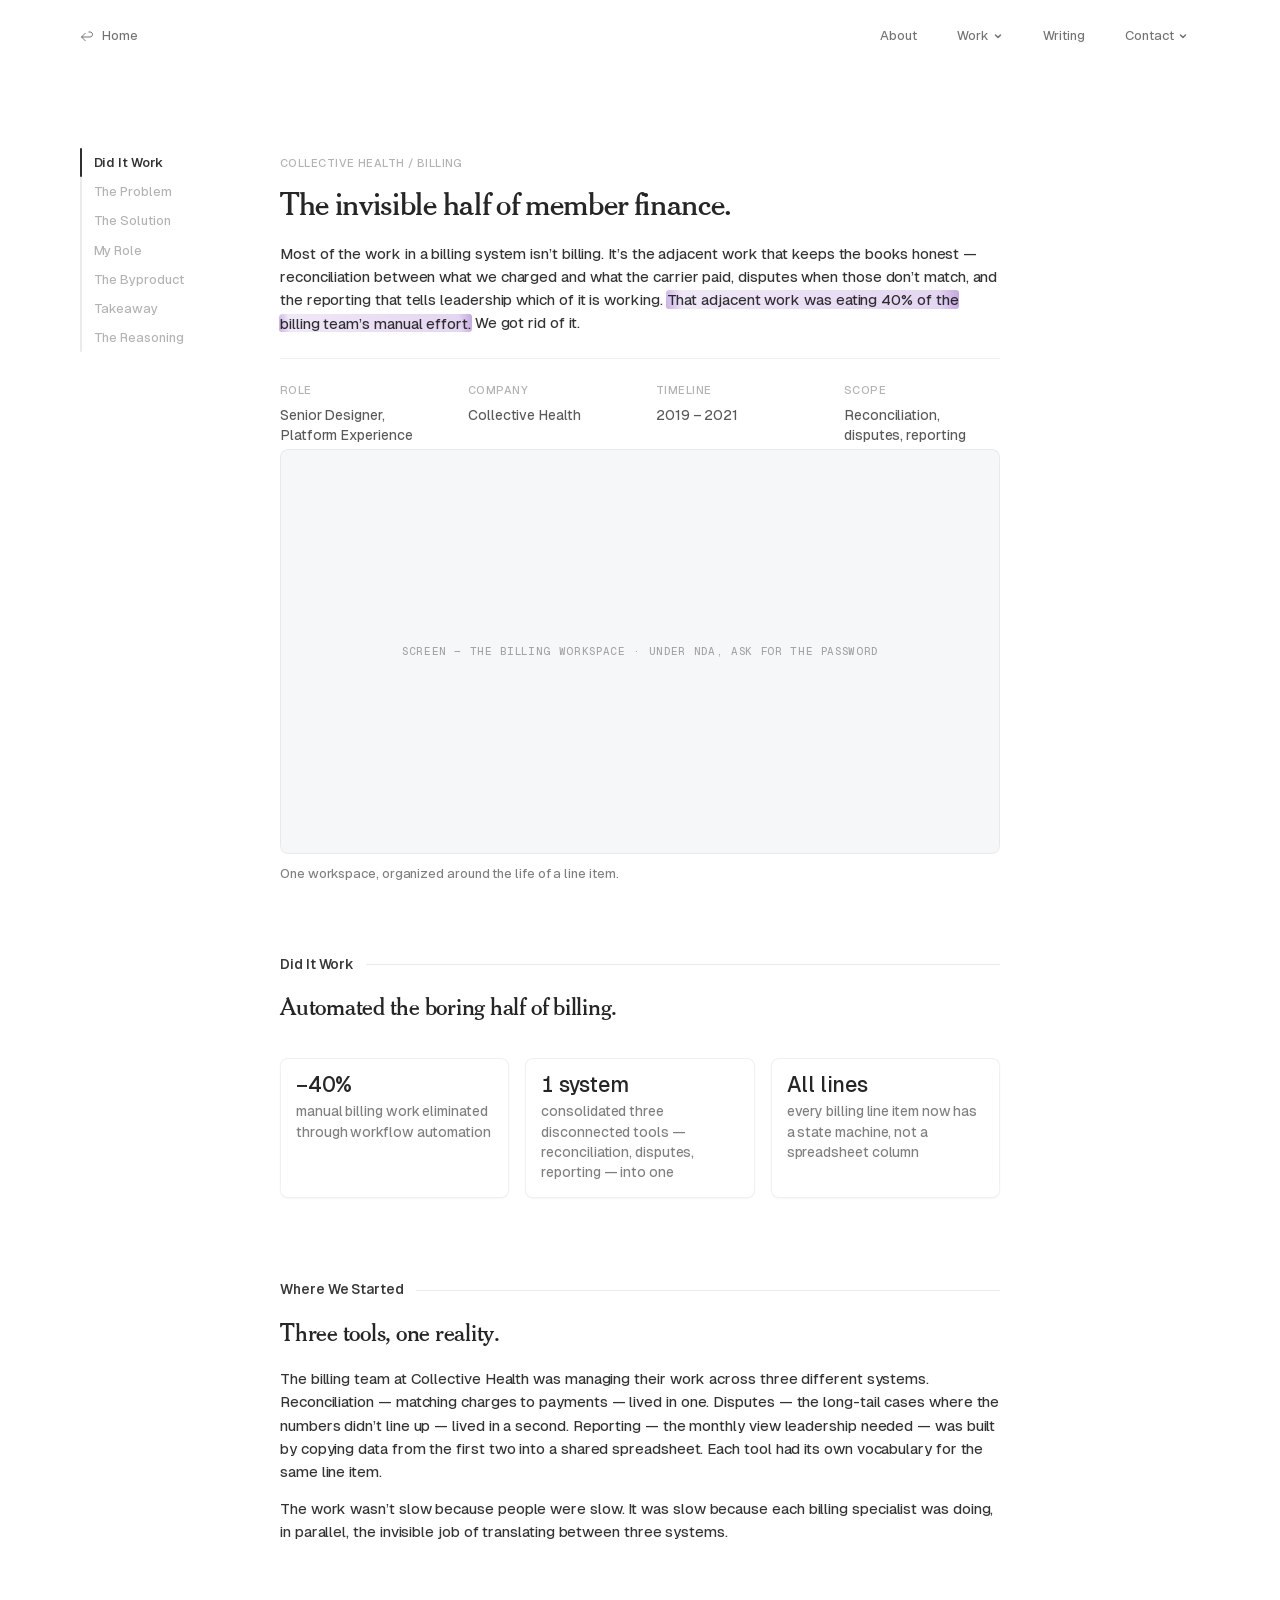
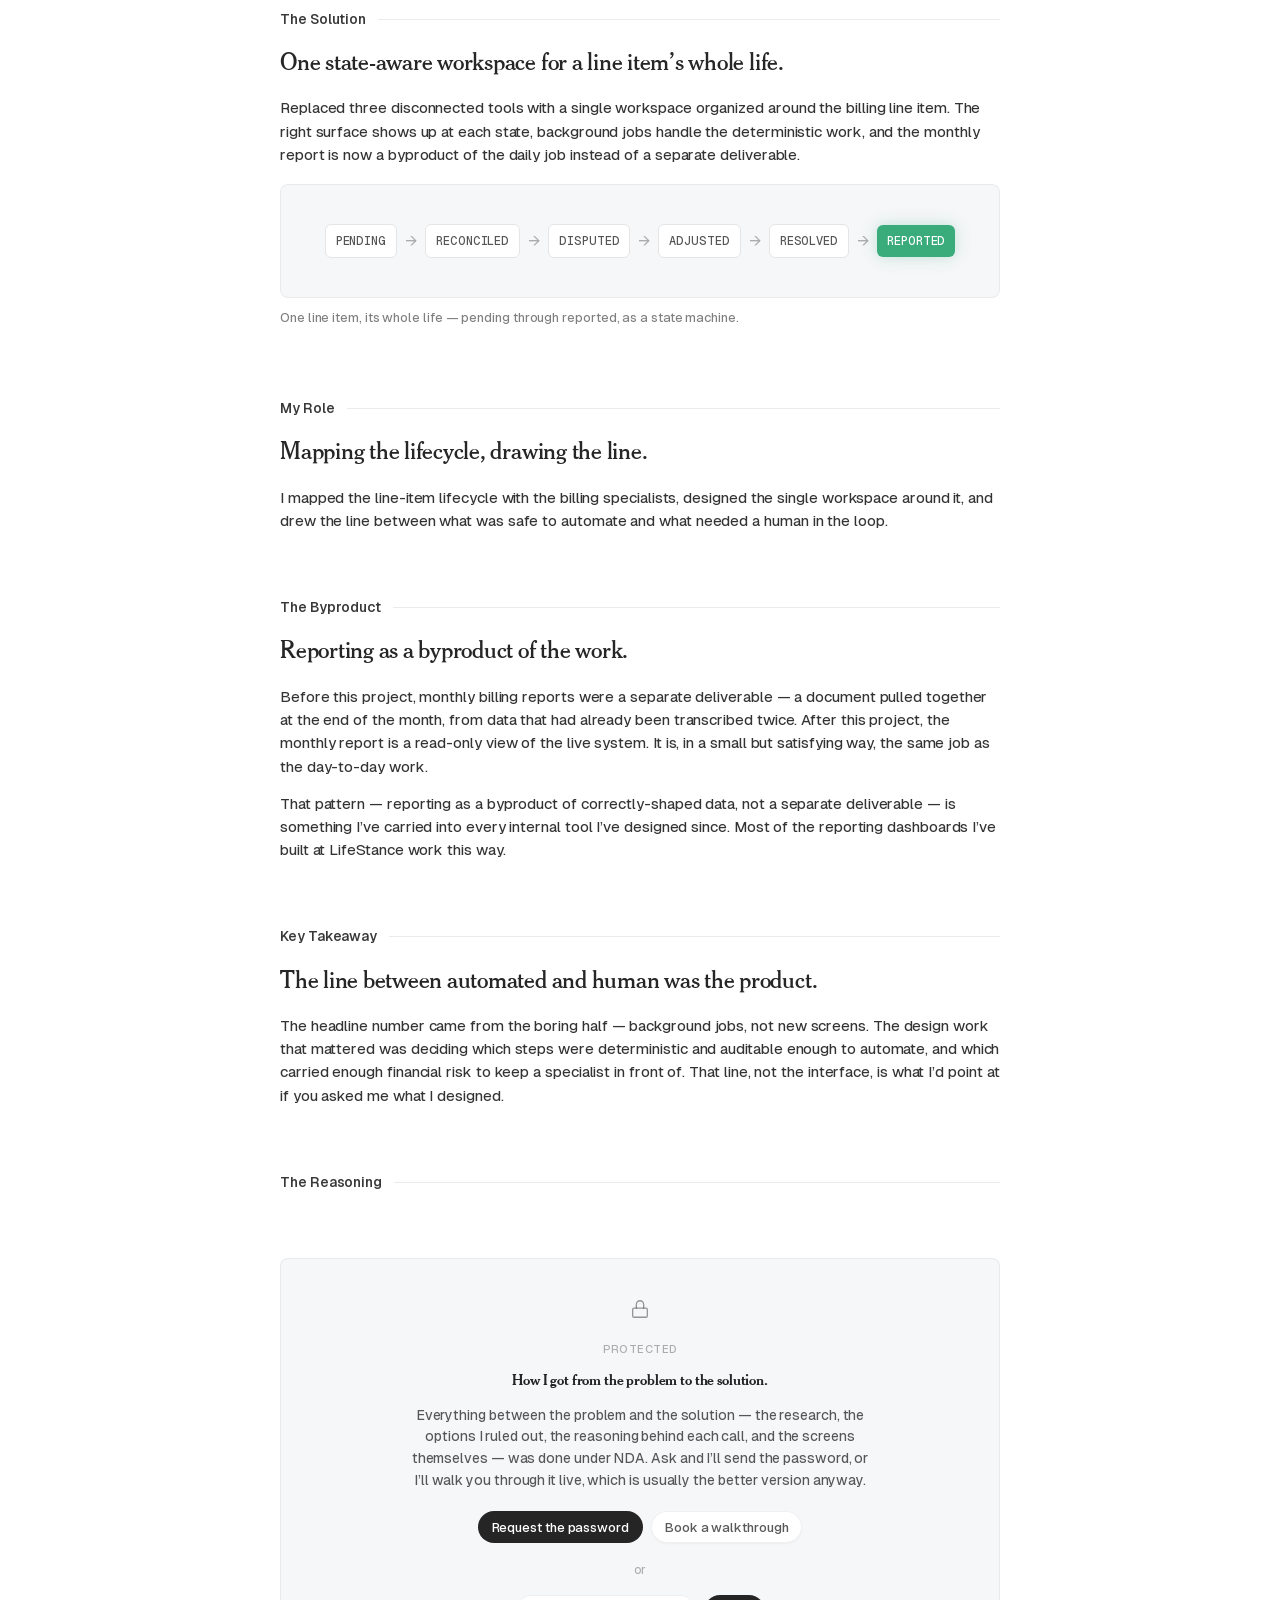
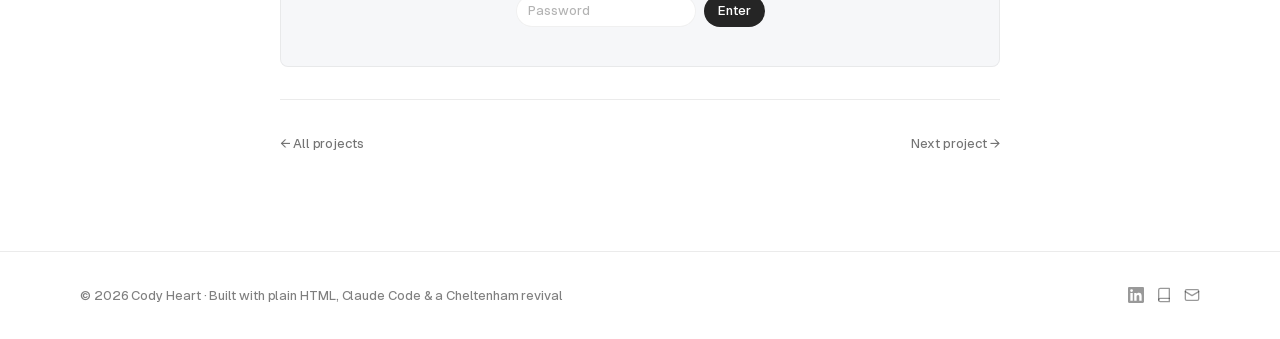
<file: case-studies/billing.html>
<!DOCTYPE html>
<html lang="en">
<head>
<meta charset="UTF-8">
<meta name="viewport" content="width=device-width, initial-scale=1, viewport-fit=cover">
<title>Billing — Cody Heart</title>
<meta name="description" content="Replacing three disconnected finance tools with one state-aware workspace, and automating the boring half.">

<!-- Favicon -->
<link rel="icon" type="image/svg+xml" href="/favicon.svg">
<link rel="icon" type="image/png" sizes="32x32" href="/favicon-32.png">
<link rel="icon" type="image/png" sizes="16x16" href="/favicon-16.png">
<link rel="alternate icon" href="/favicon.ico">
<link rel="apple-touch-icon" sizes="180x180" href="/apple-touch-icon.png">

<!-- Open Graph / Rich link preview -->
<meta property="og:type" content="article">
<meta property="og:url" content="https://codyheart.design/case-studies/billing.html">
<meta property="og:title" content="Billing — Cody Heart">
<meta property="og:description" content="Replacing three disconnected finance tools with one state-aware workspace, and automating the boring half.">
<meta property="og:image" content="https://codyheart.design/og-image.png">
<meta property="og:site_name" content="Cody Heart">

<meta name="theme-color" content="#ffffff">
<meta name="robots" content="noindex, nofollow, noarchive, nosnippet, noimageindex">
<meta name="googlebot" content="noindex, nofollow, noarchive, nosnippet">
<meta name="bingbot" content="noindex, nofollow, noarchive, nosnippet">

<link rel="preload" as="font" type="font/woff2" href="../assets/fonts/Geist-Variable.woff2" crossorigin>
<link rel="preload" as="font" type="font/woff2" href="../assets/fonts/CheltenhamClassicMedium.woff2" crossorigin>
<link rel="stylesheet" href="../css/site.css?v=36">
</head>
<body>

<nav class="nav" aria-label="Main navigation">
  <div class="nav__inner">
    <a class="nav__back link-hover press-scale" href="../index.html"><svg width="14" height="14" viewBox="0 0 14 14" fill="none" aria-hidden="true"><path d="M5.5 4L1.5 8M1.5 8L5.5 12M1.5 8H10C11.3807 8 12.5 6.88071 12.5 5.5V5.5C12.5 4.11929 11.3807 3 10 3H8.5" stroke="currentColor"/></svg><span>Home</span></a>
    <button class="nav__scrolltitle" aria-label="Scroll to top">Billing</button>

    <div class="nav__links">
      <a class="nav__link link-hover" href="../about.html">About</a>

      <div class="nav__drop">
        <button class="nav__link link-hover press-scale" aria-expanded="false" aria-haspopup="true" aria-controls="menu-work">Work<svg class="chev" width="10" height="10" viewBox="0 0 10 10" fill="none" stroke="currentColor" stroke-width="1.5" stroke-linecap="round" stroke-linejoin="round" aria-hidden="true"><path d="M2.5 4L5 6.5L7.5 4"/></svg></button>
        <div class="nav__menu" id="menu-work" role="menu" aria-hidden="true">
          <div class="nav__menu-pad">
            <a class="menu-item" role="menuitem" href="tool-consolidation.html">
              <div class="menu-item__tile"><svg class="icon-duo  c-orange" viewBox="0 0 24 24" fill="none" aria-hidden="true"><rect class="duo-a" x="0" y="0" width="7" height="7" rx="1.5"/><rect class="duo-a" x="8.5" y="0" width="7" height="7" rx="1.5"/><rect class="duo-a" x="17" y="0" width="7" height="7" rx="1.5"/><rect class="duo-a" x="4.25" y="8.5" width="7" height="7" rx="1.5"/><rect class="duo-a" x="12.75" y="8.5" width="7" height="7" rx="1.5"/><rect class="duo-b" x="4" y="17" width="16" height="7" rx="1.5"/></svg></div>
              <div><span class="menu-item__title">Tool Consolidation</span><span class="menu-item__desc">50+ regional tools, to six jobs</span></div>
            </a>
            <a class="menu-item" role="menuitem" href="matching-tool.html">
              <div class="menu-item__tile"><svg class="icon-duo  c-blue" viewBox="0 0 24 24" fill="none" aria-hidden="true"><circle class="duo-a" cx="4" cy="4" r="3"/><circle class="duo-a" cx="12" cy="4" r="3"/><circle class="duo-a" cx="20" cy="4" r="3"/><circle class="duo-a" cx="4" cy="12" r="3"/><circle class="duo-a" cx="12" cy="12" r="3"/><circle class="duo-a" cx="20" cy="12" r="3"/><circle class="duo-a" cx="4" cy="20" r="3"/><circle class="duo-a" cx="12" cy="20" r="3"/><circle class="duo-b" cx="19" cy="19" r="5"/></svg></div>
              <div><span class="menu-item__title">Matching Tool</span><span class="menu-item__desc">Two-state pilot to 100% national</span></div>
            </a>
            <a class="menu-item" role="menuitem" href="matching-logic.html">
              <div class="menu-item__tile"><svg class="icon-duo  c-purple" viewBox="0 0 24 24" fill="none" aria-hidden="true"><path class="duo-a" d="M12 0a12 12 0 1 0 0 24 12 12 0 0 0 0-24Zm0 5a7 7 0 1 1 0 14 7 7 0 0 1 0-14Z"/><circle class="duo-b" cx="12" cy="12" r="4"/></svg></div>
              <div><span class="menu-item__title">Care Matching</span><span class="menu-item__desc">A measurable four-gate funnel</span></div>
            </a>
            <a class="menu-item menu-item--all" role="menuitem" href="../work.html"><span>All six, and the experience</span><span aria-hidden="true">&#8594;</span></a>
          </div>
        </div>
      </div>

      <a class="nav__link link-hover" href="../writing/design-as-a-revenue-lever.html">Writing</a>

      <div class="nav__drop">
        <button class="nav__link link-hover press-scale" aria-expanded="false" aria-haspopup="true" aria-controls="menu-contact">Contact<svg class="chev" width="10" height="10" viewBox="0 0 10 10" fill="none" stroke="currentColor" stroke-width="1.5" stroke-linecap="round" stroke-linejoin="round" aria-hidden="true"><path d="M2.5 4L5 6.5L7.5 4"/></svg></button>
        <div class="nav__menu" id="menu-contact" role="menu" aria-hidden="true">
          <div class="nav__menu-pad">
            <a class="menu-item" role="menuitem" href="mailto:hello@codyheart.design">
              <div class="menu-item__tile"><svg class="icon-duo  c-green" viewBox="0 0 24 24" fill="none" aria-hidden="true"><path class="duo-b" d="M12 12.6 0 5.4V5a3 3 0 0 1 3-3h18a3 3 0 0 1 3 3v.4l-12 7.2Z"/><path class="duo-a" d="M0 8.2 12 15.4 24 8.2V19a3 3 0 0 1-3 3H3a3 3 0 0 1-3-3V8.2Z"/></svg></div>
              <div><span class="menu-item__title">Email</span><span class="menu-item__desc">hello@codyheart.design</span></div>
            </a>
            <a class="menu-item" role="menuitem" target="_blank" rel="noopener noreferrer" href="https://www.linkedin.com/in/codyheart/">
              <div class="menu-item__tile"><svg class="icon-duo  c-blue" viewBox="0 0 24 24" fill="none" aria-hidden="true"><rect class="duo-a" x="0" y="8" width="6" height="16"/><circle class="duo-b" cx="3" cy="3" r="3"/><path class="duo-b" d="M6 17a9 9 0 0 1 18 0v7h-6v-7a3 3 0 0 0-6 0v7H6v-7Z"/></svg></div>
              <div><span class="menu-item__title">LinkedIn</span><span class="menu-item__desc">Let’s connect</span></div>
            </a>
            <a class="menu-item" role="menuitem" target="_blank" rel="noopener noreferrer" href="https://calendly.com/codynheart/30min">
              <div class="menu-item__tile"><svg class="icon-duo  c-purple" viewBox="0 0 24 24" fill="none" aria-hidden="true"><rect class="duo-a" x="0" y="4" width="24" height="20" rx="2"/><path class="duo-b" d="M0 6a2 2 0 0 1 2-2h20a2 2 0 0 1 2 2v4H0V6Z"/><rect class="duo-b" x="4" y="0" width="3" height="6" rx="1.5"/><rect class="duo-b" x="17" y="0" width="3" height="6" rx="1.5"/><circle class="duo-b" cx="12" cy="17" r="3"/></svg></div>
              <div><span class="menu-item__title">Calendly</span><span class="menu-item__desc">Grab 30 minutes</span></div>
            </a>
            <a class="menu-item" role="menuitem" target="_blank" rel="noopener noreferrer" href="https://drive.google.com/file/d/1DNg6jHae1uTtqSoy8dUVyaRoVnSJ9kkv/view?usp=sharing">
              <div class="menu-item__tile"><svg class="icon-duo  c-pink" viewBox="0 0 24 24" fill="none" aria-hidden="true"><path class="duo-a" d="M4 0h11l5 5v19H4V0Z"/><path class="duo-b" d="M15 0l5 5h-5V0Z"/><rect class="duo-b" x="8" y="10" width="8" height="2" rx="1"/><rect class="duo-b" x="8" y="15" width="8" height="2" rx="1"/></svg></div>
              <div><span class="menu-item__title">Resume</span><span class="menu-item__desc">View the PDF</span></div>
            </a>
          </div>
        </div>
      </div>
    </div>

    <div class="nav__burger-wrap">
      <button class="nav__burger" aria-expanded="false" aria-label="Open menu"><span></span><span></span></button>
    </div>
  </div>
</nav>

<div class="mobile-menu" role="dialog" aria-modal="true" aria-label="Navigation menu">
  <div class="mobile-menu__inner">
    <a class="mobile-menu__link" href="../about.html">About</a>
    <a class="mobile-menu__link" href="../writing/design-as-a-revenue-lever.html">Writing</a>

    <div class="mobile-menu__section">
      <p class="mobile-menu__label">Work</p>
      <div class="mobile-menu__list">
        <a class="mobile-menu__item" href="tool-consolidation.html">
          <div class="menu-item__tile"><svg class="icon-duo is-colored c-orange" viewBox="0 0 24 24" fill="none" aria-hidden="true"><rect class="duo-a" x="0" y="0" width="7" height="7" rx="1.5"/><rect class="duo-a" x="8.5" y="0" width="7" height="7" rx="1.5"/><rect class="duo-a" x="17" y="0" width="7" height="7" rx="1.5"/><rect class="duo-a" x="4.25" y="8.5" width="7" height="7" rx="1.5"/><rect class="duo-a" x="12.75" y="8.5" width="7" height="7" rx="1.5"/><rect class="duo-b" x="4" y="17" width="16" height="7" rx="1.5"/></svg></div>
          <div><span class="menu-item__title">Tool Consolidation</span><span class="menu-item__desc">50+ regional tools, to six jobs</span></div>
        </a>
        <a class="mobile-menu__item" href="matching-tool.html">
          <div class="menu-item__tile"><svg class="icon-duo is-colored c-blue" viewBox="0 0 24 24" fill="none" aria-hidden="true"><circle class="duo-a" cx="4" cy="4" r="3"/><circle class="duo-a" cx="12" cy="4" r="3"/><circle class="duo-a" cx="20" cy="4" r="3"/><circle class="duo-a" cx="4" cy="12" r="3"/><circle class="duo-a" cx="12" cy="12" r="3"/><circle class="duo-a" cx="20" cy="12" r="3"/><circle class="duo-a" cx="4" cy="20" r="3"/><circle class="duo-a" cx="12" cy="20" r="3"/><circle class="duo-b" cx="19" cy="19" r="5"/></svg></div>
          <div><span class="menu-item__title">Matching Tool</span><span class="menu-item__desc">Two-state pilot to 100% national</span></div>
        </a>
        <a class="mobile-menu__item" href="matching-logic.html">
          <div class="menu-item__tile"><svg class="icon-duo is-colored c-purple" viewBox="0 0 24 24" fill="none" aria-hidden="true"><path class="duo-a" d="M12 0a12 12 0 1 0 0 24 12 12 0 0 0 0-24Zm0 5a7 7 0 1 1 0 14 7 7 0 0 1 0-14Z"/><circle class="duo-b" cx="12" cy="12" r="4"/></svg></div>
          <div><span class="menu-item__title">Care Matching</span><span class="menu-item__desc">A measurable four-gate funnel</span></div>
        </a>
        <a class="mobile-menu__item" href="claims.html">
          <div class="menu-item__tile"><svg class="icon-duo is-colored c-green" viewBox="0 0 24 24" fill="none" aria-hidden="true"><rect class="duo-a" x="0" y="0" width="10" height="24" rx="2"/><rect class="duo-b" x="12" y="0" width="12" height="24" rx="2"/></svg></div>
          <div><span class="menu-item__title">Claims</span><span class="menu-item__desc">60% less time per claim</span></div>
        </a>
        <a class="mobile-menu__item" href="billing.html">
          <div class="menu-item__tile"><svg class="icon-duo is-colored c-teal" viewBox="0 0 24 24" fill="none" aria-hidden="true"><rect class="duo-a" x="2" y="11" width="20" height="2"/><circle class="duo-a" cx="4" cy="12" r="4"/><circle class="duo-a" cx="12" cy="12" r="4"/><circle class="duo-b" cx="20" cy="12" r="4"/></svg></div>
          <div><span class="menu-item__title">Billing</span><span class="menu-item__desc">The invisible half, automated</span></div>
        </a>
        <a class="mobile-menu__item" href="design-roi.html">
          <div class="menu-item__tile"><svg class="icon-duo is-colored c-pink" viewBox="0 0 24 24" fill="none" aria-hidden="true"><rect class="duo-a" x="1" y="14" width="5" height="10" rx="1"/><rect class="duo-a" x="9.5" y="9" width="5" height="15" rx="1"/><rect class="duo-b" x="18" y="2" width="5" height="22" rx="1"/></svg></div>
          <div><span class="menu-item__title">Design ROI</span><span class="menu-item__desc">Design as a revenue lever</span></div>
        </a>
      </div>
    </div>

    <div class="mobile-menu__section">
      <p class="mobile-menu__label">Contact</p>
      <div class="mobile-menu__list">
        <a class="mobile-menu__item" href="mailto:hello@codyheart.design">
          <div class="menu-item__tile"><svg class="icon-duo is-colored c-green" viewBox="0 0 24 24" fill="none" aria-hidden="true"><path class="duo-b" d="M12 12.6 0 5.4V5a3 3 0 0 1 3-3h18a3 3 0 0 1 3 3v.4l-12 7.2Z"/><path class="duo-a" d="M0 8.2 12 15.4 24 8.2V19a3 3 0 0 1-3 3H3a3 3 0 0 1-3-3V8.2Z"/></svg></div>
          <div><span class="menu-item__title">Email</span><span class="menu-item__desc">hello@codyheart.design</span></div>
        </a>
        <a class="mobile-menu__item" target="_blank" rel="noopener noreferrer" href="https://www.linkedin.com/in/codyheart/">
          <div class="menu-item__tile"><svg class="icon-duo is-colored c-blue" viewBox="0 0 24 24" fill="none" aria-hidden="true"><rect class="duo-a" x="0" y="8" width="6" height="16"/><circle class="duo-b" cx="3" cy="3" r="3"/><path class="duo-b" d="M6 17a9 9 0 0 1 18 0v7h-6v-7a3 3 0 0 0-6 0v7H6v-7Z"/></svg></div>
          <div><span class="menu-item__title">LinkedIn</span><span class="menu-item__desc">Let’s connect</span></div>
        </a>
        <a class="mobile-menu__item" target="_blank" rel="noopener noreferrer" href="https://calendly.com/codynheart/30min">
          <div class="menu-item__tile"><svg class="icon-duo is-colored c-purple" viewBox="0 0 24 24" fill="none" aria-hidden="true"><rect class="duo-a" x="0" y="4" width="24" height="20" rx="2"/><path class="duo-b" d="M0 6a2 2 0 0 1 2-2h20a2 2 0 0 1 2 2v4H0V6Z"/><rect class="duo-b" x="4" y="0" width="3" height="6" rx="1.5"/><rect class="duo-b" x="17" y="0" width="3" height="6" rx="1.5"/><circle class="duo-b" cx="12" cy="17" r="3"/></svg></div>
          <div><span class="menu-item__title">Calendly</span><span class="menu-item__desc">Grab 30 minutes</span></div>
        </a>
        <a class="mobile-menu__item" target="_blank" rel="noopener noreferrer" href="https://drive.google.com/file/d/1DNg6jHae1uTtqSoy8dUVyaRoVnSJ9kkv/view?usp=sharing">
          <div class="menu-item__tile"><svg class="icon-duo is-colored c-pink" viewBox="0 0 24 24" fill="none" aria-hidden="true"><path class="duo-a" d="M4 0h11l5 5v19H4V0Z"/><path class="duo-b" d="M15 0l5 5h-5V0Z"/><rect class="duo-b" x="8" y="10" width="8" height="2" rx="1"/><rect class="duo-b" x="8" y="15" width="8" height="2" rx="1"/></svg></div>
          <div><span class="menu-item__title">Resume</span><span class="menu-item__desc">View the PDF</span></div>
        </a>
      </div>
    </div>
  </div>
</div>

<aside class="toc" aria-label="On this page">
  <div class="toc__inner">
    <div class="toc__track"><div class="toc__thumb"></div></div>
    <ul>
      <li><a href="#outcomes">Did It Work</a></li>
      <li><a href="#problem">The Problem</a></li>
      <li><a href="#solution">The Solution</a></li>
      <li><a href="#role">My Role</a></li>
      <li><a href="#byproduct">The Byproduct</a></li>
      <li><a href="#takeaway">Takeaway</a></li>
      <li><a href="#reasoning">The Reasoning</a></li>
    </ul>
  </div>
</aside>

<main class="article">
  <header>
    <div class="article__kicker">Collective Health / Billing</div>
    <h1 class="article__title">The invisible half of member finance.</h1>
    <p class="article__intro">Most of the work in a billing system isn&#8217;t billing. It&#8217;s the adjacent work that keeps the books honest &#8212; reconciliation between what we charged and what the carrier paid, disputes when those don&#8217;t match, and the reporting that tells leadership which of it is working. <span class="highlight highlight-purple">That adjacent work was eating 40% of the billing team&#8217;s manual effort.</span> We got rid of it.</p>
    <dl class="meta-grid meta-grid--4">
      <div><dt>Role</dt><dd>Senior Designer,
Platform Experience</dd></div>
      <div><dt>Company</dt><dd>Collective Health</dd></div>
      <div><dt>Timeline</dt><dd>2019 &#8211; 2021</dd></div>
      <div><dt>Scope</dt><dd>Reconciliation, disputes, reporting</dd></div>
    </dl>
  </header>

  <figure class="cs-figure"><div class="ph"><span>Screen &#8212; the billing workspace &#183; under NDA, ask for the password</span></div><figcaption>One workspace, organized around the life of a line item.</figcaption></figure>

  <section id="outcomes" class="cs-section">
    <div class="section-label"><span>Did It Work</span></div>
    <h2>Automated the boring half of billing.</h2>
    <div class="cs-flow">
      <div class="stat-grid">
        <div class="stat-card"><div class="stat-card__num">&#8722;40%</div><div class="stat-card__label">manual billing work eliminated through workflow automation</div></div>
        <div class="stat-card"><div class="stat-card__num">1 system</div><div class="stat-card__label">consolidated three disconnected tools &#8212; reconciliation, disputes, reporting &#8212; into one</div></div>
        <div class="stat-card"><div class="stat-card__num">All lines</div><div class="stat-card__label">every billing line item now has a state machine, not a spreadsheet column</div></div>
      </div>
    </div>
  </section>

  <section id="problem" class="cs-section">
    <div class="section-label"><span>Where We Started</span></div>
    <h2>Three tools, one reality.</h2>
    <div class="cs-flow">
      <p>The billing team at Collective Health was managing their work across three different systems. Reconciliation &#8212; matching charges to payments &#8212; lived in one. Disputes &#8212; the long-tail cases where the numbers didn&#8217;t line up &#8212; lived in a second. Reporting &#8212; the monthly view leadership needed &#8212; was built by copying data from the first two into a shared spreadsheet. Each tool had its own vocabulary for the same line item.</p>
      <p>The work wasn&#8217;t slow because people were slow. It was slow because each billing specialist was doing, in parallel, the invisible job of translating between three systems.</p>
    </div>
  </section>

  <section id="solution" class="cs-section">
    <div class="section-label"><span>The Solution</span></div>
    <h2>One state-aware workspace for a line item&#8217;s whole life.</h2>
    <div class="cs-flow">
      <p>Replaced three disconnected tools with a single workspace organized around the billing line item. The right surface shows up at each state, background jobs handle the deterministic work, and the monthly report is now a byproduct of the daily job instead of a separate deliverable.</p>
      <figure class="cs-figure">
        <div class="diagram">
          <div style="display:flex;flex-wrap:wrap;gap:8px;align-items:center;justify-content:center">
            <div style="padding:8px 10px;border-radius:6px;white-space:nowrap;text-align:center;font-family:var(--mono);font-size:12px;line-height:16px;font-weight:500;color:#555;background-color:#fff;border:1px solid #e5e5e5">PENDING</div><span style="color:var(--ink-30)">&#8594;</span><div style="padding:8px 10px;border-radius:6px;white-space:nowrap;text-align:center;font-family:var(--mono);font-size:12px;line-height:16px;font-weight:500;color:#555;background-color:#fff;border:1px solid #e5e5e5">RECONCILED</div><span style="color:var(--ink-30)">&#8594;</span><div style="padding:8px 10px;border-radius:6px;white-space:nowrap;text-align:center;font-family:var(--mono);font-size:12px;line-height:16px;font-weight:500;color:#555;background-color:#fff;border:1px solid #e5e5e5">DISPUTED</div><span style="color:var(--ink-30)">&#8594;</span><div style="padding:8px 10px;border-radius:6px;white-space:nowrap;text-align:center;font-family:var(--mono);font-size:12px;line-height:16px;font-weight:500;color:#555;background-color:#fff;border:1px solid #e5e5e5">ADJUSTED</div><span style="color:var(--ink-30)">&#8594;</span><div style="padding:8px 10px;border-radius:6px;white-space:nowrap;text-align:center;font-family:var(--mono);font-size:12px;line-height:16px;font-weight:500;color:#555;background-color:#fff;border:1px solid #e5e5e5">RESOLVED</div>
            <span style="color:var(--ink-30)">&#8594;</span>
            <div style="padding:8px 10px;border-radius:6px;white-space:nowrap;text-align:center;font-family:var(--mono);font-size:12px;line-height:16px;font-weight:500;color:#fff;background-color:#3aab7b;box-shadow:0 0 20px 0 rgba(58,171,123,.2), 0 0 8px 0 rgba(58,171,123,.1)">REPORTED</div>
          </div>
        </div>
        <figcaption>One line item, its whole life &#8212; pending through reported, as a state machine.</figcaption>
      </figure>
    </div>
  </section>

  <section id="role" class="cs-section">
    <div class="section-label"><span>My Role</span></div>
    <h2>Mapping the lifecycle, drawing the line.</h2>
    <div class="cs-flow">
      <p>I mapped the line-item lifecycle with the billing specialists, designed the single workspace around it, and drew the line between what was safe to automate and what needed a human in the loop.</p>
    </div>
  </section>

  <section id="byproduct" class="cs-section">
    <div class="section-label"><span>The Byproduct</span></div>
    <h2>Reporting as a byproduct of the work.</h2>
    <div class="cs-flow">
      <p>Before this project, monthly billing reports were a separate deliverable &#8212; a document pulled together at the end of the month, from data that had already been transcribed twice. After this project, the monthly report is a read-only view of the live system. It is, in a small but satisfying way, the same job as the day-to-day work.</p>
      <p>That pattern &#8212; reporting as a byproduct of correctly-shaped data, not a separate deliverable &#8212; is something I&#8217;ve carried into every internal tool I&#8217;ve designed since. Most of the reporting dashboards I&#8217;ve built at LifeStance work this way.</p>
    </div>
  </section>

  <section id="takeaway" class="cs-section">
    <div class="section-label"><span>Key Takeaway</span></div>
    <h2>The line between automated and human was the product.</h2>
    <div class="cs-flow">
      <p>The headline number came from the boring half &#8212; background jobs, not new screens. The design work that mattered was deciding which steps were deterministic and auditable enough to automate, and which carried enough financial risk to keep a specialist in front of. That line, not the interface, is what I&#8217;d point at if you asked me what I designed.</p>
    </div>
  </section>

  <section id="reasoning" class="cs-section">
    <div class="section-label"><span>The Reasoning</span></div>
    <div class="gate" data-screens-gate>
      <svg class="gate__mark" viewBox="0 0 24 24" fill="none" stroke="currentColor" stroke-width="1.4" stroke-linecap="round" stroke-linejoin="round" aria-hidden="true"><rect x="4" y="11" width="16" height="10" rx="1.5"/><path d="M8 11V7a4 4 0 0 1 8 0v4"/></svg>
      <p class="gate__eyebrow">Protected</p>
      <h3 class="gate__title">How I got from the problem to the solution.</h3>
      <p class="gate__copy">Everything between the problem and the solution &#8212; the research, the options I ruled out, the reasoning behind each call, and the screens themselves &#8212; was done under NDA. Ask and I&#8217;ll send the password, or I&#8217;ll walk you through it live, which is usually the better version anyway.</p>
      <div class="gate__actions">
        <a class="btn btn--primary" href="mailto:codynheart@gmail.com?subject=Password%20request%20%E2%80%94%20Billing">Request the password</a>
        <a class="btn" href="https://calendly.com/codynheart/30min" target="_blank" rel="noopener">Book a walkthrough</a>
      </div>
      <p class="gate__or">or</p>
      <form class="gate__form" autocomplete="off" novalidate>
        <label class="visually-hidden" for="gate-pw">Password</label>
        <input class="gate__input" id="gate-pw" type="password" placeholder="Password" spellcheck="false" autocapitalize="off" autocorrect="off" required>
        <button class="btn btn--primary" type="submit">Enter</button>
      </form>
      <p class="gate__error" role="alert" aria-live="polite">That&#8217;s not the password. Try again.</p>
      <p class="gate__unlocked">Unlocked &#8212; the reasoning is below.</p>
    </div>
  </section>

  <div class="cs-details">
    <p class="cs-unlocked-note">The reasoning between problem and solution</p>

  <section id="insight" class="cs-section">
    <div class="section-label"><span>The Insight</span></div>
    <h2>A state machine, not a list.</h2>
    <div class="cs-flow">
      <p>The throughline across all three tools was a single entity &#8212; a billing line item &#8212; that moves through states: pending, reconciled, disputed, adjusted, resolved, reported. Each tool touched different states. Nobody owned the journey.</p>
      <p>The design move, once we saw it, was to stop designing three tools and start designing one &#8212; a single workspace that followed a line item through its life, with the right surface exposed at each state.</p>
      <blockquote class="cs-quote"><p>The fastest way to automate a workflow is to make the object it operates on legible.</p></blockquote>
    </div>
  </section>

  <section id="design" class="cs-section">
    <div class="section-label"><span>The Design</span></div>
    <h2>One workspace, state-aware.</h2>
    <div class="cs-flow">
      <p>We built a single billing workspace organized around line items. At each state in the line item&#8217;s life, the specialist saw only the tools relevant to that state:</p>
      <ul>
        <li><strong>Pending:</strong> a simple reconciliation view, with carrier payments auto-matched against expected amounts where possible.</li>
        <li><strong>Disputed:</strong> a focused dispute view with a timeline of communications, a template library for common responses, and a clear next-action surface.</li>
        <li><strong>Resolved / Reported:</strong> lightweight audit trail, plus the line item&#8217;s inclusion in the monthly report generated automatically from the source data.</li>
      </ul>
      <p>What went away: the triple-entry of the same line item in different tools, the monthly reporting scramble, the opaque &#8220;how did this number get here&#8221; question at every quarterly review.</p>
      <figure class="cs-figure"><div class="ph"><span>Screen &#8212; the state-aware workspace</span></div></figure>
    </div>
  </section>

  <section id="automation" class="cs-section">
    <div class="section-label"><span>The Automation</span></div>
    <h2>The 40% came from the boring half.</h2>
    <div class="cs-flow">
      <p>The headline number &#8212; 40% of manual billing work eliminated &#8212; didn&#8217;t come from the glamorous parts of the tool. It came from the background jobs: auto-matching reconciled line items, auto-generating the monthly close report from the live data, auto-filing resolved disputes instead of asking a specialist to click through. Each one is a small script. Together they are a working week a billing specialist gets back every month.</p>
      <p>The design job was less about inventing the automations and more about deciding which ones were safe to automate and which ones needed a human in the loop. Anything with financial risk got explicit specialist review. Anything deterministic and auditable got automated. The line between the two was the product.</p>
    </div>
  </section>
  </div>

  <footer class="cs-footnav">
    <a class="link-hover press-scale" href="../index.html">&#8592; All projects</a>
    <a class="link-hover press-scale" href="design-roi.html">Next project &#8594;</a>
  </footer>
</main>

<footer class="footer">
  <div class="footer__inner">
    <p>&#169; 2026 Cody Heart &#183; Built with plain HTML, <a class="text-link" target="_blank" rel="noopener noreferrer" href="https://claude.ai/code">Claude Code</a> &amp; a Cheltenham revival</p>
    <div class="footer__social">
      <a target="_blank" rel="noopener noreferrer" aria-label="LinkedIn" href="https://www.linkedin.com/in/codyheart/">
        <svg width="16" height="16" viewBox="0 0 24 24" fill="currentColor"><path d="M20.447 20.452h-3.554v-5.569c0-1.328-.027-3.037-1.852-3.037-1.853 0-2.136 1.445-2.136 2.939v5.667H9.351V9h3.414v1.561h.046c.477-.9 1.637-1.85 3.37-1.85 3.601 0 4.267 2.37 4.267 5.455v6.286zM5.337 7.433a2.062 2.062 0 01-2.063-2.065 2.064 2.064 0 112.063 2.065zm1.782 13.019H3.555V9h3.564v11.452zM22.225 0H1.771C.792 0 0 .774 0 1.729v20.542C0 23.227.792 24 1.771 24h20.451C23.2 24 24 23.227 24 22.271V1.729C24 .774 23.2 0 22.222 0h.003z"/></svg>
      </a>
      <a target="_blank" rel="noopener noreferrer" aria-label="Goodreads — a reader's atlas" href="https://www.goodreads.com/user/show/164877363-cody-heart">
        <svg width="16" height="16" viewBox="0 0 24 24" fill="none" stroke="currentColor" stroke-width="2" stroke-linecap="round" stroke-linejoin="round"><path d="M4 19.5A2.5 2.5 0 0 1 6.5 17H20"/><path d="M6.5 2H20v20H6.5A2.5 2.5 0 0 1 4 19.5v-15A2.5 2.5 0 0 1 6.5 2z"/></svg>
      </a>
      <a aria-label="Email" href="mailto:hello@codyheart.design">
        <svg width="16" height="16" viewBox="0 0 24 24" fill="none" stroke="currentColor" stroke-width="2" stroke-linecap="round" stroke-linejoin="round"><rect x="2" y="4" width="20" height="16" rx="2"/><path d="m22 7-10 6L2 7"/></svg>
      </a>
    </div>
  </div>
</footer>

<script src="../js/site.js?v=15" defer></script>
</body>
</html>
</file>
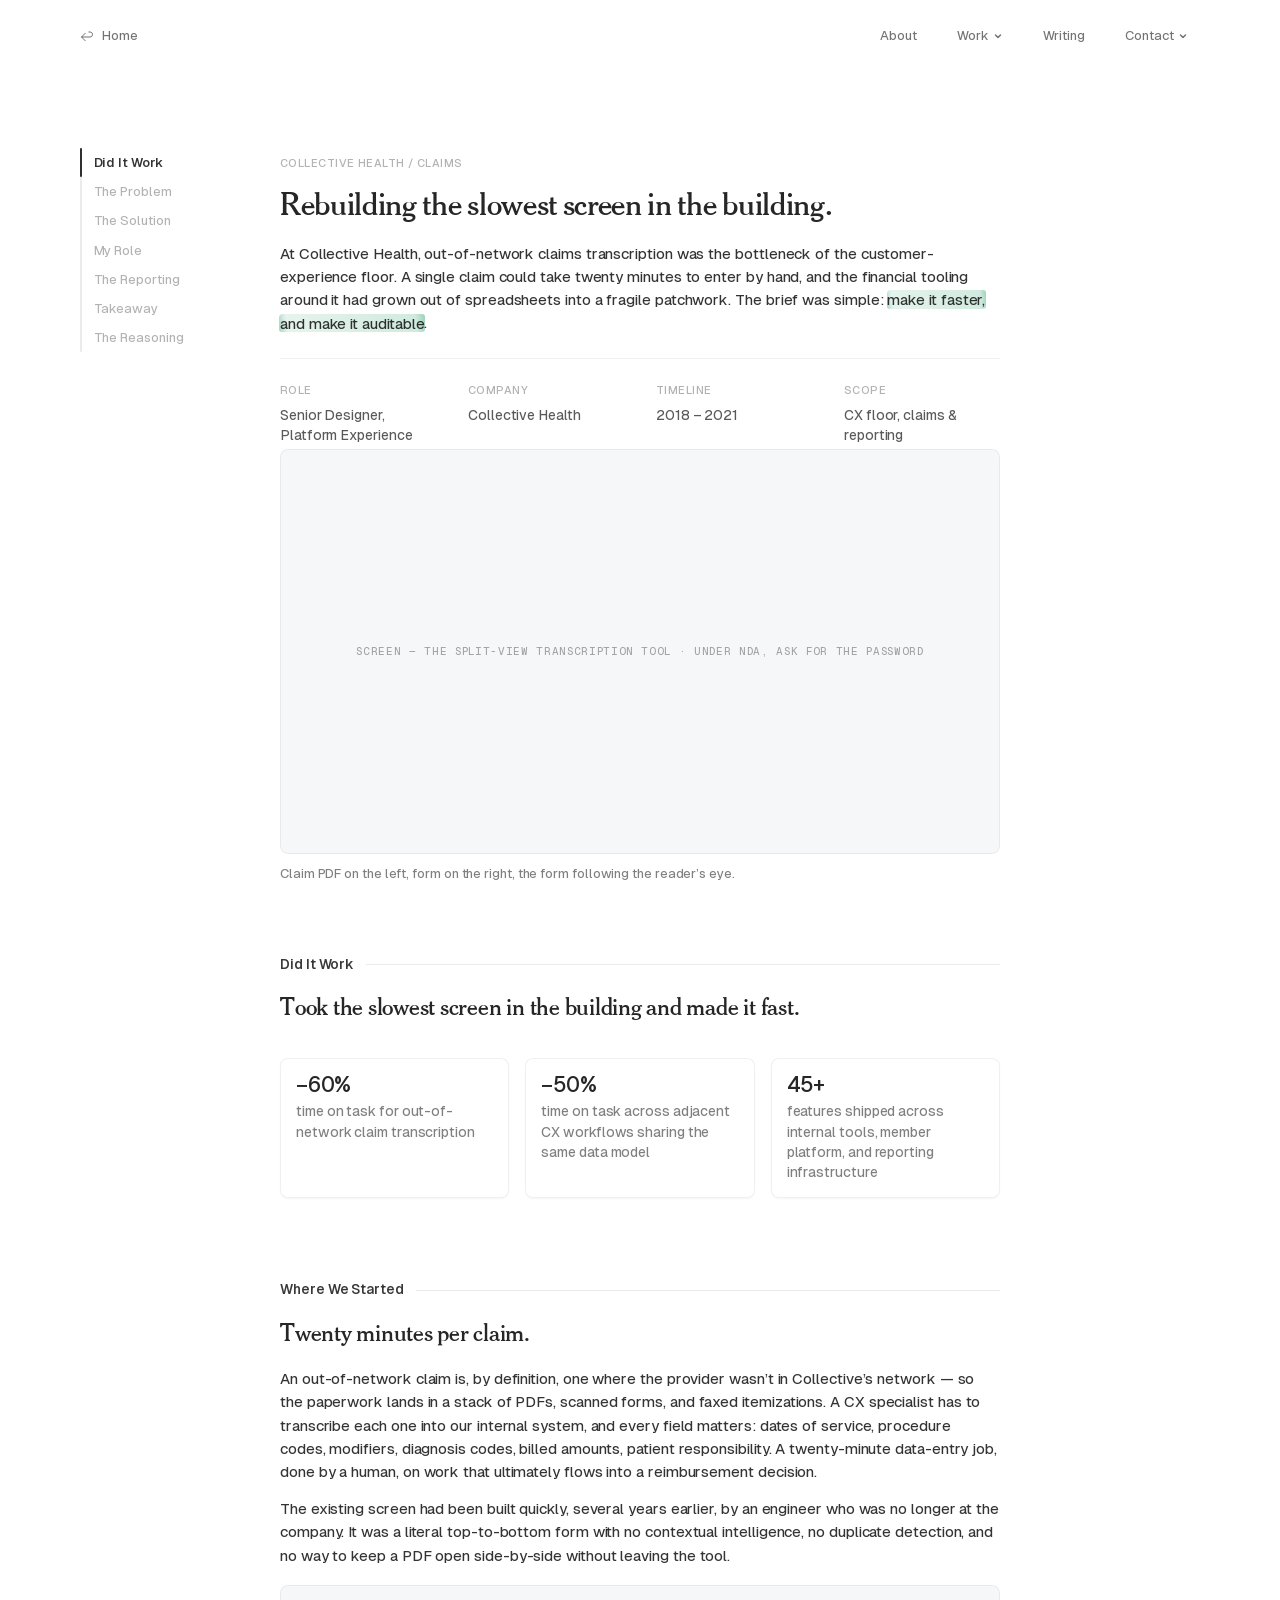
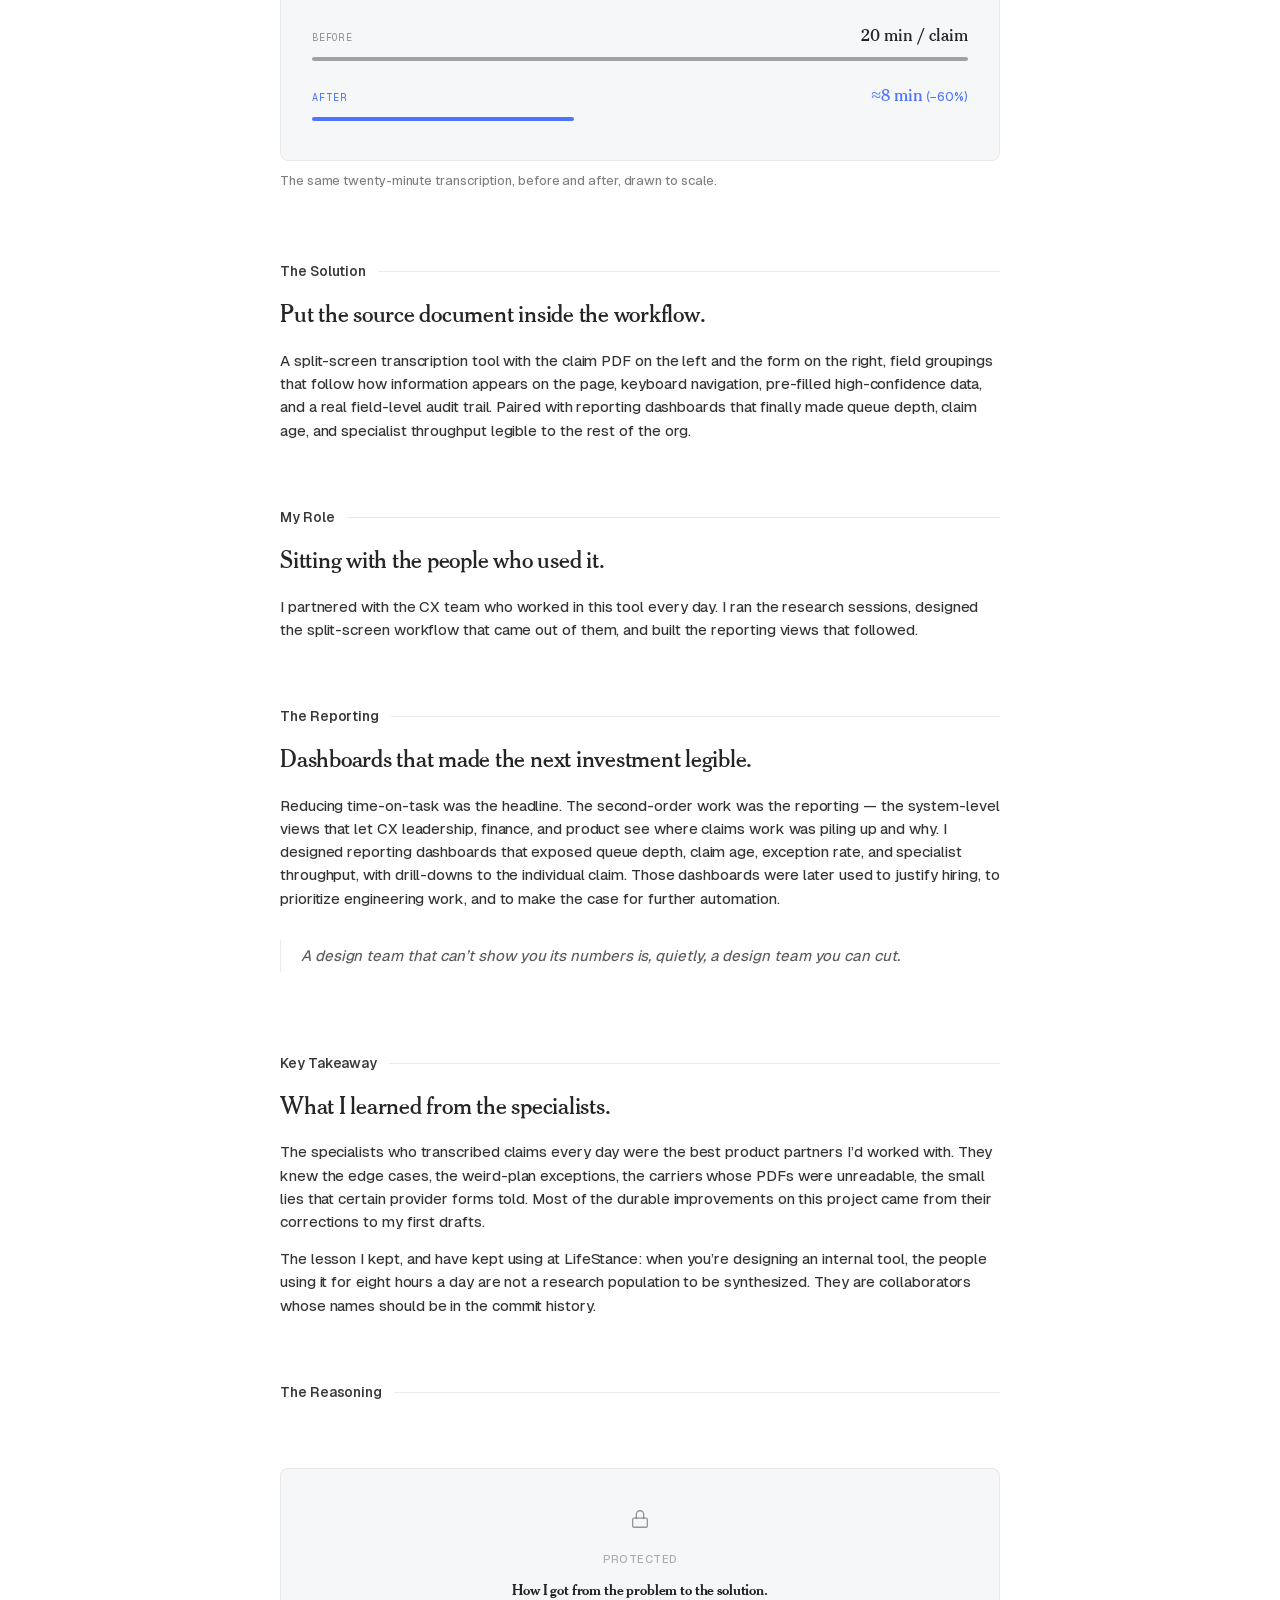
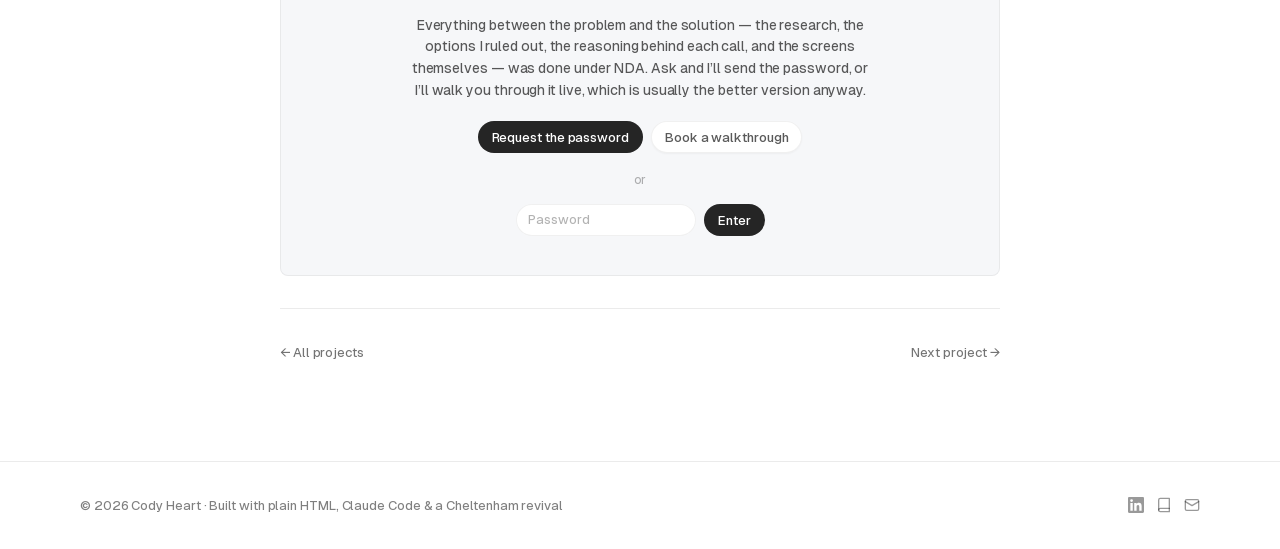
<file: case-studies/claims.html>
<!DOCTYPE html>
<html lang="en">
<head>
<meta charset="UTF-8">
<meta name="viewport" content="width=device-width, initial-scale=1, viewport-fit=cover">
<title>Claims — Cody Heart</title>
<meta name="description" content="Rebuilding out-of-network claims transcription at Collective Health: 60% less time on task.">

<!-- Favicon -->
<link rel="icon" type="image/svg+xml" href="/favicon.svg">
<link rel="icon" type="image/png" sizes="32x32" href="/favicon-32.png">
<link rel="icon" type="image/png" sizes="16x16" href="/favicon-16.png">
<link rel="alternate icon" href="/favicon.ico">
<link rel="apple-touch-icon" sizes="180x180" href="/apple-touch-icon.png">

<!-- Open Graph / Rich link preview -->
<meta property="og:type" content="article">
<meta property="og:url" content="https://codyheart.design/case-studies/claims.html">
<meta property="og:title" content="Claims — Cody Heart">
<meta property="og:description" content="Rebuilding out-of-network claims transcription at Collective Health: 60% less time on task.">
<meta property="og:image" content="https://codyheart.design/og-image.png">
<meta property="og:site_name" content="Cody Heart">

<meta name="theme-color" content="#ffffff">
<meta name="robots" content="noindex, nofollow, noarchive, nosnippet, noimageindex">
<meta name="googlebot" content="noindex, nofollow, noarchive, nosnippet">
<meta name="bingbot" content="noindex, nofollow, noarchive, nosnippet">

<link rel="preload" as="font" type="font/woff2" href="../assets/fonts/Geist-Variable.woff2" crossorigin>
<link rel="preload" as="font" type="font/woff2" href="../assets/fonts/CheltenhamClassicMedium.woff2" crossorigin>
<link rel="stylesheet" href="../css/site.css?v=36">
</head>
<body>

<nav class="nav" aria-label="Main navigation">
  <div class="nav__inner">
    <a class="nav__back link-hover press-scale" href="../index.html"><svg width="14" height="14" viewBox="0 0 14 14" fill="none" aria-hidden="true"><path d="M5.5 4L1.5 8M1.5 8L5.5 12M1.5 8H10C11.3807 8 12.5 6.88071 12.5 5.5V5.5C12.5 4.11929 11.3807 3 10 3H8.5" stroke="currentColor"/></svg><span>Home</span></a>
    <button class="nav__scrolltitle" aria-label="Scroll to top">Claims</button>

    <div class="nav__links">
      <a class="nav__link link-hover" href="../about.html">About</a>

      <div class="nav__drop">
        <button class="nav__link link-hover press-scale" aria-expanded="false" aria-haspopup="true" aria-controls="menu-work">Work<svg class="chev" width="10" height="10" viewBox="0 0 10 10" fill="none" stroke="currentColor" stroke-width="1.5" stroke-linecap="round" stroke-linejoin="round" aria-hidden="true"><path d="M2.5 4L5 6.5L7.5 4"/></svg></button>
        <div class="nav__menu" id="menu-work" role="menu" aria-hidden="true">
          <div class="nav__menu-pad">
            <a class="menu-item" role="menuitem" href="tool-consolidation.html">
              <div class="menu-item__tile"><svg class="icon-duo  c-orange" viewBox="0 0 24 24" fill="none" aria-hidden="true"><rect class="duo-a" x="0" y="0" width="7" height="7" rx="1.5"/><rect class="duo-a" x="8.5" y="0" width="7" height="7" rx="1.5"/><rect class="duo-a" x="17" y="0" width="7" height="7" rx="1.5"/><rect class="duo-a" x="4.25" y="8.5" width="7" height="7" rx="1.5"/><rect class="duo-a" x="12.75" y="8.5" width="7" height="7" rx="1.5"/><rect class="duo-b" x="4" y="17" width="16" height="7" rx="1.5"/></svg></div>
              <div><span class="menu-item__title">Tool Consolidation</span><span class="menu-item__desc">50+ regional tools, to six jobs</span></div>
            </a>
            <a class="menu-item" role="menuitem" href="matching-tool.html">
              <div class="menu-item__tile"><svg class="icon-duo  c-blue" viewBox="0 0 24 24" fill="none" aria-hidden="true"><circle class="duo-a" cx="4" cy="4" r="3"/><circle class="duo-a" cx="12" cy="4" r="3"/><circle class="duo-a" cx="20" cy="4" r="3"/><circle class="duo-a" cx="4" cy="12" r="3"/><circle class="duo-a" cx="12" cy="12" r="3"/><circle class="duo-a" cx="20" cy="12" r="3"/><circle class="duo-a" cx="4" cy="20" r="3"/><circle class="duo-a" cx="12" cy="20" r="3"/><circle class="duo-b" cx="19" cy="19" r="5"/></svg></div>
              <div><span class="menu-item__title">Matching Tool</span><span class="menu-item__desc">Two-state pilot to 100% national</span></div>
            </a>
            <a class="menu-item" role="menuitem" href="matching-logic.html">
              <div class="menu-item__tile"><svg class="icon-duo  c-purple" viewBox="0 0 24 24" fill="none" aria-hidden="true"><path class="duo-a" d="M12 0a12 12 0 1 0 0 24 12 12 0 0 0 0-24Zm0 5a7 7 0 1 1 0 14 7 7 0 0 1 0-14Z"/><circle class="duo-b" cx="12" cy="12" r="4"/></svg></div>
              <div><span class="menu-item__title">Care Matching</span><span class="menu-item__desc">A measurable four-gate funnel</span></div>
            </a>
            <a class="menu-item menu-item--all" role="menuitem" href="../work.html"><span>All six, and the experience</span><span aria-hidden="true">&#8594;</span></a>
          </div>
        </div>
      </div>

      <a class="nav__link link-hover" href="../writing/design-as-a-revenue-lever.html">Writing</a>

      <div class="nav__drop">
        <button class="nav__link link-hover press-scale" aria-expanded="false" aria-haspopup="true" aria-controls="menu-contact">Contact<svg class="chev" width="10" height="10" viewBox="0 0 10 10" fill="none" stroke="currentColor" stroke-width="1.5" stroke-linecap="round" stroke-linejoin="round" aria-hidden="true"><path d="M2.5 4L5 6.5L7.5 4"/></svg></button>
        <div class="nav__menu" id="menu-contact" role="menu" aria-hidden="true">
          <div class="nav__menu-pad">
            <a class="menu-item" role="menuitem" href="mailto:hello@codyheart.design">
              <div class="menu-item__tile"><svg class="icon-duo  c-green" viewBox="0 0 24 24" fill="none" aria-hidden="true"><path class="duo-b" d="M12 12.6 0 5.4V5a3 3 0 0 1 3-3h18a3 3 0 0 1 3 3v.4l-12 7.2Z"/><path class="duo-a" d="M0 8.2 12 15.4 24 8.2V19a3 3 0 0 1-3 3H3a3 3 0 0 1-3-3V8.2Z"/></svg></div>
              <div><span class="menu-item__title">Email</span><span class="menu-item__desc">hello@codyheart.design</span></div>
            </a>
            <a class="menu-item" role="menuitem" target="_blank" rel="noopener noreferrer" href="https://www.linkedin.com/in/codyheart/">
              <div class="menu-item__tile"><svg class="icon-duo  c-blue" viewBox="0 0 24 24" fill="none" aria-hidden="true"><rect class="duo-a" x="0" y="8" width="6" height="16"/><circle class="duo-b" cx="3" cy="3" r="3"/><path class="duo-b" d="M6 17a9 9 0 0 1 18 0v7h-6v-7a3 3 0 0 0-6 0v7H6v-7Z"/></svg></div>
              <div><span class="menu-item__title">LinkedIn</span><span class="menu-item__desc">Let’s connect</span></div>
            </a>
            <a class="menu-item" role="menuitem" target="_blank" rel="noopener noreferrer" href="https://calendly.com/codynheart/30min">
              <div class="menu-item__tile"><svg class="icon-duo  c-purple" viewBox="0 0 24 24" fill="none" aria-hidden="true"><rect class="duo-a" x="0" y="4" width="24" height="20" rx="2"/><path class="duo-b" d="M0 6a2 2 0 0 1 2-2h20a2 2 0 0 1 2 2v4H0V6Z"/><rect class="duo-b" x="4" y="0" width="3" height="6" rx="1.5"/><rect class="duo-b" x="17" y="0" width="3" height="6" rx="1.5"/><circle class="duo-b" cx="12" cy="17" r="3"/></svg></div>
              <div><span class="menu-item__title">Calendly</span><span class="menu-item__desc">Grab 30 minutes</span></div>
            </a>
            <a class="menu-item" role="menuitem" target="_blank" rel="noopener noreferrer" href="https://drive.google.com/file/d/1DNg6jHae1uTtqSoy8dUVyaRoVnSJ9kkv/view?usp=sharing">
              <div class="menu-item__tile"><svg class="icon-duo  c-pink" viewBox="0 0 24 24" fill="none" aria-hidden="true"><path class="duo-a" d="M4 0h11l5 5v19H4V0Z"/><path class="duo-b" d="M15 0l5 5h-5V0Z"/><rect class="duo-b" x="8" y="10" width="8" height="2" rx="1"/><rect class="duo-b" x="8" y="15" width="8" height="2" rx="1"/></svg></div>
              <div><span class="menu-item__title">Resume</span><span class="menu-item__desc">View the PDF</span></div>
            </a>
          </div>
        </div>
      </div>
    </div>

    <div class="nav__burger-wrap">
      <button class="nav__burger" aria-expanded="false" aria-label="Open menu"><span></span><span></span></button>
    </div>
  </div>
</nav>

<div class="mobile-menu" role="dialog" aria-modal="true" aria-label="Navigation menu">
  <div class="mobile-menu__inner">
    <a class="mobile-menu__link" href="../about.html">About</a>
    <a class="mobile-menu__link" href="../writing/design-as-a-revenue-lever.html">Writing</a>

    <div class="mobile-menu__section">
      <p class="mobile-menu__label">Work</p>
      <div class="mobile-menu__list">
        <a class="mobile-menu__item" href="tool-consolidation.html">
          <div class="menu-item__tile"><svg class="icon-duo is-colored c-orange" viewBox="0 0 24 24" fill="none" aria-hidden="true"><rect class="duo-a" x="0" y="0" width="7" height="7" rx="1.5"/><rect class="duo-a" x="8.5" y="0" width="7" height="7" rx="1.5"/><rect class="duo-a" x="17" y="0" width="7" height="7" rx="1.5"/><rect class="duo-a" x="4.25" y="8.5" width="7" height="7" rx="1.5"/><rect class="duo-a" x="12.75" y="8.5" width="7" height="7" rx="1.5"/><rect class="duo-b" x="4" y="17" width="16" height="7" rx="1.5"/></svg></div>
          <div><span class="menu-item__title">Tool Consolidation</span><span class="menu-item__desc">50+ regional tools, to six jobs</span></div>
        </a>
        <a class="mobile-menu__item" href="matching-tool.html">
          <div class="menu-item__tile"><svg class="icon-duo is-colored c-blue" viewBox="0 0 24 24" fill="none" aria-hidden="true"><circle class="duo-a" cx="4" cy="4" r="3"/><circle class="duo-a" cx="12" cy="4" r="3"/><circle class="duo-a" cx="20" cy="4" r="3"/><circle class="duo-a" cx="4" cy="12" r="3"/><circle class="duo-a" cx="12" cy="12" r="3"/><circle class="duo-a" cx="20" cy="12" r="3"/><circle class="duo-a" cx="4" cy="20" r="3"/><circle class="duo-a" cx="12" cy="20" r="3"/><circle class="duo-b" cx="19" cy="19" r="5"/></svg></div>
          <div><span class="menu-item__title">Matching Tool</span><span class="menu-item__desc">Two-state pilot to 100% national</span></div>
        </a>
        <a class="mobile-menu__item" href="matching-logic.html">
          <div class="menu-item__tile"><svg class="icon-duo is-colored c-purple" viewBox="0 0 24 24" fill="none" aria-hidden="true"><path class="duo-a" d="M12 0a12 12 0 1 0 0 24 12 12 0 0 0 0-24Zm0 5a7 7 0 1 1 0 14 7 7 0 0 1 0-14Z"/><circle class="duo-b" cx="12" cy="12" r="4"/></svg></div>
          <div><span class="menu-item__title">Care Matching</span><span class="menu-item__desc">A measurable four-gate funnel</span></div>
        </a>
        <a class="mobile-menu__item" href="claims.html">
          <div class="menu-item__tile"><svg class="icon-duo is-colored c-green" viewBox="0 0 24 24" fill="none" aria-hidden="true"><rect class="duo-a" x="0" y="0" width="10" height="24" rx="2"/><rect class="duo-b" x="12" y="0" width="12" height="24" rx="2"/></svg></div>
          <div><span class="menu-item__title">Claims</span><span class="menu-item__desc">60% less time per claim</span></div>
        </a>
        <a class="mobile-menu__item" href="billing.html">
          <div class="menu-item__tile"><svg class="icon-duo is-colored c-teal" viewBox="0 0 24 24" fill="none" aria-hidden="true"><rect class="duo-a" x="2" y="11" width="20" height="2"/><circle class="duo-a" cx="4" cy="12" r="4"/><circle class="duo-a" cx="12" cy="12" r="4"/><circle class="duo-b" cx="20" cy="12" r="4"/></svg></div>
          <div><span class="menu-item__title">Billing</span><span class="menu-item__desc">The invisible half, automated</span></div>
        </a>
        <a class="mobile-menu__item" href="design-roi.html">
          <div class="menu-item__tile"><svg class="icon-duo is-colored c-pink" viewBox="0 0 24 24" fill="none" aria-hidden="true"><rect class="duo-a" x="1" y="14" width="5" height="10" rx="1"/><rect class="duo-a" x="9.5" y="9" width="5" height="15" rx="1"/><rect class="duo-b" x="18" y="2" width="5" height="22" rx="1"/></svg></div>
          <div><span class="menu-item__title">Design ROI</span><span class="menu-item__desc">Design as a revenue lever</span></div>
        </a>
      </div>
    </div>

    <div class="mobile-menu__section">
      <p class="mobile-menu__label">Contact</p>
      <div class="mobile-menu__list">
        <a class="mobile-menu__item" href="mailto:hello@codyheart.design">
          <div class="menu-item__tile"><svg class="icon-duo is-colored c-green" viewBox="0 0 24 24" fill="none" aria-hidden="true"><path class="duo-b" d="M12 12.6 0 5.4V5a3 3 0 0 1 3-3h18a3 3 0 0 1 3 3v.4l-12 7.2Z"/><path class="duo-a" d="M0 8.2 12 15.4 24 8.2V19a3 3 0 0 1-3 3H3a3 3 0 0 1-3-3V8.2Z"/></svg></div>
          <div><span class="menu-item__title">Email</span><span class="menu-item__desc">hello@codyheart.design</span></div>
        </a>
        <a class="mobile-menu__item" target="_blank" rel="noopener noreferrer" href="https://www.linkedin.com/in/codyheart/">
          <div class="menu-item__tile"><svg class="icon-duo is-colored c-blue" viewBox="0 0 24 24" fill="none" aria-hidden="true"><rect class="duo-a" x="0" y="8" width="6" height="16"/><circle class="duo-b" cx="3" cy="3" r="3"/><path class="duo-b" d="M6 17a9 9 0 0 1 18 0v7h-6v-7a3 3 0 0 0-6 0v7H6v-7Z"/></svg></div>
          <div><span class="menu-item__title">LinkedIn</span><span class="menu-item__desc">Let’s connect</span></div>
        </a>
        <a class="mobile-menu__item" target="_blank" rel="noopener noreferrer" href="https://calendly.com/codynheart/30min">
          <div class="menu-item__tile"><svg class="icon-duo is-colored c-purple" viewBox="0 0 24 24" fill="none" aria-hidden="true"><rect class="duo-a" x="0" y="4" width="24" height="20" rx="2"/><path class="duo-b" d="M0 6a2 2 0 0 1 2-2h20a2 2 0 0 1 2 2v4H0V6Z"/><rect class="duo-b" x="4" y="0" width="3" height="6" rx="1.5"/><rect class="duo-b" x="17" y="0" width="3" height="6" rx="1.5"/><circle class="duo-b" cx="12" cy="17" r="3"/></svg></div>
          <div><span class="menu-item__title">Calendly</span><span class="menu-item__desc">Grab 30 minutes</span></div>
        </a>
        <a class="mobile-menu__item" target="_blank" rel="noopener noreferrer" href="https://drive.google.com/file/d/1DNg6jHae1uTtqSoy8dUVyaRoVnSJ9kkv/view?usp=sharing">
          <div class="menu-item__tile"><svg class="icon-duo is-colored c-pink" viewBox="0 0 24 24" fill="none" aria-hidden="true"><path class="duo-a" d="M4 0h11l5 5v19H4V0Z"/><path class="duo-b" d="M15 0l5 5h-5V0Z"/><rect class="duo-b" x="8" y="10" width="8" height="2" rx="1"/><rect class="duo-b" x="8" y="15" width="8" height="2" rx="1"/></svg></div>
          <div><span class="menu-item__title">Resume</span><span class="menu-item__desc">View the PDF</span></div>
        </a>
      </div>
    </div>
  </div>
</div>

<aside class="toc" aria-label="On this page">
  <div class="toc__inner">
    <div class="toc__track"><div class="toc__thumb"></div></div>
    <ul>
      <li><a href="#outcomes">Did It Work</a></li>
      <li><a href="#problem">The Problem</a></li>
      <li><a href="#solution">The Solution</a></li>
      <li><a href="#role">My Role</a></li>
      <li><a href="#reporting">The Reporting</a></li>
      <li><a href="#takeaway">Takeaway</a></li>
      <li><a href="#reasoning">The Reasoning</a></li>
    </ul>
  </div>
</aside>

<main class="article">
  <header>
    <div class="article__kicker">Collective Health / Claims</div>
    <h1 class="article__title">Rebuilding the slowest screen in the building.</h1>
    <p class="article__intro">At Collective Health, out-of-network claims transcription was the bottleneck of the customer-experience floor. A single claim could take twenty minutes to enter by hand, and the financial tooling around it had grown out of spreadsheets into a fragile patchwork. The brief was simple: <span class="highlight highlight-green">make it faster, and make it auditable</span>.</p>
    <dl class="meta-grid meta-grid--4">
      <div><dt>Role</dt><dd>Senior Designer,
Platform Experience</dd></div>
      <div><dt>Company</dt><dd>Collective Health</dd></div>
      <div><dt>Timeline</dt><dd>2018 &#8211; 2021</dd></div>
      <div><dt>Scope</dt><dd>CX floor, claims &amp; reporting</dd></div>
    </dl>
  </header>

  <figure class="cs-figure"><div class="ph"><span>Screen &#8212; the split-view transcription tool &#183; under NDA, ask for the password</span></div><figcaption>Claim PDF on the left, form on the right, the form following the reader&#8217;s eye.</figcaption></figure>

  <section id="outcomes" class="cs-section">
    <div class="section-label"><span>Did It Work</span></div>
    <h2>Took the slowest screen in the building and made it fast.</h2>
    <div class="cs-flow">
      <div class="stat-grid">
        <div class="stat-card"><div class="stat-card__num">&#8722;60%</div><div class="stat-card__label">time on task for out-of-network claim transcription</div></div>
        <div class="stat-card"><div class="stat-card__num">&#8722;50%</div><div class="stat-card__label">time on task across adjacent CX workflows sharing the same data model</div></div>
        <div class="stat-card"><div class="stat-card__num">45+</div><div class="stat-card__label">features shipped across internal tools, member platform, and reporting infrastructure</div></div>
      </div>
    </div>
  </section>

  <section id="problem" class="cs-section">
    <div class="section-label"><span>Where We Started</span></div>
    <h2>Twenty minutes per claim.</h2>
    <div class="cs-flow">
      <p>An out-of-network claim is, by definition, one where the provider wasn&#8217;t in Collective&#8217;s network &#8212; so the paperwork lands in a stack of PDFs, scanned forms, and faxed itemizations. A CX specialist has to transcribe each one into our internal system, and every field matters: dates of service, procedure codes, modifiers, diagnosis codes, billed amounts, patient responsibility. A twenty-minute data-entry job, done by a human, on work that ultimately flows into a reimbursement decision.</p>
      <p>The existing screen had been built quickly, several years earlier, by an engineer who was no longer at the company. It was a literal top-to-bottom form with no contextual intelligence, no duplicate detection, and no way to keep a PDF open side-by-side without leaving the tool.</p>
      <figure class="cs-figure">
        <div class="diagram">
          <div style="display:flex;flex-direction:column;gap:24px">
            <div>
              <div style="display:flex;justify-content:space-between;align-items:baseline;margin-bottom:8px"><span style="font-family:var(--mono);font-size:10px;letter-spacing:.08em;text-transform:uppercase;color:var(--ink-40)">Before</span><span style="font-family:var(--serif);font-size:18px;color:var(--ink-85)">20 min / claim</span></div>
              <div style="height:4px;border-radius:999px;background:rgba(0,0,0,.35);width:100%"></div>
            </div>
            <div>
              <div style="display:flex;justify-content:space-between;align-items:baseline;margin-bottom:8px"><span style="font-family:var(--mono);font-size:10px;letter-spacing:.08em;text-transform:uppercase;color:var(--accent)">After</span><span style="font-family:var(--serif);font-size:18px;color:var(--accent)">&#8776;8 min <span style="font-family:var(--sans);font-size:12px">(&#8722;60%)</span></span></div>
              <div style="height:4px;border-radius:999px;background:var(--accent);width:40%"></div>
            </div>
          </div>
        </div>
        <figcaption>The same twenty-minute transcription, before and after, drawn to scale.</figcaption>
      </figure>
    </div>
  </section>

  <section id="solution" class="cs-section">
    <div class="section-label"><span>The Solution</span></div>
    <h2>Put the source document inside the workflow.</h2>
    <div class="cs-flow">
      <p>A split-screen transcription tool with the claim PDF on the left and the form on the right, field groupings that follow how information appears on the page, keyboard navigation, pre-filled high-confidence data, and a real field-level audit trail. Paired with reporting dashboards that finally made queue depth, claim age, and specialist throughput legible to the rest of the org.</p>
    </div>
  </section>

  <section id="role" class="cs-section">
    <div class="section-label"><span>My Role</span></div>
    <h2>Sitting with the people who used it.</h2>
    <div class="cs-flow">
      <p>I partnered with the CX team who worked in this tool every day. I ran the research sessions, designed the split-screen workflow that came out of them, and built the reporting views that followed.</p>
    </div>
  </section>

  <section id="reporting" class="cs-section">
    <div class="section-label"><span>The Reporting</span></div>
    <h2>Dashboards that made the next investment legible.</h2>
    <div class="cs-flow">
      <p>Reducing time-on-task was the headline. The second-order work was the reporting &#8212; the system-level views that let CX leadership, finance, and product see where claims work was piling up and why. I designed reporting dashboards that exposed queue depth, claim age, exception rate, and specialist throughput, with drill-downs to the individual claim. Those dashboards were later used to justify hiring, to prioritize engineering work, and to make the case for further automation.</p>
      <blockquote class="cs-quote"><p>A design team that can&#8217;t show you its numbers is, quietly, a design team you can cut.</p></blockquote>
    </div>
  </section>

  <section id="takeaway" class="cs-section">
    <div class="section-label"><span>Key Takeaway</span></div>
    <h2>What I learned from the specialists.</h2>
    <div class="cs-flow">
      <p>The specialists who transcribed claims every day were the best product partners I&#8217;d worked with. They knew the edge cases, the weird-plan exceptions, the carriers whose PDFs were unreadable, the small lies that certain provider forms told. Most of the durable improvements on this project came from their corrections to my first drafts.</p>
      <p>The lesson I kept, and have kept using at LifeStance: when you&#8217;re designing an internal tool, the people using it for eight hours a day are not a research population to be synthesized. They are collaborators whose names should be in the commit history.</p>
    </div>
  </section>

  <section id="reasoning" class="cs-section">
    <div class="section-label"><span>The Reasoning</span></div>
    <div class="gate" data-screens-gate>
      <svg class="gate__mark" viewBox="0 0 24 24" fill="none" stroke="currentColor" stroke-width="1.4" stroke-linecap="round" stroke-linejoin="round" aria-hidden="true"><rect x="4" y="11" width="16" height="10" rx="1.5"/><path d="M8 11V7a4 4 0 0 1 8 0v4"/></svg>
      <p class="gate__eyebrow">Protected</p>
      <h3 class="gate__title">How I got from the problem to the solution.</h3>
      <p class="gate__copy">Everything between the problem and the solution &#8212; the research, the options I ruled out, the reasoning behind each call, and the screens themselves &#8212; was done under NDA. Ask and I&#8217;ll send the password, or I&#8217;ll walk you through it live, which is usually the better version anyway.</p>
      <div class="gate__actions">
        <a class="btn btn--primary" href="mailto:codynheart@gmail.com?subject=Password%20request%20%E2%80%94%20Claims">Request the password</a>
        <a class="btn" href="https://calendly.com/codynheart/30min" target="_blank" rel="noopener">Book a walkthrough</a>
      </div>
      <p class="gate__or">or</p>
      <form class="gate__form" autocomplete="off" novalidate>
        <label class="visually-hidden" for="gate-pw">Password</label>
        <input class="gate__input" id="gate-pw" type="password" placeholder="Password" spellcheck="false" autocapitalize="off" autocorrect="off" required>
        <button class="btn btn--primary" type="submit">Enter</button>
      </form>
      <p class="gate__error" role="alert" aria-live="polite">That&#8217;s not the password. Try again.</p>
      <p class="gate__unlocked">Unlocked &#8212; the reasoning is below.</p>
    </div>
  </section>

  <div class="cs-details">
    <p class="cs-unlocked-note">The reasoning between problem and solution</p>

  <section id="research" class="cs-section">
    <div class="section-label"><span>The Research</span></div>
    <h2>The source document is the interface.</h2>
    <div class="cs-flow">
      <p>After shadowing the CX team for several weeks, I realized the real interface wasn&#8217;t the form. It was the PDF. Specialists spent most of their time scanning back and forth between the document and the form, losing their place, re-reading lines. The form field you were filling in had to match the region of the document you were reading, or the work got slow and error-prone.</p>
      <p>The design insight, once it clicked, felt obvious: put the document in the tool, not next to it. Make the form follow the reader&#8217;s eye.</p>
      <figure class="cs-figure"><div class="ph"><span>Screen &#8212; shadowing notes &amp; the eye-path map</span></div></figure>
    </div>
  </section>

  <section id="design" class="cs-section">
    <div class="section-label"><span>The Design</span></div>
    <h2>A split that actually works.</h2>
    <div class="cs-flow">
      <p>We shipped a split-screen transcription tool with the PDF on the left and the form on the right. Fields were grouped to match the way information typically appears on a claim form &#8212; patient identifiers up top, service lines in the middle, totals at the bottom. We added keyboard navigation between fields, auto-advance on known field lengths, and a running total the specialist could sanity-check against the document.</p>
      <p>On the data side, I worked with engineering to pre-fill any field we already had high-confidence data for &#8212; provider NPI, member ID, plan details &#8212; leaving only the novel fields for manual entry. Duplicate-claim detection flagged likely re-submissions before the specialist had to find them.</p>
      <h3>Small details that mattered</h3>
      <ul>
        <li>A persistent note field on every claim, for specialists to leave context for the next reviewer. The line between &#8220;can I process this?&#8221; and &#8220;I need help&#8221; used to live in Slack; we brought it into the record.</li>
        <li>Field-level audit: who entered each value, when, and what it was changed from. Compliance loved it; specialists were surprised how often they referred back to it themselves.</li>
        <li>Undo. A real undo, not a refresh-and-cry undo.</li>
      </ul>
      <figure class="cs-figure"><div class="ph"><span>Screen &#8212; the split view, PDF left, form right</span></div></figure>
    </div>
  </section>
  </div>

  <footer class="cs-footnav">
    <a class="link-hover press-scale" href="../index.html">&#8592; All projects</a>
    <a class="link-hover press-scale" href="billing.html">Next project &#8594;</a>
  </footer>
</main>

<footer class="footer">
  <div class="footer__inner">
    <p>&#169; 2026 Cody Heart &#183; Built with plain HTML, <a class="text-link" target="_blank" rel="noopener noreferrer" href="https://claude.ai/code">Claude Code</a> &amp; a Cheltenham revival</p>
    <div class="footer__social">
      <a target="_blank" rel="noopener noreferrer" aria-label="LinkedIn" href="https://www.linkedin.com/in/codyheart/">
        <svg width="16" height="16" viewBox="0 0 24 24" fill="currentColor"><path d="M20.447 20.452h-3.554v-5.569c0-1.328-.027-3.037-1.852-3.037-1.853 0-2.136 1.445-2.136 2.939v5.667H9.351V9h3.414v1.561h.046c.477-.9 1.637-1.85 3.37-1.85 3.601 0 4.267 2.37 4.267 5.455v6.286zM5.337 7.433a2.062 2.062 0 01-2.063-2.065 2.064 2.064 0 112.063 2.065zm1.782 13.019H3.555V9h3.564v11.452zM22.225 0H1.771C.792 0 0 .774 0 1.729v20.542C0 23.227.792 24 1.771 24h20.451C23.2 24 24 23.227 24 22.271V1.729C24 .774 23.2 0 22.222 0h.003z"/></svg>
      </a>
      <a target="_blank" rel="noopener noreferrer" aria-label="Goodreads — a reader's atlas" href="https://www.goodreads.com/user/show/164877363-cody-heart">
        <svg width="16" height="16" viewBox="0 0 24 24" fill="none" stroke="currentColor" stroke-width="2" stroke-linecap="round" stroke-linejoin="round"><path d="M4 19.5A2.5 2.5 0 0 1 6.5 17H20"/><path d="M6.5 2H20v20H6.5A2.5 2.5 0 0 1 4 19.5v-15A2.5 2.5 0 0 1 6.5 2z"/></svg>
      </a>
      <a aria-label="Email" href="mailto:hello@codyheart.design">
        <svg width="16" height="16" viewBox="0 0 24 24" fill="none" stroke="currentColor" stroke-width="2" stroke-linecap="round" stroke-linejoin="round"><rect x="2" y="4" width="20" height="16" rx="2"/><path d="m22 7-10 6L2 7"/></svg>
      </a>
    </div>
  </div>
</footer>

<script src="../js/site.js?v=15" defer></script>
</body>
</html>
</file>
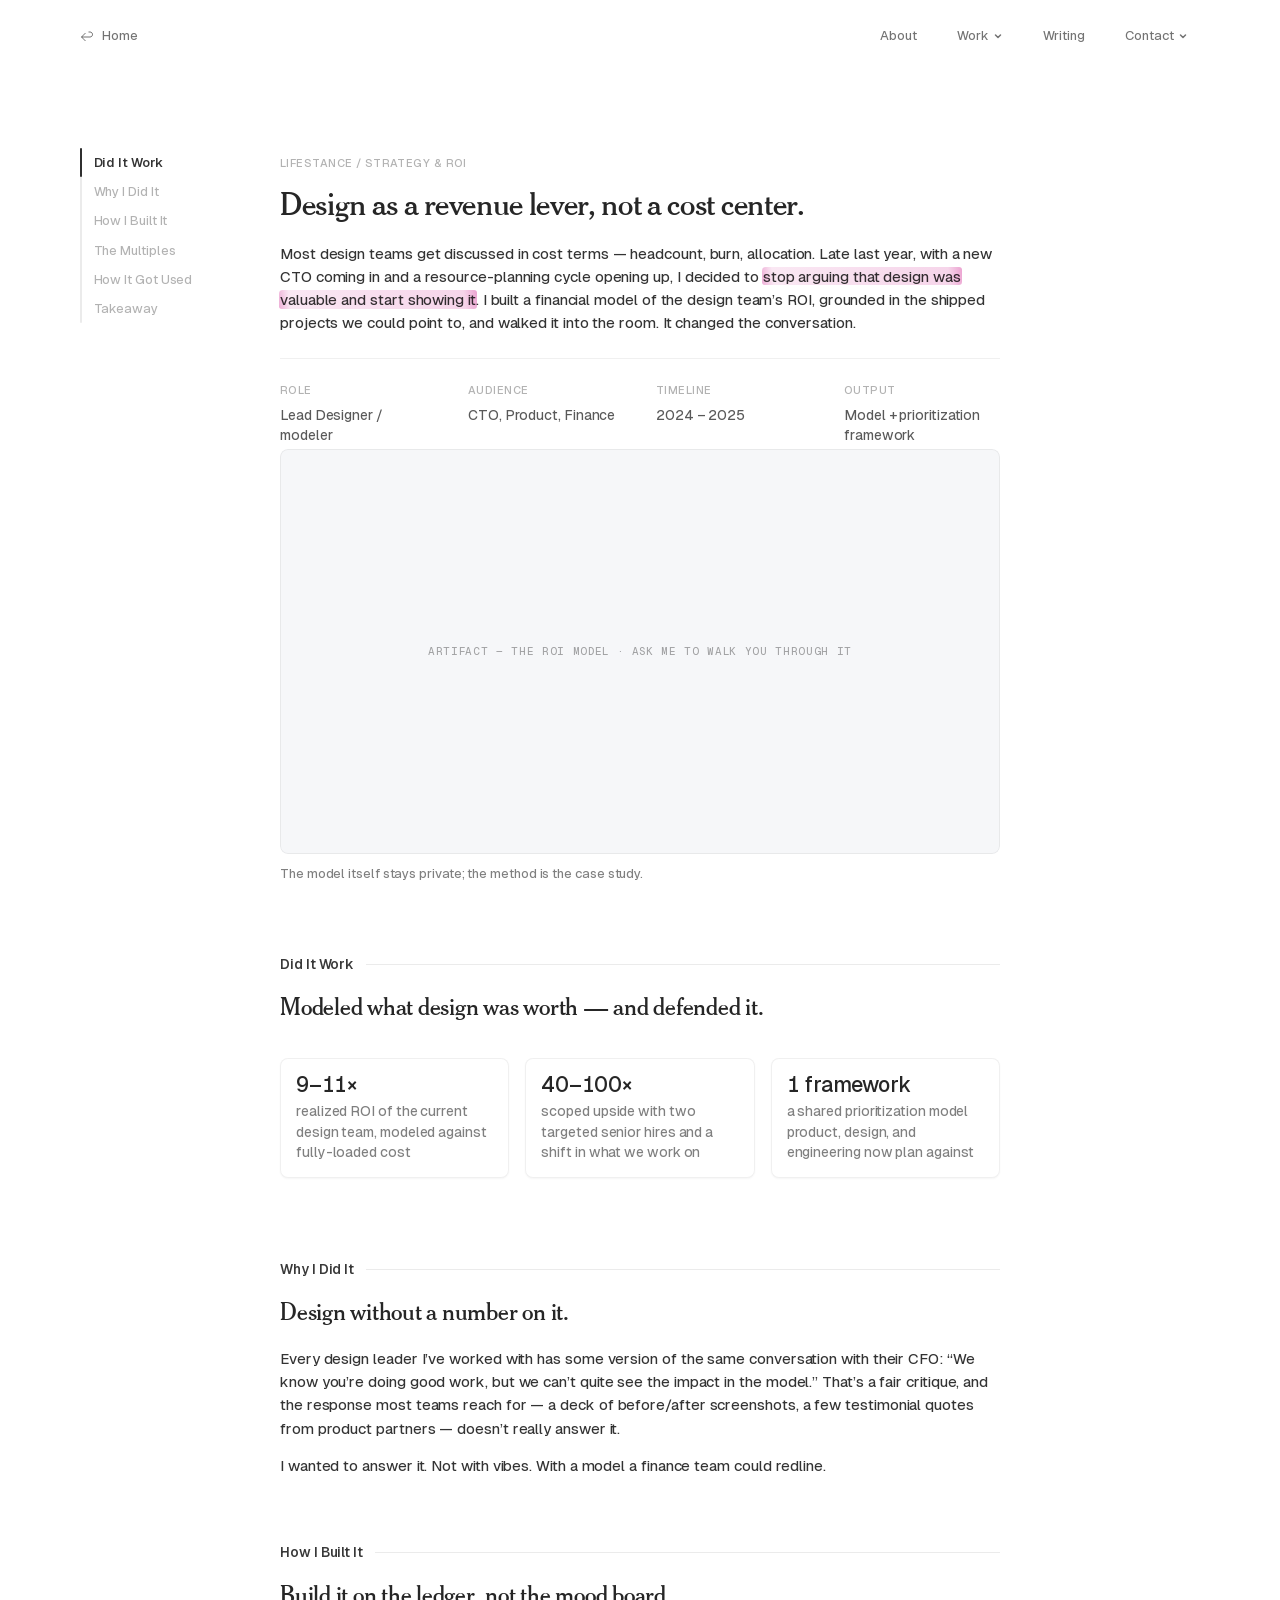
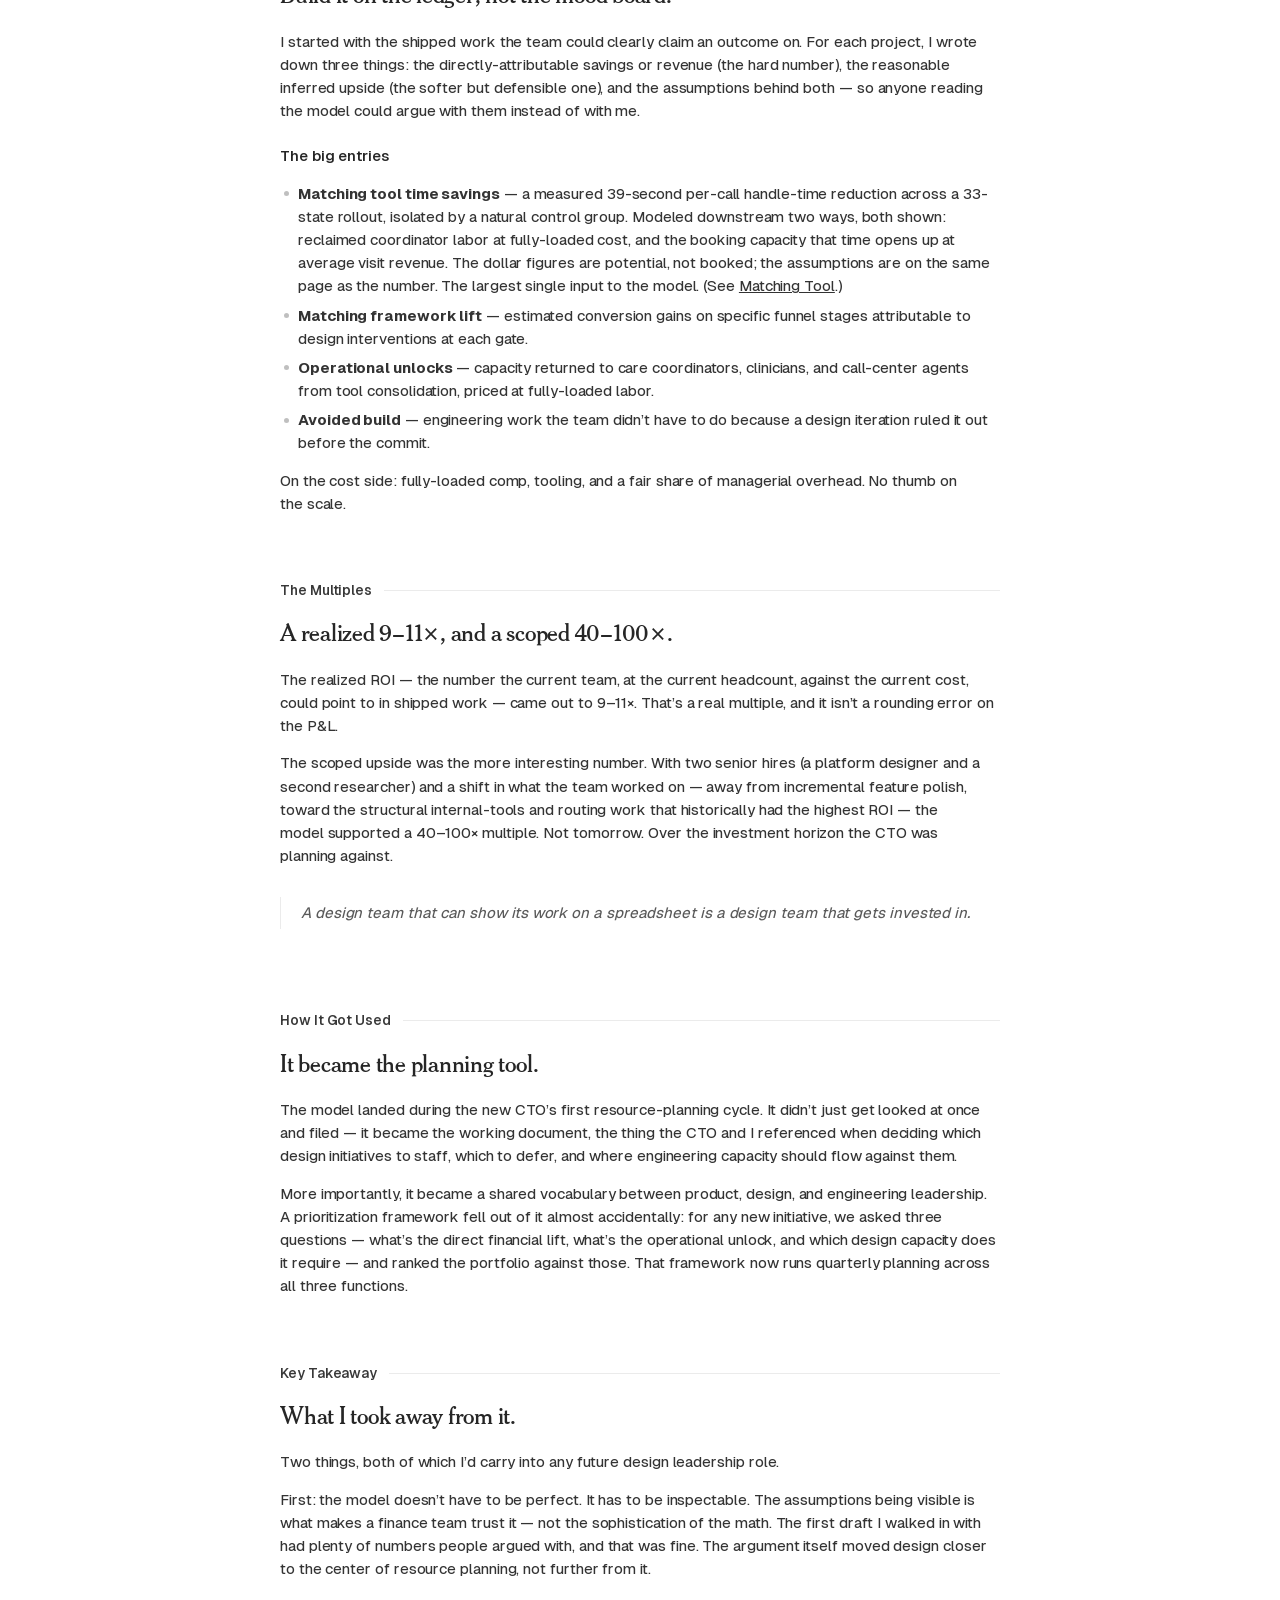
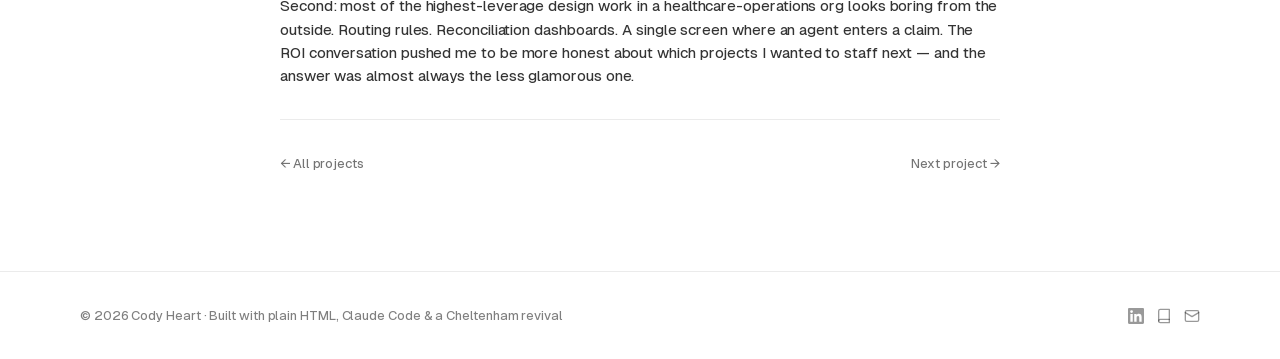
<file: case-studies/design-roi.html>
<!DOCTYPE html>
<html lang="en">
<head>
<meta charset="UTF-8">
<meta name="viewport" content="width=device-width, initial-scale=1, viewport-fit=cover">
<title>Design ROI — Cody Heart</title>
<meta name="description" content="Modeling the design team&#8217;s return against fully-loaded cost — a realized 9–11×, a scoped 40–100×.">

<!-- Favicon -->
<link rel="icon" type="image/svg+xml" href="/favicon.svg">
<link rel="icon" type="image/png" sizes="32x32" href="/favicon-32.png">
<link rel="icon" type="image/png" sizes="16x16" href="/favicon-16.png">
<link rel="alternate icon" href="/favicon.ico">
<link rel="apple-touch-icon" sizes="180x180" href="/apple-touch-icon.png">

<!-- Open Graph / Rich link preview -->
<meta property="og:type" content="article">
<meta property="og:url" content="https://codyheart.design/case-studies/design-roi.html">
<meta property="og:title" content="Design ROI — Cody Heart">
<meta property="og:description" content="Modeling the design team&#8217;s return against fully-loaded cost — a realized 9–11×, a scoped 40–100×.">
<meta property="og:image" content="https://codyheart.design/og-image.png">
<meta property="og:site_name" content="Cody Heart">

<meta name="theme-color" content="#ffffff">
<meta name="robots" content="noindex, nofollow, noarchive, nosnippet, noimageindex">
<meta name="googlebot" content="noindex, nofollow, noarchive, nosnippet">
<meta name="bingbot" content="noindex, nofollow, noarchive, nosnippet">

<link rel="preload" as="font" type="font/woff2" href="../assets/fonts/Geist-Variable.woff2" crossorigin>
<link rel="preload" as="font" type="font/woff2" href="../assets/fonts/CheltenhamClassicMedium.woff2" crossorigin>
<link rel="stylesheet" href="../css/site.css?v=36">
</head>
<body>

<nav class="nav" aria-label="Main navigation">
  <div class="nav__inner">
    <a class="nav__back link-hover press-scale" href="../index.html"><svg width="14" height="14" viewBox="0 0 14 14" fill="none" aria-hidden="true"><path d="M5.5 4L1.5 8M1.5 8L5.5 12M1.5 8H10C11.3807 8 12.5 6.88071 12.5 5.5V5.5C12.5 4.11929 11.3807 3 10 3H8.5" stroke="currentColor"/></svg><span>Home</span></a>
    <button class="nav__scrolltitle" aria-label="Scroll to top">Design ROI</button>

    <div class="nav__links">
      <a class="nav__link link-hover" href="../about.html">About</a>

      <div class="nav__drop">
        <button class="nav__link link-hover press-scale" aria-expanded="false" aria-haspopup="true" aria-controls="menu-work">Work<svg class="chev" width="10" height="10" viewBox="0 0 10 10" fill="none" stroke="currentColor" stroke-width="1.5" stroke-linecap="round" stroke-linejoin="round" aria-hidden="true"><path d="M2.5 4L5 6.5L7.5 4"/></svg></button>
        <div class="nav__menu" id="menu-work" role="menu" aria-hidden="true">
          <div class="nav__menu-pad">
            <a class="menu-item" role="menuitem" href="tool-consolidation.html">
              <div class="menu-item__tile"><svg class="icon-duo  c-orange" viewBox="0 0 24 24" fill="none" aria-hidden="true"><rect class="duo-a" x="0" y="0" width="7" height="7" rx="1.5"/><rect class="duo-a" x="8.5" y="0" width="7" height="7" rx="1.5"/><rect class="duo-a" x="17" y="0" width="7" height="7" rx="1.5"/><rect class="duo-a" x="4.25" y="8.5" width="7" height="7" rx="1.5"/><rect class="duo-a" x="12.75" y="8.5" width="7" height="7" rx="1.5"/><rect class="duo-b" x="4" y="17" width="16" height="7" rx="1.5"/></svg></div>
              <div><span class="menu-item__title">Tool Consolidation</span><span class="menu-item__desc">50+ regional tools, to six jobs</span></div>
            </a>
            <a class="menu-item" role="menuitem" href="matching-tool.html">
              <div class="menu-item__tile"><svg class="icon-duo  c-blue" viewBox="0 0 24 24" fill="none" aria-hidden="true"><circle class="duo-a" cx="4" cy="4" r="3"/><circle class="duo-a" cx="12" cy="4" r="3"/><circle class="duo-a" cx="20" cy="4" r="3"/><circle class="duo-a" cx="4" cy="12" r="3"/><circle class="duo-a" cx="12" cy="12" r="3"/><circle class="duo-a" cx="20" cy="12" r="3"/><circle class="duo-a" cx="4" cy="20" r="3"/><circle class="duo-a" cx="12" cy="20" r="3"/><circle class="duo-b" cx="19" cy="19" r="5"/></svg></div>
              <div><span class="menu-item__title">Matching Tool</span><span class="menu-item__desc">Two-state pilot to 100% national</span></div>
            </a>
            <a class="menu-item" role="menuitem" href="matching-logic.html">
              <div class="menu-item__tile"><svg class="icon-duo  c-purple" viewBox="0 0 24 24" fill="none" aria-hidden="true"><path class="duo-a" d="M12 0a12 12 0 1 0 0 24 12 12 0 0 0 0-24Zm0 5a7 7 0 1 1 0 14 7 7 0 0 1 0-14Z"/><circle class="duo-b" cx="12" cy="12" r="4"/></svg></div>
              <div><span class="menu-item__title">Care Matching</span><span class="menu-item__desc">A measurable four-gate funnel</span></div>
            </a>
            <a class="menu-item menu-item--all" role="menuitem" href="../work.html"><span>All six, and the experience</span><span aria-hidden="true">&#8594;</span></a>
          </div>
        </div>
      </div>

      <a class="nav__link link-hover" href="../writing/design-as-a-revenue-lever.html">Writing</a>

      <div class="nav__drop">
        <button class="nav__link link-hover press-scale" aria-expanded="false" aria-haspopup="true" aria-controls="menu-contact">Contact<svg class="chev" width="10" height="10" viewBox="0 0 10 10" fill="none" stroke="currentColor" stroke-width="1.5" stroke-linecap="round" stroke-linejoin="round" aria-hidden="true"><path d="M2.5 4L5 6.5L7.5 4"/></svg></button>
        <div class="nav__menu" id="menu-contact" role="menu" aria-hidden="true">
          <div class="nav__menu-pad">
            <a class="menu-item" role="menuitem" href="mailto:hello@codyheart.design">
              <div class="menu-item__tile"><svg class="icon-duo  c-green" viewBox="0 0 24 24" fill="none" aria-hidden="true"><path class="duo-b" d="M12 12.6 0 5.4V5a3 3 0 0 1 3-3h18a3 3 0 0 1 3 3v.4l-12 7.2Z"/><path class="duo-a" d="M0 8.2 12 15.4 24 8.2V19a3 3 0 0 1-3 3H3a3 3 0 0 1-3-3V8.2Z"/></svg></div>
              <div><span class="menu-item__title">Email</span><span class="menu-item__desc">hello@codyheart.design</span></div>
            </a>
            <a class="menu-item" role="menuitem" target="_blank" rel="noopener noreferrer" href="https://www.linkedin.com/in/codyheart/">
              <div class="menu-item__tile"><svg class="icon-duo  c-blue" viewBox="0 0 24 24" fill="none" aria-hidden="true"><rect class="duo-a" x="0" y="8" width="6" height="16"/><circle class="duo-b" cx="3" cy="3" r="3"/><path class="duo-b" d="M6 17a9 9 0 0 1 18 0v7h-6v-7a3 3 0 0 0-6 0v7H6v-7Z"/></svg></div>
              <div><span class="menu-item__title">LinkedIn</span><span class="menu-item__desc">Let’s connect</span></div>
            </a>
            <a class="menu-item" role="menuitem" target="_blank" rel="noopener noreferrer" href="https://calendly.com/codynheart/30min">
              <div class="menu-item__tile"><svg class="icon-duo  c-purple" viewBox="0 0 24 24" fill="none" aria-hidden="true"><rect class="duo-a" x="0" y="4" width="24" height="20" rx="2"/><path class="duo-b" d="M0 6a2 2 0 0 1 2-2h20a2 2 0 0 1 2 2v4H0V6Z"/><rect class="duo-b" x="4" y="0" width="3" height="6" rx="1.5"/><rect class="duo-b" x="17" y="0" width="3" height="6" rx="1.5"/><circle class="duo-b" cx="12" cy="17" r="3"/></svg></div>
              <div><span class="menu-item__title">Calendly</span><span class="menu-item__desc">Grab 30 minutes</span></div>
            </a>
            <a class="menu-item" role="menuitem" target="_blank" rel="noopener noreferrer" href="https://drive.google.com/file/d/1DNg6jHae1uTtqSoy8dUVyaRoVnSJ9kkv/view?usp=sharing">
              <div class="menu-item__tile"><svg class="icon-duo  c-pink" viewBox="0 0 24 24" fill="none" aria-hidden="true"><path class="duo-a" d="M4 0h11l5 5v19H4V0Z"/><path class="duo-b" d="M15 0l5 5h-5V0Z"/><rect class="duo-b" x="8" y="10" width="8" height="2" rx="1"/><rect class="duo-b" x="8" y="15" width="8" height="2" rx="1"/></svg></div>
              <div><span class="menu-item__title">Resume</span><span class="menu-item__desc">View the PDF</span></div>
            </a>
          </div>
        </div>
      </div>
    </div>

    <div class="nav__burger-wrap">
      <button class="nav__burger" aria-expanded="false" aria-label="Open menu"><span></span><span></span></button>
    </div>
  </div>
</nav>

<div class="mobile-menu" role="dialog" aria-modal="true" aria-label="Navigation menu">
  <div class="mobile-menu__inner">
    <a class="mobile-menu__link" href="../about.html">About</a>
    <a class="mobile-menu__link" href="../writing/design-as-a-revenue-lever.html">Writing</a>

    <div class="mobile-menu__section">
      <p class="mobile-menu__label">Work</p>
      <div class="mobile-menu__list">
        <a class="mobile-menu__item" href="tool-consolidation.html">
          <div class="menu-item__tile"><svg class="icon-duo is-colored c-orange" viewBox="0 0 24 24" fill="none" aria-hidden="true"><rect class="duo-a" x="0" y="0" width="7" height="7" rx="1.5"/><rect class="duo-a" x="8.5" y="0" width="7" height="7" rx="1.5"/><rect class="duo-a" x="17" y="0" width="7" height="7" rx="1.5"/><rect class="duo-a" x="4.25" y="8.5" width="7" height="7" rx="1.5"/><rect class="duo-a" x="12.75" y="8.5" width="7" height="7" rx="1.5"/><rect class="duo-b" x="4" y="17" width="16" height="7" rx="1.5"/></svg></div>
          <div><span class="menu-item__title">Tool Consolidation</span><span class="menu-item__desc">50+ regional tools, to six jobs</span></div>
        </a>
        <a class="mobile-menu__item" href="matching-tool.html">
          <div class="menu-item__tile"><svg class="icon-duo is-colored c-blue" viewBox="0 0 24 24" fill="none" aria-hidden="true"><circle class="duo-a" cx="4" cy="4" r="3"/><circle class="duo-a" cx="12" cy="4" r="3"/><circle class="duo-a" cx="20" cy="4" r="3"/><circle class="duo-a" cx="4" cy="12" r="3"/><circle class="duo-a" cx="12" cy="12" r="3"/><circle class="duo-a" cx="20" cy="12" r="3"/><circle class="duo-a" cx="4" cy="20" r="3"/><circle class="duo-a" cx="12" cy="20" r="3"/><circle class="duo-b" cx="19" cy="19" r="5"/></svg></div>
          <div><span class="menu-item__title">Matching Tool</span><span class="menu-item__desc">Two-state pilot to 100% national</span></div>
        </a>
        <a class="mobile-menu__item" href="matching-logic.html">
          <div class="menu-item__tile"><svg class="icon-duo is-colored c-purple" viewBox="0 0 24 24" fill="none" aria-hidden="true"><path class="duo-a" d="M12 0a12 12 0 1 0 0 24 12 12 0 0 0 0-24Zm0 5a7 7 0 1 1 0 14 7 7 0 0 1 0-14Z"/><circle class="duo-b" cx="12" cy="12" r="4"/></svg></div>
          <div><span class="menu-item__title">Care Matching</span><span class="menu-item__desc">A measurable four-gate funnel</span></div>
        </a>
        <a class="mobile-menu__item" href="claims.html">
          <div class="menu-item__tile"><svg class="icon-duo is-colored c-green" viewBox="0 0 24 24" fill="none" aria-hidden="true"><rect class="duo-a" x="0" y="0" width="10" height="24" rx="2"/><rect class="duo-b" x="12" y="0" width="12" height="24" rx="2"/></svg></div>
          <div><span class="menu-item__title">Claims</span><span class="menu-item__desc">60% less time per claim</span></div>
        </a>
        <a class="mobile-menu__item" href="billing.html">
          <div class="menu-item__tile"><svg class="icon-duo is-colored c-teal" viewBox="0 0 24 24" fill="none" aria-hidden="true"><rect class="duo-a" x="2" y="11" width="20" height="2"/><circle class="duo-a" cx="4" cy="12" r="4"/><circle class="duo-a" cx="12" cy="12" r="4"/><circle class="duo-b" cx="20" cy="12" r="4"/></svg></div>
          <div><span class="menu-item__title">Billing</span><span class="menu-item__desc">The invisible half, automated</span></div>
        </a>
        <a class="mobile-menu__item" href="design-roi.html">
          <div class="menu-item__tile"><svg class="icon-duo is-colored c-pink" viewBox="0 0 24 24" fill="none" aria-hidden="true"><rect class="duo-a" x="1" y="14" width="5" height="10" rx="1"/><rect class="duo-a" x="9.5" y="9" width="5" height="15" rx="1"/><rect class="duo-b" x="18" y="2" width="5" height="22" rx="1"/></svg></div>
          <div><span class="menu-item__title">Design ROI</span><span class="menu-item__desc">Design as a revenue lever</span></div>
        </a>
      </div>
    </div>

    <div class="mobile-menu__section">
      <p class="mobile-menu__label">Contact</p>
      <div class="mobile-menu__list">
        <a class="mobile-menu__item" href="mailto:hello@codyheart.design">
          <div class="menu-item__tile"><svg class="icon-duo is-colored c-green" viewBox="0 0 24 24" fill="none" aria-hidden="true"><path class="duo-b" d="M12 12.6 0 5.4V5a3 3 0 0 1 3-3h18a3 3 0 0 1 3 3v.4l-12 7.2Z"/><path class="duo-a" d="M0 8.2 12 15.4 24 8.2V19a3 3 0 0 1-3 3H3a3 3 0 0 1-3-3V8.2Z"/></svg></div>
          <div><span class="menu-item__title">Email</span><span class="menu-item__desc">hello@codyheart.design</span></div>
        </a>
        <a class="mobile-menu__item" target="_blank" rel="noopener noreferrer" href="https://www.linkedin.com/in/codyheart/">
          <div class="menu-item__tile"><svg class="icon-duo is-colored c-blue" viewBox="0 0 24 24" fill="none" aria-hidden="true"><rect class="duo-a" x="0" y="8" width="6" height="16"/><circle class="duo-b" cx="3" cy="3" r="3"/><path class="duo-b" d="M6 17a9 9 0 0 1 18 0v7h-6v-7a3 3 0 0 0-6 0v7H6v-7Z"/></svg></div>
          <div><span class="menu-item__title">LinkedIn</span><span class="menu-item__desc">Let’s connect</span></div>
        </a>
        <a class="mobile-menu__item" target="_blank" rel="noopener noreferrer" href="https://calendly.com/codynheart/30min">
          <div class="menu-item__tile"><svg class="icon-duo is-colored c-purple" viewBox="0 0 24 24" fill="none" aria-hidden="true"><rect class="duo-a" x="0" y="4" width="24" height="20" rx="2"/><path class="duo-b" d="M0 6a2 2 0 0 1 2-2h20a2 2 0 0 1 2 2v4H0V6Z"/><rect class="duo-b" x="4" y="0" width="3" height="6" rx="1.5"/><rect class="duo-b" x="17" y="0" width="3" height="6" rx="1.5"/><circle class="duo-b" cx="12" cy="17" r="3"/></svg></div>
          <div><span class="menu-item__title">Calendly</span><span class="menu-item__desc">Grab 30 minutes</span></div>
        </a>
        <a class="mobile-menu__item" target="_blank" rel="noopener noreferrer" href="https://drive.google.com/file/d/1DNg6jHae1uTtqSoy8dUVyaRoVnSJ9kkv/view?usp=sharing">
          <div class="menu-item__tile"><svg class="icon-duo is-colored c-pink" viewBox="0 0 24 24" fill="none" aria-hidden="true"><path class="duo-a" d="M4 0h11l5 5v19H4V0Z"/><path class="duo-b" d="M15 0l5 5h-5V0Z"/><rect class="duo-b" x="8" y="10" width="8" height="2" rx="1"/><rect class="duo-b" x="8" y="15" width="8" height="2" rx="1"/></svg></div>
          <div><span class="menu-item__title">Resume</span><span class="menu-item__desc">View the PDF</span></div>
        </a>
      </div>
    </div>
  </div>
</div>

<aside class="toc" aria-label="On this page">
  <div class="toc__inner">
    <div class="toc__track"><div class="toc__thumb"></div></div>
    <ul>
      <li><a href="#outcomes">Did It Work</a></li>
      <li><a href="#why">Why I Did It</a></li>
      <li><a href="#how">How I Built It</a></li>
      <li><a href="#results">The Multiples</a></li>
      <li><a href="#used">How It Got Used</a></li>
      <li><a href="#takeaway">Takeaway</a></li>
    </ul>
  </div>
</aside>

<main class="article">
  <header>
    <div class="article__kicker">LifeStance / Strategy &amp; ROI</div>
    <h1 class="article__title">Design as a revenue lever, not a cost center.</h1>
    <p class="article__intro">Most design teams get discussed in cost terms &#8212; headcount, burn, allocation. Late last year, with a new CTO coming in and a resource-planning cycle opening up, I decided to <span class="highlight highlight-pink">stop arguing that design was valuable and start showing it</span>. I built a financial model of the design team&#8217;s ROI, grounded in the shipped projects we could point to, and walked it into the room. It changed the conversation.</p>
    <dl class="meta-grid meta-grid--4">
      <div><dt>Role</dt><dd>Lead Designer / modeler</dd></div>
      <div><dt>Audience</dt><dd>CTO, Product, Finance</dd></div>
      <div><dt>Timeline</dt><dd>2024 &#8211; 2025</dd></div>
      <div><dt>Output</dt><dd>Model + prioritization framework</dd></div>
    </dl>
  </header>

  <figure class="cs-figure"><div class="ph"><span>Artifact &#8212; the ROI model &#183; ask me to walk you through it</span></div><figcaption>The model itself stays private; the method is the case study.</figcaption></figure>

  <section id="outcomes" class="cs-section">
    <div class="section-label"><span>Did It Work</span></div>
    <h2>Modeled what design was worth &#8212; and defended it.</h2>
    <div class="cs-flow">
      <div class="stat-grid">
        <div class="stat-card"><div class="stat-card__num">9&#8211;11&#215;</div><div class="stat-card__label">realized ROI of the current design team, modeled against fully-loaded cost</div></div>
        <div class="stat-card"><div class="stat-card__num">40&#8211;100&#215;</div><div class="stat-card__label">scoped upside with two targeted senior hires and a shift in what we work on</div></div>
        <div class="stat-card"><div class="stat-card__num">1 framework</div><div class="stat-card__label">a shared prioritization model product, design, and engineering now plan against</div></div>
      </div>
    </div>
  </section>

  <section id="why" class="cs-section">
    <div class="section-label"><span>Why I Did It</span></div>
    <h2>Design without a number on it.</h2>
    <div class="cs-flow">
      <p>Every design leader I&#8217;ve worked with has some version of the same conversation with their CFO: &#8220;We know you&#8217;re doing good work, but we can&#8217;t quite see the impact in the model.&#8221; That&#8217;s a fair critique, and the response most teams reach for &#8212; a deck of before/after screenshots, a few testimonial quotes from product partners &#8212; doesn&#8217;t really answer it.</p>
      <p>I wanted to answer it. Not with vibes. With a model a finance team could redline.</p>
    </div>
  </section>

  <section id="how" class="cs-section">
    <div class="section-label"><span>How I Built It</span></div>
    <h2>Build it on the ledger, not the mood board.</h2>
    <div class="cs-flow">
      <p>I started with the shipped work the team could clearly claim an outcome on. For each project, I wrote down three things: the directly-attributable savings or revenue (the hard number), the reasonable inferred upside (the softer but defensible one), and the assumptions behind both &#8212; so anyone reading the model could argue with them instead of with me.</p>
      <h3>The big entries</h3>
      <ul>
        <li><strong>Matching tool time savings</strong> &#8212; a measured 39-second per-call handle-time reduction across a 33-state rollout, isolated by a natural control group. Modeled downstream two ways, both shown: reclaimed coordinator labor at fully-loaded cost, and the booking capacity that time opens up at average visit revenue. The dollar figures are potential, not booked; the assumptions are on the same page as the number. The largest single input to the model. (See <a style="text-decoration:underline" href="matching-tool.html">Matching Tool</a>.)</li>
        <li><strong>Matching framework lift</strong> &#8212; estimated conversion gains on specific funnel stages attributable to design interventions at each gate.</li>
        <li><strong>Operational unlocks</strong> &#8212; capacity returned to care coordinators, clinicians, and call-center agents from tool consolidation, priced at fully-loaded labor.</li>
        <li><strong>Avoided build</strong> &#8212; engineering work the team didn&#8217;t have to do because a design iteration ruled it out before the commit.</li>
      </ul>
      <p>On the cost side: fully-loaded comp, tooling, and a fair share of managerial overhead. No thumb on the scale.</p>
    </div>
  </section>

  <section id="results" class="cs-section">
    <div class="section-label"><span>The Multiples</span></div>
    <h2>A realized 9&#8211;11&#215;, and a scoped 40&#8211;100&#215;.</h2>
    <div class="cs-flow">
      <p>The realized ROI &#8212; the number the current team, at the current headcount, against the current cost, could point to in shipped work &#8212; came out to 9&#8211;11&#215;. That&#8217;s a real multiple, and it isn&#8217;t a rounding error on the P&amp;L.</p>
      <p>The scoped upside was the more interesting number. With two senior hires (a platform designer and a second researcher) and a shift in what the team worked on &#8212; away from incremental feature polish, toward the structural internal-tools and routing work that historically had the highest ROI &#8212; the model supported a 40&#8211;100&#215; multiple. Not tomorrow. Over the investment horizon the CTO was planning against.</p>
      <blockquote class="cs-quote"><p>A design team that can show its work on a spreadsheet is a design team that gets invested in.</p></blockquote>
    </div>
  </section>

  <section id="used" class="cs-section">
    <div class="section-label"><span>How It Got Used</span></div>
    <h2>It became the planning tool.</h2>
    <div class="cs-flow">
      <p>The model landed during the new CTO&#8217;s first resource-planning cycle. It didn&#8217;t just get looked at once and filed &#8212; it became the working document, the thing the CTO and I referenced when deciding which design initiatives to staff, which to defer, and where engineering capacity should flow against them.</p>
      <p>More importantly, it became a shared vocabulary between product, design, and engineering leadership. A prioritization framework fell out of it almost accidentally: for any new initiative, we asked three questions &#8212; what&#8217;s the direct financial lift, what&#8217;s the operational unlock, and which design capacity does it require &#8212; and ranked the portfolio against those. That framework now runs quarterly planning across all three functions.</p>
    </div>
  </section>

  <section id="takeaway" class="cs-section">
    <div class="section-label"><span>Key Takeaway</span></div>
    <h2>What I took away from it.</h2>
    <div class="cs-flow">
      <p>Two things, both of which I&#8217;d carry into any future design leadership role.</p>
      <p>First: the model doesn&#8217;t have to be perfect. It has to be inspectable. The assumptions being visible is what makes a finance team trust it &#8212; not the sophistication of the math. The first draft I walked in with had plenty of numbers people argued with, and that was fine. The argument itself moved design closer to the center of resource planning, not further from it.</p>
      <p>Second: most of the highest-leverage design work in a healthcare-operations org looks boring from the outside. Routing rules. Reconciliation dashboards. A single screen where an agent enters a claim. The ROI conversation pushed me to be more honest about which projects I wanted to staff next &#8212; and the answer was almost always the less glamorous one.</p>
    </div>
  </section>

  <footer class="cs-footnav">
    <a class="link-hover press-scale" href="../index.html">&#8592; All projects</a>
    <a class="link-hover press-scale" href="../work.html">Next project &#8594;</a>
  </footer>
</main>

<footer class="footer">
  <div class="footer__inner">
    <p>&#169; 2026 Cody Heart &#183; Built with plain HTML, <a class="text-link" target="_blank" rel="noopener noreferrer" href="https://claude.ai/code">Claude Code</a> &amp; a Cheltenham revival</p>
    <div class="footer__social">
      <a target="_blank" rel="noopener noreferrer" aria-label="LinkedIn" href="https://www.linkedin.com/in/codyheart/">
        <svg width="16" height="16" viewBox="0 0 24 24" fill="currentColor"><path d="M20.447 20.452h-3.554v-5.569c0-1.328-.027-3.037-1.852-3.037-1.853 0-2.136 1.445-2.136 2.939v5.667H9.351V9h3.414v1.561h.046c.477-.9 1.637-1.85 3.37-1.85 3.601 0 4.267 2.37 4.267 5.455v6.286zM5.337 7.433a2.062 2.062 0 01-2.063-2.065 2.064 2.064 0 112.063 2.065zm1.782 13.019H3.555V9h3.564v11.452zM22.225 0H1.771C.792 0 0 .774 0 1.729v20.542C0 23.227.792 24 1.771 24h20.451C23.2 24 24 23.227 24 22.271V1.729C24 .774 23.2 0 22.222 0h.003z"/></svg>
      </a>
      <a target="_blank" rel="noopener noreferrer" aria-label="Goodreads — a reader's atlas" href="https://www.goodreads.com/user/show/164877363-cody-heart">
        <svg width="16" height="16" viewBox="0 0 24 24" fill="none" stroke="currentColor" stroke-width="2" stroke-linecap="round" stroke-linejoin="round"><path d="M4 19.5A2.5 2.5 0 0 1 6.5 17H20"/><path d="M6.5 2H20v20H6.5A2.5 2.5 0 0 1 4 19.5v-15A2.5 2.5 0 0 1 6.5 2z"/></svg>
      </a>
      <a aria-label="Email" href="mailto:hello@codyheart.design">
        <svg width="16" height="16" viewBox="0 0 24 24" fill="none" stroke="currentColor" stroke-width="2" stroke-linecap="round" stroke-linejoin="round"><rect x="2" y="4" width="20" height="16" rx="2"/><path d="m22 7-10 6L2 7"/></svg>
      </a>
    </div>
  </div>
</footer>

<script src="../js/site.js?v=15" defer></script>
</body>
</html>
</file>
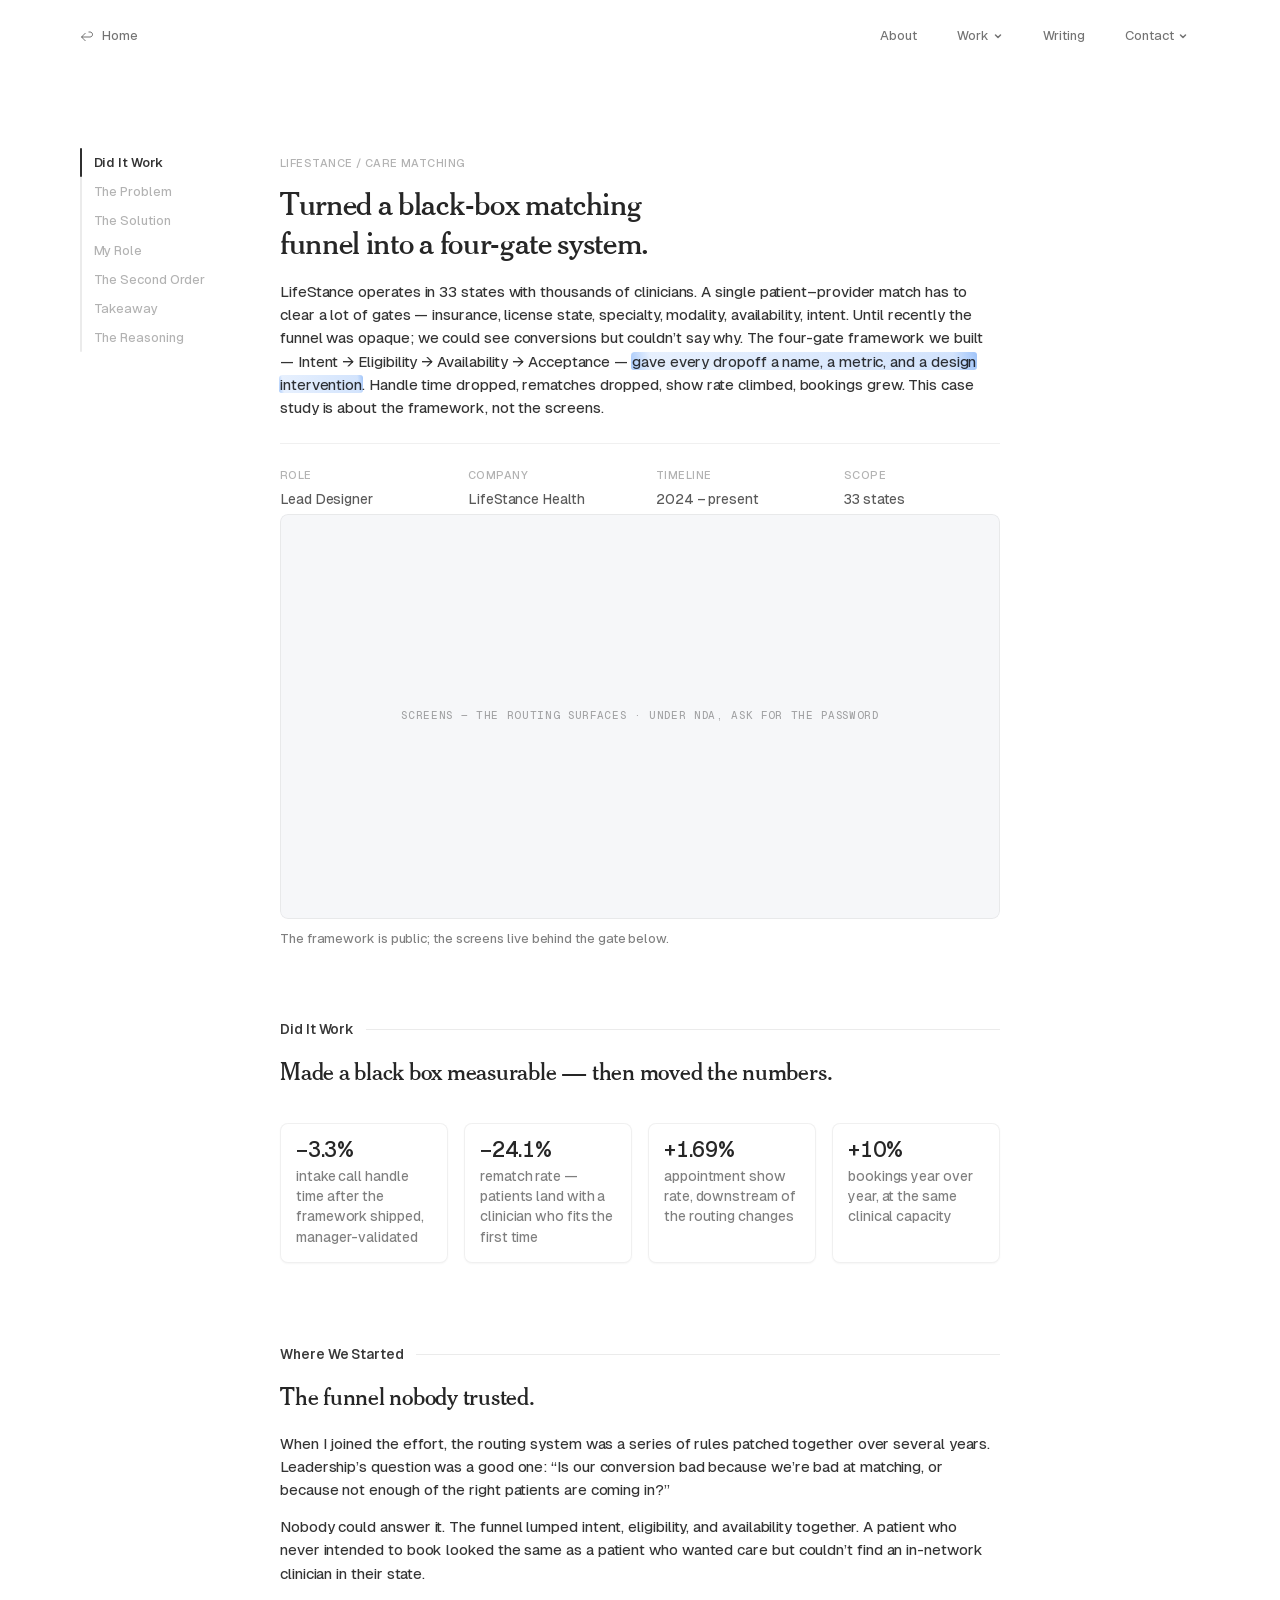
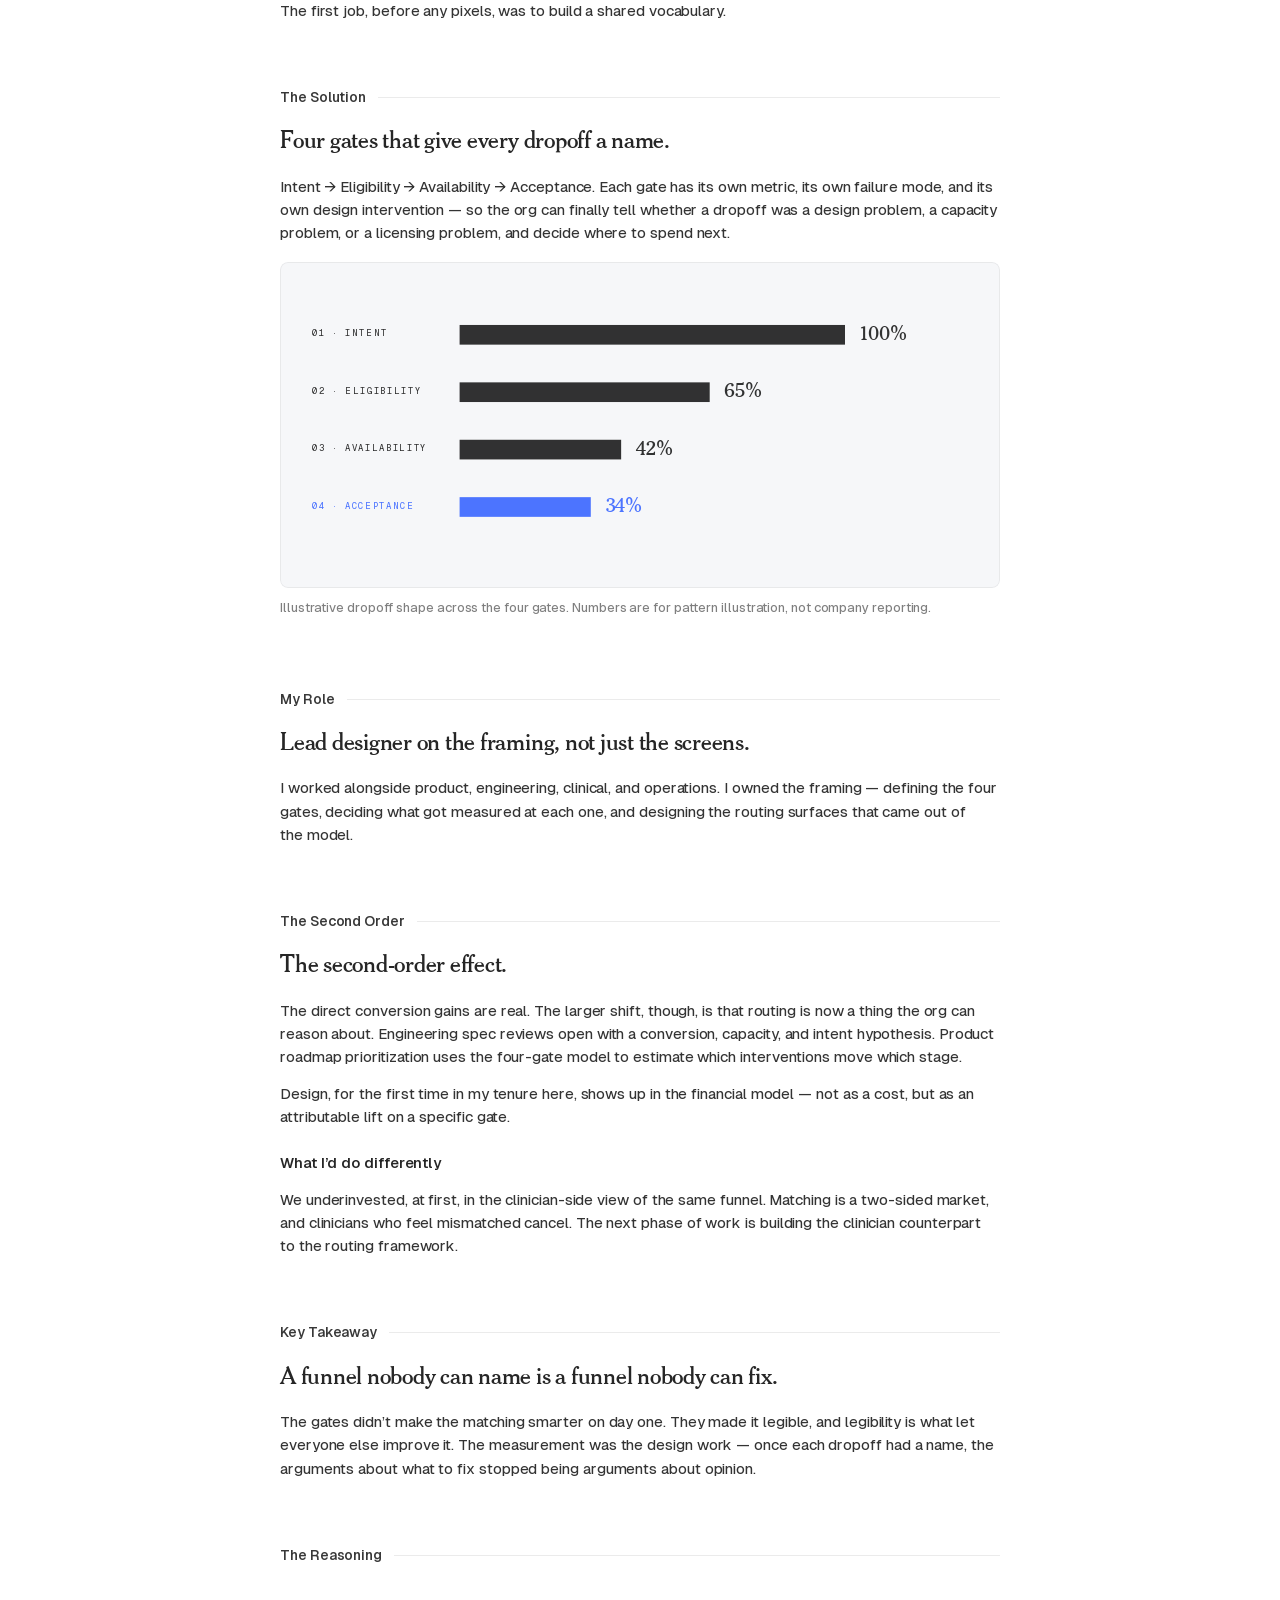
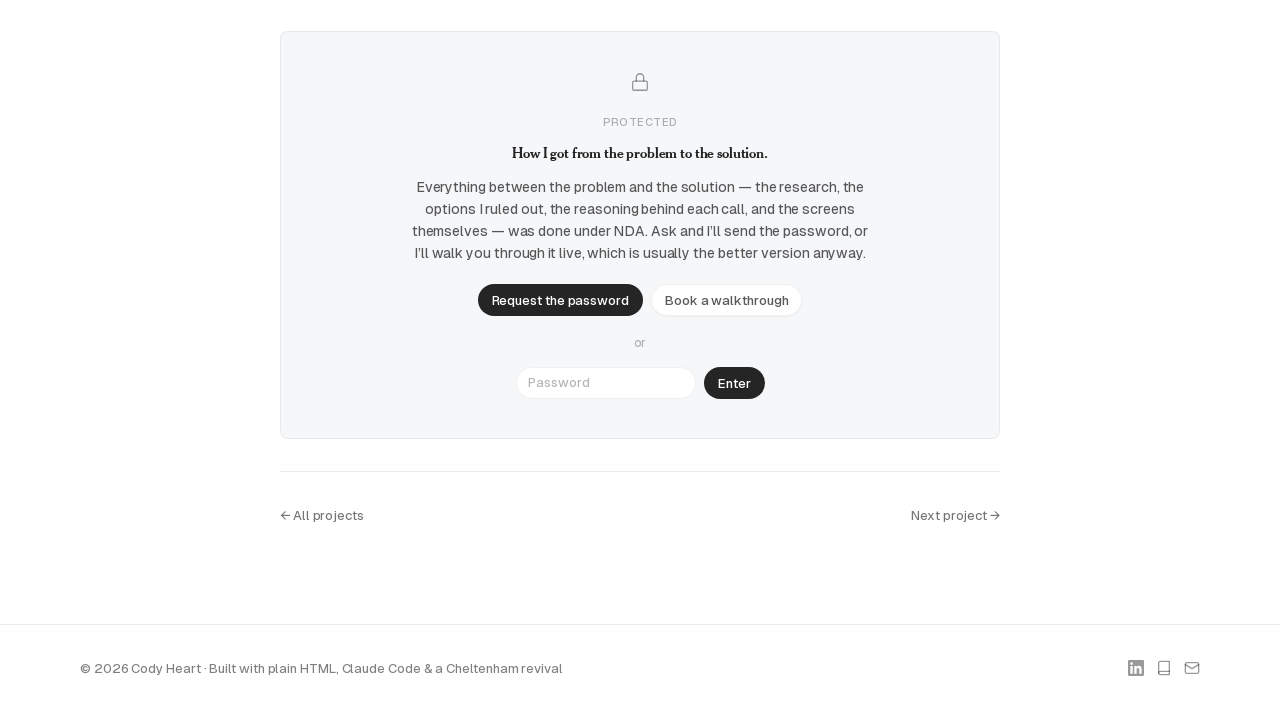
<file: case-studies/matching-logic.html>
<!DOCTYPE html>
<html lang="en">
<head>
<meta charset="UTF-8">
<meta name="viewport" content="width=device-width, initial-scale=1, viewport-fit=cover">
<title>Care Matching — Cody Heart</title>
<meta name="description" content="Turning a black-box matching funnel into a measurable four-gate system across 33 states.">

<!-- Favicon -->
<link rel="icon" type="image/svg+xml" href="/favicon.svg">
<link rel="icon" type="image/png" sizes="32x32" href="/favicon-32.png">
<link rel="icon" type="image/png" sizes="16x16" href="/favicon-16.png">
<link rel="alternate icon" href="/favicon.ico">
<link rel="apple-touch-icon" sizes="180x180" href="/apple-touch-icon.png">

<!-- Open Graph / Rich link preview -->
<meta property="og:type" content="article">
<meta property="og:url" content="https://codyheart.design/case-studies/matching-logic.html">
<meta property="og:title" content="Care Matching — Cody Heart">
<meta property="og:description" content="Turning a black-box matching funnel into a measurable four-gate system across 33 states.">
<meta property="og:image" content="https://codyheart.design/og-image.png">
<meta property="og:site_name" content="Cody Heart">

<meta name="theme-color" content="#ffffff">
<meta name="robots" content="noindex, nofollow, noarchive, nosnippet, noimageindex">
<meta name="googlebot" content="noindex, nofollow, noarchive, nosnippet">
<meta name="bingbot" content="noindex, nofollow, noarchive, nosnippet">

<link rel="preload" as="font" type="font/woff2" href="../assets/fonts/Geist-Variable.woff2" crossorigin>
<link rel="preload" as="font" type="font/woff2" href="../assets/fonts/CheltenhamClassicMedium.woff2" crossorigin>
<link rel="stylesheet" href="../css/site.css?v=36">
</head>
<body>

<nav class="nav" aria-label="Main navigation">
  <div class="nav__inner">
    <a class="nav__back link-hover press-scale" href="../index.html"><svg width="14" height="14" viewBox="0 0 14 14" fill="none" aria-hidden="true"><path d="M5.5 4L1.5 8M1.5 8L5.5 12M1.5 8H10C11.3807 8 12.5 6.88071 12.5 5.5V5.5C12.5 4.11929 11.3807 3 10 3H8.5" stroke="currentColor"/></svg><span>Home</span></a>
    <button class="nav__scrolltitle" aria-label="Scroll to top">Care Matching</button>

    <div class="nav__links">
      <a class="nav__link link-hover" href="../about.html">About</a>

      <div class="nav__drop">
        <button class="nav__link link-hover press-scale" aria-expanded="false" aria-haspopup="true" aria-controls="menu-work">Work<svg class="chev" width="10" height="10" viewBox="0 0 10 10" fill="none" stroke="currentColor" stroke-width="1.5" stroke-linecap="round" stroke-linejoin="round" aria-hidden="true"><path d="M2.5 4L5 6.5L7.5 4"/></svg></button>
        <div class="nav__menu" id="menu-work" role="menu" aria-hidden="true">
          <div class="nav__menu-pad">
            <a class="menu-item" role="menuitem" href="tool-consolidation.html">
              <div class="menu-item__tile"><svg class="icon-duo  c-orange" viewBox="0 0 24 24" fill="none" aria-hidden="true"><rect class="duo-a" x="0" y="0" width="7" height="7" rx="1.5"/><rect class="duo-a" x="8.5" y="0" width="7" height="7" rx="1.5"/><rect class="duo-a" x="17" y="0" width="7" height="7" rx="1.5"/><rect class="duo-a" x="4.25" y="8.5" width="7" height="7" rx="1.5"/><rect class="duo-a" x="12.75" y="8.5" width="7" height="7" rx="1.5"/><rect class="duo-b" x="4" y="17" width="16" height="7" rx="1.5"/></svg></div>
              <div><span class="menu-item__title">Tool Consolidation</span><span class="menu-item__desc">50+ regional tools, to six jobs</span></div>
            </a>
            <a class="menu-item" role="menuitem" href="matching-tool.html">
              <div class="menu-item__tile"><svg class="icon-duo  c-blue" viewBox="0 0 24 24" fill="none" aria-hidden="true"><circle class="duo-a" cx="4" cy="4" r="3"/><circle class="duo-a" cx="12" cy="4" r="3"/><circle class="duo-a" cx="20" cy="4" r="3"/><circle class="duo-a" cx="4" cy="12" r="3"/><circle class="duo-a" cx="12" cy="12" r="3"/><circle class="duo-a" cx="20" cy="12" r="3"/><circle class="duo-a" cx="4" cy="20" r="3"/><circle class="duo-a" cx="12" cy="20" r="3"/><circle class="duo-b" cx="19" cy="19" r="5"/></svg></div>
              <div><span class="menu-item__title">Matching Tool</span><span class="menu-item__desc">Two-state pilot to 100% national</span></div>
            </a>
            <a class="menu-item" role="menuitem" href="matching-logic.html">
              <div class="menu-item__tile"><svg class="icon-duo  c-purple" viewBox="0 0 24 24" fill="none" aria-hidden="true"><path class="duo-a" d="M12 0a12 12 0 1 0 0 24 12 12 0 0 0 0-24Zm0 5a7 7 0 1 1 0 14 7 7 0 0 1 0-14Z"/><circle class="duo-b" cx="12" cy="12" r="4"/></svg></div>
              <div><span class="menu-item__title">Care Matching</span><span class="menu-item__desc">A measurable four-gate funnel</span></div>
            </a>
            <a class="menu-item menu-item--all" role="menuitem" href="../work.html"><span>All six, and the experience</span><span aria-hidden="true">&#8594;</span></a>
          </div>
        </div>
      </div>

      <a class="nav__link link-hover" href="../writing/design-as-a-revenue-lever.html">Writing</a>

      <div class="nav__drop">
        <button class="nav__link link-hover press-scale" aria-expanded="false" aria-haspopup="true" aria-controls="menu-contact">Contact<svg class="chev" width="10" height="10" viewBox="0 0 10 10" fill="none" stroke="currentColor" stroke-width="1.5" stroke-linecap="round" stroke-linejoin="round" aria-hidden="true"><path d="M2.5 4L5 6.5L7.5 4"/></svg></button>
        <div class="nav__menu" id="menu-contact" role="menu" aria-hidden="true">
          <div class="nav__menu-pad">
            <a class="menu-item" role="menuitem" href="mailto:hello@codyheart.design">
              <div class="menu-item__tile"><svg class="icon-duo  c-green" viewBox="0 0 24 24" fill="none" aria-hidden="true"><path class="duo-b" d="M12 12.6 0 5.4V5a3 3 0 0 1 3-3h18a3 3 0 0 1 3 3v.4l-12 7.2Z"/><path class="duo-a" d="M0 8.2 12 15.4 24 8.2V19a3 3 0 0 1-3 3H3a3 3 0 0 1-3-3V8.2Z"/></svg></div>
              <div><span class="menu-item__title">Email</span><span class="menu-item__desc">hello@codyheart.design</span></div>
            </a>
            <a class="menu-item" role="menuitem" target="_blank" rel="noopener noreferrer" href="https://www.linkedin.com/in/codyheart/">
              <div class="menu-item__tile"><svg class="icon-duo  c-blue" viewBox="0 0 24 24" fill="none" aria-hidden="true"><rect class="duo-a" x="0" y="8" width="6" height="16"/><circle class="duo-b" cx="3" cy="3" r="3"/><path class="duo-b" d="M6 17a9 9 0 0 1 18 0v7h-6v-7a3 3 0 0 0-6 0v7H6v-7Z"/></svg></div>
              <div><span class="menu-item__title">LinkedIn</span><span class="menu-item__desc">Let’s connect</span></div>
            </a>
            <a class="menu-item" role="menuitem" target="_blank" rel="noopener noreferrer" href="https://calendly.com/codynheart/30min">
              <div class="menu-item__tile"><svg class="icon-duo  c-purple" viewBox="0 0 24 24" fill="none" aria-hidden="true"><rect class="duo-a" x="0" y="4" width="24" height="20" rx="2"/><path class="duo-b" d="M0 6a2 2 0 0 1 2-2h20a2 2 0 0 1 2 2v4H0V6Z"/><rect class="duo-b" x="4" y="0" width="3" height="6" rx="1.5"/><rect class="duo-b" x="17" y="0" width="3" height="6" rx="1.5"/><circle class="duo-b" cx="12" cy="17" r="3"/></svg></div>
              <div><span class="menu-item__title">Calendly</span><span class="menu-item__desc">Grab 30 minutes</span></div>
            </a>
            <a class="menu-item" role="menuitem" target="_blank" rel="noopener noreferrer" href="https://drive.google.com/file/d/1DNg6jHae1uTtqSoy8dUVyaRoVnSJ9kkv/view?usp=sharing">
              <div class="menu-item__tile"><svg class="icon-duo  c-pink" viewBox="0 0 24 24" fill="none" aria-hidden="true"><path class="duo-a" d="M4 0h11l5 5v19H4V0Z"/><path class="duo-b" d="M15 0l5 5h-5V0Z"/><rect class="duo-b" x="8" y="10" width="8" height="2" rx="1"/><rect class="duo-b" x="8" y="15" width="8" height="2" rx="1"/></svg></div>
              <div><span class="menu-item__title">Resume</span><span class="menu-item__desc">View the PDF</span></div>
            </a>
          </div>
        </div>
      </div>
    </div>

    <div class="nav__burger-wrap">
      <button class="nav__burger" aria-expanded="false" aria-label="Open menu"><span></span><span></span></button>
    </div>
  </div>
</nav>

<div class="mobile-menu" role="dialog" aria-modal="true" aria-label="Navigation menu">
  <div class="mobile-menu__inner">
    <a class="mobile-menu__link" href="../about.html">About</a>
    <a class="mobile-menu__link" href="../writing/design-as-a-revenue-lever.html">Writing</a>

    <div class="mobile-menu__section">
      <p class="mobile-menu__label">Work</p>
      <div class="mobile-menu__list">
        <a class="mobile-menu__item" href="tool-consolidation.html">
          <div class="menu-item__tile"><svg class="icon-duo is-colored c-orange" viewBox="0 0 24 24" fill="none" aria-hidden="true"><rect class="duo-a" x="0" y="0" width="7" height="7" rx="1.5"/><rect class="duo-a" x="8.5" y="0" width="7" height="7" rx="1.5"/><rect class="duo-a" x="17" y="0" width="7" height="7" rx="1.5"/><rect class="duo-a" x="4.25" y="8.5" width="7" height="7" rx="1.5"/><rect class="duo-a" x="12.75" y="8.5" width="7" height="7" rx="1.5"/><rect class="duo-b" x="4" y="17" width="16" height="7" rx="1.5"/></svg></div>
          <div><span class="menu-item__title">Tool Consolidation</span><span class="menu-item__desc">50+ regional tools, to six jobs</span></div>
        </a>
        <a class="mobile-menu__item" href="matching-tool.html">
          <div class="menu-item__tile"><svg class="icon-duo is-colored c-blue" viewBox="0 0 24 24" fill="none" aria-hidden="true"><circle class="duo-a" cx="4" cy="4" r="3"/><circle class="duo-a" cx="12" cy="4" r="3"/><circle class="duo-a" cx="20" cy="4" r="3"/><circle class="duo-a" cx="4" cy="12" r="3"/><circle class="duo-a" cx="12" cy="12" r="3"/><circle class="duo-a" cx="20" cy="12" r="3"/><circle class="duo-a" cx="4" cy="20" r="3"/><circle class="duo-a" cx="12" cy="20" r="3"/><circle class="duo-b" cx="19" cy="19" r="5"/></svg></div>
          <div><span class="menu-item__title">Matching Tool</span><span class="menu-item__desc">Two-state pilot to 100% national</span></div>
        </a>
        <a class="mobile-menu__item" href="matching-logic.html">
          <div class="menu-item__tile"><svg class="icon-duo is-colored c-purple" viewBox="0 0 24 24" fill="none" aria-hidden="true"><path class="duo-a" d="M12 0a12 12 0 1 0 0 24 12 12 0 0 0 0-24Zm0 5a7 7 0 1 1 0 14 7 7 0 0 1 0-14Z"/><circle class="duo-b" cx="12" cy="12" r="4"/></svg></div>
          <div><span class="menu-item__title">Care Matching</span><span class="menu-item__desc">A measurable four-gate funnel</span></div>
        </a>
        <a class="mobile-menu__item" href="claims.html">
          <div class="menu-item__tile"><svg class="icon-duo is-colored c-green" viewBox="0 0 24 24" fill="none" aria-hidden="true"><rect class="duo-a" x="0" y="0" width="10" height="24" rx="2"/><rect class="duo-b" x="12" y="0" width="12" height="24" rx="2"/></svg></div>
          <div><span class="menu-item__title">Claims</span><span class="menu-item__desc">60% less time per claim</span></div>
        </a>
        <a class="mobile-menu__item" href="billing.html">
          <div class="menu-item__tile"><svg class="icon-duo is-colored c-teal" viewBox="0 0 24 24" fill="none" aria-hidden="true"><rect class="duo-a" x="2" y="11" width="20" height="2"/><circle class="duo-a" cx="4" cy="12" r="4"/><circle class="duo-a" cx="12" cy="12" r="4"/><circle class="duo-b" cx="20" cy="12" r="4"/></svg></div>
          <div><span class="menu-item__title">Billing</span><span class="menu-item__desc">The invisible half, automated</span></div>
        </a>
        <a class="mobile-menu__item" href="design-roi.html">
          <div class="menu-item__tile"><svg class="icon-duo is-colored c-pink" viewBox="0 0 24 24" fill="none" aria-hidden="true"><rect class="duo-a" x="1" y="14" width="5" height="10" rx="1"/><rect class="duo-a" x="9.5" y="9" width="5" height="15" rx="1"/><rect class="duo-b" x="18" y="2" width="5" height="22" rx="1"/></svg></div>
          <div><span class="menu-item__title">Design ROI</span><span class="menu-item__desc">Design as a revenue lever</span></div>
        </a>
      </div>
    </div>

    <div class="mobile-menu__section">
      <p class="mobile-menu__label">Contact</p>
      <div class="mobile-menu__list">
        <a class="mobile-menu__item" href="mailto:hello@codyheart.design">
          <div class="menu-item__tile"><svg class="icon-duo is-colored c-green" viewBox="0 0 24 24" fill="none" aria-hidden="true"><path class="duo-b" d="M12 12.6 0 5.4V5a3 3 0 0 1 3-3h18a3 3 0 0 1 3 3v.4l-12 7.2Z"/><path class="duo-a" d="M0 8.2 12 15.4 24 8.2V19a3 3 0 0 1-3 3H3a3 3 0 0 1-3-3V8.2Z"/></svg></div>
          <div><span class="menu-item__title">Email</span><span class="menu-item__desc">hello@codyheart.design</span></div>
        </a>
        <a class="mobile-menu__item" target="_blank" rel="noopener noreferrer" href="https://www.linkedin.com/in/codyheart/">
          <div class="menu-item__tile"><svg class="icon-duo is-colored c-blue" viewBox="0 0 24 24" fill="none" aria-hidden="true"><rect class="duo-a" x="0" y="8" width="6" height="16"/><circle class="duo-b" cx="3" cy="3" r="3"/><path class="duo-b" d="M6 17a9 9 0 0 1 18 0v7h-6v-7a3 3 0 0 0-6 0v7H6v-7Z"/></svg></div>
          <div><span class="menu-item__title">LinkedIn</span><span class="menu-item__desc">Let’s connect</span></div>
        </a>
        <a class="mobile-menu__item" target="_blank" rel="noopener noreferrer" href="https://calendly.com/codynheart/30min">
          <div class="menu-item__tile"><svg class="icon-duo is-colored c-purple" viewBox="0 0 24 24" fill="none" aria-hidden="true"><rect class="duo-a" x="0" y="4" width="24" height="20" rx="2"/><path class="duo-b" d="M0 6a2 2 0 0 1 2-2h20a2 2 0 0 1 2 2v4H0V6Z"/><rect class="duo-b" x="4" y="0" width="3" height="6" rx="1.5"/><rect class="duo-b" x="17" y="0" width="3" height="6" rx="1.5"/><circle class="duo-b" cx="12" cy="17" r="3"/></svg></div>
          <div><span class="menu-item__title">Calendly</span><span class="menu-item__desc">Grab 30 minutes</span></div>
        </a>
        <a class="mobile-menu__item" target="_blank" rel="noopener noreferrer" href="https://drive.google.com/file/d/1DNg6jHae1uTtqSoy8dUVyaRoVnSJ9kkv/view?usp=sharing">
          <div class="menu-item__tile"><svg class="icon-duo is-colored c-pink" viewBox="0 0 24 24" fill="none" aria-hidden="true"><path class="duo-a" d="M4 0h11l5 5v19H4V0Z"/><path class="duo-b" d="M15 0l5 5h-5V0Z"/><rect class="duo-b" x="8" y="10" width="8" height="2" rx="1"/><rect class="duo-b" x="8" y="15" width="8" height="2" rx="1"/></svg></div>
          <div><span class="menu-item__title">Resume</span><span class="menu-item__desc">View the PDF</span></div>
        </a>
      </div>
    </div>
  </div>
</div>

<aside class="toc" aria-label="On this page">
  <div class="toc__inner">
    <div class="toc__track"><div class="toc__thumb"></div></div>
    <ul>
      <li><a href="#outcomes">Did It Work</a></li>
      <li><a href="#problem">The Problem</a></li>
      <li><a href="#solution">The Solution</a></li>
      <li><a href="#role">My Role</a></li>
      <li><a href="#effect">The Second Order</a></li>
      <li><a href="#takeaway">Takeaway</a></li>
      <li><a href="#reasoning">The Reasoning</a></li>
    </ul>
  </div>
</aside>

<main class="article">
  <header>
    <div class="article__kicker">LifeStance / Care Matching</div>
    <h1 class="article__title">Turned a black-box matching funnel into a four-gate system.</h1>
    <p class="article__intro">LifeStance operates in 33 states with thousands of clinicians. A single patient&#8211;provider match has to clear a lot of gates &#8212; insurance, license state, specialty, modality, availability, intent. Until recently the funnel was opaque; we could see conversions but couldn&#8217;t say why. The four-gate framework we built &#8212; Intent &#8594; Eligibility &#8594; Availability &#8594; Acceptance &#8212; <span class="highlight highlight-blue">gave every dropoff a name, a metric, and a design intervention</span>. Handle time dropped, rematches dropped, show rate climbed, bookings grew. This case study is about the framework, not the screens.</p>
    <dl class="meta-grid meta-grid--4">
      <div><dt>Role</dt><dd>Lead Designer</dd></div>
      <div><dt>Company</dt><dd>LifeStance Health</dd></div>
      <div><dt>Timeline</dt><dd>2024 &#8211; present</dd></div>
      <div><dt>Scope</dt><dd>33 states</dd></div>
    </dl>
  </header>

  <figure class="cs-figure"><div class="ph"><span>Screens &#8212; the routing surfaces &#183; under NDA, ask for the password</span></div><figcaption>The framework is public; the screens live behind the gate below.</figcaption></figure>

  <section id="outcomes" class="cs-section">
    <div class="section-label"><span>Did It Work</span></div>
    <h2>Made a black box measurable &#8212; then moved the numbers.</h2>
    <div class="cs-flow">
      <div class="stat-grid stat-grid--4">
        <div class="stat-card"><div class="stat-card__num">&#8722;3.3%</div><div class="stat-card__label">intake call handle time after the framework shipped, manager-validated</div></div>
        <div class="stat-card"><div class="stat-card__num">&#8722;24.1%</div><div class="stat-card__label">rematch rate &#8212; patients land with a clinician who fits the first time</div></div>
        <div class="stat-card"><div class="stat-card__num">+1.69%</div><div class="stat-card__label">appointment show rate, downstream of the routing changes</div></div>
        <div class="stat-card"><div class="stat-card__num">+10%</div><div class="stat-card__label">bookings year over year, at the same clinical capacity</div></div>
      </div>
    </div>
  </section>

  <section id="problem" class="cs-section">
    <div class="section-label"><span>Where We Started</span></div>
    <h2>The funnel nobody trusted.</h2>
    <div class="cs-flow">
      <p>When I joined the effort, the routing system was a series of rules patched together over several years. Leadership&#8217;s question was a good one: &#8220;Is our conversion bad because we&#8217;re bad at matching, or because not enough of the right patients are coming in?&#8221;</p>
      <p>Nobody could answer it. The funnel lumped intent, eligibility, and availability together. A patient who never intended to book looked the same as a patient who wanted care but couldn&#8217;t find an in-network clinician in their state.</p>
      <p>The first job, before any pixels, was to build a shared vocabulary.</p>
    </div>
  </section>

  <section id="solution" class="cs-section">
    <div class="section-label"><span>The Solution</span></div>
    <h2>Four gates that give every dropoff a name.</h2>
    <div class="cs-flow">
      <p>Intent &#8594; Eligibility &#8594; Availability &#8594; Acceptance. Each gate has its own metric, its own failure mode, and its own design intervention &#8212; so the org can finally tell whether a dropoff was a design problem, a capacity problem, or a licensing problem, and decide where to spend next.</p>
      <figure class="cs-figure" data-diagram-reveal>
        <div class="diagram">
          <svg viewBox="0 0 800 300" role="img" aria-labelledby="fig-gates-title">
            <title id="fig-gates-title">Illustrative dropoff shape across the four gates</title>
            <g transform="translate(0, 24)">
              <text x="0" y="18" class="d-fade" font-family="var(--mono)" font-size="11" fill="currentColor" letter-spacing="2">01 &#183; INTENT</text>
              <rect x="180" y="4" width="470" height="24" class="d-bar" fill="currentColor"/>
              <text x="668" y="22" class="d-fade d-fade--late" font-family="var(--serif)" font-size="24" fill="currentColor">100%</text>
            </g>
            <g transform="translate(0, 94)">
              <text x="0" y="18" class="d-fade" font-family="var(--mono)" font-size="11" fill="currentColor" letter-spacing="2">02 &#183; ELIGIBILITY</text>
              <rect x="180" y="4" width="305" height="24" class="d-bar d-bar--delay" fill="currentColor"/>
              <text x="503" y="22" class="d-fade d-fade--late" font-family="var(--serif)" font-size="24" fill="currentColor">65%</text>
            </g>
            <g transform="translate(0, 164)">
              <text x="0" y="18" class="d-fade" font-family="var(--mono)" font-size="11" fill="currentColor" letter-spacing="2">03 &#183; AVAILABILITY</text>
              <rect x="180" y="4" width="197" height="24" class="d-bar d-bar--delay-2" fill="currentColor"/>
              <text x="395" y="22" class="d-fade d-fade--late" font-family="var(--serif)" font-size="24" fill="currentColor">42%</text>
            </g>
            <g transform="translate(0, 234)">
              <text x="0" y="18" class="d-fade" font-family="var(--mono)" font-size="11" fill="var(--accent)" letter-spacing="2">04 &#183; ACCEPTANCE</text>
              <rect x="180" y="4" width="160" height="24" class="d-bar d-bar--delay-3" fill="var(--accent)"/>
              <text x="358" y="22" class="d-fade d-fade--late" font-family="var(--serif)" font-size="24" fill="var(--accent)">34%</text>
            </g>
          </svg>
        </div>
        <figcaption>Illustrative dropoff shape across the four gates. Numbers are for pattern illustration, not company reporting.</figcaption>
      </figure>
    </div>
  </section>

  <section id="role" class="cs-section">
    <div class="section-label"><span>My Role</span></div>
    <h2>Lead designer on the framing, not just the screens.</h2>
    <div class="cs-flow">
      <p>I worked alongside product, engineering, clinical, and operations. I owned the framing &#8212; defining the four gates, deciding what got measured at each one, and designing the routing surfaces that came out of the model.</p>
    </div>
  </section>

  <section id="effect" class="cs-section">
    <div class="section-label"><span>The Second Order</span></div>
    <h2>The second-order effect.</h2>
    <div class="cs-flow">
      <p>The direct conversion gains are real. The larger shift, though, is that routing is now a thing the org can reason about. Engineering spec reviews open with a conversion, capacity, and intent hypothesis. Product roadmap prioritization uses the four-gate model to estimate which interventions move which stage.</p>
      <p>Design, for the first time in my tenure here, shows up in the financial model &#8212; not as a cost, but as an attributable lift on a specific gate.</p>
      <h3>What I&#8217;d do differently</h3>
      <p>We underinvested, at first, in the clinician-side view of the same funnel. Matching is a two-sided market, and clinicians who feel mismatched cancel. The next phase of work is building the clinician counterpart to the routing framework.</p>
    </div>
  </section>

  <section id="takeaway" class="cs-section">
    <div class="section-label"><span>Key Takeaway</span></div>
    <h2>A funnel nobody can name is a funnel nobody can fix.</h2>
    <div class="cs-flow">
      <p>The gates didn&#8217;t make the matching smarter on day one. They made it legible, and legibility is what let everyone else improve it. The measurement was the design work &#8212; once each dropoff had a name, the arguments about what to fix stopped being arguments about opinion.</p>
    </div>
  </section>

  <section id="reasoning" class="cs-section">
    <div class="section-label"><span>The Reasoning</span></div>
    <div class="gate" data-screens-gate>
      <svg class="gate__mark" viewBox="0 0 24 24" fill="none" stroke="currentColor" stroke-width="1.4" stroke-linecap="round" stroke-linejoin="round" aria-hidden="true"><rect x="4" y="11" width="16" height="10" rx="1.5"/><path d="M8 11V7a4 4 0 0 1 8 0v4"/></svg>
      <p class="gate__eyebrow">Protected</p>
      <h3 class="gate__title">How I got from the problem to the solution.</h3>
      <p class="gate__copy">Everything between the problem and the solution &#8212; the research, the options I ruled out, the reasoning behind each call, and the screens themselves &#8212; was done under NDA. Ask and I&#8217;ll send the password, or I&#8217;ll walk you through it live, which is usually the better version anyway.</p>
      <div class="gate__actions">
        <a class="btn btn--primary" href="mailto:codynheart@gmail.com?subject=Password%20request%20%E2%80%94%20Care%20Matching">Request the password</a>
        <a class="btn" href="https://calendly.com/codynheart/30min" target="_blank" rel="noopener">Book a walkthrough</a>
      </div>
      <p class="gate__or">or</p>
      <form class="gate__form" autocomplete="off" novalidate>
        <label class="visually-hidden" for="gate-pw">Password</label>
        <input class="gate__input" id="gate-pw" type="password" placeholder="Password" spellcheck="false" autocapitalize="off" autocorrect="off" required>
        <button class="btn btn--primary" type="submit">Enter</button>
      </form>
      <p class="gate__error" role="alert" aria-live="polite">That&#8217;s not the password. Try again.</p>
      <p class="gate__unlocked">Unlocked &#8212; the reasoning is below.</p>
    </div>
  </section>

  <div class="cs-details">
    <p class="cs-unlocked-note">The reasoning between problem and solution</p>

  <section id="framework" class="cs-section">
    <div class="section-label"><span>The Framework</span></div>
    <h2>Four gates, in order.</h2>
    <div class="cs-flow">
      <p>I worked with product, clinical ops, and data to split the funnel into four explicit stages:</p>
      <ul>
        <li><strong>Intent</strong> &#8212; Did the patient come here wanting care, or information, or a price check?</li>
        <li><strong>Eligibility</strong> &#8212; Do we accept their insurance? Do we have a licensed clinician in their state?</li>
        <li><strong>Availability</strong> &#8212; Is there a matching clinician with open slots in a reasonable window?</li>
        <li><strong>Acceptance</strong> &#8212; Did the patient actually take the appointment we offered?</li>
      </ul>
      <p>Each gate gets its own metric, its own failure mode, and its own design intervention. Dropoffs at Eligibility are a network and licensing problem. Dropoffs at Availability are a capacity problem. Dropoffs at Acceptance are a design problem &#8212; modality, timing, clinician fit.</p>
      <blockquote class="cs-quote"><p>A conversion metric that can&#8217;t be disaggregated isn&#8217;t a conversion metric &#8212; it&#8217;s a vibe.</p></blockquote>
    </div>
  </section>

  <section id="design" class="cs-section">
    <div class="section-label"><span>The Design</span></div>
    <h2>Routing as a first-class surface.</h2>
    <div class="cs-flow">
      <p>We rebuilt the matching screens around intent first, then surfaced eligibility and availability as progressive disclosure. The patient sees clinicians who can actually see them, filtered to their state and insurance, ordered by availability window, with modality treated as a primary choice rather than a filter.</p>
      <p>On the admin side, care coordinators got a dashboard showing which gate was rejecting a patient &#8212; so if eligibility was the issue, they could offer alternatives (self-pay, different modality, referral) instead of ending the call.</p>
      <h3>A few specific moves</h3>
      <ul>
        <li>Split &#8220;not available&#8221; into capacity-out-of-stock vs. not-a-match. They get different copy and different next steps.</li>
        <li>Pulled clinician modality (telehealth/in-person) to the top of the provider card. A majority of mismatches were patients wanting one and getting matched to the other.</li>
        <li>Added an intent check at the top of the funnel &#8212; a soft, non-blocking question. Early data suggests it improves downstream accuracy without hurting conversion.</li>
      </ul>
      <figure class="cs-figure"><div class="ph"><span>Screen &#8212; the routing dashboard, gate by gate</span></div></figure>
      <figure class="cs-figure"><div class="ph"><span>Screen &#8212; provider card with modality first</span></div></figure>
    </div>
  </section>
  </div>

  <footer class="cs-footnav">
    <a class="link-hover press-scale" href="../index.html">&#8592; All projects</a>
    <a class="link-hover press-scale" href="claims.html">Next project &#8594;</a>
  </footer>
</main>

<footer class="footer">
  <div class="footer__inner">
    <p>&#169; 2026 Cody Heart &#183; Built with plain HTML, <a class="text-link" target="_blank" rel="noopener noreferrer" href="https://claude.ai/code">Claude Code</a> &amp; a Cheltenham revival</p>
    <div class="footer__social">
      <a target="_blank" rel="noopener noreferrer" aria-label="LinkedIn" href="https://www.linkedin.com/in/codyheart/">
        <svg width="16" height="16" viewBox="0 0 24 24" fill="currentColor"><path d="M20.447 20.452h-3.554v-5.569c0-1.328-.027-3.037-1.852-3.037-1.853 0-2.136 1.445-2.136 2.939v5.667H9.351V9h3.414v1.561h.046c.477-.9 1.637-1.85 3.37-1.85 3.601 0 4.267 2.37 4.267 5.455v6.286zM5.337 7.433a2.062 2.062 0 01-2.063-2.065 2.064 2.064 0 112.063 2.065zm1.782 13.019H3.555V9h3.564v11.452zM22.225 0H1.771C.792 0 0 .774 0 1.729v20.542C0 23.227.792 24 1.771 24h20.451C23.2 24 24 23.227 24 22.271V1.729C24 .774 23.2 0 22.222 0h.003z"/></svg>
      </a>
      <a target="_blank" rel="noopener noreferrer" aria-label="Goodreads — a reader's atlas" href="https://www.goodreads.com/user/show/164877363-cody-heart">
        <svg width="16" height="16" viewBox="0 0 24 24" fill="none" stroke="currentColor" stroke-width="2" stroke-linecap="round" stroke-linejoin="round"><path d="M4 19.5A2.5 2.5 0 0 1 6.5 17H20"/><path d="M6.5 2H20v20H6.5A2.5 2.5 0 0 1 4 19.5v-15A2.5 2.5 0 0 1 6.5 2z"/></svg>
      </a>
      <a aria-label="Email" href="mailto:hello@codyheart.design">
        <svg width="16" height="16" viewBox="0 0 24 24" fill="none" stroke="currentColor" stroke-width="2" stroke-linecap="round" stroke-linejoin="round"><rect x="2" y="4" width="20" height="16" rx="2"/><path d="m22 7-10 6L2 7"/></svg>
      </a>
    </div>
  </div>
</footer>

<script src="../js/site.js?v=15" defer></script>
</body>
</html>
</file>
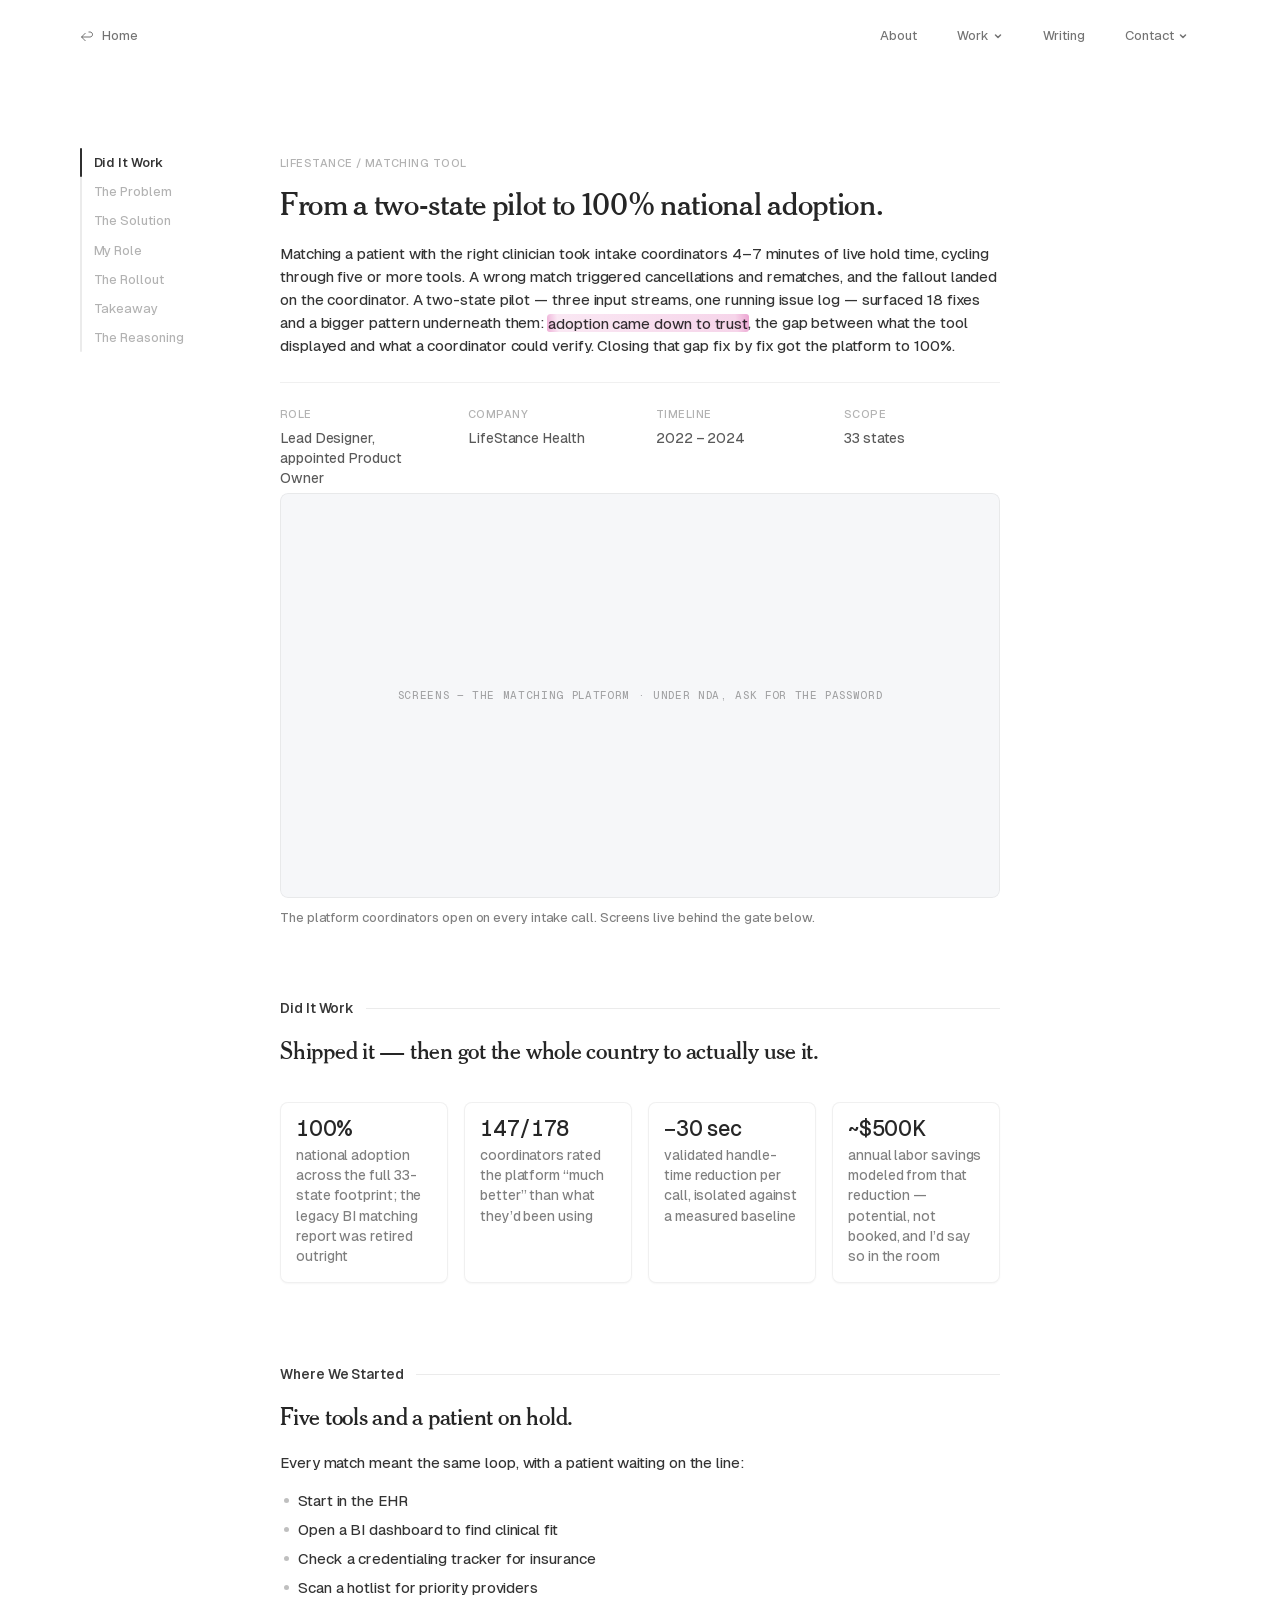
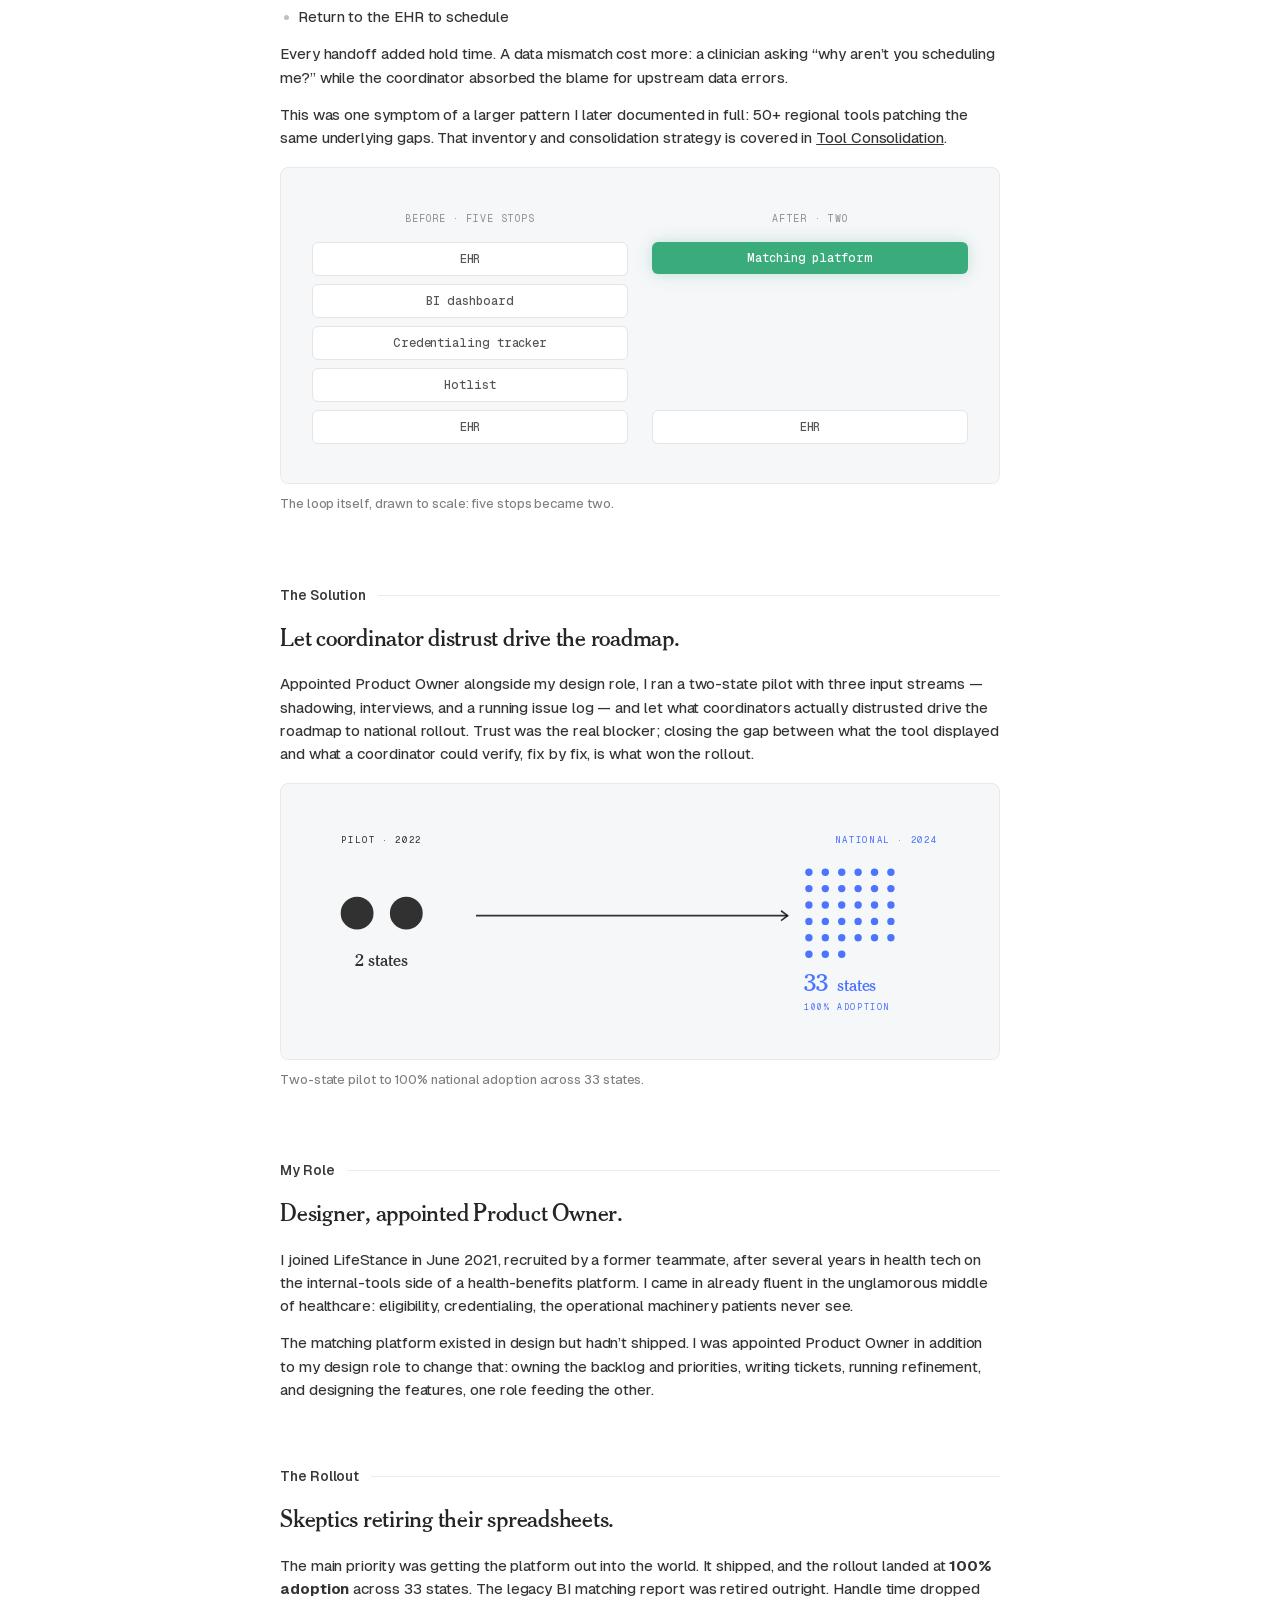
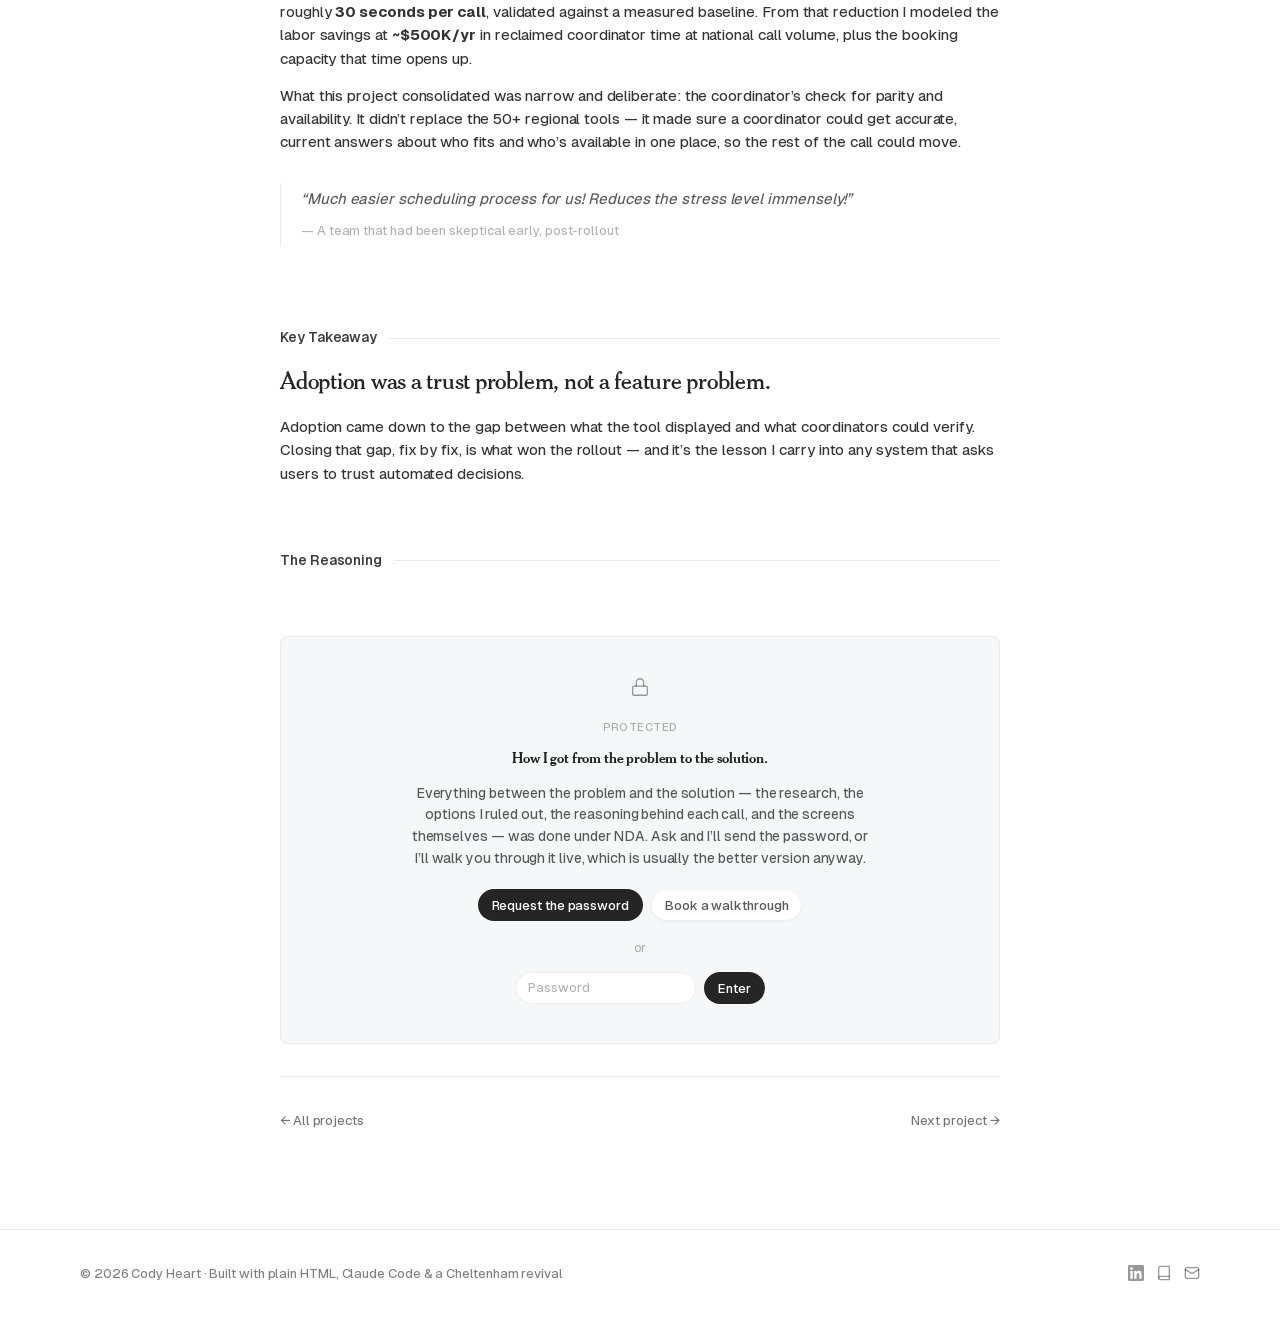
<file: case-studies/matching-tool.html>
<!DOCTYPE html>
<html lang="en">
<head>
<meta charset="UTF-8">
<meta name="viewport" content="width=device-width, initial-scale=1, viewport-fit=cover">
<title>Matching Tool — Cody Heart</title>
<meta name="description" content="From a two-state pilot to 100% national adoption of an internal matching platform across 33 states.">

<!-- Favicon -->
<link rel="icon" type="image/svg+xml" href="/favicon.svg">
<link rel="icon" type="image/png" sizes="32x32" href="/favicon-32.png">
<link rel="icon" type="image/png" sizes="16x16" href="/favicon-16.png">
<link rel="alternate icon" href="/favicon.ico">
<link rel="apple-touch-icon" sizes="180x180" href="/apple-touch-icon.png">

<!-- Open Graph / Rich link preview -->
<meta property="og:type" content="article">
<meta property="og:url" content="https://codyheart.design/case-studies/matching-tool.html">
<meta property="og:title" content="Matching Tool — Cody Heart">
<meta property="og:description" content="From a two-state pilot to 100% national adoption of an internal matching platform across 33 states.">
<meta property="og:image" content="https://codyheart.design/og-image.png">
<meta property="og:site_name" content="Cody Heart">

<meta name="theme-color" content="#ffffff">
<meta name="robots" content="noindex, nofollow, noarchive, nosnippet, noimageindex">
<meta name="googlebot" content="noindex, nofollow, noarchive, nosnippet">
<meta name="bingbot" content="noindex, nofollow, noarchive, nosnippet">

<link rel="preload" as="font" type="font/woff2" href="../assets/fonts/Geist-Variable.woff2" crossorigin>
<link rel="preload" as="font" type="font/woff2" href="../assets/fonts/CheltenhamClassicMedium.woff2" crossorigin>
<link rel="stylesheet" href="../css/site.css?v=36">
</head>
<body>

<nav class="nav" aria-label="Main navigation">
  <div class="nav__inner">
    <a class="nav__back link-hover press-scale" href="../index.html"><svg width="14" height="14" viewBox="0 0 14 14" fill="none" aria-hidden="true"><path d="M5.5 4L1.5 8M1.5 8L5.5 12M1.5 8H10C11.3807 8 12.5 6.88071 12.5 5.5V5.5C12.5 4.11929 11.3807 3 10 3H8.5" stroke="currentColor"/></svg><span>Home</span></a>
    <button class="nav__scrolltitle" aria-label="Scroll to top">Matching Tool</button>

    <div class="nav__links">
      <a class="nav__link link-hover" href="../about.html">About</a>

      <div class="nav__drop">
        <button class="nav__link link-hover press-scale" aria-expanded="false" aria-haspopup="true" aria-controls="menu-work">Work<svg class="chev" width="10" height="10" viewBox="0 0 10 10" fill="none" stroke="currentColor" stroke-width="1.5" stroke-linecap="round" stroke-linejoin="round" aria-hidden="true"><path d="M2.5 4L5 6.5L7.5 4"/></svg></button>
        <div class="nav__menu" id="menu-work" role="menu" aria-hidden="true">
          <div class="nav__menu-pad">
            <a class="menu-item" role="menuitem" href="tool-consolidation.html">
              <div class="menu-item__tile"><svg class="icon-duo  c-orange" viewBox="0 0 24 24" fill="none" aria-hidden="true"><rect class="duo-a" x="0" y="0" width="7" height="7" rx="1.5"/><rect class="duo-a" x="8.5" y="0" width="7" height="7" rx="1.5"/><rect class="duo-a" x="17" y="0" width="7" height="7" rx="1.5"/><rect class="duo-a" x="4.25" y="8.5" width="7" height="7" rx="1.5"/><rect class="duo-a" x="12.75" y="8.5" width="7" height="7" rx="1.5"/><rect class="duo-b" x="4" y="17" width="16" height="7" rx="1.5"/></svg></div>
              <div><span class="menu-item__title">Tool Consolidation</span><span class="menu-item__desc">50+ regional tools, to six jobs</span></div>
            </a>
            <a class="menu-item" role="menuitem" href="matching-tool.html">
              <div class="menu-item__tile"><svg class="icon-duo  c-blue" viewBox="0 0 24 24" fill="none" aria-hidden="true"><circle class="duo-a" cx="4" cy="4" r="3"/><circle class="duo-a" cx="12" cy="4" r="3"/><circle class="duo-a" cx="20" cy="4" r="3"/><circle class="duo-a" cx="4" cy="12" r="3"/><circle class="duo-a" cx="12" cy="12" r="3"/><circle class="duo-a" cx="20" cy="12" r="3"/><circle class="duo-a" cx="4" cy="20" r="3"/><circle class="duo-a" cx="12" cy="20" r="3"/><circle class="duo-b" cx="19" cy="19" r="5"/></svg></div>
              <div><span class="menu-item__title">Matching Tool</span><span class="menu-item__desc">Two-state pilot to 100% national</span></div>
            </a>
            <a class="menu-item" role="menuitem" href="matching-logic.html">
              <div class="menu-item__tile"><svg class="icon-duo  c-purple" viewBox="0 0 24 24" fill="none" aria-hidden="true"><path class="duo-a" d="M12 0a12 12 0 1 0 0 24 12 12 0 0 0 0-24Zm0 5a7 7 0 1 1 0 14 7 7 0 0 1 0-14Z"/><circle class="duo-b" cx="12" cy="12" r="4"/></svg></div>
              <div><span class="menu-item__title">Care Matching</span><span class="menu-item__desc">A measurable four-gate funnel</span></div>
            </a>
            <a class="menu-item menu-item--all" role="menuitem" href="../work.html"><span>All six, and the experience</span><span aria-hidden="true">&#8594;</span></a>
          </div>
        </div>
      </div>

      <a class="nav__link link-hover" href="../writing/design-as-a-revenue-lever.html">Writing</a>

      <div class="nav__drop">
        <button class="nav__link link-hover press-scale" aria-expanded="false" aria-haspopup="true" aria-controls="menu-contact">Contact<svg class="chev" width="10" height="10" viewBox="0 0 10 10" fill="none" stroke="currentColor" stroke-width="1.5" stroke-linecap="round" stroke-linejoin="round" aria-hidden="true"><path d="M2.5 4L5 6.5L7.5 4"/></svg></button>
        <div class="nav__menu" id="menu-contact" role="menu" aria-hidden="true">
          <div class="nav__menu-pad">
            <a class="menu-item" role="menuitem" href="mailto:hello@codyheart.design">
              <div class="menu-item__tile"><svg class="icon-duo  c-green" viewBox="0 0 24 24" fill="none" aria-hidden="true"><path class="duo-b" d="M12 12.6 0 5.4V5a3 3 0 0 1 3-3h18a3 3 0 0 1 3 3v.4l-12 7.2Z"/><path class="duo-a" d="M0 8.2 12 15.4 24 8.2V19a3 3 0 0 1-3 3H3a3 3 0 0 1-3-3V8.2Z"/></svg></div>
              <div><span class="menu-item__title">Email</span><span class="menu-item__desc">hello@codyheart.design</span></div>
            </a>
            <a class="menu-item" role="menuitem" target="_blank" rel="noopener noreferrer" href="https://www.linkedin.com/in/codyheart/">
              <div class="menu-item__tile"><svg class="icon-duo  c-blue" viewBox="0 0 24 24" fill="none" aria-hidden="true"><rect class="duo-a" x="0" y="8" width="6" height="16"/><circle class="duo-b" cx="3" cy="3" r="3"/><path class="duo-b" d="M6 17a9 9 0 0 1 18 0v7h-6v-7a3 3 0 0 0-6 0v7H6v-7Z"/></svg></div>
              <div><span class="menu-item__title">LinkedIn</span><span class="menu-item__desc">Let’s connect</span></div>
            </a>
            <a class="menu-item" role="menuitem" target="_blank" rel="noopener noreferrer" href="https://calendly.com/codynheart/30min">
              <div class="menu-item__tile"><svg class="icon-duo  c-purple" viewBox="0 0 24 24" fill="none" aria-hidden="true"><rect class="duo-a" x="0" y="4" width="24" height="20" rx="2"/><path class="duo-b" d="M0 6a2 2 0 0 1 2-2h20a2 2 0 0 1 2 2v4H0V6Z"/><rect class="duo-b" x="4" y="0" width="3" height="6" rx="1.5"/><rect class="duo-b" x="17" y="0" width="3" height="6" rx="1.5"/><circle class="duo-b" cx="12" cy="17" r="3"/></svg></div>
              <div><span class="menu-item__title">Calendly</span><span class="menu-item__desc">Grab 30 minutes</span></div>
            </a>
            <a class="menu-item" role="menuitem" target="_blank" rel="noopener noreferrer" href="https://drive.google.com/file/d/1DNg6jHae1uTtqSoy8dUVyaRoVnSJ9kkv/view?usp=sharing">
              <div class="menu-item__tile"><svg class="icon-duo  c-pink" viewBox="0 0 24 24" fill="none" aria-hidden="true"><path class="duo-a" d="M4 0h11l5 5v19H4V0Z"/><path class="duo-b" d="M15 0l5 5h-5V0Z"/><rect class="duo-b" x="8" y="10" width="8" height="2" rx="1"/><rect class="duo-b" x="8" y="15" width="8" height="2" rx="1"/></svg></div>
              <div><span class="menu-item__title">Resume</span><span class="menu-item__desc">View the PDF</span></div>
            </a>
          </div>
        </div>
      </div>
    </div>

    <div class="nav__burger-wrap">
      <button class="nav__burger" aria-expanded="false" aria-label="Open menu"><span></span><span></span></button>
    </div>
  </div>
</nav>

<div class="mobile-menu" role="dialog" aria-modal="true" aria-label="Navigation menu">
  <div class="mobile-menu__inner">
    <a class="mobile-menu__link" href="../about.html">About</a>
    <a class="mobile-menu__link" href="../writing/design-as-a-revenue-lever.html">Writing</a>

    <div class="mobile-menu__section">
      <p class="mobile-menu__label">Work</p>
      <div class="mobile-menu__list">
        <a class="mobile-menu__item" href="tool-consolidation.html">
          <div class="menu-item__tile"><svg class="icon-duo is-colored c-orange" viewBox="0 0 24 24" fill="none" aria-hidden="true"><rect class="duo-a" x="0" y="0" width="7" height="7" rx="1.5"/><rect class="duo-a" x="8.5" y="0" width="7" height="7" rx="1.5"/><rect class="duo-a" x="17" y="0" width="7" height="7" rx="1.5"/><rect class="duo-a" x="4.25" y="8.5" width="7" height="7" rx="1.5"/><rect class="duo-a" x="12.75" y="8.5" width="7" height="7" rx="1.5"/><rect class="duo-b" x="4" y="17" width="16" height="7" rx="1.5"/></svg></div>
          <div><span class="menu-item__title">Tool Consolidation</span><span class="menu-item__desc">50+ regional tools, to six jobs</span></div>
        </a>
        <a class="mobile-menu__item" href="matching-tool.html">
          <div class="menu-item__tile"><svg class="icon-duo is-colored c-blue" viewBox="0 0 24 24" fill="none" aria-hidden="true"><circle class="duo-a" cx="4" cy="4" r="3"/><circle class="duo-a" cx="12" cy="4" r="3"/><circle class="duo-a" cx="20" cy="4" r="3"/><circle class="duo-a" cx="4" cy="12" r="3"/><circle class="duo-a" cx="12" cy="12" r="3"/><circle class="duo-a" cx="20" cy="12" r="3"/><circle class="duo-a" cx="4" cy="20" r="3"/><circle class="duo-a" cx="12" cy="20" r="3"/><circle class="duo-b" cx="19" cy="19" r="5"/></svg></div>
          <div><span class="menu-item__title">Matching Tool</span><span class="menu-item__desc">Two-state pilot to 100% national</span></div>
        </a>
        <a class="mobile-menu__item" href="matching-logic.html">
          <div class="menu-item__tile"><svg class="icon-duo is-colored c-purple" viewBox="0 0 24 24" fill="none" aria-hidden="true"><path class="duo-a" d="M12 0a12 12 0 1 0 0 24 12 12 0 0 0 0-24Zm0 5a7 7 0 1 1 0 14 7 7 0 0 1 0-14Z"/><circle class="duo-b" cx="12" cy="12" r="4"/></svg></div>
          <div><span class="menu-item__title">Care Matching</span><span class="menu-item__desc">A measurable four-gate funnel</span></div>
        </a>
        <a class="mobile-menu__item" href="claims.html">
          <div class="menu-item__tile"><svg class="icon-duo is-colored c-green" viewBox="0 0 24 24" fill="none" aria-hidden="true"><rect class="duo-a" x="0" y="0" width="10" height="24" rx="2"/><rect class="duo-b" x="12" y="0" width="12" height="24" rx="2"/></svg></div>
          <div><span class="menu-item__title">Claims</span><span class="menu-item__desc">60% less time per claim</span></div>
        </a>
        <a class="mobile-menu__item" href="billing.html">
          <div class="menu-item__tile"><svg class="icon-duo is-colored c-teal" viewBox="0 0 24 24" fill="none" aria-hidden="true"><rect class="duo-a" x="2" y="11" width="20" height="2"/><circle class="duo-a" cx="4" cy="12" r="4"/><circle class="duo-a" cx="12" cy="12" r="4"/><circle class="duo-b" cx="20" cy="12" r="4"/></svg></div>
          <div><span class="menu-item__title">Billing</span><span class="menu-item__desc">The invisible half, automated</span></div>
        </a>
        <a class="mobile-menu__item" href="design-roi.html">
          <div class="menu-item__tile"><svg class="icon-duo is-colored c-pink" viewBox="0 0 24 24" fill="none" aria-hidden="true"><rect class="duo-a" x="1" y="14" width="5" height="10" rx="1"/><rect class="duo-a" x="9.5" y="9" width="5" height="15" rx="1"/><rect class="duo-b" x="18" y="2" width="5" height="22" rx="1"/></svg></div>
          <div><span class="menu-item__title">Design ROI</span><span class="menu-item__desc">Design as a revenue lever</span></div>
        </a>
      </div>
    </div>

    <div class="mobile-menu__section">
      <p class="mobile-menu__label">Contact</p>
      <div class="mobile-menu__list">
        <a class="mobile-menu__item" href="mailto:hello@codyheart.design">
          <div class="menu-item__tile"><svg class="icon-duo is-colored c-green" viewBox="0 0 24 24" fill="none" aria-hidden="true"><path class="duo-b" d="M12 12.6 0 5.4V5a3 3 0 0 1 3-3h18a3 3 0 0 1 3 3v.4l-12 7.2Z"/><path class="duo-a" d="M0 8.2 12 15.4 24 8.2V19a3 3 0 0 1-3 3H3a3 3 0 0 1-3-3V8.2Z"/></svg></div>
          <div><span class="menu-item__title">Email</span><span class="menu-item__desc">hello@codyheart.design</span></div>
        </a>
        <a class="mobile-menu__item" target="_blank" rel="noopener noreferrer" href="https://www.linkedin.com/in/codyheart/">
          <div class="menu-item__tile"><svg class="icon-duo is-colored c-blue" viewBox="0 0 24 24" fill="none" aria-hidden="true"><rect class="duo-a" x="0" y="8" width="6" height="16"/><circle class="duo-b" cx="3" cy="3" r="3"/><path class="duo-b" d="M6 17a9 9 0 0 1 18 0v7h-6v-7a3 3 0 0 0-6 0v7H6v-7Z"/></svg></div>
          <div><span class="menu-item__title">LinkedIn</span><span class="menu-item__desc">Let’s connect</span></div>
        </a>
        <a class="mobile-menu__item" target="_blank" rel="noopener noreferrer" href="https://calendly.com/codynheart/30min">
          <div class="menu-item__tile"><svg class="icon-duo is-colored c-purple" viewBox="0 0 24 24" fill="none" aria-hidden="true"><rect class="duo-a" x="0" y="4" width="24" height="20" rx="2"/><path class="duo-b" d="M0 6a2 2 0 0 1 2-2h20a2 2 0 0 1 2 2v4H0V6Z"/><rect class="duo-b" x="4" y="0" width="3" height="6" rx="1.5"/><rect class="duo-b" x="17" y="0" width="3" height="6" rx="1.5"/><circle class="duo-b" cx="12" cy="17" r="3"/></svg></div>
          <div><span class="menu-item__title">Calendly</span><span class="menu-item__desc">Grab 30 minutes</span></div>
        </a>
        <a class="mobile-menu__item" target="_blank" rel="noopener noreferrer" href="https://drive.google.com/file/d/1DNg6jHae1uTtqSoy8dUVyaRoVnSJ9kkv/view?usp=sharing">
          <div class="menu-item__tile"><svg class="icon-duo is-colored c-pink" viewBox="0 0 24 24" fill="none" aria-hidden="true"><path class="duo-a" d="M4 0h11l5 5v19H4V0Z"/><path class="duo-b" d="M15 0l5 5h-5V0Z"/><rect class="duo-b" x="8" y="10" width="8" height="2" rx="1"/><rect class="duo-b" x="8" y="15" width="8" height="2" rx="1"/></svg></div>
          <div><span class="menu-item__title">Resume</span><span class="menu-item__desc">View the PDF</span></div>
        </a>
      </div>
    </div>
  </div>
</div>

<aside class="toc" aria-label="On this page">
  <div class="toc__inner">
    <div class="toc__track"><div class="toc__thumb"></div></div>
    <ul>
      <li><a href="#outcomes">Did It Work</a></li>
      <li><a href="#problem">The Problem</a></li>
      <li><a href="#solution">The Solution</a></li>
      <li><a href="#role">My Role</a></li>
      <li><a href="#rollout">The Rollout</a></li>
      <li><a href="#takeaway">Takeaway</a></li>
      <li><a href="#reasoning">The Reasoning</a></li>
    </ul>
  </div>
</aside>

<main class="article">
  <header>
    <div class="article__kicker">LifeStance / Matching Tool</div>
    <h1 class="article__title">From a two-state pilot to 100% national adoption.</h1>
    <p class="article__intro">Matching a patient with the right clinician took intake coordinators 4&#8211;7 minutes of live hold time, cycling through five or more tools. A wrong match triggered cancellations and rematches, and the fallout landed on the coordinator. A two-state pilot &#8212; three input streams, one running issue log &#8212; surfaced 18 fixes and a bigger pattern underneath them: <span class="highlight highlight-pink">adoption came down to trust</span>, the gap between what the tool displayed and what a coordinator could verify. Closing that gap fix by fix got the platform to 100%.</p>
    <dl class="meta-grid meta-grid--4">
      <div><dt>Role</dt><dd>Lead Designer,
appointed Product Owner</dd></div>
      <div><dt>Company</dt><dd>LifeStance Health</dd></div>
      <div><dt>Timeline</dt><dd>2022 &#8211; 2024</dd></div>
      <div><dt>Scope</dt><dd>33 states</dd></div>
    </dl>
  </header>

  <figure class="cs-figure"><div class="ph"><span>Screens &#8212; the matching platform &#183; under NDA, ask for the password</span></div><figcaption>The platform coordinators open on every intake call. Screens live behind the gate below.</figcaption></figure>

  <section id="outcomes" class="cs-section">
    <div class="section-label"><span>Did It Work</span></div>
    <h2>Shipped it &#8212; then got the whole country to actually use it.</h2>
    <div class="cs-flow">
      <div class="stat-grid stat-grid--4">
        <div class="stat-card"><div class="stat-card__num">100%</div><div class="stat-card__label">national adoption across the full 33-state footprint; the legacy BI matching report was retired outright</div></div>
        <div class="stat-card"><div class="stat-card__num">147&#8202;/&#8202;178</div><div class="stat-card__label">coordinators rated the platform &#8220;much better&#8221; than what they&#8217;d been using</div></div>
        <div class="stat-card"><div class="stat-card__num">&#8722;30 sec</div><div class="stat-card__label">validated handle-time reduction per call, isolated against a measured baseline</div></div>
        <div class="stat-card"><div class="stat-card__num">~$500K</div><div class="stat-card__label">annual labor savings modeled from that reduction &#8212; potential, not booked, and I&#8217;d say so in the room</div></div>
      </div>
    </div>
  </section>

  <section id="problem" class="cs-section">
    <div class="section-label"><span>Where We Started</span></div>
    <h2>Five tools and a patient on hold.</h2>
    <div class="cs-flow">
      <p>Every match meant the same loop, with a patient waiting on the line:</p>
      <ul>
        <li>Start in the EHR</li>
        <li>Open a BI dashboard to find clinical fit</li>
        <li>Check a credentialing tracker for insurance</li>
        <li>Scan a hotlist for priority providers</li>
        <li>Return to the EHR to schedule</li>
      </ul>
      <p>Every handoff added hold time. A data mismatch cost more: a clinician asking &#8220;why aren&#8217;t you scheduling me?&#8221; while the coordinator absorbed the blame for upstream data errors.</p>
      <p>This was one symptom of a larger pattern I later documented in full: 50+ regional tools patching the same underlying gaps. That inventory and consolidation strategy is covered in <a style="text-decoration:underline" href="tool-consolidation.html">Tool Consolidation</a>.</p>
      <figure class="cs-figure">
        <div class="diagram">
          <div style="display:grid;grid-template-columns:1fr 1fr;gap:24px;align-items:stretch">
            <div>
              <div style="font-family:var(--mono);font-size:10px;letter-spacing:.08em;text-transform:uppercase;color:var(--ink-40);margin-bottom:12px;text-align:center">Before &#183; five stops</div>
              <div style="display:flex;flex-direction:column;gap:8px"><div style="padding:8px 10px;border-radius:6px;white-space:nowrap;text-align:center;font-family:var(--mono);font-size:12px;line-height:16px;font-weight:500;color:#555;background-color:#fff;border:1px solid #e5e5e5">EHR</div><div style="padding:8px 10px;border-radius:6px;white-space:nowrap;text-align:center;font-family:var(--mono);font-size:12px;line-height:16px;font-weight:500;color:#555;background-color:#fff;border:1px solid #e5e5e5">BI dashboard</div><div style="padding:8px 10px;border-radius:6px;white-space:nowrap;text-align:center;font-family:var(--mono);font-size:12px;line-height:16px;font-weight:500;color:#555;background-color:#fff;border:1px solid #e5e5e5">Credentialing tracker</div><div style="padding:8px 10px;border-radius:6px;white-space:nowrap;text-align:center;font-family:var(--mono);font-size:12px;line-height:16px;font-weight:500;color:#555;background-color:#fff;border:1px solid #e5e5e5">Hotlist</div><div style="padding:8px 10px;border-radius:6px;white-space:nowrap;text-align:center;font-family:var(--mono);font-size:12px;line-height:16px;font-weight:500;color:#555;background-color:#fff;border:1px solid #e5e5e5">EHR</div></div>
            </div>
            <div style="display:flex;flex-direction:column">
              <div style="font-family:var(--mono);font-size:10px;letter-spacing:.08em;text-transform:uppercase;color:var(--ink-40);margin-bottom:12px;text-align:center">After &#183; two</div>
              <div style="display:flex;flex-direction:column;gap:8px;flex:1;justify-content:space-between"><div style="padding:8px 10px;border-radius:6px;white-space:nowrap;text-align:center;font-family:var(--mono);font-size:12px;line-height:16px;font-weight:500;color:#fff;background-color:#3aab7b;box-shadow:0 0 20px 0 rgba(58,171,123,.2), 0 0 8px 0 rgba(58,171,123,.1)">Matching platform</div><div style="padding:8px 10px;border-radius:6px;white-space:nowrap;text-align:center;font-family:var(--mono);font-size:12px;line-height:16px;font-weight:500;color:#555;background-color:#fff;border:1px solid #e5e5e5">EHR</div></div>
            </div>
          </div>
        </div>
        <figcaption>The loop itself, drawn to scale: five stops became two.</figcaption>
      </figure>
    </div>
  </section>

  <section id="solution" class="cs-section">
    <div class="section-label"><span>The Solution</span></div>
    <h2>Let coordinator distrust drive the roadmap.</h2>
    <div class="cs-flow">
      <p>Appointed Product Owner alongside my design role, I ran a two-state pilot with three input streams &#8212; shadowing, interviews, and a running issue log &#8212; and let what coordinators actually distrusted drive the roadmap to national rollout. Trust was the real blocker; closing the gap between what the tool displayed and what a coordinator could verify, fix by fix, is what won the rollout.</p>
      <figure class="cs-figure" data-diagram-reveal>
        <div class="diagram">
          <svg viewBox="0 0 800 240" role="img" aria-labelledby="fig-pilot-title">
            <title id="fig-pilot-title">From a two-state pilot to 100% national adoption across 33 states</title>
            <g>
              <text x="85" y="24" text-anchor="middle" class="d-fade" font-family="var(--mono)" font-size="11" fill="currentColor" letter-spacing="2">PILOT &#183; 2022</text>
              <g class="d-fade" style="transition-delay:200ms" fill="currentColor"><circle cx="55" cy="110" r="20"/><circle cx="115" cy="110" r="20"/></g>
              <text x="85" y="175" text-anchor="middle" class="d-fade" style="transition-delay:350ms" font-family="var(--serif)" font-size="22" fill="currentColor">2 states</text>
            </g>
            <g transform="translate(200, 105)">
              <line class="d-line" style="transition-delay:500ms;stroke-dasharray:380;stroke-dashoffset:380" x1="0" y1="8" x2="380" y2="8" stroke="currentColor" stroke-width="2"/>
              <polyline class="d-fade" style="transition-delay:950ms" points="372,2 380,8 372,14" fill="none" stroke="currentColor" stroke-width="2"/>
            </g>
            <g transform="translate(600, 0)">
              <text x="100" y="24" text-anchor="middle" class="d-fade" style="transition-delay:850ms" font-family="var(--mono)" font-size="11" fill="var(--accent)" letter-spacing="2">NATIONAL &#183; 2024</text>
              <g class="d-fade" style="transition-delay:1000ms" fill="var(--accent)">
                <circle cx="6" cy="60" r="4.5"/><circle cx="26" cy="60" r="4.5"/><circle cx="46" cy="60" r="4.5"/><circle cx="66" cy="60" r="4.5"/><circle cx="86" cy="60" r="4.5"/><circle cx="106" cy="60" r="4.5"/>
                <circle cx="6" cy="80" r="4.5"/><circle cx="26" cy="80" r="4.5"/><circle cx="46" cy="80" r="4.5"/><circle cx="66" cy="80" r="4.5"/><circle cx="86" cy="80" r="4.5"/><circle cx="106" cy="80" r="4.5"/>
                <circle cx="6" cy="100" r="4.5"/><circle cx="26" cy="100" r="4.5"/><circle cx="46" cy="100" r="4.5"/><circle cx="66" cy="100" r="4.5"/><circle cx="86" cy="100" r="4.5"/><circle cx="106" cy="100" r="4.5"/>
                <circle cx="6" cy="120" r="4.5"/><circle cx="26" cy="120" r="4.5"/><circle cx="46" cy="120" r="4.5"/><circle cx="66" cy="120" r="4.5"/><circle cx="86" cy="120" r="4.5"/><circle cx="106" cy="120" r="4.5"/>
                <circle cx="6" cy="140" r="4.5"/><circle cx="26" cy="140" r="4.5"/><circle cx="46" cy="140" r="4.5"/><circle cx="66" cy="140" r="4.5"/><circle cx="86" cy="140" r="4.5"/><circle cx="106" cy="140" r="4.5"/>
                <circle cx="6" cy="160" r="4.5"/><circle cx="26" cy="160" r="4.5"/><circle cx="46" cy="160" r="4.5"/>
              </g>
              <text x="0" y="205" class="d-fade" style="transition-delay:1200ms" font-family="var(--serif)" font-size="30" fill="var(--accent)">33</text>
              <text x="40" y="205" class="d-fade" style="transition-delay:1250ms" font-family="var(--serif)" font-size="22" fill="var(--accent)">states</text>
              <text x="0" y="228" class="d-fade" style="transition-delay:1350ms" font-family="var(--mono)" font-size="10" fill="var(--accent)" letter-spacing="2">100% ADOPTION</text>
            </g>
          </svg>
        </div>
        <figcaption>Two-state pilot to 100% national adoption across 33 states.</figcaption>
      </figure>
    </div>
  </section>

  <section id="role" class="cs-section">
    <div class="section-label"><span>My Role</span></div>
    <h2>Designer, appointed Product Owner.</h2>
    <div class="cs-flow">
      <p>I joined LifeStance in June 2021, recruited by a former teammate, after several years in health tech on the internal-tools side of a health-benefits platform. I came in already fluent in the unglamorous middle of healthcare: eligibility, credentialing, the operational machinery patients never see.</p>
      <p>The matching platform existed in design but hadn&#8217;t shipped. I was appointed Product Owner in addition to my design role to change that: owning the backlog and priorities, writing tickets, running refinement, and designing the features, one role feeding the other.</p>
    </div>
  </section>

  <section id="rollout" class="cs-section">
    <div class="section-label"><span>The Rollout</span></div>
    <h2>Skeptics retiring their spreadsheets.</h2>
    <div class="cs-flow">
      <p>The main priority was getting the platform out into the world. It shipped, and the rollout landed at <strong>100% adoption</strong> across 33 states. The legacy BI matching report was retired outright. Handle time dropped roughly <strong>30 seconds per call</strong>, validated against a measured baseline. From that reduction I modeled the labor savings at <strong>~$500K/yr</strong> in reclaimed coordinator time at national call volume, plus the booking capacity that time opens up.</p>
      <p>What this project consolidated was narrow and deliberate: the coordinator&#8217;s check for parity and availability. It didn&#8217;t replace the 50+ regional tools &#8212; it made sure a coordinator could get accurate, current answers about who fits and who&#8217;s available in one place, so the rest of the call could move.</p>
      <blockquote class="cs-quote"><p>&#8220;Much easier scheduling process for us! Reduces the stress level immensely!&#8221;</p><cite>&#8212; A team that had been skeptical early, post-rollout</cite></blockquote>
    </div>
  </section>

  <section id="takeaway" class="cs-section">
    <div class="section-label"><span>Key Takeaway</span></div>
    <h2>Adoption was a trust problem, not a feature problem.</h2>
    <div class="cs-flow">
      <p>Adoption came down to the gap between what the tool displayed and what coordinators could verify. Closing that gap, fix by fix, is what won the rollout &#8212; and it&#8217;s the lesson I carry into any system that asks users to trust automated decisions.</p>
    </div>
  </section>

  <section id="reasoning" class="cs-section">
    <div class="section-label"><span>The Reasoning</span></div>
    <div class="gate" data-screens-gate>
      <svg class="gate__mark" viewBox="0 0 24 24" fill="none" stroke="currentColor" stroke-width="1.4" stroke-linecap="round" stroke-linejoin="round" aria-hidden="true"><rect x="4" y="11" width="16" height="10" rx="1.5"/><path d="M8 11V7a4 4 0 0 1 8 0v4"/></svg>
      <p class="gate__eyebrow">Protected</p>
      <h3 class="gate__title">How I got from the problem to the solution.</h3>
      <p class="gate__copy">Everything between the problem and the solution &#8212; the research, the options I ruled out, the reasoning behind each call, and the screens themselves &#8212; was done under NDA. Ask and I&#8217;ll send the password, or I&#8217;ll walk you through it live, which is usually the better version anyway.</p>
      <div class="gate__actions">
        <a class="btn btn--primary" href="mailto:codynheart@gmail.com?subject=Password%20request%20%E2%80%94%20Matching%20Tool">Request the password</a>
        <a class="btn" href="https://calendly.com/codynheart/30min" target="_blank" rel="noopener">Book a walkthrough</a>
      </div>
      <p class="gate__or">or</p>
      <form class="gate__form" autocomplete="off" novalidate>
        <label class="visually-hidden" for="gate-pw">Password</label>
        <input class="gate__input" id="gate-pw" type="password" placeholder="Password" spellcheck="false" autocapitalize="off" autocorrect="off" required>
        <button class="btn btn--primary" type="submit">Enter</button>
      </form>
      <p class="gate__error" role="alert" aria-live="polite">That&#8217;s not the password. Try again.</p>
      <p class="gate__unlocked">Unlocked &#8212; the reasoning is below.</p>
    </div>
  </section>

  <div class="cs-details">
    <p class="cs-unlocked-note">The reasoning between problem and solution</p>

  <section id="pilot" class="cs-section">
    <div class="section-label"><span>The Pilot</span></div>
    <h2>Trust was the real blocker.</h2>
    <div class="cs-flow">
      <p>Two states. A group of superuser coordinators. Three input streams: shadowing, interviews, and a running issue log. The pilot surfaced 18 issues to fix before wider rollout, and a more important pattern underneath them. Coordinator hesitation came in three flavors:</p>
      <ul>
        <li><strong>&#8220;The tool feels incomplete.&#8221;</strong> Some care categories returned no results at all.</li>
        <li><strong>&#8220;The tool shows wrong results.&#8221;</strong> A sort that didn&#8217;t sort correctly. The single most-used filter, not working.</li>
        <li><strong>&#8220;I don&#8217;t fully trust even the correct results.&#8221;</strong> Coordinators had seen clinician data errors go unfixed before, so they double-checked everything.</li>
      </ul>
      <p>One coordinator put the whole adoption problem in a sentence:</p>
      <blockquote class="cs-quote"><p>&#8220;I am in a deep, loving friendship with the tool but don&#8217;t really trust her all the way yet. Sometimes I do manual searches to confirm, but I&#8217;m trusting more and more each day.&#8221;</p><cite>&#8212; Intake coordinator, pilot cohort</cite></blockquote>
      <p>That&#8217;s the textbook arc of learning to trust an automated system: a verification phase, where the user double-checks the system until they trust it enough to stop. The design response followed directly: accuracy and completeness fixes outranked new features, and an accessible error-reporting path became a standing priority &#8212; because every unfixed error a coordinator finds resets the trust clock.</p>
      <figure class="cs-figure"><div class="ph"><span>Screen &#8212; pilot issue log &amp; fix tracker</span></div></figure>
      <figure class="cs-figure"><div class="ph"><span>Screen &#8212; match results with verification affordances</span></div></figure>
    </div>
  </section>
  </div>

  <footer class="cs-footnav">
    <a class="link-hover press-scale" href="../index.html">&#8592; All projects</a>
    <a class="link-hover press-scale" href="tool-consolidation.html">Next project &#8594;</a>
  </footer>
</main>

<footer class="footer">
  <div class="footer__inner">
    <p>&#169; 2026 Cody Heart &#183; Built with plain HTML, <a class="text-link" target="_blank" rel="noopener noreferrer" href="https://claude.ai/code">Claude Code</a> &amp; a Cheltenham revival</p>
    <div class="footer__social">
      <a target="_blank" rel="noopener noreferrer" aria-label="LinkedIn" href="https://www.linkedin.com/in/codyheart/">
        <svg width="16" height="16" viewBox="0 0 24 24" fill="currentColor"><path d="M20.447 20.452h-3.554v-5.569c0-1.328-.027-3.037-1.852-3.037-1.853 0-2.136 1.445-2.136 2.939v5.667H9.351V9h3.414v1.561h.046c.477-.9 1.637-1.85 3.37-1.85 3.601 0 4.267 2.37 4.267 5.455v6.286zM5.337 7.433a2.062 2.062 0 01-2.063-2.065 2.064 2.064 0 112.063 2.065zm1.782 13.019H3.555V9h3.564v11.452zM22.225 0H1.771C.792 0 0 .774 0 1.729v20.542C0 23.227.792 24 1.771 24h20.451C23.2 24 24 23.227 24 22.271V1.729C24 .774 23.2 0 22.222 0h.003z"/></svg>
      </a>
      <a target="_blank" rel="noopener noreferrer" aria-label="Goodreads — a reader's atlas" href="https://www.goodreads.com/user/show/164877363-cody-heart">
        <svg width="16" height="16" viewBox="0 0 24 24" fill="none" stroke="currentColor" stroke-width="2" stroke-linecap="round" stroke-linejoin="round"><path d="M4 19.5A2.5 2.5 0 0 1 6.5 17H20"/><path d="M6.5 2H20v20H6.5A2.5 2.5 0 0 1 4 19.5v-15A2.5 2.5 0 0 1 6.5 2z"/></svg>
      </a>
      <a aria-label="Email" href="mailto:hello@codyheart.design">
        <svg width="16" height="16" viewBox="0 0 24 24" fill="none" stroke="currentColor" stroke-width="2" stroke-linecap="round" stroke-linejoin="round"><rect x="2" y="4" width="20" height="16" rx="2"/><path d="m22 7-10 6L2 7"/></svg>
      </a>
    </div>
  </div>
</footer>

<script src="../js/site.js?v=15" defer></script>
</body>
</html>
</file>
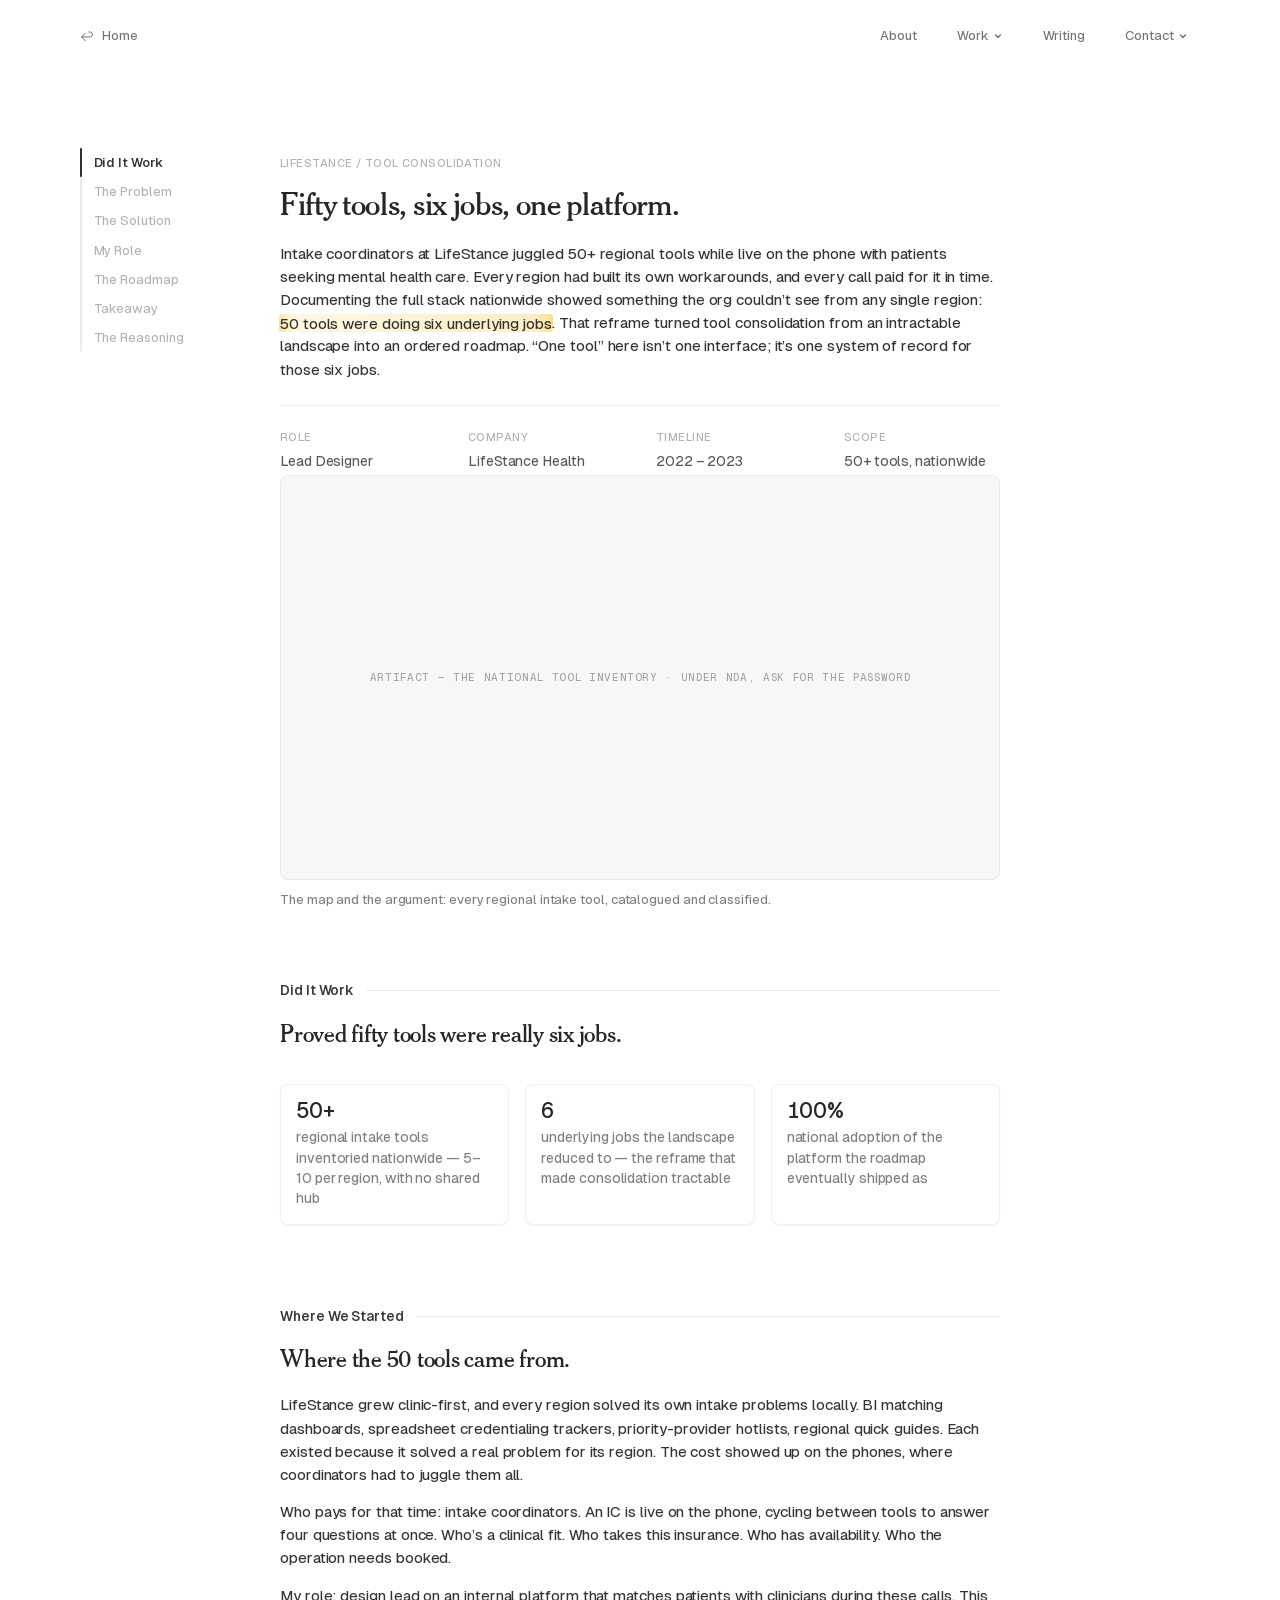
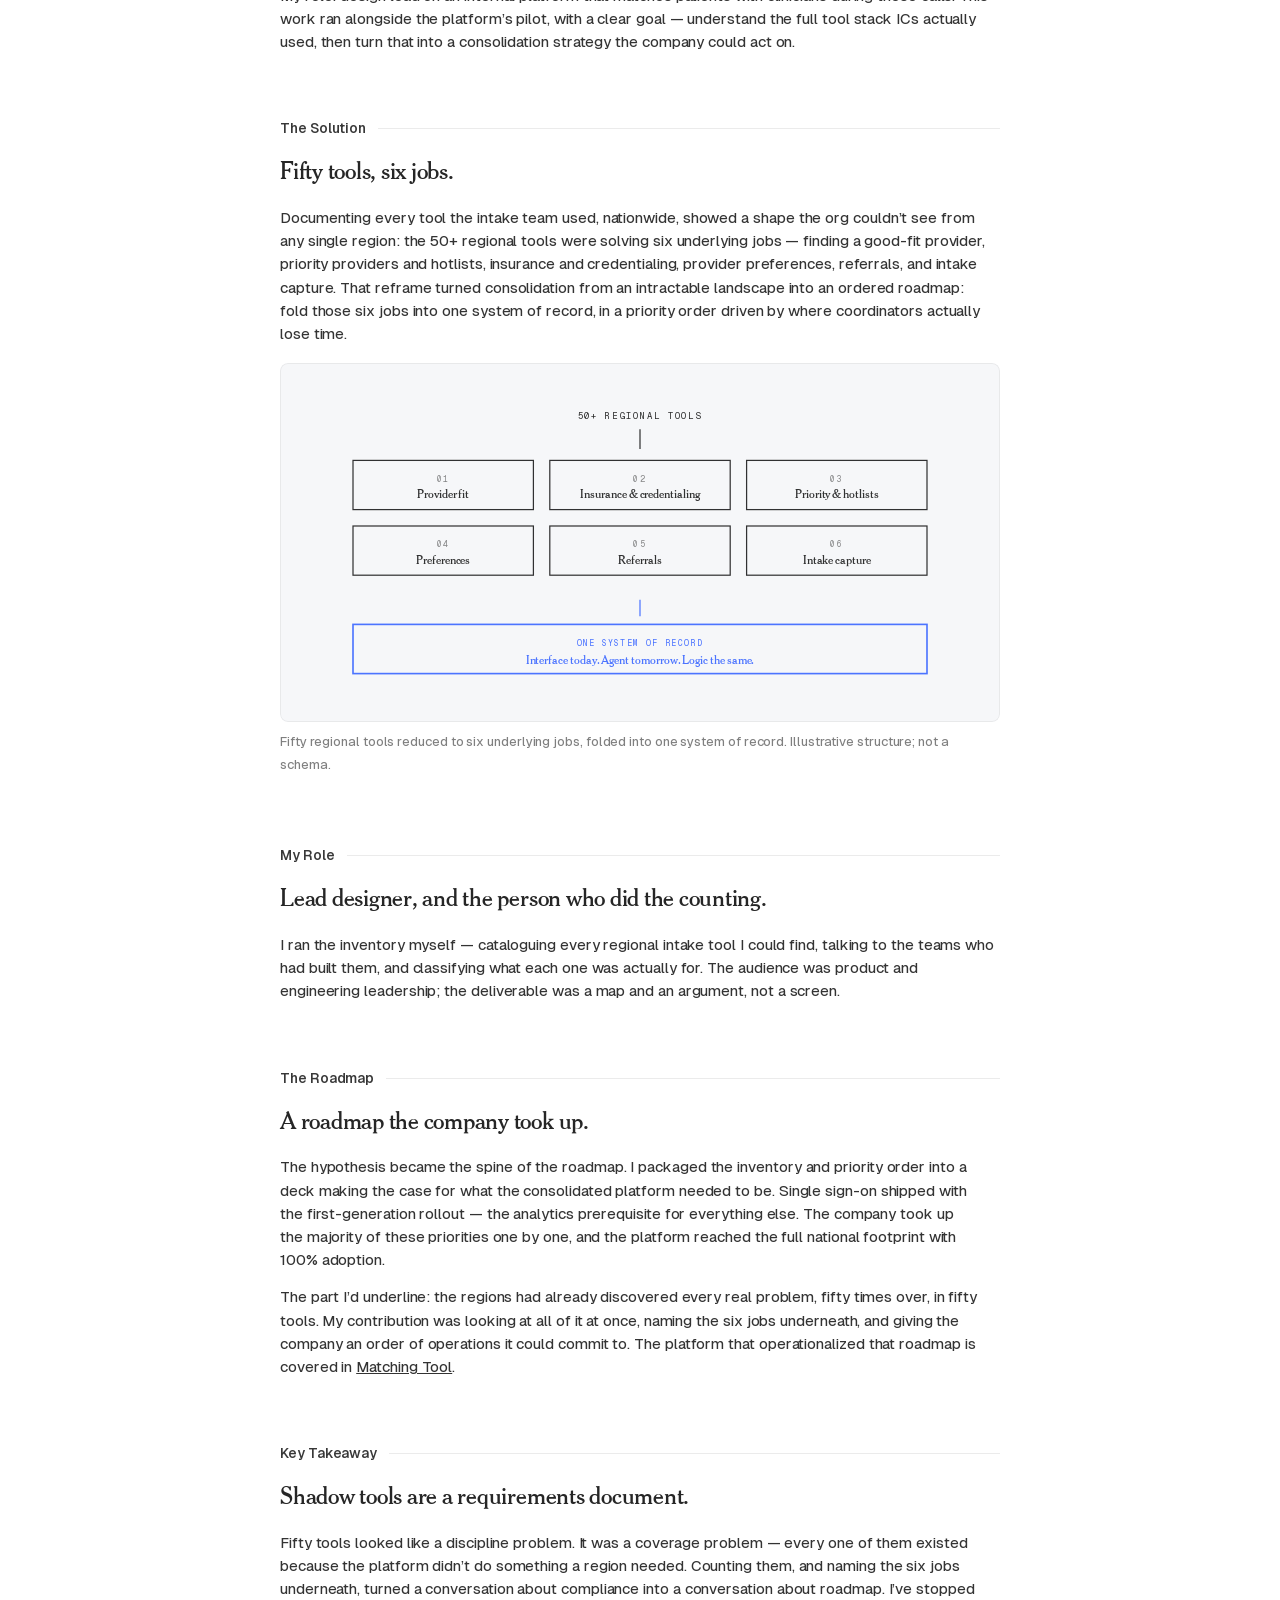
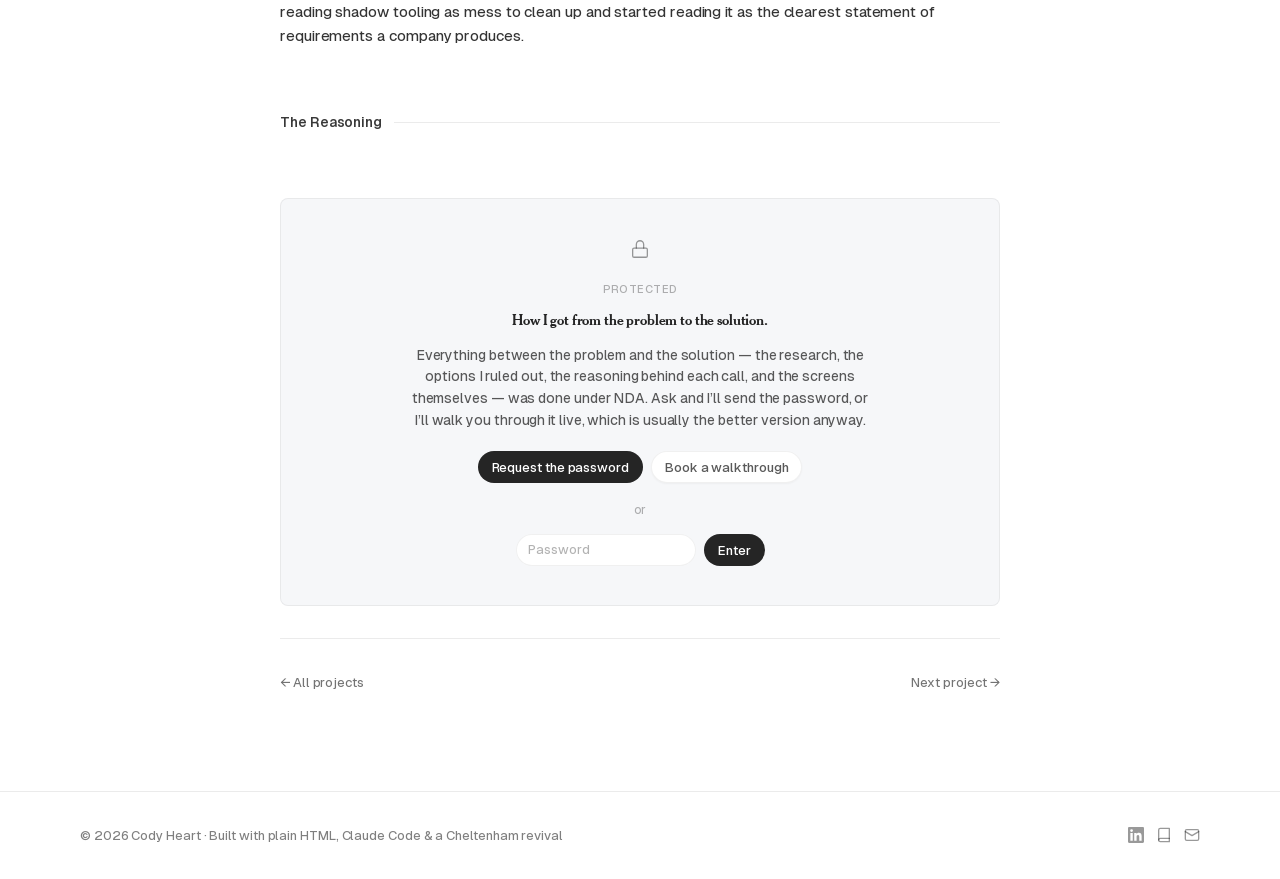
<file: case-studies/tool-consolidation.html>
<!DOCTYPE html>
<html lang="en">
<head>
<meta charset="UTF-8">
<meta name="viewport" content="width=device-width, initial-scale=1, viewport-fit=cover">
<title>Tool Consolidation — Cody Heart</title>
<meta name="description" content="A national inventory of 50+ regional intake tools, reduced to six underlying jobs and an ordered consolidation roadmap.">

<!-- Favicon -->
<link rel="icon" type="image/svg+xml" href="/favicon.svg">
<link rel="icon" type="image/png" sizes="32x32" href="/favicon-32.png">
<link rel="icon" type="image/png" sizes="16x16" href="/favicon-16.png">
<link rel="alternate icon" href="/favicon.ico">
<link rel="apple-touch-icon" sizes="180x180" href="/apple-touch-icon.png">

<!-- Open Graph / Rich link preview -->
<meta property="og:type" content="article">
<meta property="og:url" content="https://codyheart.design/case-studies/tool-consolidation.html">
<meta property="og:title" content="Tool Consolidation — Cody Heart">
<meta property="og:description" content="A national inventory of 50+ regional intake tools, reduced to six underlying jobs and an ordered consolidation roadmap.">
<meta property="og:image" content="https://codyheart.design/og-image.png">
<meta property="og:site_name" content="Cody Heart">

<meta name="theme-color" content="#ffffff">
<meta name="robots" content="noindex, nofollow, noarchive, nosnippet, noimageindex">
<meta name="googlebot" content="noindex, nofollow, noarchive, nosnippet">
<meta name="bingbot" content="noindex, nofollow, noarchive, nosnippet">

<link rel="preload" as="font" type="font/woff2" href="../assets/fonts/Geist-Variable.woff2" crossorigin>
<link rel="preload" as="font" type="font/woff2" href="../assets/fonts/CheltenhamClassicMedium.woff2" crossorigin>
<link rel="stylesheet" href="../css/site.css?v=36">
</head>
<body>

<nav class="nav" aria-label="Main navigation">
  <div class="nav__inner">
    <a class="nav__back link-hover press-scale" href="../index.html"><svg width="14" height="14" viewBox="0 0 14 14" fill="none" aria-hidden="true"><path d="M5.5 4L1.5 8M1.5 8L5.5 12M1.5 8H10C11.3807 8 12.5 6.88071 12.5 5.5V5.5C12.5 4.11929 11.3807 3 10 3H8.5" stroke="currentColor"/></svg><span>Home</span></a>
    <button class="nav__scrolltitle" aria-label="Scroll to top">Tool Consolidation</button>

    <div class="nav__links">
      <a class="nav__link link-hover" href="../about.html">About</a>

      <div class="nav__drop">
        <button class="nav__link link-hover press-scale" aria-expanded="false" aria-haspopup="true" aria-controls="menu-work">Work<svg class="chev" width="10" height="10" viewBox="0 0 10 10" fill="none" stroke="currentColor" stroke-width="1.5" stroke-linecap="round" stroke-linejoin="round" aria-hidden="true"><path d="M2.5 4L5 6.5L7.5 4"/></svg></button>
        <div class="nav__menu" id="menu-work" role="menu" aria-hidden="true">
          <div class="nav__menu-pad">
            <a class="menu-item" role="menuitem" href="tool-consolidation.html">
              <div class="menu-item__tile"><svg class="icon-duo  c-orange" viewBox="0 0 24 24" fill="none" aria-hidden="true"><rect class="duo-a" x="0" y="0" width="7" height="7" rx="1.5"/><rect class="duo-a" x="8.5" y="0" width="7" height="7" rx="1.5"/><rect class="duo-a" x="17" y="0" width="7" height="7" rx="1.5"/><rect class="duo-a" x="4.25" y="8.5" width="7" height="7" rx="1.5"/><rect class="duo-a" x="12.75" y="8.5" width="7" height="7" rx="1.5"/><rect class="duo-b" x="4" y="17" width="16" height="7" rx="1.5"/></svg></div>
              <div><span class="menu-item__title">Tool Consolidation</span><span class="menu-item__desc">50+ regional tools, to six jobs</span></div>
            </a>
            <a class="menu-item" role="menuitem" href="matching-tool.html">
              <div class="menu-item__tile"><svg class="icon-duo  c-blue" viewBox="0 0 24 24" fill="none" aria-hidden="true"><circle class="duo-a" cx="4" cy="4" r="3"/><circle class="duo-a" cx="12" cy="4" r="3"/><circle class="duo-a" cx="20" cy="4" r="3"/><circle class="duo-a" cx="4" cy="12" r="3"/><circle class="duo-a" cx="12" cy="12" r="3"/><circle class="duo-a" cx="20" cy="12" r="3"/><circle class="duo-a" cx="4" cy="20" r="3"/><circle class="duo-a" cx="12" cy="20" r="3"/><circle class="duo-b" cx="19" cy="19" r="5"/></svg></div>
              <div><span class="menu-item__title">Matching Tool</span><span class="menu-item__desc">Two-state pilot to 100% national</span></div>
            </a>
            <a class="menu-item" role="menuitem" href="matching-logic.html">
              <div class="menu-item__tile"><svg class="icon-duo  c-purple" viewBox="0 0 24 24" fill="none" aria-hidden="true"><path class="duo-a" d="M12 0a12 12 0 1 0 0 24 12 12 0 0 0 0-24Zm0 5a7 7 0 1 1 0 14 7 7 0 0 1 0-14Z"/><circle class="duo-b" cx="12" cy="12" r="4"/></svg></div>
              <div><span class="menu-item__title">Care Matching</span><span class="menu-item__desc">A measurable four-gate funnel</span></div>
            </a>
            <a class="menu-item menu-item--all" role="menuitem" href="../work.html"><span>All six, and the experience</span><span aria-hidden="true">&#8594;</span></a>
          </div>
        </div>
      </div>

      <a class="nav__link link-hover" href="../writing/design-as-a-revenue-lever.html">Writing</a>

      <div class="nav__drop">
        <button class="nav__link link-hover press-scale" aria-expanded="false" aria-haspopup="true" aria-controls="menu-contact">Contact<svg class="chev" width="10" height="10" viewBox="0 0 10 10" fill="none" stroke="currentColor" stroke-width="1.5" stroke-linecap="round" stroke-linejoin="round" aria-hidden="true"><path d="M2.5 4L5 6.5L7.5 4"/></svg></button>
        <div class="nav__menu" id="menu-contact" role="menu" aria-hidden="true">
          <div class="nav__menu-pad">
            <a class="menu-item" role="menuitem" href="mailto:hello@codyheart.design">
              <div class="menu-item__tile"><svg class="icon-duo  c-green" viewBox="0 0 24 24" fill="none" aria-hidden="true"><path class="duo-b" d="M12 12.6 0 5.4V5a3 3 0 0 1 3-3h18a3 3 0 0 1 3 3v.4l-12 7.2Z"/><path class="duo-a" d="M0 8.2 12 15.4 24 8.2V19a3 3 0 0 1-3 3H3a3 3 0 0 1-3-3V8.2Z"/></svg></div>
              <div><span class="menu-item__title">Email</span><span class="menu-item__desc">hello@codyheart.design</span></div>
            </a>
            <a class="menu-item" role="menuitem" target="_blank" rel="noopener noreferrer" href="https://www.linkedin.com/in/codyheart/">
              <div class="menu-item__tile"><svg class="icon-duo  c-blue" viewBox="0 0 24 24" fill="none" aria-hidden="true"><rect class="duo-a" x="0" y="8" width="6" height="16"/><circle class="duo-b" cx="3" cy="3" r="3"/><path class="duo-b" d="M6 17a9 9 0 0 1 18 0v7h-6v-7a3 3 0 0 0-6 0v7H6v-7Z"/></svg></div>
              <div><span class="menu-item__title">LinkedIn</span><span class="menu-item__desc">Let’s connect</span></div>
            </a>
            <a class="menu-item" role="menuitem" target="_blank" rel="noopener noreferrer" href="https://calendly.com/codynheart/30min">
              <div class="menu-item__tile"><svg class="icon-duo  c-purple" viewBox="0 0 24 24" fill="none" aria-hidden="true"><rect class="duo-a" x="0" y="4" width="24" height="20" rx="2"/><path class="duo-b" d="M0 6a2 2 0 0 1 2-2h20a2 2 0 0 1 2 2v4H0V6Z"/><rect class="duo-b" x="4" y="0" width="3" height="6" rx="1.5"/><rect class="duo-b" x="17" y="0" width="3" height="6" rx="1.5"/><circle class="duo-b" cx="12" cy="17" r="3"/></svg></div>
              <div><span class="menu-item__title">Calendly</span><span class="menu-item__desc">Grab 30 minutes</span></div>
            </a>
            <a class="menu-item" role="menuitem" target="_blank" rel="noopener noreferrer" href="https://drive.google.com/file/d/1DNg6jHae1uTtqSoy8dUVyaRoVnSJ9kkv/view?usp=sharing">
              <div class="menu-item__tile"><svg class="icon-duo  c-pink" viewBox="0 0 24 24" fill="none" aria-hidden="true"><path class="duo-a" d="M4 0h11l5 5v19H4V0Z"/><path class="duo-b" d="M15 0l5 5h-5V0Z"/><rect class="duo-b" x="8" y="10" width="8" height="2" rx="1"/><rect class="duo-b" x="8" y="15" width="8" height="2" rx="1"/></svg></div>
              <div><span class="menu-item__title">Resume</span><span class="menu-item__desc">View the PDF</span></div>
            </a>
          </div>
        </div>
      </div>
    </div>

    <div class="nav__burger-wrap">
      <button class="nav__burger" aria-expanded="false" aria-label="Open menu"><span></span><span></span></button>
    </div>
  </div>
</nav>

<div class="mobile-menu" role="dialog" aria-modal="true" aria-label="Navigation menu">
  <div class="mobile-menu__inner">
    <a class="mobile-menu__link" href="../about.html">About</a>
    <a class="mobile-menu__link" href="../writing/design-as-a-revenue-lever.html">Writing</a>

    <div class="mobile-menu__section">
      <p class="mobile-menu__label">Work</p>
      <div class="mobile-menu__list">
        <a class="mobile-menu__item" href="tool-consolidation.html">
          <div class="menu-item__tile"><svg class="icon-duo is-colored c-orange" viewBox="0 0 24 24" fill="none" aria-hidden="true"><rect class="duo-a" x="0" y="0" width="7" height="7" rx="1.5"/><rect class="duo-a" x="8.5" y="0" width="7" height="7" rx="1.5"/><rect class="duo-a" x="17" y="0" width="7" height="7" rx="1.5"/><rect class="duo-a" x="4.25" y="8.5" width="7" height="7" rx="1.5"/><rect class="duo-a" x="12.75" y="8.5" width="7" height="7" rx="1.5"/><rect class="duo-b" x="4" y="17" width="16" height="7" rx="1.5"/></svg></div>
          <div><span class="menu-item__title">Tool Consolidation</span><span class="menu-item__desc">50+ regional tools, to six jobs</span></div>
        </a>
        <a class="mobile-menu__item" href="matching-tool.html">
          <div class="menu-item__tile"><svg class="icon-duo is-colored c-blue" viewBox="0 0 24 24" fill="none" aria-hidden="true"><circle class="duo-a" cx="4" cy="4" r="3"/><circle class="duo-a" cx="12" cy="4" r="3"/><circle class="duo-a" cx="20" cy="4" r="3"/><circle class="duo-a" cx="4" cy="12" r="3"/><circle class="duo-a" cx="12" cy="12" r="3"/><circle class="duo-a" cx="20" cy="12" r="3"/><circle class="duo-a" cx="4" cy="20" r="3"/><circle class="duo-a" cx="12" cy="20" r="3"/><circle class="duo-b" cx="19" cy="19" r="5"/></svg></div>
          <div><span class="menu-item__title">Matching Tool</span><span class="menu-item__desc">Two-state pilot to 100% national</span></div>
        </a>
        <a class="mobile-menu__item" href="matching-logic.html">
          <div class="menu-item__tile"><svg class="icon-duo is-colored c-purple" viewBox="0 0 24 24" fill="none" aria-hidden="true"><path class="duo-a" d="M12 0a12 12 0 1 0 0 24 12 12 0 0 0 0-24Zm0 5a7 7 0 1 1 0 14 7 7 0 0 1 0-14Z"/><circle class="duo-b" cx="12" cy="12" r="4"/></svg></div>
          <div><span class="menu-item__title">Care Matching</span><span class="menu-item__desc">A measurable four-gate funnel</span></div>
        </a>
        <a class="mobile-menu__item" href="claims.html">
          <div class="menu-item__tile"><svg class="icon-duo is-colored c-green" viewBox="0 0 24 24" fill="none" aria-hidden="true"><rect class="duo-a" x="0" y="0" width="10" height="24" rx="2"/><rect class="duo-b" x="12" y="0" width="12" height="24" rx="2"/></svg></div>
          <div><span class="menu-item__title">Claims</span><span class="menu-item__desc">60% less time per claim</span></div>
        </a>
        <a class="mobile-menu__item" href="billing.html">
          <div class="menu-item__tile"><svg class="icon-duo is-colored c-teal" viewBox="0 0 24 24" fill="none" aria-hidden="true"><rect class="duo-a" x="2" y="11" width="20" height="2"/><circle class="duo-a" cx="4" cy="12" r="4"/><circle class="duo-a" cx="12" cy="12" r="4"/><circle class="duo-b" cx="20" cy="12" r="4"/></svg></div>
          <div><span class="menu-item__title">Billing</span><span class="menu-item__desc">The invisible half, automated</span></div>
        </a>
        <a class="mobile-menu__item" href="design-roi.html">
          <div class="menu-item__tile"><svg class="icon-duo is-colored c-pink" viewBox="0 0 24 24" fill="none" aria-hidden="true"><rect class="duo-a" x="1" y="14" width="5" height="10" rx="1"/><rect class="duo-a" x="9.5" y="9" width="5" height="15" rx="1"/><rect class="duo-b" x="18" y="2" width="5" height="22" rx="1"/></svg></div>
          <div><span class="menu-item__title">Design ROI</span><span class="menu-item__desc">Design as a revenue lever</span></div>
        </a>
      </div>
    </div>

    <div class="mobile-menu__section">
      <p class="mobile-menu__label">Contact</p>
      <div class="mobile-menu__list">
        <a class="mobile-menu__item" href="mailto:hello@codyheart.design">
          <div class="menu-item__tile"><svg class="icon-duo is-colored c-green" viewBox="0 0 24 24" fill="none" aria-hidden="true"><path class="duo-b" d="M12 12.6 0 5.4V5a3 3 0 0 1 3-3h18a3 3 0 0 1 3 3v.4l-12 7.2Z"/><path class="duo-a" d="M0 8.2 12 15.4 24 8.2V19a3 3 0 0 1-3 3H3a3 3 0 0 1-3-3V8.2Z"/></svg></div>
          <div><span class="menu-item__title">Email</span><span class="menu-item__desc">hello@codyheart.design</span></div>
        </a>
        <a class="mobile-menu__item" target="_blank" rel="noopener noreferrer" href="https://www.linkedin.com/in/codyheart/">
          <div class="menu-item__tile"><svg class="icon-duo is-colored c-blue" viewBox="0 0 24 24" fill="none" aria-hidden="true"><rect class="duo-a" x="0" y="8" width="6" height="16"/><circle class="duo-b" cx="3" cy="3" r="3"/><path class="duo-b" d="M6 17a9 9 0 0 1 18 0v7h-6v-7a3 3 0 0 0-6 0v7H6v-7Z"/></svg></div>
          <div><span class="menu-item__title">LinkedIn</span><span class="menu-item__desc">Let’s connect</span></div>
        </a>
        <a class="mobile-menu__item" target="_blank" rel="noopener noreferrer" href="https://calendly.com/codynheart/30min">
          <div class="menu-item__tile"><svg class="icon-duo is-colored c-purple" viewBox="0 0 24 24" fill="none" aria-hidden="true"><rect class="duo-a" x="0" y="4" width="24" height="20" rx="2"/><path class="duo-b" d="M0 6a2 2 0 0 1 2-2h20a2 2 0 0 1 2 2v4H0V6Z"/><rect class="duo-b" x="4" y="0" width="3" height="6" rx="1.5"/><rect class="duo-b" x="17" y="0" width="3" height="6" rx="1.5"/><circle class="duo-b" cx="12" cy="17" r="3"/></svg></div>
          <div><span class="menu-item__title">Calendly</span><span class="menu-item__desc">Grab 30 minutes</span></div>
        </a>
        <a class="mobile-menu__item" target="_blank" rel="noopener noreferrer" href="https://drive.google.com/file/d/1DNg6jHae1uTtqSoy8dUVyaRoVnSJ9kkv/view?usp=sharing">
          <div class="menu-item__tile"><svg class="icon-duo is-colored c-pink" viewBox="0 0 24 24" fill="none" aria-hidden="true"><path class="duo-a" d="M4 0h11l5 5v19H4V0Z"/><path class="duo-b" d="M15 0l5 5h-5V0Z"/><rect class="duo-b" x="8" y="10" width="8" height="2" rx="1"/><rect class="duo-b" x="8" y="15" width="8" height="2" rx="1"/></svg></div>
          <div><span class="menu-item__title">Resume</span><span class="menu-item__desc">View the PDF</span></div>
        </a>
      </div>
    </div>
  </div>
</div>

<aside class="toc" aria-label="On this page">
  <div class="toc__inner">
    <div class="toc__track"><div class="toc__thumb"></div></div>
    <ul>
      <li><a href="#outcomes">Did It Work</a></li>
      <li><a href="#problem">The Problem</a></li>
      <li><a href="#solution">The Solution</a></li>
      <li><a href="#role">My Role</a></li>
      <li><a href="#roadmap">The Roadmap</a></li>
      <li><a href="#takeaway">Takeaway</a></li>
      <li><a href="#reasoning">The Reasoning</a></li>
    </ul>
  </div>
</aside>

<main class="article">
  <header>
    <div class="article__kicker">LifeStance / Tool Consolidation</div>
    <h1 class="article__title">Fifty tools, six jobs, one platform.</h1>
    <p class="article__intro">Intake coordinators at LifeStance juggled 50+ regional tools while live on the phone with patients seeking mental health care. Every region had built its own workarounds, and every call paid for it in time. Documenting the full stack nationwide showed something the org couldn&#8217;t see from any single region: <span class="highlight highlight-yellow">50 tools were doing six underlying jobs</span>. That reframe turned tool consolidation from an intractable landscape into an ordered roadmap. &#8220;One tool&#8221; here isn&#8217;t one interface; it&#8217;s one system of record for those six jobs.</p>
    <dl class="meta-grid meta-grid--4">
      <div><dt>Role</dt><dd>Lead Designer</dd></div>
      <div><dt>Company</dt><dd>LifeStance Health</dd></div>
      <div><dt>Timeline</dt><dd>2022 &#8211; 2023</dd></div>
      <div><dt>Scope</dt><dd>50+ tools, nationwide</dd></div>
    </dl>
  </header>

  <figure class="cs-figure"><div class="ph"><span>Artifact &#8212; the national tool inventory &#183; under NDA, ask for the password</span></div><figcaption>The map and the argument: every regional intake tool, catalogued and classified.</figcaption></figure>

  <section id="outcomes" class="cs-section">
    <div class="section-label"><span>Did It Work</span></div>
    <h2>Proved fifty tools were really six jobs.</h2>
    <div class="cs-flow">
      <div class="stat-grid">
        <div class="stat-card"><div class="stat-card__num">50+</div><div class="stat-card__label">regional intake tools inventoried nationwide &#8212; 5&#8211;10 per region, with no shared hub</div></div>
        <div class="stat-card"><div class="stat-card__num">6</div><div class="stat-card__label">underlying jobs the landscape reduced to &#8212; the reframe that made consolidation tractable</div></div>
        <div class="stat-card"><div class="stat-card__num">100%</div><div class="stat-card__label">national adoption of the platform the roadmap eventually shipped as</div></div>
      </div>
    </div>
  </section>

  <section id="problem" class="cs-section">
    <div class="section-label"><span>Where We Started</span></div>
    <h2>Where the 50 tools came from.</h2>
    <div class="cs-flow">
      <p>LifeStance grew clinic-first, and every region solved its own intake problems locally. BI matching dashboards, spreadsheet credentialing trackers, priority-provider hotlists, regional quick guides. Each existed because it solved a real problem for its region. The cost showed up on the phones, where coordinators had to juggle them all.</p>
      <p>Who pays for that time: intake coordinators. An IC is live on the phone, cycling between tools to answer four questions at once. Who&#8217;s a clinical fit. Who takes this insurance. Who has availability. Who the operation needs booked.</p>
      <p>My role: design lead on an internal platform that matches patients with clinicians during these calls. This work ran alongside the platform&#8217;s pilot, with a clear goal &#8212; understand the full tool stack ICs actually used, then turn that into a consolidation strategy the company could act on.</p>
    </div>
  </section>

  <section id="solution" class="cs-section">
    <div class="section-label"><span>The Solution</span></div>
    <h2>Fifty tools, six jobs.</h2>
    <div class="cs-flow">
      <p>Documenting every tool the intake team used, nationwide, showed a shape the org couldn&#8217;t see from any single region: the 50+ regional tools were solving six underlying jobs &#8212; finding a good-fit provider, priority providers and hotlists, insurance and credentialing, provider preferences, referrals, and intake capture. That reframe turned consolidation from an intractable landscape into an ordered roadmap: fold those six jobs into one system of record, in a priority order driven by where coordinators actually lose time.</p>
      <figure class="cs-figure" data-diagram-reveal>
        <div class="diagram">
          <svg viewBox="0 0 800 340" role="img" aria-labelledby="fig-jobs-title">
            <title id="fig-jobs-title">Fifty regional tools reduced to six jobs and one platform</title>
            <text x="400" y="20" class="d-fade" text-anchor="middle" font-family="var(--mono)" font-size="11" fill="currentColor" letter-spacing="2">50+ REGIONAL TOOLS</text>
            <line class="d-line" style="transition-delay:200ms;stroke-dasharray:24;stroke-dashoffset:24" x1="400" y1="32" x2="400" y2="56" stroke="currentColor" stroke-width="1.5"/>
            <g transform="translate(50, 70)">
              <g class="d-fade" style="transition-delay:400ms"><rect x="0" y="0" width="220" height="60" fill="none" stroke="currentColor" stroke-width="1.5"/><text x="110" y="26" text-anchor="middle" font-family="var(--mono)" font-size="10" fill="var(--muted)" letter-spacing="2">01</text><text x="110" y="46" text-anchor="middle" font-family="var(--serif)" font-size="15" fill="currentColor">Provider fit</text></g>
              <g class="d-fade" style="transition-delay:520ms"><rect x="240" y="0" width="220" height="60" fill="none" stroke="currentColor" stroke-width="1.5"/><text x="350" y="26" text-anchor="middle" font-family="var(--mono)" font-size="10" fill="var(--muted)" letter-spacing="2">02</text><text x="350" y="46" text-anchor="middle" font-family="var(--serif)" font-size="15" fill="currentColor">Insurance &amp; credentialing</text></g>
              <g class="d-fade" style="transition-delay:640ms"><rect x="480" y="0" width="220" height="60" fill="none" stroke="currentColor" stroke-width="1.5"/><text x="590" y="26" text-anchor="middle" font-family="var(--mono)" font-size="10" fill="var(--muted)" letter-spacing="2">03</text><text x="590" y="46" text-anchor="middle" font-family="var(--serif)" font-size="15" fill="currentColor">Priority &amp; hotlists</text></g>
              <g class="d-fade" style="transition-delay:760ms"><rect x="0" y="80" width="220" height="60" fill="none" stroke="currentColor" stroke-width="1.5"/><text x="110" y="106" text-anchor="middle" font-family="var(--mono)" font-size="10" fill="var(--muted)" letter-spacing="2">04</text><text x="110" y="126" text-anchor="middle" font-family="var(--serif)" font-size="15" fill="currentColor">Preferences</text></g>
              <g class="d-fade" style="transition-delay:880ms"><rect x="240" y="80" width="220" height="60" fill="none" stroke="currentColor" stroke-width="1.5"/><text x="350" y="106" text-anchor="middle" font-family="var(--mono)" font-size="10" fill="var(--muted)" letter-spacing="2">05</text><text x="350" y="126" text-anchor="middle" font-family="var(--serif)" font-size="15" fill="currentColor">Referrals</text></g>
              <g class="d-fade" style="transition-delay:1000ms"><rect x="480" y="80" width="220" height="60" fill="none" stroke="currentColor" stroke-width="1.5"/><text x="590" y="106" text-anchor="middle" font-family="var(--mono)" font-size="10" fill="var(--muted)" letter-spacing="2">06</text><text x="590" y="126" text-anchor="middle" font-family="var(--serif)" font-size="15" fill="currentColor">Intake capture</text></g>
            </g>
            <line class="d-line" style="transition-delay:1150ms;stroke-dasharray:20;stroke-dashoffset:20" x1="400" y1="240" x2="400" y2="260" stroke="var(--accent)" stroke-width="1.5"/>
            <g class="d-fade" style="transition-delay:1300ms" transform="translate(50, 270)">
              <rect x="0" y="0" width="700" height="60" fill="none" stroke="var(--accent)" stroke-width="2"/>
              <text x="350" y="26" text-anchor="middle" font-family="var(--mono)" font-size="10" fill="var(--accent)" letter-spacing="2">ONE SYSTEM OF RECORD</text>
              <text x="350" y="48" text-anchor="middle" font-family="var(--serif)" font-size="15" fill="var(--accent)">Interface today. Agent tomorrow. Logic the same.</text>
            </g>
          </svg>
        </div>
        <figcaption>Fifty regional tools reduced to six underlying jobs, folded into one system of record. Illustrative structure; not a schema.</figcaption>
      </figure>
    </div>
  </section>

  <section id="role" class="cs-section">
    <div class="section-label"><span>My Role</span></div>
    <h2>Lead designer, and the person who did the counting.</h2>
    <div class="cs-flow">
      <p>I ran the inventory myself &#8212; cataloguing every regional intake tool I could find, talking to the teams who had built them, and classifying what each one was actually for. The audience was product and engineering leadership; the deliverable was a map and an argument, not a screen.</p>
    </div>
  </section>

  <section id="roadmap" class="cs-section">
    <div class="section-label"><span>The Roadmap</span></div>
    <h2>A roadmap the company took up.</h2>
    <div class="cs-flow">
      <p>The hypothesis became the spine of the roadmap. I packaged the inventory and priority order into a deck making the case for what the consolidated platform needed to be. Single sign-on shipped with the first-generation rollout &#8212; the analytics prerequisite for everything else. The company took up the majority of these priorities one by one, and the platform reached the full national footprint with 100% adoption.</p>
      <p>The part I&#8217;d underline: the regions had already discovered every real problem, fifty times over, in fifty tools. My contribution was looking at all of it at once, naming the six jobs underneath, and giving the company an order of operations it could commit to. The platform that operationalized that roadmap is covered in <a style="text-decoration:underline" href="matching-tool.html">Matching Tool</a>.</p>
    </div>
  </section>

  <section id="takeaway" class="cs-section">
    <div class="section-label"><span>Key Takeaway</span></div>
    <h2>Shadow tools are a requirements document.</h2>
    <div class="cs-flow">
      <p>Fifty tools looked like a discipline problem. It was a coverage problem &#8212; every one of them existed because the platform didn&#8217;t do something a region needed. Counting them, and naming the six jobs underneath, turned a conversation about compliance into a conversation about roadmap. I&#8217;ve stopped reading shadow tooling as mess to clean up and started reading it as the clearest statement of requirements a company produces.</p>
    </div>
  </section>

  <section id="reasoning" class="cs-section">
    <div class="section-label"><span>The Reasoning</span></div>
    <div class="gate" data-screens-gate>
      <svg class="gate__mark" viewBox="0 0 24 24" fill="none" stroke="currentColor" stroke-width="1.4" stroke-linecap="round" stroke-linejoin="round" aria-hidden="true"><rect x="4" y="11" width="16" height="10" rx="1.5"/><path d="M8 11V7a4 4 0 0 1 8 0v4"/></svg>
      <p class="gate__eyebrow">Protected</p>
      <h3 class="gate__title">How I got from the problem to the solution.</h3>
      <p class="gate__copy">Everything between the problem and the solution &#8212; the research, the options I ruled out, the reasoning behind each call, and the screens themselves &#8212; was done under NDA. Ask and I&#8217;ll send the password, or I&#8217;ll walk you through it live, which is usually the better version anyway.</p>
      <div class="gate__actions">
        <a class="btn btn--primary" href="mailto:codynheart@gmail.com?subject=Password%20request%20%E2%80%94%20Tool%20Consolidation">Request the password</a>
        <a class="btn" href="https://calendly.com/codynheart/30min" target="_blank" rel="noopener">Book a walkthrough</a>
      </div>
      <p class="gate__or">or</p>
      <form class="gate__form" autocomplete="off" novalidate>
        <label class="visually-hidden" for="gate-pw">Password</label>
        <input class="gate__input" id="gate-pw" type="password" placeholder="Password" spellcheck="false" autocapitalize="off" autocorrect="off" required>
        <button class="btn btn--primary" type="submit">Enter</button>
      </form>
      <p class="gate__error" role="alert" aria-live="polite">That&#8217;s not the password. Try again.</p>
      <p class="gate__unlocked">Unlocked &#8212; the reasoning is below.</p>
    </div>
  </section>

  <div class="cs-details">
    <p class="cs-unlocked-note">The reasoning between problem and solution</p>

  <section id="inventory" class="cs-section">
    <div class="section-label"><span>The Inventory</span></div>
    <h2>The first complete map of intake tooling.</h2>
    <div class="cs-flow">
      <p>I documented every tool in the company, nationwide. Working with my intake SME, I got access to each one and categorized it by state, region, scope, purpose, and priority. Slow, manual work. It gave the company its first complete map of its own intake tooling.</p>
      <p>The map showed the tools had a shape. Nearly all of them did one of six jobs: finding a good-fit provider, priority providers and hotlists, insurance and credentialing checks, provider preferences, referrals, and chart creation with intake capture.</p>
      <p>Fifty tools doing six jobs. That made consolidation look tractable.</p>
      <figure class="cs-figure"><div class="ph"><span>Artifact &#8212; the inventory spreadsheet, classified by job</span></div></figure>
    </div>
  </section>

  <section id="vision" class="cs-section">
    <div class="section-label"><span>The Vision</span></div>
    <h2>One tool &#8212; and what that actually means.</h2>
    <div class="cs-flow">
      <p>A stakeholder workshop surfaced five priority areas; four depended on other teams, so I took the one design could drive directly. The play was narrower than a platform rebuild: every regional tool patched the same gaps in eligibility, cost, fit, availability, and preferences. Solve those in one place, inside the matching platform, and the 50-tool landscape stops needing to exist.</p>
      <p>&#8220;One tool&#8221; here isn&#8217;t one interface. It&#8217;s one system of record for the six jobs. Today that&#8217;s a matching platform coordinators open during a call. Tomorrow it could be an agent surfacing the same information conversationally, or an API another workflow calls into.</p>
      <blockquote class="cs-quote"><p>The interface is the current implementation of the vision, not the vision itself.</p></blockquote>
    </div>
  </section>

  <section id="priority" class="cs-section">
    <div class="section-label"><span>The Priority Order</span></div>
    <h2>What to consolidate first.</h2>
    <div class="cs-flow">
      <p>Priority order from the inventory, interviews, round tables, and shadowing. It follows where ICs actually lose time.</p>
      <h3>1 &#183; Insurance &#8212; highest impact</h3>
      <p>The failure loop: find a match, check insurance in a separate tracker, discover the provider doesn&#8217;t accept the plan, start over. Medicare and Medicaid calls run 15+ minutes inside spreadsheets. EAP booking needs five data points, and most callers are missing at least one.</p>
      <blockquote class="cs-quote"><p>&#8220;Don&#8217;t get me wrong, booking would definitely help &#8212; but we spend so much time in these spreadsheets, it wouldn&#8217;t help in the areas we&#8217;re having problems.&#8221;</p><cite>&#8212; Intake coordinator, research round table</cite></blockquote>
      <p>That answer reordered my roadmap. Recommendation: consolidate 10+ insurance tools into one; screen coverage early in the call so ICs can give answers fast.</p>
      <h3>2 &#183; Quicker wins &#8212; preferences, hotlists, search</h3>
      <p>Preferences accumulated for years with no system of record and no policy. In one supply-constrained state: 240 providers, 49 available, and after insurance filters an IC can be down to one match or zero. The preferences fix went above the interface: a nationwide policy defining supportable preferences, with design surfacing them consistently.</p>
      <blockquote class="cs-quote"><p>&#8220;How can we convert when there is no availability?&#8221;</p><cite>&#8212; Intake coordinator</cite></blockquote>
      <h3>3 &#183; Direct booking &#8212; largest single impact</h3>
      <p>Matching happened in the platform while booking lived in an EHR scheduler designed around clinic-side workflows. Recall a group number, paginate schedules, place a hold, quick-add, remove the hold, book. Minutes recoverable per call.</p>
      <h3>4 &#183; Intake capture</h3>
      <p>Chart creation, policyholder details, payment, notes, dispositions. The recommendation was sequencing: bring what finalizes a booking into the platform first, end-of-call tasks later.</p>
      <figure class="cs-figure"><div class="ph"><span>Artifact &#8212; the consolidation deck &amp; priority order</span></div></figure>
    </div>
  </section>
  </div>

  <footer class="cs-footnav">
    <a class="link-hover press-scale" href="../index.html">&#8592; All projects</a>
    <a class="link-hover press-scale" href="matching-logic.html">Next project &#8594;</a>
  </footer>
</main>

<footer class="footer">
  <div class="footer__inner">
    <p>&#169; 2026 Cody Heart &#183; Built with plain HTML, <a class="text-link" target="_blank" rel="noopener noreferrer" href="https://claude.ai/code">Claude Code</a> &amp; a Cheltenham revival</p>
    <div class="footer__social">
      <a target="_blank" rel="noopener noreferrer" aria-label="LinkedIn" href="https://www.linkedin.com/in/codyheart/">
        <svg width="16" height="16" viewBox="0 0 24 24" fill="currentColor"><path d="M20.447 20.452h-3.554v-5.569c0-1.328-.027-3.037-1.852-3.037-1.853 0-2.136 1.445-2.136 2.939v5.667H9.351V9h3.414v1.561h.046c.477-.9 1.637-1.85 3.37-1.85 3.601 0 4.267 2.37 4.267 5.455v6.286zM5.337 7.433a2.062 2.062 0 01-2.063-2.065 2.064 2.064 0 112.063 2.065zm1.782 13.019H3.555V9h3.564v11.452zM22.225 0H1.771C.792 0 0 .774 0 1.729v20.542C0 23.227.792 24 1.771 24h20.451C23.2 24 24 23.227 24 22.271V1.729C24 .774 23.2 0 22.222 0h.003z"/></svg>
      </a>
      <a target="_blank" rel="noopener noreferrer" aria-label="Goodreads — a reader's atlas" href="https://www.goodreads.com/user/show/164877363-cody-heart">
        <svg width="16" height="16" viewBox="0 0 24 24" fill="none" stroke="currentColor" stroke-width="2" stroke-linecap="round" stroke-linejoin="round"><path d="M4 19.5A2.5 2.5 0 0 1 6.5 17H20"/><path d="M6.5 2H20v20H6.5A2.5 2.5 0 0 1 4 19.5v-15A2.5 2.5 0 0 1 6.5 2z"/></svg>
      </a>
      <a aria-label="Email" href="mailto:hello@codyheart.design">
        <svg width="16" height="16" viewBox="0 0 24 24" fill="none" stroke="currentColor" stroke-width="2" stroke-linecap="round" stroke-linejoin="round"><rect x="2" y="4" width="20" height="16" rx="2"/><path d="m22 7-10 6L2 7"/></svg>
      </a>
    </div>
  </div>
</footer>

<script src="../js/site.js?v=15" defer></script>
</body>
</html>
</file>
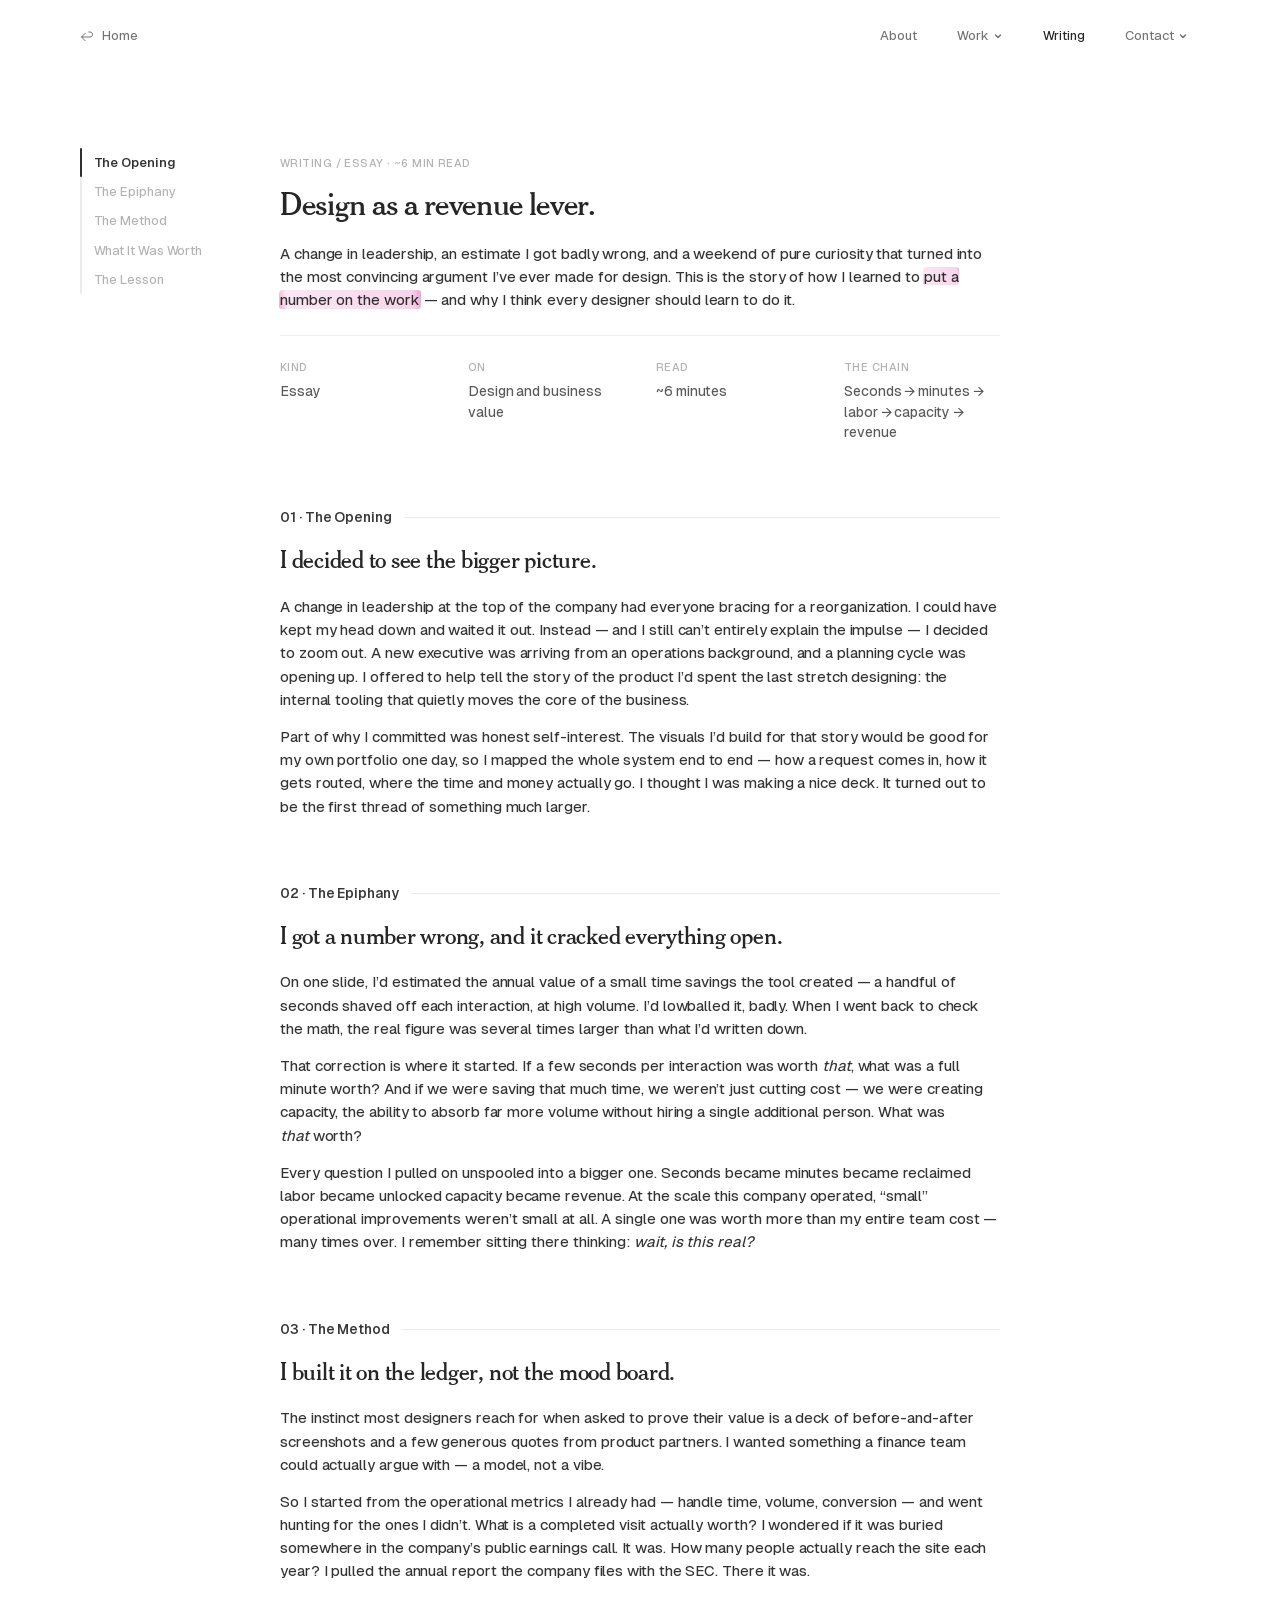
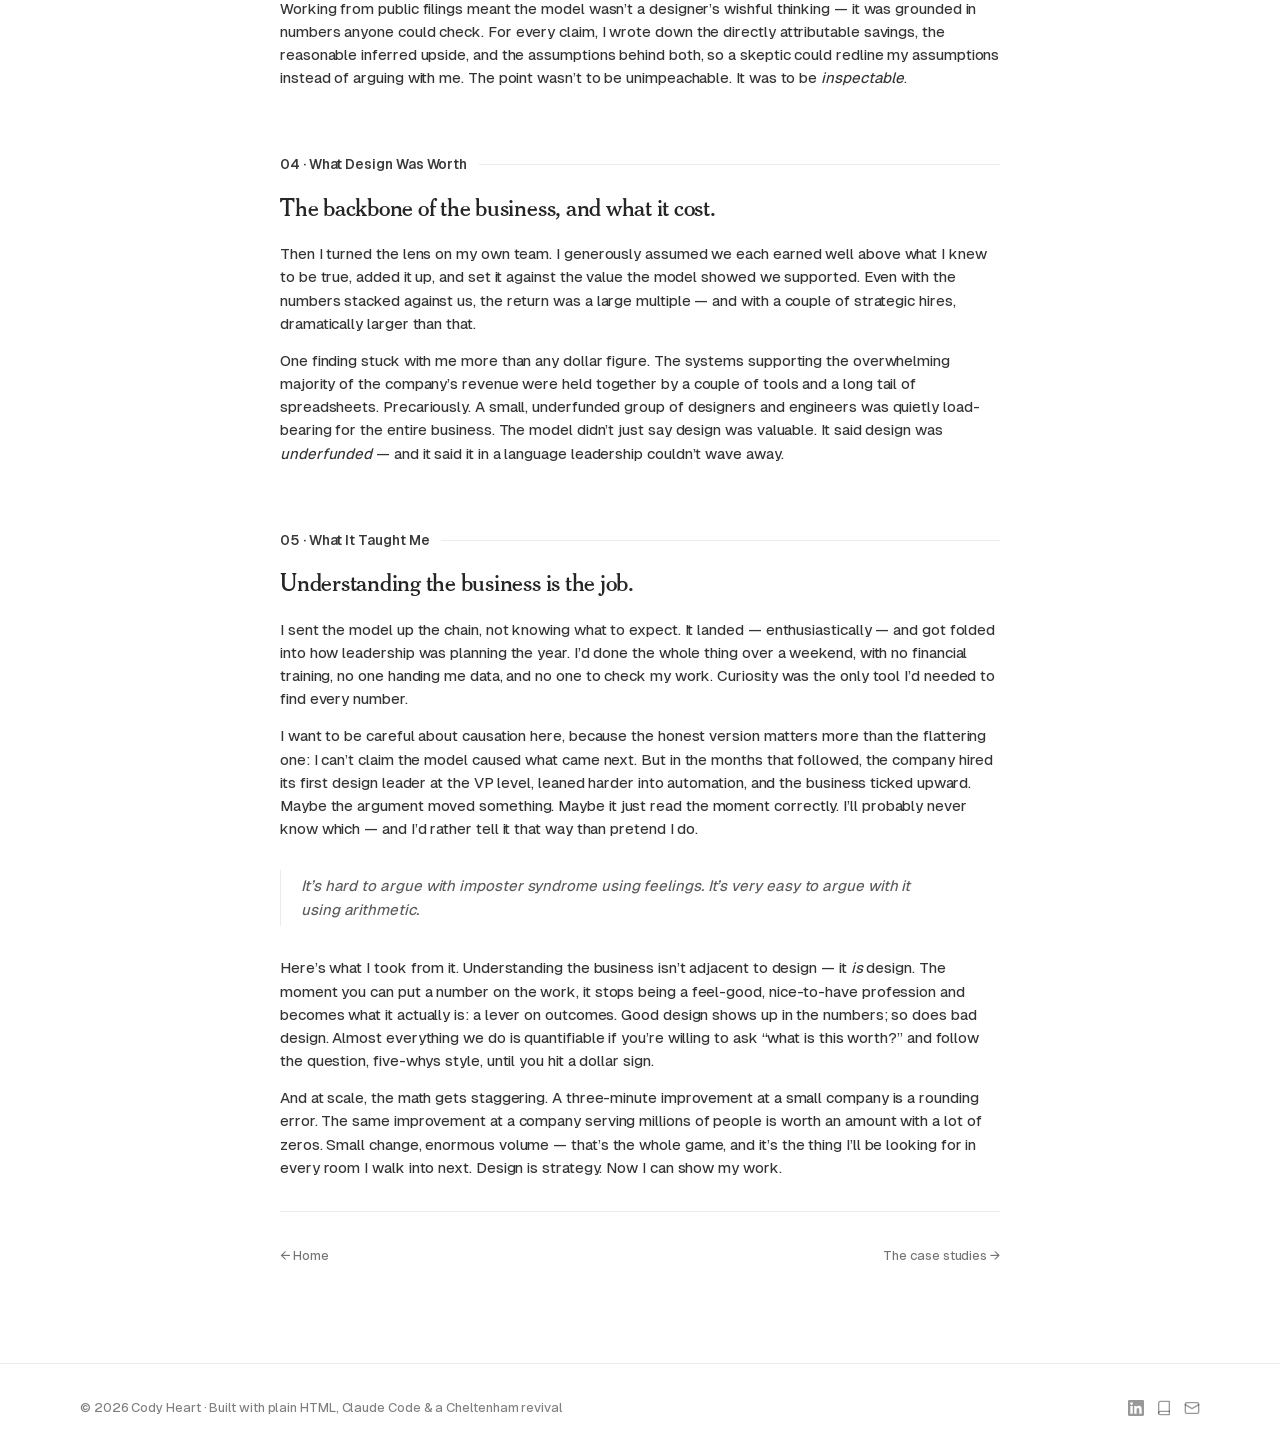
<file: writing/design-as-a-revenue-lever.html>
<!DOCTYPE html>
<html lang="en">
<head>
<meta charset="UTF-8">
<meta name="viewport" content="width=device-width, initial-scale=1, viewport-fit=cover">
<title>Design as a revenue lever — Cody Heart</title>
<meta name="description" content="The story of learning to put a number on design work — and why every designer should.">

<!-- Favicon -->
<link rel="icon" type="image/svg+xml" href="/favicon.svg">
<link rel="icon" type="image/png" sizes="32x32" href="/favicon-32.png">
<link rel="icon" type="image/png" sizes="16x16" href="/favicon-16.png">
<link rel="alternate icon" href="/favicon.ico">
<link rel="apple-touch-icon" sizes="180x180" href="/apple-touch-icon.png">

<!-- Open Graph / Rich link preview -->
<meta property="og:type" content="article">
<meta property="og:url" content="https://codyheart.design/writing/design-as-a-revenue-lever.html">
<meta property="og:title" content="Design as a revenue lever — Cody Heart">
<meta property="og:description" content="The story of learning to put a number on design work — and why every designer should.">
<meta property="og:image" content="https://codyheart.design/og-image.png">
<meta property="og:site_name" content="Cody Heart">

<meta name="theme-color" content="#ffffff">
<meta name="robots" content="noindex, nofollow, noarchive, nosnippet, noimageindex">
<meta name="googlebot" content="noindex, nofollow, noarchive, nosnippet">
<meta name="bingbot" content="noindex, nofollow, noarchive, nosnippet">

<link rel="preload" as="font" type="font/woff2" href="../assets/fonts/Geist-Variable.woff2" crossorigin>
<link rel="preload" as="font" type="font/woff2" href="../assets/fonts/CheltenhamClassicMedium.woff2" crossorigin>
<link rel="stylesheet" href="../css/site.css?v=36">
</head>
<body>

<nav class="nav" aria-label="Main navigation">
  <div class="nav__inner">
    <a class="nav__back link-hover press-scale" href="../index.html"><svg width="14" height="14" viewBox="0 0 14 14" fill="none" aria-hidden="true"><path d="M5.5 4L1.5 8M1.5 8L5.5 12M1.5 8H10C11.3807 8 12.5 6.88071 12.5 5.5V5.5C12.5 4.11929 11.3807 3 10 3H8.5" stroke="currentColor"/></svg><span>Home</span></a>
    <button class="nav__scrolltitle" aria-label="Scroll to top">Design as a revenue lever</button>

    <div class="nav__links">
      <a class="nav__link link-hover" href="../about.html">About</a>

      <div class="nav__drop">
        <button class="nav__link link-hover press-scale" aria-expanded="false" aria-haspopup="true" aria-controls="menu-work">Work<svg class="chev" width="10" height="10" viewBox="0 0 10 10" fill="none" stroke="currentColor" stroke-width="1.5" stroke-linecap="round" stroke-linejoin="round" aria-hidden="true"><path d="M2.5 4L5 6.5L7.5 4"/></svg></button>
        <div class="nav__menu" id="menu-work" role="menu" aria-hidden="true">
          <div class="nav__menu-pad">
            <a class="menu-item" role="menuitem" href="../case-studies/tool-consolidation.html">
              <div class="menu-item__tile"><svg class="icon-duo c-orange" viewBox="0 0 24 24" fill="none" aria-hidden="true"><rect class="duo-a" x="0" y="0" width="7" height="7" rx="1.5"/><rect class="duo-a" x="8.5" y="0" width="7" height="7" rx="1.5"/><rect class="duo-a" x="17" y="0" width="7" height="7" rx="1.5"/><rect class="duo-a" x="4.25" y="8.5" width="7" height="7" rx="1.5"/><rect class="duo-a" x="12.75" y="8.5" width="7" height="7" rx="1.5"/><rect class="duo-b" x="4" y="17" width="16" height="7" rx="1.5"/></svg></div>
              <div><span class="menu-item__title">Tool Consolidation</span><span class="menu-item__desc">50+ regional tools, to six jobs</span></div>
            </a>
            <a class="menu-item" role="menuitem" href="../case-studies/matching-tool.html">
              <div class="menu-item__tile"><svg class="icon-duo c-blue" viewBox="0 0 24 24" fill="none" aria-hidden="true"><circle class="duo-a" cx="4" cy="4" r="3"/><circle class="duo-a" cx="12" cy="4" r="3"/><circle class="duo-a" cx="20" cy="4" r="3"/><circle class="duo-a" cx="4" cy="12" r="3"/><circle class="duo-a" cx="12" cy="12" r="3"/><circle class="duo-a" cx="20" cy="12" r="3"/><circle class="duo-a" cx="4" cy="20" r="3"/><circle class="duo-a" cx="12" cy="20" r="3"/><circle class="duo-b" cx="19" cy="19" r="5"/></svg></div>
              <div><span class="menu-item__title">Matching Tool</span><span class="menu-item__desc">Two-state pilot to 100% national</span></div>
            </a>
            <a class="menu-item" role="menuitem" href="../case-studies/matching-logic.html">
              <div class="menu-item__tile"><svg class="icon-duo c-purple" viewBox="0 0 24 24" fill="none" aria-hidden="true"><path class="duo-a" d="M12 0a12 12 0 1 0 0 24 12 12 0 0 0 0-24Zm0 5a7 7 0 1 1 0 14 7 7 0 0 1 0-14Z"/><circle class="duo-b" cx="12" cy="12" r="4"/></svg></div>
              <div><span class="menu-item__title">Care Matching</span><span class="menu-item__desc">A measurable four-gate funnel</span></div>
            </a>
            <a class="menu-item menu-item--all" role="menuitem" href="../work.html"><span>All six, and the experience</span><span aria-hidden="true">&#8594;</span></a>
          </div>
        </div>
      </div>

      <a class="nav__link link-hover" href="design-as-a-revenue-lever.html" aria-current="page">Writing</a>

      <div class="nav__drop">
        <button class="nav__link link-hover press-scale" aria-expanded="false" aria-haspopup="true" aria-controls="menu-contact">Contact<svg class="chev" width="10" height="10" viewBox="0 0 10 10" fill="none" stroke="currentColor" stroke-width="1.5" stroke-linecap="round" stroke-linejoin="round" aria-hidden="true"><path d="M2.5 4L5 6.5L7.5 4"/></svg></button>
        <div class="nav__menu" id="menu-contact" role="menu" aria-hidden="true">
          <div class="nav__menu-pad">
            <a class="menu-item" role="menuitem" href="mailto:hello@codyheart.design">
              <div class="menu-item__tile"><svg class="icon-duo c-green" viewBox="0 0 24 24" fill="none" aria-hidden="true"><path class="duo-b" d="M12 12.6 0 5.4V5a3 3 0 0 1 3-3h18a3 3 0 0 1 3 3v.4l-12 7.2Z"/><path class="duo-a" d="M0 8.2 12 15.4 24 8.2V19a3 3 0 0 1-3 3H3a3 3 0 0 1-3-3V8.2Z"/></svg></div>
              <div><span class="menu-item__title">Email</span><span class="menu-item__desc">hello@codyheart.design</span></div>
            </a>
            <a class="menu-item" role="menuitem" target="_blank" rel="noopener noreferrer" href="https://www.linkedin.com/in/codyheart/">
              <div class="menu-item__tile"><svg class="icon-duo c-blue" viewBox="0 0 24 24" fill="none" aria-hidden="true"><rect class="duo-a" x="0" y="8" width="6" height="16"/><circle class="duo-b" cx="3" cy="3" r="3"/><path class="duo-b" d="M6 17a9 9 0 0 1 18 0v7h-6v-7a3 3 0 0 0-6 0v7H6v-7Z"/></svg></div>
              <div><span class="menu-item__title">LinkedIn</span><span class="menu-item__desc">Let&#8217;s connect</span></div>
            </a>
            <a class="menu-item" role="menuitem" target="_blank" rel="noopener noreferrer" href="https://calendly.com/codynheart/30min">
              <div class="menu-item__tile"><svg class="icon-duo c-purple" viewBox="0 0 24 24" fill="none" aria-hidden="true"><rect class="duo-a" x="0" y="4" width="24" height="20" rx="2"/><path class="duo-b" d="M0 6a2 2 0 0 1 2-2h20a2 2 0 0 1 2 2v4H0V6Z"/><rect class="duo-b" x="4" y="0" width="3" height="6" rx="1.5"/><rect class="duo-b" x="17" y="0" width="3" height="6" rx="1.5"/><circle class="duo-b" cx="12" cy="17" r="3"/></svg></div>
              <div><span class="menu-item__title">Calendly</span><span class="menu-item__desc">Grab 30 minutes</span></div>
            </a>
            <a class="menu-item" role="menuitem" target="_blank" rel="noopener noreferrer" href="https://drive.google.com/file/d/1DNg6jHae1uTtqSoy8dUVyaRoVnSJ9kkv/view?usp=sharing">
              <div class="menu-item__tile"><svg class="icon-duo c-pink" viewBox="0 0 24 24" fill="none" aria-hidden="true"><path class="duo-a" d="M4 0h11l5 5v19H4V0Z"/><path class="duo-b" d="M15 0l5 5h-5V0Z"/><rect class="duo-b" x="8" y="10" width="8" height="2" rx="1"/><rect class="duo-b" x="8" y="15" width="8" height="2" rx="1"/></svg></div>
              <div><span class="menu-item__title">Resume</span><span class="menu-item__desc">View the PDF</span></div>
            </a>
          </div>
        </div>
      </div>
    </div>

    <div class="nav__burger-wrap">
      <button class="nav__burger" aria-expanded="false" aria-label="Open menu"><span></span><span></span></button>
    </div>
  </div>
</nav>

<div class="mobile-menu" role="dialog" aria-modal="true" aria-label="Navigation menu">
  <div class="mobile-menu__inner">
    <a class="mobile-menu__link" href="../about.html">About</a>
    <a class="mobile-menu__link" href="design-as-a-revenue-lever.html">Writing</a>

    <div class="mobile-menu__section">
      <p class="mobile-menu__label">Work</p>
      <div class="mobile-menu__list">
        <a class="mobile-menu__item" href="../case-studies/tool-consolidation.html">
          <div class="menu-item__tile"><svg class="icon-duo is-colored c-orange" viewBox="0 0 24 24" fill="none" aria-hidden="true"><rect class="duo-a" x="0" y="0" width="7" height="7" rx="1.5"/><rect class="duo-a" x="8.5" y="0" width="7" height="7" rx="1.5"/><rect class="duo-a" x="17" y="0" width="7" height="7" rx="1.5"/><rect class="duo-a" x="4.25" y="8.5" width="7" height="7" rx="1.5"/><rect class="duo-a" x="12.75" y="8.5" width="7" height="7" rx="1.5"/><rect class="duo-b" x="4" y="17" width="16" height="7" rx="1.5"/></svg></div>
          <div><span class="menu-item__title">Tool Consolidation</span><span class="menu-item__desc">50+ regional tools, to six jobs</span></div>
        </a>
        <a class="mobile-menu__item" href="../case-studies/matching-tool.html">
          <div class="menu-item__tile"><svg class="icon-duo is-colored c-blue" viewBox="0 0 24 24" fill="none" aria-hidden="true"><circle class="duo-a" cx="4" cy="4" r="3"/><circle class="duo-a" cx="12" cy="4" r="3"/><circle class="duo-a" cx="20" cy="4" r="3"/><circle class="duo-a" cx="4" cy="12" r="3"/><circle class="duo-a" cx="12" cy="12" r="3"/><circle class="duo-a" cx="20" cy="12" r="3"/><circle class="duo-a" cx="4" cy="20" r="3"/><circle class="duo-a" cx="12" cy="20" r="3"/><circle class="duo-b" cx="19" cy="19" r="5"/></svg></div>
          <div><span class="menu-item__title">Matching Tool</span><span class="menu-item__desc">Two-state pilot to 100% national</span></div>
        </a>
        <a class="mobile-menu__item" href="../case-studies/matching-logic.html">
          <div class="menu-item__tile"><svg class="icon-duo is-colored c-purple" viewBox="0 0 24 24" fill="none" aria-hidden="true"><path class="duo-a" d="M12 0a12 12 0 1 0 0 24 12 12 0 0 0 0-24Zm0 5a7 7 0 1 1 0 14 7 7 0 0 1 0-14Z"/><circle class="duo-b" cx="12" cy="12" r="4"/></svg></div>
          <div><span class="menu-item__title">Care Matching</span><span class="menu-item__desc">A measurable four-gate funnel</span></div>
        </a>
        <a class="mobile-menu__item" href="../case-studies/claims.html">
          <div class="menu-item__tile"><svg class="icon-duo is-colored c-green" viewBox="0 0 24 24" fill="none" aria-hidden="true"><rect class="duo-a" x="0" y="0" width="10" height="24" rx="2"/><rect class="duo-b" x="12" y="0" width="12" height="24" rx="2"/></svg></div>
          <div><span class="menu-item__title">Claims</span><span class="menu-item__desc">60% less time per claim</span></div>
        </a>
        <a class="mobile-menu__item" href="../case-studies/billing.html">
          <div class="menu-item__tile"><svg class="icon-duo is-colored c-teal" viewBox="0 0 24 24" fill="none" aria-hidden="true"><rect class="duo-a" x="2" y="11" width="20" height="2"/><circle class="duo-a" cx="4" cy="12" r="4"/><circle class="duo-a" cx="12" cy="12" r="4"/><circle class="duo-b" cx="20" cy="12" r="4"/></svg></div>
          <div><span class="menu-item__title">Billing</span><span class="menu-item__desc">The invisible half, automated</span></div>
        </a>
        <a class="mobile-menu__item" href="../case-studies/design-roi.html">
          <div class="menu-item__tile"><svg class="icon-duo is-colored c-pink" viewBox="0 0 24 24" fill="none" aria-hidden="true"><rect class="duo-a" x="1" y="14" width="5" height="10" rx="1"/><rect class="duo-a" x="9.5" y="9" width="5" height="15" rx="1"/><rect class="duo-b" x="18" y="2" width="5" height="22" rx="1"/></svg></div>
          <div><span class="menu-item__title">Design ROI</span><span class="menu-item__desc">Design as a revenue lever</span></div>
        </a>
      </div>
    </div>

    <div class="mobile-menu__section">
      <p class="mobile-menu__label">Contact</p>
      <div class="mobile-menu__list">
        <a class="mobile-menu__item" href="mailto:hello@codyheart.design">
          <div class="menu-item__tile"><svg class="icon-duo is-colored c-green" viewBox="0 0 24 24" fill="none" aria-hidden="true"><path class="duo-b" d="M12 12.6 0 5.4V5a3 3 0 0 1 3-3h18a3 3 0 0 1 3 3v.4l-12 7.2Z"/><path class="duo-a" d="M0 8.2 12 15.4 24 8.2V19a3 3 0 0 1-3 3H3a3 3 0 0 1-3-3V8.2Z"/></svg></div>
          <div><span class="menu-item__title">Email</span><span class="menu-item__desc">hello@codyheart.design</span></div>
        </a>
        <a class="mobile-menu__item" target="_blank" rel="noopener noreferrer" href="https://www.linkedin.com/in/codyheart/">
          <div class="menu-item__tile"><svg class="icon-duo is-colored c-blue" viewBox="0 0 24 24" fill="none" aria-hidden="true"><rect class="duo-a" x="0" y="8" width="6" height="16"/><circle class="duo-b" cx="3" cy="3" r="3"/><path class="duo-b" d="M6 17a9 9 0 0 1 18 0v7h-6v-7a3 3 0 0 0-6 0v7H6v-7Z"/></svg></div>
          <div><span class="menu-item__title">LinkedIn</span><span class="menu-item__desc">Let&#8217;s connect</span></div>
        </a>
        <a class="mobile-menu__item" target="_blank" rel="noopener noreferrer" href="https://calendly.com/codynheart/30min">
          <div class="menu-item__tile"><svg class="icon-duo is-colored c-purple" viewBox="0 0 24 24" fill="none" aria-hidden="true"><rect class="duo-a" x="0" y="4" width="24" height="20" rx="2"/><path class="duo-b" d="M0 6a2 2 0 0 1 2-2h20a2 2 0 0 1 2 2v4H0V6Z"/><rect class="duo-b" x="4" y="0" width="3" height="6" rx="1.5"/><rect class="duo-b" x="17" y="0" width="3" height="6" rx="1.5"/><circle class="duo-b" cx="12" cy="17" r="3"/></svg></div>
          <div><span class="menu-item__title">Calendly</span><span class="menu-item__desc">Grab 30 minutes</span></div>
        </a>
        <a class="mobile-menu__item" target="_blank" rel="noopener noreferrer" href="https://drive.google.com/file/d/1DNg6jHae1uTtqSoy8dUVyaRoVnSJ9kkv/view?usp=sharing">
          <div class="menu-item__tile"><svg class="icon-duo is-colored c-pink" viewBox="0 0 24 24" fill="none" aria-hidden="true"><path class="duo-a" d="M4 0h11l5 5v19H4V0Z"/><path class="duo-b" d="M15 0l5 5h-5V0Z"/><rect class="duo-b" x="8" y="10" width="8" height="2" rx="1"/><rect class="duo-b" x="8" y="15" width="8" height="2" rx="1"/></svg></div>
          <div><span class="menu-item__title">Resume</span><span class="menu-item__desc">View the PDF</span></div>
        </a>
      </div>
    </div>
  </div>
</div>

<aside class="toc" aria-label="On this page">
  <div class="toc__inner">
    <div class="toc__track"><div class="toc__thumb"></div></div>
    <ul>
      <li><a href="#opening">The Opening</a></li>
      <li><a href="#epiphany">The Epiphany</a></li>
      <li><a href="#method">The Method</a></li>
      <li><a href="#worth">What It Was Worth</a></li>
      <li><a href="#lesson">The Lesson</a></li>
    </ul>
  </div>
</aside>

<main class="article">
  <header>
    <div class="article__kicker">Writing / Essay &#183; ~6 min read</div>
    <h1 class="article__title">Design as a revenue lever.</h1>
    <p class="article__intro">A change in leadership, an estimate I got badly wrong, and a weekend of pure curiosity that turned into the most convincing argument I&#8217;ve ever made for design. This is the story of how I learned to <span class="highlight highlight-pink">put a number on the work</span> &#8212; and why I think every designer should learn to do it.</p>
    <dl class="meta-grid meta-grid--4">
      <div><dt>Kind</dt><dd>Essay</dd></div>
      <div><dt>On</dt><dd>Design and business value</dd></div>
      <div><dt>Read</dt><dd>~6 minutes</dd></div>
      <div><dt>The chain</dt><dd>Seconds &#8594; minutes &#8594; labor &#8594; capacity &#8594; revenue</dd></div>
    </dl>
  </header>

  <section id="opening" class="cs-section">
    <div class="section-label"><span>01 &#183; The Opening</span></div>
    <h2>I decided to see the bigger picture.</h2>
    <div class="cs-flow">
      <p>A change in leadership at the top of the company had everyone bracing for a reorganization. I could have kept my head down and waited it out. Instead &#8212; and I still can&#8217;t entirely explain the impulse &#8212; I decided to zoom out. A new executive was arriving from an operations background, and a planning cycle was opening up. I offered to help tell the story of the product I&#8217;d spent the last stretch designing: the internal tooling that quietly moves the core of the business.</p>
      <p>Part of why I committed was honest self-interest. The visuals I&#8217;d build for that story would be good for my own portfolio one day, so I mapped the whole system end to end &#8212; how a request comes in, how it gets routed, where the time and money actually go. I thought I was making a nice deck. It turned out to be the first thread of something much larger.</p>
    </div>
  </section>

  <section id="epiphany" class="cs-section">
    <div class="section-label"><span>02 &#183; The Epiphany</span></div>
    <h2>I got a number wrong, and it cracked everything open.</h2>
    <div class="cs-flow">
      <p>On one slide, I&#8217;d estimated the annual value of a small time savings the tool created &#8212; a handful of seconds shaved off each interaction, at high volume. I&#8217;d lowballed it, badly. When I went back to check the math, the real figure was several times larger than what I&#8217;d written down.</p>
      <p>That correction is where it started. If a few seconds per interaction was worth <em>that</em>, what was a full minute worth? And if we were saving that much time, we weren&#8217;t just cutting cost &#8212; we were creating capacity, the ability to absorb far more volume without hiring a single additional person. What was <em>that</em> worth?</p>
      <p>Every question I pulled on unspooled into a bigger one. Seconds became minutes became reclaimed labor became unlocked capacity became revenue. At the scale this company operated, &#8220;small&#8221; operational improvements weren&#8217;t small at all. A single one was worth more than my entire team cost &#8212; many times over. I remember sitting there thinking: <em>wait, is this real?</em></p>
    </div>
  </section>

  <section id="method" class="cs-section">
    <div class="section-label"><span>03 &#183; The Method</span></div>
    <h2>I built it on the ledger, not the mood board.</h2>
    <div class="cs-flow">
      <p>The instinct most designers reach for when asked to prove their value is a deck of before-and-after screenshots and a few generous quotes from product partners. I wanted something a finance team could actually argue with &#8212; a model, not a vibe.</p>
      <p>So I started from the operational metrics I already had &#8212; handle time, volume, conversion &#8212; and went hunting for the ones I didn&#8217;t. What is a completed visit actually worth? I wondered if it was buried somewhere in the company&#8217;s public earnings call. It was. How many people actually reach the site each year? I pulled the annual report the company files with the SEC. There it was.</p>
      <p>Working from public filings meant the model wasn&#8217;t a designer&#8217;s wishful thinking &#8212; it was grounded in numbers anyone could check. For every claim, I wrote down the directly attributable savings, the reasonable inferred upside, and the assumptions behind both, so a skeptic could redline my assumptions instead of arguing with me. The point wasn&#8217;t to be unimpeachable. It was to be <em>inspectable</em>.</p>
    </div>
  </section>

  <section id="worth" class="cs-section">
    <div class="section-label"><span>04 &#183; What Design Was Worth</span></div>
    <h2>The backbone of the business, and what it cost.</h2>
    <div class="cs-flow">
      <p>Then I turned the lens on my own team. I generously assumed we each earned well above what I knew to be true, added it up, and set it against the value the model showed we supported. Even with the numbers stacked against us, the return was a large multiple &#8212; and with a couple of strategic hires, dramatically larger than that.</p>
      <p>One finding stuck with me more than any dollar figure. The systems supporting the overwhelming majority of the company&#8217;s revenue were held together by a couple of tools and a long tail of spreadsheets. Precariously. A small, underfunded group of designers and engineers was quietly load-bearing for the entire business. The model didn&#8217;t just say design was valuable. It said design was <em>underfunded</em> &#8212; and it said it in a language leadership couldn&#8217;t wave away.</p>
    </div>
  </section>

  <section id="lesson" class="cs-section">
    <div class="section-label"><span>05 &#183; What It Taught Me</span></div>
    <h2>Understanding the business is the job.</h2>
    <div class="cs-flow">
      <p>I sent the model up the chain, not knowing what to expect. It landed &#8212; enthusiastically &#8212; and got folded into how leadership was planning the year. I&#8217;d done the whole thing over a weekend, with no financial training, no one handing me data, and no one to check my work. Curiosity was the only tool I&#8217;d needed to find every number.</p>
      <p>I want to be careful about causation here, because the honest version matters more than the flattering one: I can&#8217;t claim the model caused what came next. But in the months that followed, the company hired its first design leader at the VP level, leaned harder into automation, and the business ticked upward. Maybe the argument moved something. Maybe it just read the moment correctly. I&#8217;ll probably never know which &#8212; and I&#8217;d rather tell it that way than pretend I do.</p>
      <blockquote class="cs-quote"><p>It&#8217;s hard to argue with imposter syndrome using feelings. It&#8217;s very easy to argue with it using arithmetic.</p></blockquote>
      <p>Here&#8217;s what I took from it. Understanding the business isn&#8217;t adjacent to design &#8212; it <em>is</em> design. The moment you can put a number on the work, it stops being a feel-good, nice-to-have profession and becomes what it actually is: a lever on outcomes. Good design shows up in the numbers; so does bad design. Almost everything we do is quantifiable if you&#8217;re willing to ask &#8220;what is this worth?&#8221; and follow the question, five-whys style, until you hit a dollar sign.</p>
      <p>And at scale, the math gets staggering. A three-minute improvement at a small company is a rounding error. The same improvement at a company serving millions of people is worth an amount with a lot of zeros. Small change, enormous volume &#8212; that&#8217;s the whole game, and it&#8217;s the thing I&#8217;ll be looking for in every room I walk into next. Design is strategy. Now I can show my work.</p>
    </div>
  </section>

  <footer class="cs-footnav">
    <a class="link-hover press-scale" href="../index.html">&#8592; Home</a>
    <a class="link-hover press-scale" href="../work.html">The case studies &#8594;</a>
  </footer>
</main>

<footer class="footer">
  <div class="footer__inner">
    <p>&#169; 2026 Cody Heart &#183; Built with plain HTML, <a class="text-link" target="_blank" rel="noopener noreferrer" href="https://claude.ai/code">Claude Code</a> &amp; a Cheltenham revival</p>
    <div class="footer__social">
      <a target="_blank" rel="noopener noreferrer" aria-label="LinkedIn" href="https://www.linkedin.com/in/codyheart/">
        <svg width="16" height="16" viewBox="0 0 24 24" fill="currentColor"><path d="M20.447 20.452h-3.554v-5.569c0-1.328-.027-3.037-1.852-3.037-1.853 0-2.136 1.445-2.136 2.939v5.667H9.351V9h3.414v1.561h.046c.477-.9 1.637-1.85 3.37-1.85 3.601 0 4.267 2.37 4.267 5.455v6.286zM5.337 7.433a2.062 2.062 0 01-2.063-2.065 2.064 2.064 0 112.063 2.065zm1.782 13.019H3.555V9h3.564v11.452zM22.225 0H1.771C.792 0 0 .774 0 1.729v20.542C0 23.227.792 24 1.771 24h20.451C23.2 24 24 23.227 24 22.271V1.729C24 .774 23.2 0 22.222 0h.003z"/></svg>
      </a>
      <a target="_blank" rel="noopener noreferrer" aria-label="Goodreads — a reader's atlas" href="https://www.goodreads.com/user/show/164877363-cody-heart">
        <svg width="16" height="16" viewBox="0 0 24 24" fill="none" stroke="currentColor" stroke-width="2" stroke-linecap="round" stroke-linejoin="round"><path d="M4 19.5A2.5 2.5 0 0 1 6.5 17H20"/><path d="M6.5 2H20v20H6.5A2.5 2.5 0 0 1 4 19.5v-15A2.5 2.5 0 0 1 6.5 2z"/></svg>
      </a>
      <a aria-label="Email" href="mailto:hello@codyheart.design">
        <svg width="16" height="16" viewBox="0 0 24 24" fill="none" stroke="currentColor" stroke-width="2" stroke-linecap="round" stroke-linejoin="round"><rect x="2" y="4" width="20" height="16" rx="2"/><path d="m22 7-10 6L2 7"/></svg>
      </a>
    </div>
  </div>
</footer>

<script src="../js/site.js?v=15" defer></script>
</body>
</html>
</file>
<file: css/site.css>
/* ============================================================
   site.css — the whole design system.

   Modeled closely on andreavollendorf.com: white page, one grey
   surface (#f6f7f9) doing all the framing work, a serif reserved
   for h1/h2 and the wordmark, and a quiet 15px sans for
   everything else. Mackinac's role is played by Cheltenham
   Classic; Geist plays itself.
   ============================================================ */

/* ---------- Fonts ---------- */
@font-face {
  font-family: 'Geist';
  src: url('../assets/fonts/Geist-Variable.woff2') format('woff2');
  font-weight: 100 900; font-style: normal; font-display: swap;
}
@font-face {
  font-family: 'Geist Mono';
  src: url('../assets/fonts/GeistMono-Variable.woff2') format('woff2');
  font-weight: 100 900; font-style: normal; font-display: swap;
}
@font-face {
  font-family: 'Cheltenham Classic';
  src: url('../assets/fonts/CheltenhamClassic.woff2') format('woff2');
  font-weight: 400; font-style: normal; font-display: swap;
}
@font-face {
  font-family: 'Cheltenham Classic';
  src: url('../assets/fonts/CheltenhamClassicItalic.woff2') format('woff2');
  font-weight: 400; font-style: italic; font-display: swap;
}
@font-face {
  font-family: 'Cheltenham Classic';
  src: url('../assets/fonts/CheltenhamClassicMedium.woff2') format('woff2');
  font-weight: 500; font-style: normal; font-display: swap;
}
@font-face {
  font-family: 'Cheltenham Classic';
  src: url('../assets/fonts/CheltenhamClassicMediumltalic.woff2') format('woff2');
  font-weight: 500; font-style: italic; font-display: swap;
}
@font-face {
  font-family: 'Cheltenham Classic';
  src: url('../assets/fonts/CheltenhamClassicBold.woff2') format('woff2');
  font-weight: 700; font-style: normal; font-display: swap;
}
@font-face {
  font-family: 'Cheltenham Classic';
  src: url('../assets/fonts/CheltenhamClassicBoldltalic.woff2') format('woff2');
  font-weight: 700; font-style: italic; font-display: swap;
}

/* ---------- Tokens ---------- */
:root {
  --background: #fff;
  --foreground: #171717;
  --surface: #f6f7f9;
  --surface-hover: #f0f1f4;
  --border: rgba(0, 0, 0, .08);
  --accent: #4c74ff;

  --ink-85: rgba(0, 0, 0, .85);
  --ink-80: rgba(0, 0, 0, .8);
  --ink-78: rgba(0, 0, 0, .78);
  --ink-65: rgba(0, 0, 0, .65);
  --ink-55: rgba(0, 0, 0, .55);
  --ink-50: rgba(0, 0, 0, .5);
  --ink-45: rgba(0, 0, 0, .45);
  --ink-40: rgba(0, 0, 0, .4);
  --ink-30: rgba(0, 0, 0, .3);

  --sans: 'Geist', system-ui, -apple-system, BlinkMacSystemFont, 'Segoe UI', Roboto, sans-serif;
  --serif: 'Cheltenham Classic', Georgia, serif;
  --mono: 'Geist Mono', ui-monospace, 'Cascadia Mono', monospace;

  --ease: cubic-bezier(.25, .1, .25, 1);
  --ease-out-cubic: cubic-bezier(.215, .61, .355, 1);
  --ease-out-quart: cubic-bezier(.165, .84, .44, 1);
  --ease-out-quint: cubic-bezier(.23, 1, .32, 1);
  --ease-out-expo: cubic-bezier(.19, 1, .22, 1);

  --shadow-flush: inset 0 0 0 1px rgba(0, 0, 0, .06);
  --shadow-raised: 0 1px 2px rgba(0, 0, 0, .04), inset 0 0 0 1px rgba(0, 0, 0, .06);
  --shadow-floating: 0 4px 24px rgba(0, 0, 0, .06), inset 0 0 0 1px rgba(0, 0, 0, .08);

  --z-overlay: 40;
  --z-nav: 50;
  --z-dropdown: 60;

  --gutter: 24px;

  /* Diagram palette (the inline SVGs from the old pages read these) */
  --paper: #fff;
  --paper-pure: #fff;
  --ink: #171717;
  --ink-soft: rgba(0, 0, 0, .55);
  --muted: rgba(0, 0, 0, .45);
  --rule: rgba(0, 0, 0, .15);
}
@media (min-width: 1024px) {
  :root { --gutter: 80px; }
}

/* ---------- Reset & base ---------- */
*, *::before, *::after { box-sizing: border-box; margin: 0; padding: 0; }

html {
  scroll-behavior: smooth;
  scrollbar-width: thin;
  scrollbar-color: rgba(0, 0, 0, .28) transparent;
  overflow-y: scroll;
}

body {
  background: var(--background);
  color: var(--ink-80);
  font-family: var(--sans);
  font-size: 15px;
  font-weight: 450;
  line-height: 1.45rem;
  letter-spacing: -.005rem;
  -webkit-font-smoothing: antialiased;
  padding-bottom: env(safe-area-inset-bottom, 0);
}

h1, h2, h3 { text-wrap: balance; }
h1, h2 { font-family: var(--serif); }
p { text-wrap: pretty; }
a { color: inherit; text-decoration: none; }
button { color: inherit; font: inherit; background: none; border: none; cursor: pointer; }
img { max-width: 100%; display: block; }
ul, ol { list-style: none; }

::selection { background: rgba(76, 116, 255, .18); }

.visually-hidden {
  position: absolute; width: 1px; height: 1px;
  clip: rect(0 0 0 0); clip-path: inset(50%);
  overflow: hidden; white-space: nowrap;
}

a:focus-visible, button:focus-visible, input:focus-visible {
  outline: 2px solid var(--foreground);
  outline-offset: 2px;
  border-radius: 2px;
}

/* ---------- Shared micro-interactions ---------- */
.link-hover { transition: color .15s ease, background-color .15s ease; }
.link-hover:hover { color: rgba(0, 0, 0, .85); }
.press-scale { transition: transform .1s; }
.press-scale:active { transform: scale(.97); }
.img-hover { transition: opacity .15s ease; }
.img-hover:hover { opacity: .9; }

/* Animated text highlights — wiped in by site.js on view */
.highlight {
  -webkit-box-decoration-break: clone;
  box-decoration-break: clone;
  background-repeat: no-repeat;
  background-size: 0% 100%;
  border-radius: .25em .2em .22em .18em;
  margin: -.04em -.06em;
  padding: .04em .06em;
  transition: background-size .6s var(--ease-out-quart);
}
.highlight.is-on { background-size: 100% 100%; }
.highlight-blue   { background-image: linear-gradient(82deg, #3884f46b, #3884f41f 6%, #3884f438 93%, #3884f47a); }
.highlight-yellow { background-image: linear-gradient(82deg, #f2be2273, #f2be221f 6%, #f2be2240 93%, #f2be2280); }
.highlight-green  { background-image: linear-gradient(82deg, #2ea06e6b, #2ea06e1f 6%, #2ea06e38 93%, #2ea06e7a); }
.highlight-purple { background-image: linear-gradient(82deg, #8244be6b, #8244be1f 6%, #8244be38 93%, #8244be7a); }
.highlight-pink   { background-image: linear-gradient(82deg, #d6409f6b, #d6409f1f 6%, #d6409f38 93%, #d6409f7a); }

/* ============================================================
   NAV — sticky, blurred, hides on scroll down
   ============================================================ */
.nav {
  position: sticky;
  top: 0;
  z-index: var(--z-nav);
  backdrop-filter: blur(12px);
  -webkit-backdrop-filter: blur(12px);
  background-color: rgba(255, 255, 255, .8);
  transition: transform .3s var(--ease-out-quart);
  will-change: transform;
}
.nav.is-hidden { transform: translateY(-100%); }

.nav__inner {
  display: flex;
  align-items: center;
  justify-content: space-between;
  padding: 20px var(--gutter);
  position: relative;
}

.nav__wordmark {
  display: inline-flex;
  align-items: center;
  gap: 7px;
  font-family: var(--serif);
  font-size: 15px;
  font-weight: 500;
  letter-spacing: -.01em;
  color: var(--foreground);
}
.nav__wordmark svg {
  display: block;
  flex-shrink: 0;
  /* Optical: flex centers on the line box; the cap band sits a
     hair higher, so the heart rides up half a pixel to match. */
  position: relative;
  top: -.5px;
}

.nav__back {
  display: inline-flex;
  align-items: center;
  gap: 8px;
  font-size: 13px;
  color: var(--ink-55);
}
.nav__back svg { display: block; }

.nav__scrolltitle {
  display: none;
  position: absolute;
  left: 50%;
  transform: translate(-50%, -8px);
  font-size: 13px;
  font-weight: 550;
  color: var(--ink-85);
  opacity: 0;
  pointer-events: none;
  transition: opacity .2s var(--ease-out-quart), transform .2s var(--ease-out-quart);
  white-space: nowrap;
  max-width: 44vw;
  overflow: hidden;
  text-overflow: ellipsis;
}
.nav__scrolltitle.is-visible { opacity: 1; transform: translate(-50%, 0); pointer-events: auto; }
@media (min-width: 640px) { .nav__scrolltitle { display: block; } }

.nav__links {
  display: none;
  align-items: center;
  gap: 16px;
}
@media (min-width: 640px) { .nav__links { display: flex; } }

.nav__link {
  font-size: 13px;
  font-weight: 450;
  color: var(--ink-55);
  height: 32px;
  padding: 0 12px;
  display: flex;
  align-items: center;
  gap: 4px;
  border-radius: 6px;
  transition: color .15s ease, background-color .15s ease;
}
.nav__link:hover { color: rgba(0, 0, 0, .85); background: var(--surface); }
.nav__link[aria-current="page"] { color: var(--ink-85); }
.nav__link .chev {
  transition: transform .2s var(--ease-out-quart);
  will-change: transform;
}
.nav__link[aria-expanded="true"] .chev { transform: rotate(180deg); }

/* Dropdown */
.nav__drop { position: relative; }
.nav__menu {
  position: absolute;
  right: 0;
  top: 100%;
  margin-top: 8px;
  z-index: var(--z-dropdown);
  background: var(--background);
  border-radius: 8px;
  overflow: hidden;
  width: 300px;
  box-shadow: var(--shadow-floating);
  opacity: 0;
  transform: translateY(-8px);
  pointer-events: none;
  transition: opacity .15s var(--ease-out-quart);
}
.nav__menu.is-open {
  opacity: 1;
  transform: translateY(0);
  pointer-events: auto;
  transition: opacity .2s var(--ease-out-quart), transform .2s var(--ease-out-quart);
}
.nav__menu-pad { padding: 8px; }

.menu-item {
  display: flex;
  align-items: center;
  gap: 12px;
  border-radius: 8px;
  padding: 12px;
  transition: background-color .15s ease;
}
.menu-item:hover { background: var(--surface-hover); }
.menu-item__tile {
  width: 56px;
  height: 56px;
  border-radius: 8px;
  background: #fff;
  flex-shrink: 0;
  display: flex;
  align-items: center;
  justify-content: center;
  box-shadow: var(--shadow-flush);
}
.menu-item__tile svg { width: 28px; height: 28px; display: block; }
.menu-item__title {
  display: block;
  font-size: 14px;
  font-weight: 550;
  color: var(--ink-85);
  line-height: 1.25;
}
.menu-item__desc {
  display: block;
  font-size: 13px;
  color: var(--ink-45);
  line-height: 1.25;
  margin-top: 2px;
}

.menu-item--all {
  justify-content: space-between;
  font-size: 13px;
  color: var(--ink-55);
  padding: 10px 12px;
}

/* Duotone icons: grey by default, colored on row hover */
.icon-duo .duo-a { fill: #E1E3E8; transition: fill .15s ease; }
.icon-duo .duo-b { fill: #8790A1; transition: fill .15s ease; }
@media (hover: hover) {
  :is(.menu-item, .case-plate):hover .icon-duo.c-blue   .duo-a { fill: #C2E5FF; }
  :is(.menu-item, .case-plate):hover .icon-duo.c-blue   .duo-b { fill: #0090FF; }
  :is(.menu-item, .case-plate):hover .icon-duo.c-orange .duo-a { fill: #FFD19A; }
  :is(.menu-item, .case-plate):hover .icon-duo.c-orange .duo-b { fill: #F76B15; }
  :is(.menu-item, .case-plate):hover .icon-duo.c-purple .duo-a { fill: #EAD5F9; }
  :is(.menu-item, .case-plate):hover .icon-duo.c-purple .duo-b { fill: #8E4EC6; }
  :is(.menu-item, .case-plate):hover .icon-duo.c-green  .duo-a { fill: #C4E8D1; }
  :is(.menu-item, .case-plate):hover .icon-duo.c-green  .duo-b { fill: #30A46C; }
  :is(.menu-item, .case-plate):hover .icon-duo.c-pink   .duo-a { fill: #F6CEE7; }
  :is(.menu-item, .case-plate):hover .icon-duo.c-pink   .duo-b { fill: #D6409F; }
  :is(.menu-item, .case-plate):hover .icon-duo.c-teal   .duo-a { fill: #BFEEE4; }
  :is(.menu-item, .case-plate):hover .icon-duo.c-teal   .duo-b { fill: #12A594; }
}
/* In the mobile menu the icons are always colored */
.icon-duo.is-colored.c-blue   .duo-a { fill: #C2E5FF; }
.icon-duo.is-colored.c-blue   .duo-b { fill: #0090FF; }
.icon-duo.is-colored.c-orange .duo-a { fill: #FFD19A; }
.icon-duo.is-colored.c-orange .duo-b { fill: #F76B15; }
.icon-duo.is-colored.c-purple .duo-a { fill: #EAD5F9; }
.icon-duo.is-colored.c-purple .duo-b { fill: #8E4EC6; }
.icon-duo.is-colored.c-green  .duo-a { fill: #C4E8D1; }
.icon-duo.is-colored.c-green  .duo-b { fill: #30A46C; }
.icon-duo.is-colored.c-pink   .duo-a { fill: #F6CEE7; }
.icon-duo.is-colored.c-pink   .duo-b { fill: #D6409F; }
.icon-duo.is-colored.c-teal   .duo-a { fill: #BFEEE4; }
.icon-duo.is-colored.c-teal   .duo-b { fill: #12A594; }

/* Hamburger */
.nav__burger-wrap { display: block; }
@media (min-width: 640px) { .nav__burger-wrap { display: none; } }
.nav__burger {
  position: relative;
  display: flex;
  align-items: center;
  justify-content: center;
  width: 40px;
  height: 40px;
  margin-right: -8px;
  border-radius: 8px;
}
.nav__burger span {
  position: absolute;
  width: 18px;
  height: 2px;
  border-radius: 999px;
  background: var(--foreground);
  transition: transform .2s var(--ease-out-quart);
}
.nav__burger span:first-child { transform: translateY(-4px) rotate(0deg); }
.nav__burger span:last-child { transform: translateY(4px) rotate(0deg); }
.nav__burger[aria-expanded="true"] span:first-child { transform: translateY(0) rotate(45deg); }
.nav__burger[aria-expanded="true"] span:last-child { transform: translateY(0) rotate(-45deg); }

/* Mobile menu — full-screen white overlay */
.mobile-menu {
  position: fixed;
  inset: 0;
  z-index: var(--z-overlay);
  background: var(--background);
  opacity: 0;
  pointer-events: none;
  transition: opacity .15s var(--ease-out-quart);
}
.mobile-menu.is-open {
  opacity: 1;
  pointer-events: auto;
  transition: opacity .2s var(--ease-out-quart);
}
.mobile-menu__inner {
  padding: 64px 24px 32px;
  height: 100%;
  overflow-y: auto;
  opacity: 0;
  transform: translateY(-12px);
  transition: opacity .15s var(--ease-out-quart);
}
.mobile-menu.is-open .mobile-menu__inner {
  opacity: 1;
  transform: translateY(0);
  transition: opacity .2s var(--ease-out-quart), transform .2s var(--ease-out-quart);
}
.mobile-menu__link {
  display: block;
  font-size: 15px;
  font-weight: 500;
  color: var(--foreground);
  padding: 10px 16px;
  margin: 0 -16px 12px;
  border-radius: 8px;
  transition: background-color .15s ease;
}
.mobile-menu__link:active { background: var(--surface-hover); }
.mobile-menu__section {
  padding-top: 12px;
  border-top: 1px solid var(--border);
}
.mobile-menu__label {
  font-size: 14px;
  font-weight: 550;
  letter-spacing: -.005em;
  color: var(--ink-78);
  margin-bottom: 12px;
}
.mobile-menu__list { display: flex; flex-direction: column; }
.mobile-menu__item {
  display: flex;
  align-items: center;
  gap: 12px;
  border-radius: 8px;
  padding: 10px 16px;
  margin: 0 -16px;
  transition: background-color .15s ease;
}
.mobile-menu__item:active { background: var(--surface-hover); }
.mobile-menu__item .menu-item__tile { width: 44px; height: 44px; }
.mobile-menu__item .menu-item__tile svg { width: 24px; height: 24px; }
body.menu-locked { overflow: hidden; }

/* ============================================================
   SECTION FURNITURE
   ============================================================ */
.section-label {
  display: flex;
  align-items: center;
  gap: 12px;
  margin-bottom: 24px;
}
.section-label span {
  font-size: 14px;
  font-weight: 550;
  letter-spacing: -.005em;
  color: var(--ink-78);
  white-space: nowrap;
}
.section-label::after {
  content: "";
  flex: 1;
  height: 1px;
  background: rgba(0, 0, 0, .08);
}

/* ============================================================
   HOME
   ============================================================ */
.hero {
  padding: 32px var(--gutter);
}
@media (min-width: 640px) { .hero { padding: 64px var(--gutter) 56px; } }
.hero__inner { max-width: 60rem; }
.hero__lede { max-width: 700px; }

/* The manual break that keeps the name and the role on one line —
   only where the line actually fits; narrower screens wrap free. */
.hero-br { display: none; }
@media (min-width: 1100px) { .hero-br { display: inline; } }
.hero__title {
  font-size: 28px;
  line-height: 1.25;
  letter-spacing: -.01em;
  font-weight: 500;
  color: var(--ink-85);
  margin-bottom: 16px;
}
@media (min-width: 640px) { .hero__title { font-size: 36px; } }
.hero__title .spark {
  font-family: var(--sans);
  font-size: .55em;
  /* Poppy against the iris of the role and the green of the
     field — the complement doing what it did in his poppy fields. */
  color: #D9603B;
  vertical-align: .25em;
  letter-spacing: 0;
}

/* The heart beside the name — the same mark as the wordmark,
   scaled to the headline. Hovering the name (or the heart) makes
   it beat: the old wordmark's double-pulse, brought over. */
.hero__title .hero-heart {
  display: inline-block;
  width: .6em;
  height: auto;
}
.hero-em--name:hover + .hero-heart,
.hero-heart:hover {
  animation: heart-pulse 1.3s ease-in-out infinite;
}
@keyframes heart-pulse {
  0%, 100% { transform: scale(1); }
  15%      { transform: scale(1.15); }
  30%      { transform: scale(1); }
  45%      { transform: scale(1.15); }
  60%      { transform: scale(1); }
}

/* Hovering the city flies the W — off to the side, in the open
   air top-right of the headline, so it never covers the name.
   site.js relays the hover; the pop is the same spring the
   reference site gives its testimonial reactions. */
.city-pop { white-space: nowrap; }
.hero__inner { position: relative; }

/* The two hero pop-ups ride the cursor: hover the name and a
   photo springs up beside the pointer; hover the city and the W
   flies there, just as big. The wrapper handles the following
   (positioned by site.js, with a short trailing ease so it
   floats), the inner element handles the spring. */
.pop-follow {
  display: none;
  position: fixed;
  left: 0;
  top: 0;
  pointer-events: none;
  z-index: 60;
  will-change: transform;
  transition: transform .15s var(--ease-out-cubic);
}
@media (min-width: 1100px) and (hover: hover) {
  .pop-follow { display: block; }
}
.chi-flag,
.me-pop {
  display: block;
  opacity: 0;
  transform: scale(.3) rotate(-8deg);
  transform-origin: left center;
  transition: transform 250ms var(--ease-out-quart), opacity 150ms ease;
}
.chi-flag.is-up, .me-pop.is-up {
  opacity: 1;
  transform: scale(1) rotate(0deg);
}
.chi-flag {
  width: 320px;
  height: auto;
  /* drop-shadow (not box-shadow) so the shadow follows the
     rippling cloth, not the rectangle around it */
  filter: drop-shadow(0 4px 10px rgba(0, 0, 0, .16)) drop-shadow(0 1px 3px rgba(0, 0, 0, .1));
}
.chi-flag.is-up { animation: flag-sway 2.4s ease-in-out .3s infinite; }
.me-pop {
  width: 240px;
  height: auto;
  border-radius: 14px;
  transform: scale(.3) rotate(12deg);
  box-shadow: 0 6px 32px rgba(0, 0, 0, .18), 0 1px 4px rgba(0, 0, 0, .08);
}
/* Lands tilted, like a photo handed to you rather than filed. */
.me-pop.is-up { transform: scale(1) rotate(3.5deg); }
/* On "More about me" the whole pack arrives: Hudson leans in from the
   right edge to give the page his side-eye, Bean beams up from the
   bottom left, and the two of us rise between them a beat later.
   Die-cut stickers; the drop-shadows follow their own edges. */
.pop-follow--right { left: auto; right: 0; top: 56%; }
.pop-follow--bl { top: auto; bottom: 0; left: 3vw; }
.pop-follow--bc { top: auto; bottom: 0; left: 40%; }
.hudson-pop {
  display: block;
  /* fluid so he stays clear of us on a narrower window */
  width: clamp(260px, 23vw, 340px);
  height: auto;
  /* 125%, not 110% — the -7deg tilt swings his top corner back
     toward the edge, and at 110% he cleared it by a single pixel. */
  transform: translateX(125%) rotate(-7deg);
  transform-origin: right center;
  transition: transform .45s var(--ease-out-quart);
  filter: drop-shadow(0 6px 20px rgba(0, 0, 0, .22)) drop-shadow(0 1px 4px rgba(0, 0, 0, .12));
}
/* Lands with a slight tilt, the way you lean around a doorframe. */
.hudson-pop.is-up {
  transform: translateX(13%) rotate(-2.5deg);
  transition: transform .55s cubic-bezier(.34, 1.56, .64, 1);
}
.bean-pop {
  display: block;
  width: 330px;
  height: auto;
  transform: translateY(122%) rotate(6deg);
  transform-origin: bottom center;
  transition: transform .45s var(--ease-out-quart);
  filter: drop-shadow(0 6px 20px rgba(0, 0, 0, .22)) drop-shadow(0 1px 4px rgba(0, 0, 0, .12));
}
.bean-pop.is-up {
  transform: translateY(24%) rotate(-3deg);
  transition: transform .55s cubic-bezier(.34, 1.56, .64, 1);
}
/* Us, wider than a dog and tilted the other way, landing last so the
   pack arrives as three beats instead of one. The width is fluid so
   that on a narrower window we stay clear of Hudson on the right. */
.us-pop {
  display: block;
  width: clamp(300px, 29vw, 430px);
  height: auto;
  transform: translateY(112%) rotate(-5deg);
  transform-origin: bottom center;
  transition: transform .45s var(--ease-out-quart);
  filter: drop-shadow(0 6px 20px rgba(0, 0, 0, .22)) drop-shadow(0 1px 4px rgba(0, 0, 0, .12));
}
.us-pop.is-up {
  transform: translateY(30%) rotate(2.5deg);
  transition: transform .6s cubic-bezier(.34, 1.56, .64, 1) 90ms;
}
@keyframes flag-sway {
  0%, 100% { rotate: 0deg; }
  50%      { rotate: 1.5deg; }
}
@media (prefers-reduced-motion: reduce) {
  .hero-em--name:hover + .hero-heart, .hero-heart:hover { animation: none; }
  .chi-flag, .me-pop { transition: opacity 150ms ease; transform: none; animation: none !important; }
  .hudson-pop, .bean-pop, .us-pop { transition: none !important; animation: none !important; }
}

/* The four emphasised things — name, role, city, field — each in
   its own petal gradient, clipped to the type: the name in the
   crushed-brick pink of the house warming into poppy, the role in
   iris, the city in cerulean water, the field in the green of the
   door. Engines without clip support keep the charcoal. */
.hero-em { font-style: italic; font-weight: 700; }
@supports ((-webkit-background-clip: text) or (background-clip: text)) {
  .hero-em {
    -webkit-background-clip: text;
    background-clip: text;
    -webkit-text-fill-color: transparent;
    color: transparent;
  }
  .hero-em--name  { background-image: linear-gradient(100deg, #A64A3F, #D9603B); }
  .hero-em--role  { background-image: linear-gradient(100deg, #5D5192, #7B6FAE); }
  .hero-em--city  { background-image: linear-gradient(100deg, #3E688F, #5E87AE); }
  .hero-em--field { background-image: linear-gradient(100deg, #217251, #2E9169); }
}
.hero__lede {
  font-size: 15px;
  font-weight: 450;
  line-height: 1.45rem;
  letter-spacing: -.005em;
  color: var(--ink-80);
}

/* Company tags — the employers in the lede as quiet links: a low
   underline and a small outbound arrow, nothing chip-shaped. */
.co-tag {
  font-weight: 500;
  color: var(--ink-80);
  white-space: nowrap;
  text-decoration: underline;
  text-decoration-color: rgba(0, 0, 0, .22);
  text-decoration-thickness: 1px;
  text-underline-offset: 3px;
  transition: color .15s ease, text-decoration-color .15s ease;
}
.co-tag:hover {
  /* The name's rose-brick → poppy, borrowed for the hover. */
  color: #D9603B;
  background-image: linear-gradient(100deg, #A64A3F, #D9603B);
  -webkit-background-clip: text;
  background-clip: text;
  -webkit-text-fill-color: transparent;
  text-decoration-color: rgba(217, 96, 59, .6);
}

/* ---------- Hero load-in ----------
   site.js splits the rendered title into its visual lines; each
   line rises out of its own clipping row, the spikes spin in
   after their line lands, the stars unskew last, and the lede
   fades up at the end. Armed by an inline head script
   (html.js-rise) so nothing is ever hidden without scripting,
   and skipped under reduced motion.

   :where() keeps the from-state at low specificity so the
   settled rules below can outrank it — written plainly as
   `html.js-rise ...` it wins instead and the type never moves. */
:where(html.js-rise) .hero__title,
:where(html.js-rise) .hero__lede { visibility: hidden; }
.hero.is-split .hero__title,
.hero.is-split .hero__lede { visibility: visible; }

.hero__line {
  display: block;
  overflow: hidden;
  /* room for descenders inside the clip row */
  padding-bottom: .08em;
  margin-bottom: -.08em;
}
.hero__line-inner { display: block; }
.hero__title .spark { display: inline-block; }

:where(html.js-rise) .hero__line-inner { translate: 0 115%; }
:where(html.js-rise) .hero__lede { opacity: 0; translate: 0 12px; }
:where(html.js-rise) .hero-heart { translate: 0 100%; scale: 0; rotate: 0deg; }
:where(html.js-rise) .spark--spike { scale: 0; rotate: y -720deg; }
:where(html.js-rise) .spark--star { transform: skew(-45deg, -45deg); }

.hero.is-lit .hero__line-inner {
  translate: 0 0;
  transition: translate 520ms var(--ease-out-quint) var(--d, 0ms);
}
.hero.is-lit .hero__lede {
  opacity: 1;
  translate: 0 0;
  transition:
    opacity .6s ease var(--ld, 0ms),
    translate .6s var(--ease-out-quint) var(--ld, 0ms);
}
.hero.is-lit .hero-heart {
  translate: 0 0;
  scale: 1;
  rotate: 360deg;
  transition:
    translate 400ms ease-out var(--hd, 0ms),
    scale 300ms ease calc(var(--hd, 0ms) + 150ms),
    rotate 1000ms ease-in-out calc(var(--hd, 0ms) + 150ms);
}
.hero.is-lit .spark--spike {
  scale: 1;
  rotate: y 0deg;
  transition:
    scale .5s ease var(--sd, 600ms),
    rotate .5s cubic-bezier(.175, .885, .32, 1.275) var(--sd, 600ms);
}
.hero.is-lit .spark--star {
  transform: skew(0deg, 0deg);
  transition: transform .5s ease var(--sd, 2000ms);
}

@media (prefers-reduced-motion: reduce) {
  .hero__line-inner, .hero-heart, .spark--spike {
    translate: none !important;
    rotate: none !important;
    scale: none !important;
    transition: none !important;
  }
  .spark--star { transform: none !important; transition: none !important; }
  .hero__line { overflow: visible; }
}

/* Selected Work — a 2×2 of metric plates */
.work-grid { padding: 0 var(--gutter) 80px; }
.work-grid__grid {
  display: grid;
  grid-template-columns: 1fr;
  gap: 20px;
}
@media (min-width: 640px) { .work-grid__grid { grid-template-columns: repeat(2, 1fr); } }
.case-plate {
  position: relative;
  display: flex;
  flex-direction: column;
  background: var(--surface);
  border-radius: 8px;
  padding: 24px;
  transition: background-color .15s ease;
}
.case-plate::after {
  content: "";
  position: absolute;
  inset: 0;
  border-radius: 8px;
  pointer-events: none;
  box-shadow: var(--shadow-flush);
}
/* On hover the surface warms toward the card's own color
   family — the palest tint of the icon's hue, at the same
   lightness as the resting grey, so the card blushes rather
   than changes clothes. */
.case-plate:hover { background: var(--surface-hover); }
.case-plate--orange:hover { background: #FBF1E9; }
.case-plate--blue:hover   { background: #EDF5FB; }
.case-plate--purple:hover { background: #F6F1FA; }
.case-plate--pink:hover   { background: #FBF1F7; }
.case-plate__head {
  display: flex;
  align-items: center;
  gap: 12px;
  margin-bottom: 20px;
}
.case-plate__head .menu-item__tile { width: 44px; height: 44px; }
.case-plate__head .menu-item__tile svg { width: 24px; height: 24px; }
.case-plate__kicker {
  font-family: var(--mono);
  font-size: 10px;
  font-weight: 500;
  letter-spacing: .08em;
  text-transform: uppercase;
  color: var(--ink-40);
}
.case-plate__cta {
  margin-left: auto;
  font-size: 12px;
  font-weight: 450;
  color: var(--ink-40);
  white-space: nowrap;
  opacity: 0;
  transform: translateX(-4px);
  transition: opacity .2s ease, transform .2s var(--ease-out-quart);
}
.case-plate:hover .case-plate__cta { opacity: 1; transform: translateX(0); }
@media (hover: none) { .case-plate__cta { opacity: 1; transform: none; } }
.case-plate__name {
  font-family: var(--serif);
  font-size: 22px;
  line-height: 1.2;
  font-weight: 500;
  letter-spacing: -.01em;
  color: var(--ink-85);
  margin-bottom: 8px;
}
/* On hover the name lights up in the icon's color family: the
   gradient is always painted beneath the text, and the solid ink
   fill fades to transparent to reveal it. */
@supports ((-webkit-background-clip: text) or (background-clip: text)) {
  .case-plate__name {
    display: inline-block;
    -webkit-background-clip: text;
    background-clip: text;
    -webkit-text-fill-color: var(--ink-85);
    transition: -webkit-text-fill-color .25s ease;
  }
  .case-plate--orange .case-plate__name { background-image: linear-gradient(100deg, #C2560F, #F76B15); }
  .case-plate--blue   .case-plate__name { background-image: linear-gradient(100deg, #0072CC, #0090FF); }
  .case-plate--purple .case-plate__name { background-image: linear-gradient(100deg, #7239A8, #8E4EC6); }
  .case-plate--pink   .case-plate__name { background-image: linear-gradient(100deg, #B32E85, #D6409F); }
  .case-plate:hover .case-plate__name { -webkit-text-fill-color: transparent; }
}
.case-plate__story p {
  font-size: 14px;
  line-height: 1.5;
  color: var(--ink-65);
  margin-bottom: 20px;
  max-width: 46ch;
}
/* Ledger rows: one metric per line, label left, figure right
   on a shared baseline — set like the financial statements the
   copy keeps invoking. */
.case-plate__stats {
  margin-top: auto;
  display: flex;
  flex-direction: column;
  padding-top: 6px;
  border-top: 1px solid rgba(0, 0, 0, .06);
}
.case-plate__stats > div {
  display: flex;
  flex-direction: row-reverse; /* markup is number-first; the ledger reads label-first */
  align-items: baseline;
  justify-content: space-between;
  gap: 16px;
  padding: 7px 0;
}
.case-plate__stats > div + div { border-top: 1px solid rgba(0, 0, 0, .05); }
.case-plate__stats span {
  font-size: 14px;
  font-weight: 550;
  color: var(--ink-85);
  font-variant-numeric: tabular-nums;
  white-space: nowrap;
}
.case-plate__stats em {
  font-style: normal;
  font-size: 11px;
  line-height: 1.4;
  text-transform: uppercase;
  letter-spacing: .04em;
  font-weight: 500;
  color: var(--ink-40);
}
.work-grid__more {
  margin-top: 24px;
  font-size: 13px;
}

/* Quote cards ("From the Floor") */
.quotes { padding: 0 var(--gutter) 80px; }
.quotes__grid {
  display: grid;
  grid-template-columns: 1fr;
  gap: 24px;
}
@media (min-width: 640px) { .quotes__grid { grid-template-columns: repeat(3, 1fr); } }
.quote-card {
  display: flex;
  flex-direction: column;
  justify-content: space-between;
  border-radius: 8px;
  padding: 20px;
  background: var(--surface);
  box-shadow: var(--shadow-flush);
}
.quote-card p {
  font-size: 15px;
  line-height: 1.55;
  letter-spacing: -.005em;
  color: var(--ink-65);
  margin-bottom: 20px;
}
.quote-card cite {
  font-style: normal;
  display: block;
  font-size: 14px;
  font-weight: 550;
  color: var(--ink-85);
  line-height: 1.25;
}
.quote-card .quote-card__role {
  font-size: 13px;
  color: var(--ink-40);
}

/* Writing card */
.writing-strip { padding: 0 var(--gutter) 80px; }
.writing-card {
  display: block;
  border-radius: 8px;
  padding: 24px;
  background: var(--surface);
  box-shadow: var(--shadow-flush);
  transition: background-color .15s ease;
  max-width: 700px;
}
.writing-card:hover { background: var(--surface-hover); }
.writing-card__kicker {
  font-size: 11px;
  text-transform: uppercase;
  letter-spacing: .04em;
  color: var(--ink-30);
  font-weight: 500;
  margin-bottom: 12px;
}
.writing-card__title {
  font-family: var(--serif);
  font-size: 20px;
  font-weight: 500;
  letter-spacing: -.01em;
  color: var(--ink-85);
  margin-bottom: 8px;
}
.writing-card__dek {
  font-size: 15px;
  line-height: 1.5;
  color: var(--ink-65);
  margin-bottom: 16px;
  max-width: 56ch;
}
.writing-card__more { font-size: 13px; font-weight: 450; color: var(--ink-40); }

/* ============================================================
   FOOTER
   ============================================================ */
.footer {
  padding: 32px var(--gutter);
  border-top: 1px solid var(--border);
}
.footer__inner {
  display: flex;
  flex-direction: column;
  align-items: flex-start;
  justify-content: space-between;
  gap: 24px;
  font-size: 13px;
  color: var(--ink-50);
}
@media (min-width: 640px) {
  .footer__inner { flex-direction: row; align-items: center; }
}
.footer__inner a.text-link { transition: color .15s ease; }
.footer__inner a.text-link:hover { color: rgba(0, 0, 0, .85); }
.footer__social { display: flex; align-items: center; gap: 12px; }
.footer__social a {
  color: var(--ink-40);
  transition: color .15s ease;
  display: block;
}
.footer__social a:hover { color: rgba(0, 0, 0, .8); }
.footer__social svg { display: block; }

/* ============================================================
   ARTICLE PAGES (case studies, about, work index)
   ============================================================ */
.article {
  max-width: 48rem;
  margin: 0 auto;
  padding: 32px 24px 64px;
}
@media (min-width: 640px) { .article { padding-top: 80px; } }

.article__kicker {
  font-size: 11px;
  text-transform: uppercase;
  letter-spacing: .04em;
  color: var(--ink-30);
  font-weight: 500;
  margin-bottom: 12px;
}
.article__title {
  font-size: 28px;
  font-weight: 500;
  line-height: 1.2;
  letter-spacing: -.01em;
  color: var(--ink-85);
  margin-bottom: 16px;
}
@media (min-width: 640px) { .article__title { font-size: 32px; } }
.article__intro {
  font-size: 15px;
  font-weight: 450;
  line-height: 1.45rem;
  letter-spacing: -.005em;
  color: var(--ink-80);
}

/* Meta grid under a case-study header */
.meta-grid {
  display: grid;
  grid-template-columns: repeat(2, 1fr);
  column-gap: 32px;
  row-gap: 16px;
  margin-top: 24px;
  padding-top: 20px;
  border-top: 1px solid rgba(0, 0, 0, .06);
}
@media (min-width: 640px) { .meta-grid--4 { grid-template-columns: repeat(4, 1fr); } }
.meta-grid dt {
  font-size: 11px;
  text-transform: uppercase;
  letter-spacing: .04em;
  color: var(--ink-30);
  font-weight: 500;
  margin-bottom: 2px;
}
.meta-grid dd {
  font-size: 14px;
  font-weight: 450;
  line-height: 1.45;
  color: var(--ink-65);
  white-space: pre-line;
}

/* Sections */
.cs-section { padding-top: 64px; scroll-margin-top: 96px; }
.cs-section .section-label { margin-bottom: 16px; }
.cs-section h2 {
  font-size: 24px;
  font-weight: 500;
  line-height: 1.4;
  letter-spacing: -.01em;
  color: var(--ink-85);
  margin-bottom: 16px;
}
.cs-section h3 {
  font-size: 15px;
  font-weight: 550;
  color: var(--ink-85);
  margin-top: 8px;
}
.cs-flow { display: flex; flex-direction: column; gap: 14px; }
.cs-flow p {
  font-size: 15px;
  font-weight: 450;
  line-height: 1.45rem;
  letter-spacing: -.005em;
  color: var(--ink-80);
}
.cs-flow ul { display: flex; flex-direction: column; gap: 6px; }
.cs-flow ul li {
  font-size: 15px;
  line-height: 1.45rem;
  color: var(--ink-80);
  padding-left: 18px;
  position: relative;
}
.cs-flow ul li::before {
  content: "";
  position: absolute;
  left: 4px;
  top: .62em;
  width: 5px;
  height: 5px;
  border-radius: 999px;
  background: rgba(0, 0, 0, .25);
}

/* Stat cards */
.stat-grid {
  display: grid;
  grid-template-columns: 1fr;
  gap: 16px;
  margin: 16px 0;
}
@media (min-width: 640px) {
  .stat-grid { grid-template-columns: repeat(3, 1fr); }
  .stat-grid--2 { grid-template-columns: repeat(2, 1fr); }
  .stat-grid--4 { grid-template-columns: repeat(2, 1fr); }
}
@media (min-width: 900px) { .stat-grid--4 { grid-template-columns: repeat(4, 1fr); } }
.stat-card {
  background: #fff;
  border-radius: 8px;
  padding: 16px;
  box-shadow: var(--shadow-raised);
}
.stat-card__num {
  font-size: 21px;
  font-weight: 500;
  letter-spacing: -.01em;
  font-variant-numeric: tabular-nums;
  color: var(--ink-85);
  margin-bottom: 4px;
}
.stat-card__label {
  font-size: 14px;
  line-height: 1.45;
  color: var(--ink-50);
}

/* Figures & grey image placeholders */
.cs-figure { margin: 4px 0; }
.cs-figure figcaption {
  font-size: 13px;
  color: var(--ink-50);
  margin-top: 8px;
}
.ph {
  position: relative;
  border-radius: 8px;
  overflow: hidden;
  background: var(--surface);
  display: flex;
  align-items: center;
  justify-content: center;
  aspect-ratio: 16 / 9;
}
.ph::after {
  content: "";
  position: absolute;
  inset: 0;
  border-radius: 8px;
  pointer-events: none;
  box-shadow: var(--shadow-flush);
}
.ph--tall { aspect-ratio: 4 / 3; }
.ph--wide { aspect-ratio: 21 / 9; }
.ph span {
  font-family: var(--mono);
  font-size: 11px;
  letter-spacing: .06em;
  text-transform: uppercase;
  color: rgba(0, 0, 0, .35);
  text-align: center;
  padding: 0 24px;
}

/* Diagram figures (inline SVGs on the surface) */
.diagram {
  position: relative;
  border-radius: 8px;
  overflow: hidden;
  background: var(--surface);
  padding: 32px 20px;
}
@media (min-width: 640px) { .diagram { padding: 40px 32px; } }
.diagram::after {
  content: "";
  position: absolute;
  inset: 0;
  border-radius: 8px;
  pointer-events: none;
  box-shadow: var(--shadow-flush);
}
.diagram svg { width: 100%; height: auto; display: block; color: var(--ink-80); }

/* Diagram entrance animation hooks (ported from the old pages) */
.d-fade { opacity: 0; transition: opacity .6s var(--ease-out-cubic); }
.d-line, .d-bar { transition: stroke-dashoffset .8s var(--ease-out-cubic), transform .8s var(--ease-out-cubic); }
.d-bar { transform: scaleX(0); transform-origin: left; }
.d-bar--delay { transition-delay: .25s; }
.d-bar--delay-2 { transition-delay: .5s; }
.d-bar--delay-3 { transition-delay: .75s; }
.d-fade--late { transition-delay: 1.1s; }
[data-diagram-reveal].is-revealed .d-fade { opacity: 1; }
[data-diagram-reveal].is-revealed .d-line { stroke-dashoffset: 0 !important; }
[data-diagram-reveal].is-revealed .d-bar { transform: scaleX(1); }

/* Blockquotes */
.cs-quote {
  margin: 16px 0;
  padding: 4px 0 4px 20px;
  border-left: 1.5px solid rgba(0, 0, 0, .08);
}
.cs-quote p {
  font-size: 15px;
  font-weight: 450;
  line-height: 1.6;
  font-style: italic;
  color: var(--ink-65);
}
.cs-quote cite {
  display: block;
  margin-top: 8px;
  font-size: 13px;
  font-weight: 450;
  font-style: normal;
  color: var(--ink-30);
}

/* Case-study footer nav */
.cs-footnav {
  padding: 32px 0;
  margin-top: 32px;
  border-top: 1px solid var(--border);
  display: flex;
  align-items: center;
  justify-content: space-between;
}
.cs-footnav a { font-size: 13px; color: var(--ink-55); }

/* ---------- TOC rail (≥1280px) ---------- */
.toc {
  display: none;
  position: fixed;
  left: 80px;
  top: 9.25rem;
  width: 176px;
}
@media (min-width: 1280px) { .toc { display: block; } }
.toc__inner { display: flex; gap: 12px; }
.toc__track {
  position: relative;
  width: 1.5px;
  border-radius: 1px;
  background: rgba(0, 0, 0, .08);
  flex-shrink: 0;
}
.toc__thumb {
  position: absolute;
  left: 0;
  width: 1.5px;
  height: 12px;
  border-radius: 1px;
  background: rgba(0, 0, 0, .8);
  transition: transform .26s var(--ease-out-cubic);
  will-change: transform;
}
.toc ul { display: flex; flex-direction: column; }
.toc a {
  display: block;
  font-size: 13px;
  padding: 3px 0;
  color: var(--ink-30);
  transition: color .2s var(--ease-out-expo);
}
.toc a.is-active { color: var(--ink-80); font-weight: 550; }

/* ---------- Password gate ---------- */
.gate {
  margin-top: 64px;
  border-radius: 8px;
  background: var(--surface);
  box-shadow: var(--shadow-flush);
  padding: 40px 24px;
  text-align: center;
}
.gate__mark { width: 22px; height: 22px; margin: 0 auto 12px; color: var(--ink-40); }
.gate__eyebrow {
  font-size: 11px;
  text-transform: uppercase;
  letter-spacing: .04em;
  font-weight: 500;
  color: var(--ink-30);
  margin-bottom: 8px;
}
.gate__title {
  font-family: var(--serif);
  font-size: 20px;
  font-weight: 500;
  letter-spacing: -.01em;
  color: var(--ink-85);
  margin-bottom: 12px;
}
.gate__copy {
  font-size: 14px;
  line-height: 1.55;
  color: var(--ink-65);
  max-width: 46ch;
  margin: 0 auto 20px;
}
.gate__actions {
  display: flex;
  flex-wrap: wrap;
  gap: 8px;
  justify-content: center;
  margin-bottom: 16px;
}
.btn {
  display: inline-flex;
  align-items: center;
  gap: 6px;
  height: 32px;
  padding: 0 14px;
  border-radius: 999px;
  font-size: 13px;
  font-weight: 500;
  color: var(--ink-65);
  background: #fff;
  box-shadow: var(--shadow-raised);
  transition: color .15s ease, transform .1s;
}
.btn:hover { color: var(--ink-85); }
.btn:active { transform: scale(.97); }
.btn--primary {
  background: rgba(0, 0, 0, .85);
  color: #fff;
  box-shadow: none;
}
.btn--primary:hover { color: #fff; background: rgba(0, 0, 0, .75); }
.gate__or { font-size: 12px; color: var(--ink-30); margin-bottom: 12px; }
.gate__form {
  display: flex;
  gap: 8px;
  justify-content: center;
}
.gate__input {
  height: 32px;
  width: 180px;
  padding: 0 12px;
  border-radius: 999px;
  border: none;
  background: #fff;
  box-shadow: var(--shadow-flush);
  font: inherit;
  font-size: 13px;
  color: var(--ink-85);
}
.gate__input::placeholder { color: var(--ink-30); }
.gate__error {
  display: none;
  font-size: 13px;
  color: #c0392b;
  margin-top: 10px;
}
.gate__error.is-visible { display: block; }
.gate__unlocked { display: none; font-size: 13px; color: var(--ink-40); margin-top: 10px; }

.cs-details { display: none; }
body.cs-unlocked .cs-details { display: block; }
body.cs-unlocked .gate__form, body.cs-unlocked .gate__or, body.cs-unlocked .gate__error { display: none; }
body.cs-unlocked .gate__unlocked { display: block; }

.cs-unlocked-note {
  font-size: 11px;
  text-transform: uppercase;
  letter-spacing: .04em;
  font-weight: 500;
  color: var(--ink-30);
  padding-top: 48px;
}

/* ============================================================
   ABOUT
   ============================================================ */
.about-hero { overflow: hidden; }
.about-hero__photo {
  display: none;
  float: right;
  margin: 0 0 16px 32px;
  width: 38%;
  border-radius: 8px;
  object-fit: cover;
}
@media (min-width: 640px) { .about-hero__photo { display: block; } }
.about-hero__photo--mobile {
  display: block;
  width: 100%;
  border-radius: 8px;
  object-fit: cover;
  margin-bottom: 24px;
}
@media (min-width: 640px) { .about-hero__photo--mobile { display: none; } }
.about-hero h1 {
  font-size: 24px;
  font-weight: 500;
  line-height: 1.4;
  letter-spacing: -.01em;
  color: var(--ink-85);
  margin-bottom: 16px;
}
@media (min-width: 640px) { .about-hero h1 { font-size: 28px; } }
.about-hero p { margin-bottom: 16px; }
.about-hero p:last-child { margin-bottom: 0; }

.photo-grid {
  display: grid;
  grid-template-columns: 1fr;
  gap: 24px;
}
@media (min-width: 640px) { .photo-grid { grid-template-columns: repeat(3, 1fr); } }
@media (min-width: 640px) { .photo-grid--4 { grid-template-columns: repeat(4, 1fr); gap: 16px; } }
.photo-grid figure { transition: transform .3s ease-out; }
@media (hover: hover) { .photo-grid figure:hover { transform: translateY(-4px); } }
.photo-grid .photo-frame {
  border-radius: 8px;
  overflow: hidden;
  background: var(--surface);
}
.photo-grid img {
  width: 100%;
  aspect-ratio: 1 / 1;
  object-fit: cover;
}
.photo-grid figcaption {
  font-size: 13px;
  color: var(--ink-40);
  margin-top: 8px;
  line-height: 1.5;
}

/* Experience / volunteering-style rows */
.rows { display: flex; flex-direction: column; }
.row {
  display: grid;
  grid-template-columns: 1fr;
  column-gap: 32px;
  row-gap: 4px;
  padding: 24px 0;
  border-top: 1px solid var(--border);
}
.row:first-child { border-top: 0; padding-top: 0; }
@media (min-width: 640px) { .row { grid-template-columns: 160px 160px 1fr; } }
.row__span { font-size: 14px; color: var(--ink-40); }
.row__org { font-size: 14px; font-weight: 550; color: var(--ink-85); }
.row__body { font-size: 15px; line-height: 1.5; color: var(--ink-80); }
.row__body .row__role { color: var(--ink-45); }

/* ============================================================
   WORK INDEX
   ============================================================ */
.work-list { display: flex; flex-direction: column; gap: 4px; margin: 0 -12px; }
.work-list .menu-item { padding: 14px 12px; }
.work-list .menu-item__meta {
  display: none;
  font-size: 13px;
  color: var(--ink-40);
  margin-left: auto;
  white-space: nowrap;
  padding-left: 16px;
}
@media (min-width: 640px) { .work-list .menu-item__meta { display: block; } }

/* ---------- Reduced motion ---------- */
@media (prefers-reduced-motion: reduce) {
  html { scroll-behavior: auto; }
  .highlight { transition: none; background-size: 100% 100%; }
  .d-fade, .d-line, .d-bar { transition: none; opacity: 1; transform: none; }
  [data-diagram-reveal] .d-line { stroke-dashoffset: 0 !important; }
  .nav, .plate__reveal-inner, .mobile-menu, .mobile-menu__inner { transition: none; }
}
</file>
<file: css/field.css>
/* ============================================================
   Cody Heart — Product Design Portfolio
   "Field notes"

   One stylesheet for the whole site. The home page is four
   moves — a full-viewport saturated painting with the masthead
   centered on it, the totals mosaic, three case blocks on
   near-white air, a night footer — and every interior page
   (about, the six case studies, the essay) is built from the
   same parts: a painted plate for the title, paper air for the
   reading, night for the turns, a floating pill nav on the
   bottom edge. Sprig for display, Cheltenham for everything
   read. The interior layer starts at INTERIOR PAGES, below.

   Type note: Sprig is currently the FAIRE TRIAL family (license
   purchase pending — swap files when bought). Cheltenham Classic
   is a complete cut (118 glyphs) and carries prose. Geograph is a
   Klim TRIAL — 67 glyphs, letters and digits and , - . only. No
   apostrophe, colon, percent, dollar or dash. It is therefore used
   ONLY for uppercase micro-labels whose characters are hand-checked,
   always over a grotesque fallback. Never for prose or figures.
   ============================================================ */

/* ---------- Sprig — the display voice ----------
   FAIRE trial files for now; swap for licensed cuts once the
   pack is purchased. Weights in use: 400/500 headings and titles,
   700 hero and figures. */
/* ---------- Gooper — the accent ----------
   TRIAL files, same footing as Sprig, still raw OTF rather than
   woff2 — convert when the family is bought.

   Deliberately sparing: Gooper speaks exactly twice on this site,
   in the hero and on the four totals figures. Sprig carries every
   other heading, every title and all the reading. Three cuts is
   all those two moments need. */
@font-face {
  font-family: 'Gooper';
  src: url('../assets/fonts/Gooper7-Regular-Trial.otf') format('opentype');
  font-weight: 400; font-style: normal; font-display: swap;
}
@font-face {
  font-family: 'Gooper';
  src: url('../assets/fonts/Gooper7-Bold-Trial.otf') format('opentype');
  font-weight: 700; font-style: normal; font-display: swap;
}
@font-face {
  font-family: 'Gooper';
  src: url('../assets/fonts/Gooper7-Black-Trial.otf') format('opentype');
  font-weight: 800; font-style: normal; font-display: swap;
}

/* Regards ships a single cut — no bold, no italic. */
@font-face {
  font-family: 'Regards';
  src: url('../assets/fonts/regards-webfont.woff2') format('woff2');
  font-weight: 400; font-style: normal; font-display: swap;
}

@font-face {
  font-family: 'Sprig';
  src: url('../assets/fonts/FAIRE-Sprig-Trial-Regular.woff2') format('woff2');
  font-weight: 400; font-style: normal; font-display: swap;
}
@font-face {
  font-family: 'Sprig';
  src: url('../assets/fonts/FAIRE-Sprig-Trial-RegularItalic.woff2') format('woff2');
  font-weight: 400; font-style: italic; font-display: swap;
}
@font-face {
  font-family: 'Sprig';
  src: url('../assets/fonts/FAIRE-Sprig-Trial-Medium.woff2') format('woff2');
  font-weight: 500; font-style: normal; font-display: swap;
}
@font-face {
  font-family: 'Sprig';
  src: url('../assets/fonts/FAIRE-Sprig-Trial-Bold.woff2') format('woff2');
  font-weight: 700; font-style: normal; font-display: swap;
}
@font-face {
  font-family: 'Sprig';
  src: url('../assets/fonts/FAIRE-Sprig-Trial-BoldItalic.woff2') format('woff2');
  font-weight: 700; font-style: italic; font-display: swap;
}
@font-face {
  font-family: 'Sprig';
  src: url('../assets/fonts/FAIRE-Sprig-Trial-Black.woff2') format('woff2');
  font-weight: 800; font-style: normal; font-display: swap;
}
@font-face {
  font-family: 'Sprig';
  src: url('../assets/fonts/FAIRE-Sprig-Trial-Super.woff2') format('woff2');
  font-weight: 900; font-style: normal; font-display: swap;
}

/* ---------- Cheltenham Classic — headings and prose ---------- */
@font-face {
  font-family: 'Cheltenham Classic';
  src: url('../assets/fonts/CheltenhamClassic.woff2') format('woff2');
  font-weight: 400; font-style: normal; font-display: swap;
}
@font-face {
  font-family: 'Cheltenham Classic';
  src: url('../assets/fonts/CheltenhamClassicItalic.woff2') format('woff2');
  font-weight: 400; font-style: italic; font-display: swap;
}
@font-face {
  font-family: 'Cheltenham Classic';
  src: url('../assets/fonts/CheltenhamClassicMedium.woff2') format('woff2');
  font-weight: 500; font-style: normal; font-display: swap;
}
@font-face {
  font-family: 'Cheltenham Classic';
  src: url('../assets/fonts/CheltenhamClassicMediumltalic.woff2') format('woff2');
  font-weight: 500; font-style: italic; font-display: swap;
}
@font-face {
  font-family: 'Cheltenham Classic';
  src: url('../assets/fonts/CheltenhamClassicBold.woff2') format('woff2');
  font-weight: 700; font-style: normal; font-display: swap;
}


/* Micro-labels ride the system grotesque stack — the Geograph
   trial files left the repo with the July 2026 cleanup. */

/* ============================================================
   TOKENS — sampled from the painted grounds
   ============================================================ */
:root {
  /* Lighter than before — the page is mostly air now, and the
     bright plates need a near-white ground to sing against. */
  --paper:      #FAF8F2;
  --paper-2:    #F1ECDF;
  --white:      #FFFFFF;

  --ink:        #1F2420;
  --ink-soft:   #3D4239;
  --muted:      #6E7268;
  --rule:       #DDD5C3;
  --rule-soft:  #EAE3D4;

  --terracotta: #B0653A;
  --ember:      #8A4A26;
  --harbor:     #4E6B78;
  --cobalt:     #2A5A9C;   /* nav active — white on it reads ~6.9:1 */
  --cobalt-deep:#1D3F70;   /* its darker partner, for hover text on paper */
  --olive:      #5E6B4E;
  --sand:       #D9BF98;
  --sand-pale:  #EFE0C6;
  --night:      #22251F;
  --night-deep: #171A15;

  --accent: var(--terracotta);
  /* The green of Monet's door at Giverny — bright viridian,
     sampled from the door itself (light passage #3FB080, shaded
     panels #2E8E68). Sits between the two so white nav text keeps
     an edge. */
  --giverny:    #2E9169;
  --giverny-deep: #217251;
  /* The rest of the garden, for the front page: the irises along
     the path, the wisteria over the bridge, the water under it,
     the crushed-brick pink of the house — and one poppy, the loud
     red Monet spent a career scattering through green. */
  --iris:       #5D5192;
  --iris-soft:  #7B6FAE;
  --wisteria:   #CBBFE8;
  --cerulean:   #3E688F;
  /* Light enough to read as water catching sun, dark enough to
     hold 3:1 on the frosted ground at display size. */
  --cerulean-2: #5E87AE;
  --rose-brick: #A64A3F;
  --poppy:      #D9603B;

  --font-display: 'Cheltenham Classic', 'Iowan Old Style', Georgia, serif;
  --font-body:    ui-sans-serif, -apple-system, 'Segoe UI', 'Helvetica Neue', Arial, sans-serif;
  --font-label:   ui-sans-serif, -apple-system, 'Segoe UI', 'Helvetica Neue', Arial, sans-serif;

  --fs-body: 1.0625rem;
  --fs-lead: 1.3rem;
  --fs-h2:   clamp(1.9rem, 3.6vw, 3rem);
  --fs-hero: clamp(3rem, 7.5vw, 6.5rem);

  --max:      1180px;
  --max-read: 660px;
  --gutter:   clamp(1.25rem, 5vw, 4rem);
  --radius:   4px;

  --lift-1: 0 1px 2px rgba(31,36,32,.05), 0 8px 24px rgba(31,36,32,.07);
  --lift-2: 0 2px 8px rgba(31,36,32,.07), 0 24px 60px rgba(31,36,32,.12);
  --ease: cubic-bezier(.22,.61,.36,1);
}

/* ============================================================
   BASE
   ============================================================ */
*, *::before, *::after { box-sizing: border-box; }
html { -webkit-text-size-adjust: 100%; scroll-behavior: smooth; }

body {
  margin: 0;
  background: var(--paper);
  color: var(--ink);
  font-family: var(--font-body);
  font-size: var(--fs-body);
  line-height: 1.66;
  -webkit-font-smoothing: antialiased;
  overflow-x: hidden;
}

/* The front page goes all-Sprig — ledes and prose included — and
   sits on white rather than paper. Interior pages keep Cheltenham
   and the cream ground for long reading. Ink softens to charcoal
   here — true black fights the frosted garden light. */
.home {
  --ink: #1D211F;
  --ink-soft: #4A504D;
  background: var(--white);
  /* Monet banned black from his palette; in the garden the shadows
     are violet. Redefined here rather than in the token block so
     the interior pages keep their neutral ink shadows. */
  --lift-1: 0 1px 2px rgba(93,81,146,.07), 0 8px 24px rgba(93,81,146,.10);
  --lift-2: 0 2px 8px rgba(93,81,146,.10), 0 24px 60px rgba(93,81,146,.17);
  /* The five pigments of the drifting fields. Hero and page wash
     share this one palette, so the time-of-day classes below
     re-light both with a single set of overrides. */
  --w-cool: #A5C6DC;
  --w-vio:  #BCA6D8;
  --w-grn:  #A7C494;
  --w-rose: #ECB9AC;
  --w-lite: #F4E6BC;
  --w-base: #F7F4EC;
}

/* The series conceit — the same garden painted at three lights,
   Rouen Cathedral logic applied to a homepage. The head script
   reads the visitor's clock (?light=morn|day|dusk overrides it
   for previewing) and stamps one class on <html>. Midday is the
   default palette above; morning leans mist and first rose;
   evening falls violet and amber. */
html.light-morn .home {
  --w-cool: #ABCDE6; --w-vio: #CDC2E8; --w-grn: #B5CDAB;
  --w-rose: #F4C6C2; --w-lite: #ECF1F1; --w-base: #F5F7F5;
}
html.light-dusk .home {
  --w-cool: #9DAED6; --w-vio: #C2A0DA; --w-grn: #A4B88C;
  --w-rose: #EFAB96; --w-lite: #F1D3A4; --w-base: #F7F0E2;
}
.home ::selection { background: var(--wisteria); color: var(--ink); }
.home :focus-visible { outline-color: var(--iris-soft); }

/* The painted ground — the garden does not end at the hero's
   fold. The same water-garden pools the hero drifts, carried
   under the ENTIRE page at reading strength: fixed to the
   window, blurred past recognition, moving on a statelier loop
   than the hero above it. The white cards float on it the way
   the lily pads float on the pond. */
body.home::before {
  content: "";
  position: fixed;
  inset: -25%;
  z-index: -1;
  background:
    radial-gradient(36% 30% at 15% 20%, var(--w-cool) 0%, transparent 70%),
    radial-gradient(32% 30% at 85% 15%, var(--w-vio) 0%, transparent 72%),
    radial-gradient(34% 30% at 82% 82%, var(--w-grn) 0%, transparent 70%),
    radial-gradient(30% 28% at 18% 85%, var(--w-rose) 0%, transparent 72%),
    radial-gradient(44% 40% at 50% 50%, var(--w-lite) 0%, transparent 75%),
    var(--white);
  filter: blur(clamp(30px, 5vw, 70px)) saturate(1.08);
  /* A whisper now — the references all read on quiet ground. */
  opacity: .1;
  animation: giverny-drift 34s ease-in-out infinite alternate;
  will-change: transform;
}

/* Dappled light — sun through the willows, over everything: the
   page, the cards, the chrome. Soft pools of buttery, green and
   lavender light drifting on a very long loop, blended so they
   warm what they cross rather than sit on it. Fixed, because the
   light belongs to the window, not the page — the garden scrolls
   beneath it. */
body.home::after {
  content: "";
  position: fixed;
  inset: -30%;
  z-index: 200;
  pointer-events: none;
  background:
    radial-gradient(28% 24% at 22% 28%, rgba(244,230,188,.7) 0%, rgba(244,230,188,0) 70%),
    radial-gradient(24% 26% at 74% 18%, rgba(214,232,196,.55) 0%, rgba(214,232,196,0) 70%),
    radial-gradient(26% 22% at 80% 76%, rgba(244,230,188,.6) 0%, rgba(244,230,188,0) 70%),
    radial-gradient(22% 24% at 30% 78%, rgba(203,191,232,.5) 0%, rgba(203,191,232,0) 72%);
  mix-blend-mode: soft-light;
  animation: dapple-drift 90s ease-in-out infinite alternate;
  will-change: transform;
  display: none;
}
@keyframes dapple-drift {
  0%   { transform: translate3d(-4%, -3%, 0) rotate(-2deg); }
  50%  { transform: translate3d(3%, 2%, 0)   rotate(1.5deg); }
  100% { transform: translate3d(-2%, 4%, 0)  rotate(-1deg); }
}
@media (prefers-reduced-motion: reduce) {
  body.home::before, body.home::after { animation: none; }
}

/* Evening falls as you walk. A fixed violet-amber veil whose
   opacity is driven by the scroll position itself — invisible at
   the gate, fully arrived at the pond. Engines without scroll
   timelines simply never see dusk fall; that is fine. */
.dusk-veil {
  position: fixed;
  inset: 0;
  z-index: 190;
  pointer-events: none;
  background: linear-gradient(160deg, rgba(93, 81, 146, .12), rgba(239, 171, 150, .09));
  mix-blend-mode: multiply;
  opacity: 0;
}
@supports (animation-timeline: scroll()) {
  .dusk-veil { animation: dusk-fall linear both; animation-timeline: scroll(root); }
}
@keyframes dusk-fall {
  from { opacity: 0; }
  to   { opacity: 1; }
}
@media (prefers-reduced-motion: reduce) {
  .dusk-veil { animation: none; opacity: 0; }
}

/* The garden's scrollbar: a thin stem of bridge green. Scoped by
   the light classes, which only the home page sets. */
html[class*="light-"] { scrollbar-width: thin; scrollbar-color: #4A7C6F transparent; }
html[class*="light-"]::-webkit-scrollbar { width: 11px; }
html[class*="light-"]::-webkit-scrollbar-track { background: transparent; }
html[class*="light-"]::-webkit-scrollbar-thumb {
  background: linear-gradient(#7B6FAE, #4A7C6F);
  border-radius: 8px;
  border: 3px solid transparent;
  background-clip: padding-box;
}

img, svg { max-width: 100%; display: block; }
img { height: auto; }
a { color: inherit; text-decoration: none; }
p { margin: 0 0 1.15em; }
p:last-child { margin-bottom: 0; }
h1, h2, h3 { margin: 0; line-height: 1.05; font-weight: 400; }

::selection { background: var(--sand); color: var(--ink); }
:focus-visible { outline: 2.5px solid var(--terracotta); outline-offset: 3px; }

.shell {
  width: 100%;
  max-width: var(--max);
  margin-inline: auto;
  padding-inline: var(--gutter);
}

/* ---------- Micro-label ----------
   Geograph territory. Safe characters only: A-Z a-z 0-9 , - .
   Anything with an apostrophe, percent or dash must not use this. */
.label {
  font-family: var(--font-label);
  font-size: .7rem;
  font-weight: 500;
  letter-spacing: .2em;
  text-transform: uppercase;
  color: var(--muted);
}
.label--accent { color: var(--terracotta); }
/* A label with a hairline running out to the right margin — the
   references' quiet way of ruling a section open. */
.label-rule {
  display: flex;
  align-items: center;
  gap: 1.1rem;
  width: 100%;
  justify-self: stretch;
}
.label-rule::after {
  content: "";
  flex: 1;
  height: 1px;
  background: var(--rule);
}


/* A hairline separator that replaces the middot, which Geograph lacks */
.sep {
  display: inline-block;
  width: 1.6em;
  height: 1px;
  background: currentColor;
  opacity: .4;
  vertical-align: middle;
  margin-inline: .55em;
}

/* ---------- Animal marks ----------
   Black linocut silhouettes. On cream they read as ink; on the dark
   footer they are inverted rather than swapped for a second file. */
.mark {
  width: var(--mark-w, 42px);
  height: auto;
  opacity: var(--mark-o, .82);
  flex: none;
}
.mark--light { filter: invert(1); opacity: .7; }

/* ---------- Floating pill nav ----------
   A detached capsule, fixed bottom-center of the viewport at every
   width — it leaves the whole top of the page to the artwork and
   stays in thumb reach on a phone. Translucent paper backing so
   the links read over whatever passes beneath; the current page
   sits in a filled terracotta pill. Clears the iOS home indicator
   through the safe-area inset. */
.nav {
  position: fixed;
  bottom: max(1.1rem, env(safe-area-inset-bottom, 0px));
  left: 50%;
  transform: translateX(-50%);
  z-index: 120;
  display: inline-flex;
  /* stretch, not center: the links ARE the pills, so they must fill
     the capsule's inner height or the active fill renders as a thin
     lozenge floating inside the bar. */
  align-items: stretch;
  height: 3.1rem;
  max-width: calc(100vw - 2rem);
  gap: .2rem;
  padding: .3rem;
  background: rgba(253, 251, 247, .8);
  border: 1px solid var(--rule);
  border-radius: 999px;
  box-shadow: 0 10px 30px -8px rgba(31, 36, 32, .35);
  backdrop-filter: blur(12px) saturate(1.1);
  -webkit-backdrop-filter: blur(12px) saturate(1.1);
  font-family: var(--font-label);
  font-size: .74rem;
  font-weight: 500;
  letter-spacing: .13em;
  text-transform: uppercase;
}
.nav a {
  display: inline-flex;
  align-items: center;
  padding: 0 1.15rem;
  border-radius: 999px;
  white-space: nowrap;
  color: var(--ink-soft);
  transition: color .2s var(--ease), background .2s var(--ease);
}
/* Hover only where a real pointer exists — on touch, :hover sticks
   after a tap and leaves a ghost highlight on the last link. Touch
   gets press feedback through :active instead. */
@media (hover: hover) {
  .nav a:hover { color: var(--giverny-deep); background: rgba(46, 145, 105, .14); }
  .nav a[aria-current]:hover { color: var(--white); }
}
.nav a:active { color: var(--giverny-deep); background: rgba(46, 145, 105, .2); }
.nav a[aria-current] {
  background: var(--giverny);
  color: var(--white);
  box-shadow: 0 2px 10px -3px rgba(46, 145, 105, .55);
}
.nav a[aria-current]:active { color: var(--white); background: var(--giverny); }

/* ---------- Top bar, Andrea-style ----------
   Name on the left, quiet sentence-case links on the right, all
   on the page column. The chip and floating pill retire on the
   front page. */
.topbar {
  position: absolute;
  top: 0;
  left: 0;
  right: 0;
  z-index: 60;
  display: flex;
  align-items: center;
  justify-content: space-between;
  max-width: var(--max);
  margin-inline: auto;
  padding: 1.7rem var(--gutter) 0;
}
.topbar__name {
  display: inline-flex;
  align-items: center;
  gap: .5em;
  font-family: var(--font-display);
  font-weight: 700;
  font-size: .98rem;
  color: var(--ink);
}
.topbar__name svg { width: 1.05em; height: auto; }
.topbar__nav {
  display: inline-flex;
  align-items: center;
  gap: clamp(1.2rem, 2.5vw, 2.2rem);
}
.topbar__nav a {
  font-family: var(--font-body);
  font-size: .95rem;
  color: var(--ink-soft);
  transition: color .25s var(--ease);
}
.topbar__nav > a:hover,
.topbar__nav .nav__group > a:hover { color: var(--giverny-deep); }
.topbar__nav a[aria-current] { color: var(--ink); font-weight: 700; }
.topbar .nav-drop__item strong {
  font-family: var(--font-body);
  font-size: .92rem;
  font-weight: 700;
  color: var(--ink);
}
.topbar .nav-drop__item span {
  font-family: var(--font-body);
  font-size: .8rem;
  color: var(--muted);
}
.topbar .nav-drop__item { display: grid; gap: .1rem; padding: .6rem .75rem; border-radius: 9px; }
.topbar .nav-drop__item:hover { background: rgba(46, 145, 105, .1); }
.topbar .nav-drop__item--all { grid-template-columns: auto auto; align-items: center; justify-content: start; gap: .45rem; }

/* ---------- Work dropdown ----------
   Andrea's move: the Work item opens a quiet white panel, each
   study a name and a one-line description. Hover or focus. */
.nav__group { position: relative; display: inline-flex; align-items: stretch; }
.nav-drop {
  position: absolute;
  top: calc(100% + 10px);
  left: 0;
  min-width: 260px;
  display: grid;
  gap: .15rem;
  padding: .45rem;
  background: var(--white);
  border: 1px solid var(--rule-soft);
  border-radius: 14px;
  box-shadow: var(--lift-2);
  opacity: 0;
  translate: 0 -4px;
  pointer-events: none;
  transition: opacity .25s var(--ease), translate .25s var(--ease);
}
.nav__group:hover .nav-drop,
.nav__group:focus-within .nav-drop {
  opacity: 1;
  translate: 0 0;
  pointer-events: auto;
}
.nav .nav-drop__item {
  display: grid;
  gap: .1rem;
  padding: .6rem .75rem;
  border-radius: 9px;
  text-transform: none;
  letter-spacing: 0;
}
.nav .nav-drop__item strong {
  font-family: var(--font-body);
  font-size: .92rem;
  font-weight: 700;
  color: var(--ink);
}
.nav .nav-drop__item span {
  font-family: var(--font-body);
  font-size: .8rem;
  font-weight: 400;
  color: var(--muted);
}
.nav .nav-drop__item:hover { background: rgba(46, 145, 105, .1); }
.nav .nav-drop__item--all { grid-template-columns: auto auto; align-items: center; justify-content: start; gap: .45rem; }

/* On the front page the pill rides the TOP edge, sharing a midline
   with the wordmark chip — still horizontally centered. Interior
   pages keep it at the bottom, in thumb reach. */
.home .nav {
  bottom: auto;
  top: clamp(1.6rem, 3vh, 2.4rem);
  /* The capsule's shadow joins the violet rule above. */
  box-shadow: 0 10px 30px -8px rgba(76,64,128,.32);
}
.home .chip-logo { box-shadow: 0 6px 18px -8px rgba(76,64,128,.28); }

/* ============================================================
   HERO — four lines of type, each rising out of its own clipping
   row on load. Full viewport, type ranged left and centred
   vertically in it. The painted Giverny hero it replaced is in
   git history if it is ever wanted back.
   ============================================================ */
.hero-intro {
  position: relative;
  isolation: isolate;
  overflow: hidden;
  /* The hero IS the first screen: nothing else shares it. */
  min-height: 100svh;
  display: grid;
  align-content: center;
  /* Enough floor that the block never rides under the fixed chip
     and pill when the viewport is short. */
  padding-block: clamp(6rem, 11vh, 7.5rem);
  background: var(--w-base);
  /* No seam at the base: rather than trying to colour-match two
     independently drifting paintings where the section box ends,
     the whole hero — ground, drift, veil — dissolves over its
     last fifth, and the page-wide wash underneath simply keeps
     going. The type sits centred, well clear of the fade. */
  -webkit-mask-image: linear-gradient(to bottom, #000 78%, transparent 100%);
  mask-image: linear-gradient(to bottom, #000 78%, transparent 100%);
}
/* The water garden, drifting. Saturated colour fields — pond
   blue, wisteria, willow, the pink of the lilies, and the buttery
   light over all of it — blown out past the edges, heavily
   blurred, and moving very slowly, the way light moves through a
   garden on a still afternoon. Recovered from the hero this one
   replaced; it was already the right idea. */
.hero-intro::before {
  content: "";
  position: absolute;
  /* Deeper overhang than the original -22%: the drift below moves
     further now, and this is the margin that keeps a hard edge
     from ever swinging into frame. */
  inset: -28%;
  z-index: -2;
  background:
    radial-gradient(42% 38% at 20% 24%, var(--w-cool) 0%, transparent 70%),
    radial-gradient(38% 36% at 78% 20%, var(--w-vio) 0%, transparent 72%),
    radial-gradient(40% 36% at 76% 78%, var(--w-grn) 0%, transparent 70%),
    radial-gradient(38% 34% at 22% 80%, var(--w-rose) 0%, transparent 72%),
    radial-gradient(50% 45% at 52% 50%, var(--w-lite) 0%, transparent 75%),
    var(--w-base);
  /* A touch more saturation so the colours stay distinct from one
     another through the frosted pane — movement you cannot tell
     apart from its neighbour does not read as movement. */
  filter: blur(clamp(40px, 6vw, 90px)) saturate(1.18);
  /* 18s a leg rather than 48s, and roughly double the amplitude.
     Four stops instead of three so the path wanders instead of
     sliding back and forth along one line. */
  animation: giverny-drift 18s ease-in-out infinite alternate;
  will-change: transform;
  /* Quieter, per the references: the garden stays, at a whisper. */
  opacity: .32;
}
@keyframes giverny-drift {
  0%   { transform: translate3d(-6%, -4%, 0) rotate(-3.5deg) scale(1.02); }
  35%  { transform: translate3d(3%, 2%, 0)   rotate(2deg)    scale(1.12); }
  70%  { transform: translate3d(5%, -3%, 0)  rotate(3.5deg)  scale(1.05); }
  100% { transform: translate3d(-3%, 5%, 0)  rotate(-1.5deg) scale(1.1); }
}
@media (prefers-reduced-motion: reduce) {
  .hero-intro::before,
  .cs-block__plate, .cs-block:hover .cs-block__plate,
  .section-rule,
  .site-footer::before, .site-footer::after,
  .tot-card__art, .totals .tot-card__num,
  .chapter__num, .chapter__art { animation: none; }
}
/* The frosted pane: a white veil over the whole garden, thickening
   into solid page-white at the base so the colour dissipates into
   the paper below rather than ending on a seam. It is also what
   keeps the charcoal headline readable over the brightest
   passages of the drift. */
.hero-intro::after {
  content: "";
  position: absolute;
  inset: 0;
  z-index: -1;
  background: linear-gradient(to bottom,
    rgba(255,255,255,.30) 0%,
    rgba(255,255,255,.26) 62%,
    rgba(255,255,255,.62) 100%);
  /* The base no longer lands on solid page-white: the painted
     ground now continues under the whole page, so the veil only
     thickens toward the strength the ground itself is veiled to,
     and the hero hands its colour off instead of ending it. */
  pointer-events: none;
}
/* The block shrinks to its widest line and is centred on the
   page; the lines inside it all range left off that shared
   edge. fit-content is what does it — a full-width container
   would pin the type to the left gutter instead. */
.hero-container {
  /* Jessica-anchored: the type locks to the same left column the
     whole page reads on, at full editorial scale. */
  width: 100%;
  max-width: var(--max);
  margin-inline: auto;
  padding-inline: var(--gutter);
}

/* The positioning lede, Andrea-style: one paragraph under the
   display, with the key phrase held in a sand highlight. */
.hero-lede {
  max-width: 52ch;
  margin: 2.2rem 0 0;
  font-size: 1.15rem;
  line-height: 1.6;
  color: var(--ink-soft);
}
.hero-lede mark {
  background: rgba(240, 196, 84, .4);
  color: inherit;
  padding: .04em .18em;
  border-radius: 4px;
  box-decoration-break: clone;
  -webkit-box-decoration-break: clone;
}

/* ---------- Chip chrome — wordmark and nav ---------- */
.chip-logo {
  position: fixed;
  top: clamp(1.6rem, 3vh, 2.4rem);
  left: clamp(1.6rem, 2.6vw, 2.6rem);
  z-index: 60;
  display: flex;
  align-items: center;
  gap: .5em;
  background: var(--white);
  border: 1px solid var(--rule-soft);
  border-radius: 999px;
  padding: .45em .95em;
  box-shadow: 0 6px 18px -8px rgba(31, 36, 32, .22);
}
.chip-logo svg { width: 1.05em; height: auto; }
/* The house itself: pink crushed brick, green shutters. The chip
   takes the pairing when touched. */
.chip-logo { transition: background .35s var(--ease), border-color .35s var(--ease); }
.home .chip-logo:hover { background: #FBF1ED; border-color: rgba(74, 124, 111, .5); }
/* Same capsule height as the nav pill, so chip and pill share a
   midline across the top of the page. */
.chip-logo { height: 3.1rem; box-sizing: border-box; }
.chip-logo span {
  font-family: var(--font-display);
  font-weight: 700;
  font-size: .95rem;
  color: var(--ink);
}
/* The old wordmark double-beat, now on the chip — lub-dub, rest */
.chip-logo:hover svg { animation: heart-pulse 1.3s ease-in-out infinite; }
@keyframes heart-pulse {
  0%, 100% { transform: scale(1); }
  15%      { transform: scale(1.12); }
  30%      { transform: scale(1); }
  45%      { transform: scale(1.12); }
  60%      { transform: scale(1); }
}

@media (max-width: 720px) {
  .chip-logo span { display: none; }
}

/* ---------- Hero content ----------
   Each rendered line sits in a flex row that clips its own
   contents. The row is the mask: that is the whole mechanic. */
.display-text-div {
  display: flex;
  align-items: center;
  padding-top: .3vw;
  padding-bottom: .3vw;
  position: relative;
  overflow: hidden;
  cursor: default;
}
.display-heading {
  /* Gooper leads here, not in the token — the swap is local, so
     every other heading on the site stays Sprig. */
  font-family: var(--font-display);
  /* Fluid, because the rows are nowrap: a fixed size overflows
     the moment the window is narrower than the longest line.
     4vw keeps the longest row inside the gutters at every width,
     and 70px stops it growing on a very wide display. */
  font-size: min(4vw, 70px);
  font-weight: 400;
  line-height: 1.1;
  letter-spacing: -0.01em;
  /* Charcoal with viridian in it, not neutral #333 — the same
     no-black rule the shadows follow. */
  color: #343D38;
  margin: 0;
  padding-inline: 8px;
  position: relative;
  white-space: nowrap;
}
.display-heading._2 { line-height: 1.2; }
/* The four emphasised things — name, role, city, field — in
   Gooper Black against its Regular. Weight alone; no slope. */
.display-em { font-style: italic; font-weight: 700; }

/* …and each in its own petal gradient, so colour joins weight in
   doing the emphasis work: the name in the crushed-brick pink of
   the house warming into poppy, the role in iris, the city in
   cerulean water, the field in the green of the door. Clipped to
   the type; engines without clip support keep the charcoal. */
@supports ((-webkit-background-clip: text) or (background-clip: text)) {
  .hero-container .display-em {
    -webkit-background-clip: text;
    background-clip: text;
    -webkit-text-fill-color: transparent;
    color: transparent;
  }
  .hero-container .display-text-div:nth-of-type(1) .display-em {
    background-image: linear-gradient(100deg, var(--rose-brick), var(--poppy));
  }
  .hero-container .display-text-div:nth-of-type(2) .display-em {
    background-image: linear-gradient(100deg, var(--iris), var(--iris-soft));
  }
  .hero-container .display-text-div:nth-of-type(3) .display-em {
    background-image: linear-gradient(100deg, var(--cerulean), var(--cerulean-2));
  }
  .hero-container .display-text-div:nth-of-type(4) .display-em {
    background-image: linear-gradient(100deg, var(--giverny-deep), var(--giverny));
  }
}

@media screen and (min-width: 1440px) {
  .display-text-div { padding-top: .4vw; padding-bottom: .4vw; }
}
@media screen and (max-width: 900px) {
  .hero-container { padding-inline: var(--gutter); }
}

/* ---------- Hero marks ---------- */
.mark-div {
  display: flex;
  align-items: center;
  justify-content: center;
  width: 4.6vw;
  height: auto;
  flex: none;
}
.mark-div--bloom { margin-top: .6vw; margin-left: 1.2vw; }
/* Without a width the SVG collapses to nothing as a flex item. */
.mark-bloom { display: block; width: 100%; }
.mark-bloom svg { width: 100%; height: auto; }
@media screen and (max-width: 767px) {
  .mark-div--bloom { margin-left: .6vw; }
}
/* The glyph marks are pinned off the display face on purpose:
   the display trial cuts carry no dingbats, and per-glyph
   fallback would size them unpredictably against the type. */
/* Both marks are poppies now — the one loud red, scattered twice.
   Against the iris of the role and the green of the field, it is
   the complement doing what it did in his poppy fields. */
.text-spike {
  display: inline-block;
  color: var(--poppy);
  transform-style: preserve-3d;
  font-family: var(--font-label);
}
.text-star {
  display: inline-block;
  color: var(--poppy);
  font-family: var(--font-label);
}

/* ---------- The load sequence ----------
   Armed by an inline head script so nothing is ever hidden
   without scripting, and skipped under reduced motion.

   :where() keeps the from-state at one class of specificity so
   the settled rules below can outrank it — written plainly as
   `html.js-rise ...` it wins instead and the type never moves.

   Built on the individual transform properties, because that is
   what lets each component carry its own duration and delay. */
:where(html.js-rise) .line__i    { translate: 0 100%; }
:where(html.js-rise) .mark-bloom { translate: 0 100%; scale: 0; rotate: 0deg; }
:where(html.js-rise) .text-spike { scale: 0; rotate: y -720deg; }
:where(html.js-rise) .text-star  { transform: skew(-45deg, -45deg); }

.line__i { display: block; }

.is-lit .line__i {
  translate: 0 0;
  transition: translate 400ms ease-out var(--d, 0ms);
}
.is-lit .mark-bloom {
  translate: 0 0;
  scale: 1;
  rotate: 360deg;
  transition:
    translate 400ms  ease-out     0ms,
    scale     300ms  ease         150ms,
    rotate    1000ms ease-in-out  150ms;
}
.is-lit .text-spike {
  scale: 1;
  rotate: y 0deg;
  transition:
    scale  500ms ease                              750ms,
    rotate 500ms cubic-bezier(.175,.885,.32,1.275) 750ms;
}
.is-lit .text-star {
  transform: skew(0deg, 0deg);
  transition: transform 500ms ease 2400ms;
}

@media (prefers-reduced-motion: reduce) {
  .line__i, .mark-bloom, .text-spike {
    translate: none !important;
    rotate: none !important;
    scale: none !important;
    transition: none !important;
  }
  .text-star { transform: none !important; transition: none !important; }
  .display-text-div { overflow: visible; }
}


/* ============================================================
   CASE BLOCKS — one project per screen, generous air between.
   Outcome-sentence title, one metric, one big bright plate.
   The whole block is the link.
   ============================================================ */
/* Half-padding per block: adjacent blocks stack their edges, so the
   space BETWEEN two projects is the doubled value (~8.5rem max).
   The section's entry and exit get their own, deeper breath. */
.cs-block {
  display: block;
  padding: clamp(2.25rem, 6vh, 4.25rem) 0;
}
.cs-block:first-of-type { padding-top: clamp(2.75rem, 6.5vh, 4.5rem); }
/* The hello section and its rule now carry the exit — the last
   block returns to standard stacking padding. */
.cs-block:last-of-type { padding-bottom: clamp(2.25rem, 6vh, 4.25rem); }

/* A drawn breath between the numbers and the stories — the same
   hairline the footer colophon uses, at shell width. */
.section-rule {
  border: 0;
  /* A stem, not a rule: wisteria into willow, fading out at both
     ends like a cut flower laid between the chapters. */
  height: 2px;
  border-radius: 2px;
  position: relative;
  overflow: visible;
  background: linear-gradient(90deg,
    rgba(203,191,232,0) 0%,
    var(--wisteria) 18%,
    #A7C494 82%,
    rgba(167,196,148,0) 100%);
  width: min(calc(100% - 2 * var(--gutter)), calc(var(--max) - 2 * var(--gutter)));
  /* Even air on both sides of the line — the pause between the
     numbers chapter and the stories chapter. */
  margin: clamp(5rem, 11vh, 8rem) auto;
}
/* The stem grows across the page as it scrolls into view,
   wisteria end first — clip-path, so nothing distorts. Engines
   without view timelines show the settled stem. */
@supports (animation-timeline: view()) {
  .section-rule {
    animation: stem-grow linear both;
    animation-timeline: view();
    animation-range: entry 20% entry 90%;
  }
}
@keyframes stem-grow {
  from { clip-path: inset(-12px 100% -12px 0); }
  to   { clip-path: inset(-12px 0 -12px 0); }
}

.work-head {
  display: grid;
  gap: 1.1rem;
}
.work-head__title {
  font-family: var(--font-display);
  font-size: clamp(2.1rem, 4.2vw, 3.4rem);
  line-height: 1.05;
  color: var(--ink);
  margin: 0;
}
/* The three plates below are the featured cut; this is the door to
   all six and the résumé behind them. */
.work-head__more { margin: 0; }
.work-head__more a {
  font-family: var(--font-label);
  font-size: .72rem;
  font-weight: 500;
  letter-spacing: .14em;
  text-transform: uppercase;
  color: var(--ember);
}
.work-head__more .arrow { display: inline-block; transition: transform .35s var(--ease); }
.work-head__more a:hover .arrow { transform: translateX(5px); }

.cs-block__plate {
  position: relative;
  border-radius: 26px;
  overflow: hidden;
  background: var(--white);
  border: 1px solid var(--rule-soft);
  box-shadow: var(--lift-1);
  transition: transform .5s var(--ease), box-shadow .5s var(--ease);
}
/* Hover lives on the card, not the type — the plate lifts and the
   scene drifts; the text never changes, so it stays readable. */
.cs-block:hover .cs-block__plate {
  /* A lily pad tips a hair when a frog lands on it. */
  transform: translateY(-14px) rotate(.35deg);
  box-shadow: var(--lift-2);
}
/* The illustration owns the top of the card, full-bleed to the
   panel seam; the type never sets foot on it. */
.cs-block__plate img {
  width: 100%;
  height: clamp(300px, 48vh, 470px);
  object-fit: cover;
  transition: transform 1.1s var(--ease);
}
.cs-block:hover .cs-block__plate img { transform: scale(1.035); }

/* ---------- Lily pads ----------
   Each plate floats on its own slow swell — a few pixels, out of
   phase with its neighbours via negative delays, so the three
   never read as choreography. The bob lives on `translate`; the
   hover lift keeps `transform`; the two compose instead of
   fighting. */
@keyframes pad-bob {
  from { translate: 0 -2px; }
  to   { translate: 0 3px; }
}
.cs-block__plate { --bob: pad-bob 7.2s ease-in-out -2.1s infinite alternate; animation: var(--bob); }
a.cs-block:nth-of-type(2) .cs-block__plate { --bob: pad-bob 8.4s ease-in-out -5.3s infinite alternate; }
a.cs-block:nth-of-type(3) .cs-block__plate { --bob: pad-bob 6.3s ease-in-out -3.7s infinite alternate; }

/* (A counter-breathing water-shadow lived under each pad for a
   short while — cut. The bob carries the float on its own.) */

/* (A hover ripple ring lived here briefly — it never read as
   water. The pads keep their bob and tilt; the water stays calm.) */

/* The scrim retired with the overlay — image and text no longer
   share ground, so nothing needs dimming. */
.cs-block__scrim { display: none; }

/* The story moved out of the card (Sanvi format): an italic serif
   sentence below the plate, with a small meta line under it. */
.cs-block__cap {
  padding: 1.5rem .2rem 0;
  text-align: left;
}
.cs-block__capline {
  font-family: var(--font-body);
  font-style: italic;
  font-size: clamp(1.35rem, 2.4vw, 2rem);
  line-height: 1.35;
  color: var(--ink);
  max-width: 34ch;
  margin: 0 0 .55em;
}
.cs-block__capmeta {
  font-family: var(--font-label);
  font-size: .72rem;
  font-weight: 600;
  letter-spacing: .14em;
  text-transform: uppercase;
  color: var(--ink-soft);
  margin: 0;
}
/* ============================================================
   THE CHAPTERS — the work as an editorial feature. Each project
   is a room: its own colour pool, its outcome sentence as the
   headline, its figures set big in its own pigment beside the
   words, its plate demoted to a spot illustration. The pools
   alternate down the page like rooms off a hall.
   ============================================================ */
.work-intro {
  padding: clamp(7.5rem, 16vh, 11rem) 0 clamp(2.5rem, 6vh, 4rem);
  /* The achievement sits at the yellow table: the career totals
     in gold, in their own pool of dining-room light. */
  background: radial-gradient(120% 46% at 45% 50%,
    rgba(240, 196, 84, .12) 0%, rgba(240, 196, 84, .05) 55%, rgba(240, 196, 84, 0) 100%);
}
.work-intro__inner { display: grid; gap: .8rem; justify-items: start; }
/* The ruled meta row from her case pages: facts in columns
   under one hairline. */
.meta-row {
  width: 100%;
  justify-self: stretch;
  display: grid;
  grid-template-columns: repeat(auto-fit, minmax(150px, 1fr));
  gap: 1.2rem;
  margin-top: .8rem;
  padding-top: 1.2rem;
  border-top: 1px solid var(--rule);
}
.meta-row p { margin: .3rem 0 0; font-size: .95rem; color: var(--ink); }

.work-intro__stats { margin-top: 1.2rem; }
.work-intro .chapter__num {
  color: #7A5310;
  font-size: clamp(2.4rem, 3.8vw, 3.4rem);
}
.work-intro .chapter__statlabel { color: #8A6A2A; }
@supports ((-webkit-background-clip: text) or (background-clip: text)) {
  .work-intro .chapter__num {
    background-image: linear-gradient(105deg, #7A5310 15%, #C89238 45%, #7A5310 80%);
    background-size: 220% 100%;
    -webkit-background-clip: text;
    background-clip: text;
    -webkit-text-fill-color: transparent;
    color: transparent;
    animation: gold-light 12s ease-in-out infinite alternate;
  }
  .work-intro .chapter__stat:nth-child(2) .chapter__num { animation-delay: -4s; }
  .work-intro .chapter__stat:nth-child(3) .chapter__num { animation-delay: -8s; }
}

/* The threshold between the claim and the moves. */
.how-head { padding-top: clamp(1.5rem, 4vh, 2.5rem); }

.chapter {
  padding: clamp(3rem, 6vh, 4.5rem) 0;
  scroll-margin-top: 4rem;
}
.chapter--gold { }
.chapter--green { }
.chapter--iris { }
.chapter--blue { }
.chapter--blue .chapter__title { color: #35516B; }
.chapter--blue .chapter__num   { color: #3C5C77; }
.chapter--blue .chapter__statlabel { color: #4A6B87; }
.chapter--blue .chapter__titlelink:hover { color: #3C5C77; }
.chapter--blue .chapter__more a { color: #4A6B87; }
.chapter--blue .chapter__more a:hover { background: #4A6B87; color: var(--white); }
@supports ((-webkit-background-clip: text) or (background-clip: text)) {
  .chapter--blue .chapter__num {
    background-image: linear-gradient(105deg, #3C5C77 15%, #6E97BE 45%, #3C5C77 80%);
    animation-duration: 13s;
    animation-delay: -6s;
  }
}
.chapter__inner { display: grid; }
/* Pure editorial now — no plates. The text block holds a reading
   measure, and alternate chapters cross the hall: block and light
   pool both shift to the other side. */
.chapter__text {
  display: grid;
  gap: .55rem;
  justify-items: start;
  max-width: 46rem;
  border-left: 3px solid;
  padding-left: clamp(1.4rem, 3vw, 2.2rem);
}
.chapter--green .chapter__text { border-color: rgba(126, 154, 92, .55); }
.chapter--blue .chapter__text  { border-color: rgba(110, 151, 190, .55); }
.chapter--iris .chapter__text  { border-color: rgba(139, 126, 192, .55); }
/* The step numeral, oversized and in-flow — you SEE first, then,
   then as you scroll. Ghosted in the room's own pigment. */
.chapter__text::before {
  font-family: var(--font-display);
  font-weight: 700;
  font-size: clamp(2.6rem, 4vw, 3.2rem);
  line-height: .85;
  letter-spacing: -0.02em;
  opacity: .3;
  margin-bottom: .15rem;
}
.chapter--green .chapter__text::before { content: "01"; color: #4B6234; }
.chapter--blue .chapter__text::before  { content: "02"; color: #3C5C77; }
.chapter--iris .chapter__text::before  { content: "03"; color: #4E4380; }
/* Eyebrows join the room's hue. */
.chapter--green .label--accent { color: #55673F; }
.chapter--blue .label--accent  { color: #4A6B87; }
.chapter--iris .label--accent  { color: #5D5192; }
/* The "then" thread: a line falls from each step toward the next,
   handing its colour to the room that follows — green into
   cerulean, cerulean into iris, iris into the cobalt of the
   thinking. First, then, then, and the writing. */
.chapter__inner::after {
  content: "";
  display: block;
  width: 3px;
  height: clamp(2rem, 5vh, 3rem);
  margin-top: 1.4rem;
}
.chapter--green .chapter__inner::after { background: linear-gradient(to bottom, rgba(126,154,92,.55), rgba(110,151,190,.55)); }
.chapter--blue .chapter__inner::after  { background: linear-gradient(to bottom, rgba(110,151,190,.55), rgba(139,126,192,.55)); }
.chapter--iris .chapter__inner::after  { background: linear-gradient(to bottom, rgba(139,126,192,.55), rgba(42,90,156,.45)); }
/* The achievement IS the headline — display face, headline
   scale, the largest thing in the chapter. The numbers below it
   are the evidence; the study behind it is the how. */
.chapter__title {
  font-family: var(--font-display);
  font-style: normal;
  font-weight: 400;
  font-size: clamp(1.7rem, 2.8vw, 2.4rem);
  line-height: 1.15;
  letter-spacing: -0.01em;
  color: var(--ink);
  max-width: 28ch;
  margin: .15rem 0 0;
}
.chapter__stats {
  display: grid;
  grid-template-columns: repeat(auto-fit, minmax(200px, 1fr));
  gap: clamp(1rem, 2vw, 1.6rem);
  margin-top: 1.3rem;
  /* Full measure, or the auto-fit collapses to one column and
     the evidence stacks into a list instead of reading as a row
     of receipts under the claim. */
  width: 100%;
}
/* The evidence sits in quiet cards, Andrea-style: white, one
   hairline, soft radius, number + caption. The pigment stays. */
.chapter__stat {
  display: grid;
  gap: .45rem;
  align-content: start;
  background: var(--white);
  border: 1px solid var(--rule-soft);
  border-radius: 14px;
  padding: 1.4rem 1.5rem 1.5rem;
}
.chapter__num {
  font-family: var(--font-display);
  font-weight: 700;
  /* Smaller than the headline on purpose: evidence, not thesis. */
  font-size: clamp(1.7rem, 2.2vw, 2.1rem);
  line-height: 1;
  letter-spacing: -0.015em;
}
/* Each room commits to its colour the way he painted his: the
   headline wears the chapter's deepest ink, the numbers its
   brighter pigment, the button its mid tone. One hue per room. */
.chapter--gold .chapter__title  { color: #5E440E; }
.chapter--green .chapter__title { color: #3C4F2A; }
.chapter--iris .chapter__title  { color: #3F3668; }
.chapter--gold .chapter__num  { color: #7A5310; }
.chapter--green .chapter__num { color: #4B6234; }
.chapter--iris .chapter__num  { color: #4E4380; }
@supports ((-webkit-background-clip: text) or (background-clip: text)) {
  .chapter__num {
    background-size: 220% 100%;
    -webkit-background-clip: text;
    background-clip: text;
    -webkit-text-fill-color: transparent;
    color: transparent;
    animation: gold-light 12s ease-in-out infinite alternate;
  }
  .chapter--gold .chapter__num {
    background-image: linear-gradient(105deg, #7A5310 15%, #C89238 45%, #7A5310 80%);
  }
  .chapter--green .chapter__num {
    background-image: linear-gradient(105deg, #4B6234 15%, #7E9A5C 45%, #4B6234 80%);
    animation-duration: 13.5s;
    animation-delay: -5s;
  }
  .chapter--iris .chapter__num {
    background-image: linear-gradient(105deg, #4E4380 15%, #8B7EC0 45%, #4E4380 80%);
    animation-duration: 12.5s;
    animation-delay: -3s;
  }
  .chapter__stat:nth-child(2) .chapter__num { animation-delay: -7s; }
}
.chapter--gold .chapter__statlabel  { color: #8A6A2A; }
.chapter--green .chapter__statlabel { color: #55673F; }
.chapter--iris .chapter__statlabel  { color: #5D5192; }
.chapter__note {
  margin: 0;
  font-size: .95rem;
  line-height: 1.55;
  color: var(--ink-soft);
  max-width: 38ch;
}
/* The headline is the door: it opens the study, and says so on
   touch by taking the chapter's deep pigment. */
.chapter__titlelink { color: inherit; transition: color .3s var(--ease); }
.chapter--gold .chapter__titlelink:hover  { color: #7A5310; }
.chapter--green .chapter__titlelink:hover { color: #4B6234; }
.chapter--iris .chapter__titlelink:hover  { color: #4E4380; }

/* And an unmissable handle: a pill in the chapter's pigment that
   names what it opens. Fills on hover. */
.chapter__more { margin: 1.2rem 0 0; }
.chapter__more a {
  display: inline-flex;
  align-items: center;
  gap: .5em;
  padding: .8em 1.35em;
  border-radius: 999px;
  border: 1.5px solid currentColor;
  font-family: var(--font-label);
  font-size: .72rem;
  font-weight: 600;
  letter-spacing: .14em;
  text-transform: uppercase;
  transition: background .3s var(--ease), color .3s var(--ease);
}
.chapter--gold .chapter__more a  { color: #8A6A2A; }
.chapter--green .chapter__more a { color: #55673F; }
.chapter--iris .chapter__more a  { color: #5D5192; }
.chapter--gold .chapter__more a:hover  { background: #8A6A2A; color: var(--white); }
.chapter--green .chapter__more a:hover { background: #55673F; color: var(--white); }
.chapter--iris .chapter__more a:hover  { background: #5D5192; color: var(--white); }
.chapter__more .arrow { display: inline-block; transition: transform .35s var(--ease); }
.chapter__more a:hover .arrow { transform: translateX(4px); }
/* (The spot illustrations retired — the pigmented figures are the
   art now. The plates still live on the case-study pages.) */


/* Scroll entrance: each block rises and sharpens from a blur as it
   enters the viewport. Native scroll-driven animation — engines
   without animation-timeline simply show the settled state. The
   animation lives on the block (not the plate) so the plate hover
   lift keeps its own transform. */
@keyframes block-rise {
  from { filter: blur(16px); transform: translateY(70px) scale(.965); opacity: .5; }
  to   { filter: blur(0);    transform: none;                         opacity: 1; }
}
@supports (animation-timeline: view()) {
  .cs-block {
    animation: block-rise linear both;
    animation-timeline: view();
    animation-range: entry 5% entry 85%;
  }
}

/* The story panel: label and title in ink on white, the same
   surface language as the stat tiles above. */
.cs-block__body {
  position: static;
  padding: clamp(1.4rem, 2.8vw, 2.2rem) clamp(1.5rem, 3.2vw, 2.6rem);
  display: grid;
  gap: .9rem;
  color: var(--ink);
}
.cs-block__body .label { color: var(--muted); }

.cs-block__title {
  font-family: var(--font-display);
  font-weight: 500;
  font-size: clamp(1.5rem, 2.8vw, 2.25rem);
  line-height: 1.14;
  letter-spacing: -0.01em;
  color: var(--ink);
  max-width: 30ch;
  margin: 0;
}

/* ============================================================
   WRITING — the case blocks are painted at full bleed; the essay
   answers them in paper and type. One wide card: the argument
   itself standing on a night panel at the left, the piece set on
   white beside it. No sixth painting — the page has enough.
   ============================================================ */
/* No padding of its own — the section rules above and below
   carry the air, the same way they do for the case blocks. */
.writing__head {
  display: grid;
  gap: 1.1rem;
  margin-bottom: clamp(1.8rem, 3.5vw, 2.6rem);
}
.writing__title {
  font-family: var(--font-display);
  font-size: clamp(2.1rem, 4.2vw, 3.4rem);
  line-height: 1.05;
  color: var(--ink);
  margin: 0;
}

.wr-card {
  display: grid;
  grid-template-columns: minmax(0, 300px) minmax(0, 1fr);
  background: var(--white);
  border: 1px solid var(--rule-soft);
  border-radius: 22px;
  overflow: hidden;
  box-shadow: var(--lift-1);
  transition: transform .5s var(--ease), box-shadow .5s var(--ease);
}
/* The plates' hover, at a smaller amplitude — this card is a
   footnote to the three above it, not a fourth project. */
.wr-card:hover {
  transform: translateY(-9px);
  box-shadow: var(--lift-2);
}

/* The ledger panel: the essay's argument as a staircase. Each rung
   sits a little louder and a little wider than the one above it,
   so the escalation is legible before a word is read. */
.wr-card__ledger {
  /* THE BLUE KITCHEN. The panel trades night for Monet's cobalt,
     with the faintest tile seams — the kitchen's blue grid at a
     whisper under the staircase of rungs. */
  background:
    repeating-linear-gradient(0deg, rgba(255,255,255,.05) 0 1px, transparent 1px 44px),
    repeating-linear-gradient(90deg, rgba(255,255,255,.05) 0 1px, transparent 1px 44px),
    linear-gradient(165deg, #24457A, #1D3F70);
  padding: clamp(1.6rem, 3vw, 2.2rem);
  display: grid;
  align-content: center;
  gap: clamp(.85rem, 1.8vw, 1.15rem);
}
.wr-card__rung {
  display: grid;
  gap: .5rem;
  font-family: var(--font-label);
  font-weight: 500;
  font-size: var(--sz, .7rem);
  letter-spacing: .16em;
  text-transform: uppercase;
  color: rgba(255, 255, 255, var(--o, .6));
}
/* The widening hairline under each rung — a drawn-to-scale cue,
   at a whisper. */
.wr-card__rung::after {
  content: "";
  height: 1px;
  width: var(--w, 30%);
  background: rgba(255, 255, 255, .16);
}
/* The landing: the only warm thing on the panel. */
.wr-card__rung--end {
  font-size: .95rem;
  color: var(--sand);
}
.wr-card__rung--end::after { background: var(--sand); opacity: .55; }

.wr-card__body {
  padding: clamp(1.6rem, 3.2vw, 2.6rem);
  display: grid;
  align-content: center;
  justify-items: start;
  gap: .85rem;
}
/* Sprig Medium, like the case titles — the display voice now
   carries every title on the page. */
.wr-card__title {
  font-family: var(--font-display);
  font-weight: 500;
  font-size: clamp(1.5rem, 2.6vw, 2.1rem);
  line-height: 1.12;
  letter-spacing: -0.01em;
  color: var(--ink);
  max-width: 22ch;
  margin: 0;
}
.wr-card__dek {
  margin: 0;
  font-size: var(--fs-body);
  line-height: 1.68;
  color: var(--ink-soft);
  max-width: 62ch;
  /* Keeps the last line from stranding a single word. */
  text-wrap: pretty;
}
.wr-card__more {
  margin-top: .5rem;
  font-family: var(--font-label);
  font-size: .72rem;
  font-weight: 500;
  letter-spacing: .14em;
  text-transform: uppercase;
  color: var(--ember);
}
.wr-card__more .arrow { display: inline-block; transition: transform .35s var(--ease); }
.wr-card:hover .wr-card__more .arrow { transform: translateX(5px); }

/* ============================================================
   TOTALS — five years in four numbers, an editorial ledger on
   paper between the hero and the work: here are the numbers;
   the case blocks below are the stories of how.
   ============================================================ */
.totals {
  /* A full breath after the hero before the numbers begin. */
  padding: clamp(7.5rem, 16vh, 12rem) 0 clamp(1.5rem, 4vh, 3rem);
  /* THE YELLOW DINING ROOM. Monet painted the dining room one
     committed chrome yellow — the totals band is that room. Not a
     painted band but a pool of light: one large radial with no
     edge anywhere, so the room breathes out into the garden. */
  /* The ellipse must die inside the box: vertical radius 44%
     against a centre at 46% means the fade completes just before
     both edges — no slice where the section ends. */
  background: radial-gradient(130% 44% at 50% 46%,
    rgba(240, 196, 84, .34) 0%,
    rgba(240, 196, 84, .17) 55%,
    rgba(240, 196, 84, 0) 100%);
}
.totals .totals__title { color: #6E4F10; }
.totals .totals__lede { color: #6E5B2E; }
.totals__head {
  display: grid;
  gap: 1.1rem;
  max-width: 780px;
  margin-bottom: clamp(1.8rem, 3.5vw, 2.6rem);
}
.totals__title {
  font-family: var(--font-display);
  font-size: clamp(2.1rem, 4.2vw, 3.4rem);
  line-height: 1.05;
  color: var(--ink);
  margin: 0;
}
.totals__lede {
  font-size: var(--fs-lead);
  line-height: 1.55;
  color: var(--ink-soft);
  max-width: 46ch;
  margin: 0;
}

/* The mosaic: the painted headline runs the full measure as a
   band — the plate is a landscape image and it wants the width —
   with the three supporting numbers in a row beneath it. The
   numbers carry themselves; there is no chart furniture here,
   so each card is a figure, a label, and a sentence. */
.totals__mosaic {
  /* A ledger set on the dining table: four full-width rows with
     rules between, numerals down the left column, words down the
     right. Nothing floats — the rules anchor every figure to the
     measure, and the first row's scale does the hierarchy. */
  display: grid;
  grid-template-columns: 1fr;
  grid-template-areas: "a" "b" "c" "d";
}
.tot-card--hero { grid-area: a; }
.totals__mosaic > :nth-child(2) { grid-area: b; }
.totals__mosaic > :nth-child(3) { grid-area: c; }
.totals__mosaic > :nth-child(4) { grid-area: d; }

.tot-card {
  position: relative;
  background: var(--white);
  border: 1px solid var(--rule-soft);
  border-radius: 22px;
  padding: clamp(1.4rem, 2.4vw, 2rem);
  box-shadow: var(--lift-1);
  display: grid;
  align-content: start;
  gap: .8rem;
}
/* Sprig Bold — the figures join the display voice; its numerals
   are the strongest in the family. */
.tot-card__num {
  /* The second and last place Gooper speaks. Its slab numerals
     give these a ledger-like weight that suits figures a finance
     team could argue with; everything around them stays Sprig. */
  font-family: var(--font-display);
  font-weight: 700;
  font-size: clamp(2.4rem, 3.4vw, 3.2rem);
  line-height: 1;
  letter-spacing: -0.01em;
  color: var(--ink);
}
.tot-card__note {
  margin: 0;
  font-size: 1.22rem;
  line-height: 1.5;
  color: var(--muted);
  max-width: 42ch;
}

/* A — the headline figure stands on its own painting, the number
   in cream over the canvas's quiet lower reach. */
.tot-card--hero {
  /* No card at all: the headline figure lives directly in the
     yellow room, set enormous — the room is the panel. */
  overflow: visible;
  min-height: 0;
  align-content: start;
  border: 0;
  background: transparent;
  box-shadow: none;
  padding: clamp(.5rem, 1.5vw, 1.5rem) 0 clamp(1.2rem, 2.5vw, 2rem);
}
.tot-card--hero .tot-card__art,
.tot-card--hero .tot-card__scrim { display: none; }
/* The figure in gold leaf: an amber gradient clipped to the
   numeral, with the light travelling slowly through it — the
   same register as the heart in the wordmark. */
.totals .tot-card--hero .tot-card__num {
  font-size: clamp(3.6rem, 7vw, 6.5rem);
  letter-spacing: -0.02em;
  color: #7A5310;
}
@supports ((-webkit-background-clip: text) or (background-clip: text)) {
  .totals .tot-card--hero .tot-card__num {
    background-image: linear-gradient(105deg,
      #7A5310 15%, #C89238 40%, #8A5F14 55%, #C89238 70%, #7A5310 90%);
    background-size: 220% 100%;
    -webkit-background-clip: text;
    background-clip: text;
    -webkit-text-fill-color: transparent;
    color: transparent;
    animation: gold-light 11s ease-in-out infinite alternate;
  }
}
@keyframes gold-light {
  from { background-position: 0% 0; }
  to   { background-position: 100% 0; }
}
.totals .tot-card--hero .tot-card__label { color: #8A6A2A; }
.totals .tot-card--hero .tot-card__note { color: #6E5B2E; max-width: 46ch; }

/* No cards anywhere in the room — the whole ledger is pure
   typography. The three companion figures take the headline's
   treatment at a smaller size: each in its own pigment, each
   with the same slow light moving through it, out of phase so
   the room never pulses in unison. */
.totals__mosaic > * {
  display: grid;
  grid-template-columns: minmax(0, .95fr) minmax(0, 1.05fr);
  grid-template-areas:
    "num label"
    "num note"
    "num from";
  column-gap: clamp(2rem, 5vw, 4.5rem);
  row-gap: .35rem;
  align-content: center;
  padding: clamp(1.7rem, 3.2vw, 2.6rem) 0;
  background: transparent;
  border: 0;
  border-radius: 0;
  box-shadow: none;
}
.totals__mosaic > * + * { border-top: 1px solid rgba(138, 106, 42, .28); }
/* The headline's num/label/note sit inside a body wrapper left
   over from its card days — dissolve it so they join the row
   grid like everyone else's. */
.tot-card--hero .tot-card__body { display: contents; }
.totals__mosaic .tot-card__num { grid-area: num; align-self: center; }
.totals__mosaic .tot-card__label { grid-area: label; align-self: end; }
.totals__mosaic .tot-card__note { grid-area: note; align-self: start; margin: 0; }
/* The thread between the ledger and the walk: every figure names
   the story that made it and steps down to it. Coloured to its
   row's pigment, so number and provenance read as one object. */
.totals__mosaic .tot-card__from {
  grid-area: from;
  justify-self: start;
  margin-top: .6rem;
  font-family: var(--font-label);
  font-size: .66rem;
  font-weight: 600;
  letter-spacing: .14em;
  text-transform: uppercase;
  color: #8A6A2A;
  border-bottom: 1px solid rgba(138, 106, 42, .4);
  padding-bottom: 2px;
  transition: color .3s var(--ease), border-color .3s var(--ease);
}
.totals__mosaic .tot-card__from:hover { color: #6E4F10; border-color: currentColor; }
.totals__mosaic > :nth-child(2) .tot-card__from { color: var(--iris); border-color: rgba(93, 81, 146, .35); }
.totals__mosaic > :nth-child(2) .tot-card__from:hover { color: #453A73; }
.totals__mosaic > :nth-child(3) .tot-card__from { color: var(--giverny-deep); border-color: rgba(33, 114, 81, .35); }
.totals__mosaic > :nth-child(3) .tot-card__from:hover { color: #17553B; }
.totals__mosaic > :nth-child(4) .tot-card__from { color: var(--poppy); border-color: rgba(217, 96, 59, .35); }
.totals__mosaic > :nth-child(4) .tot-card__from:hover { color: #9C3F17; }
/* Anchor landings breathe below the fixed chrome. */
.cs-block { scroll-margin-top: 4rem; }
.totals__mosaic > :nth-child(n+2) .tot-card__num {
  font-size: clamp(2.4rem, 4.2vw, 3.8rem);
  letter-spacing: -0.015em;
}
.totals__mosaic > :nth-child(n+2) .tot-card__note {
  font-size: .95rem;
  line-height: 1.55;
}
@media (max-width: 720px) {
  .totals__mosaic > * {
    grid-template-columns: 1fr;
    grid-template-areas: "num" "label" "note" "from";
  }
}
@supports ((-webkit-background-clip: text) or (background-clip: text)) {
  .totals__mosaic > :nth-child(n+2) .tot-card__num {
    background-size: 220% 100%;
    -webkit-background-clip: text;
    background-clip: text;
    -webkit-text-fill-color: transparent;
    color: transparent;
    animation: gold-light 13s ease-in-out infinite alternate;
  }
  .totals__mosaic > :nth-child(2) .tot-card__num {
    background-image: linear-gradient(105deg, #4E4380 15%, #8B7EC0 45%, #4E4380 80%);
  }
  .totals__mosaic > :nth-child(3) .tot-card__num {
    background-image: linear-gradient(105deg, #1C5F44 15%, #3FA57C 45%, #1C5F44 80%);
    animation-duration: 12s;
    animation-delay: -4s;
  }
  .totals__mosaic > :nth-child(4) .tot-card__num {
    background-image: linear-gradient(105deg, #9C3F17 15%, #E07B4A 45%, #9C3F17 80%);
    animation-duration: 14.5s;
    animation-delay: -8s;
  }
}
/* One warm ink family for every label and note in the room. */
.totals .tot-card__label { color: #8A6A2A; }
.totals .tot-card__note { color: #6E5B2E; }
.tot-card__art {
  position: absolute;
  inset: 0;
  width: 100%;
  height: 100%;
  object-fit: cover;
  /* The one photographed painting on the page breathes — a Ken
     Burns drift too slow to catch, fast enough to feel. */
  transform-origin: 50% 45%;
  animation: art-breathe 38s ease-in-out infinite alternate;
  will-change: transform;
}
@keyframes art-breathe {
  from { transform: scale(1); }
  to   { transform: scale(1.045); }
}
.tot-card__scrim {
  position: absolute;
  inset: 0;
  background: linear-gradient(to top, rgba(31, 36, 32, .66), rgba(31, 36, 32, .06) 55%);
}
.tot-card__body {
  position: relative;
  display: grid;
  gap: .8rem;
}
.tot-card--hero .tot-card__num {
  color: var(--white);
  font-size: clamp(2.9rem, 4.6vw, 4rem);
}
/* The three paper figures each take a pigment from the hero's
   bed — iris, the door green, one poppy — so the ledger keeps
   speaking the garden's colour after the fold. The headline
   figure stays white on its painting. */
.totals__mosaic .tot-card:nth-of-type(2) .tot-card__num { color: var(--iris); }
.totals__mosaic .tot-card:nth-of-type(3) .tot-card__num { color: var(--giverny-deep); }
.totals__mosaic .tot-card:nth-of-type(4) .tot-card__num { color: var(--poppy); }
/* The label still steps up here — .7rem of wide-tracked uppercase
   holds fine on paper but reads as fine print over a painting. The
   note doesn't need its own size any more: the base is large enough
   now that all four cards can share it. */
.tot-card--hero .label {
  color: rgba(255, 255, 255, .92);
  font-size: .82rem;
  letter-spacing: .16em;
}
.tot-card--hero .tot-card__note {
  color: rgba(255, 255, 255, .9);
  max-width: 44ch;
}



/* ============================================================
   FOOTER
   ============================================================ */
/* ============================================================
   HELLO — the person behind the numbers: one photo, a few warm
   lines, a pointer to the longer story.
   ============================================================ */
/* The deep floor is doing real work now: with the footer's paper
   fade gone, the artwork lands on a hard edge, so this padding is
   the only white space between the wildlife pack and the colour.
   It used to have the fade's first several rem to lean on. */
.hello {
  padding: clamp(2rem, 5vh, 4rem) 0 clamp(12rem, 26vh, 18rem);
  /* THE PINK HOUSE. The domestic chapter sits on the crushed-brick
     rose of the facade — and the kickers wear shutter green on it,
     the pairing every photograph of the place leads with. */
  background: linear-gradient(to bottom,
    rgba(236, 185, 172, 0) 0%,
    rgba(236, 185, 172, .20) 16%,
    rgba(236, 185, 172, .20) 88%,
    rgba(236, 185, 172, 0) 100%);
}
/* Text carries the left; the right column stacks the portrait
   over a two-by-two pack of the wildlife frames. */
.hello__inner {
  display: grid;
  grid-template-columns: minmax(0, 1fr) minmax(280px, 400px);
  gap: clamp(2.5rem, 6vw, 5rem);
  align-items: start;
}
.hello__text {
  display: grid;
  gap: 1.4rem;
  justify-items: start;
  max-width: 58ch;
}
.hello__title {
  font-family: var(--font-display);
  font-size: clamp(2.1rem, 4.2vw, 3.4rem);
  line-height: 1.05;
  color: var(--ink);
  margin: 0 0 .4rem;
}
/* Three TLDR paragraphs, each under a quiet kicker. */
.hello__block { display: grid; gap: .5rem; }
/* Shutter green on the pink facade — the house's own pairing. */
.hello__kicker { font-size: .62rem; color: var(--giverny-deep); }
.hello__copy {
  margin: 0;
  font-size: var(--fs-body);
  line-height: 1.68;
  color: var(--ink-soft);
}
/* The book opens where the house does: one Gooper drop cap in
   door green, storybook register for the domestic chapter. */
.hello__block:first-of-type .hello__copy::first-letter {
  font-family: var(--font-display);
  font-weight: 400;
  font-size: 3.1em;
  float: left;
  line-height: .82;
  padding: .04em .14em 0 0;
  color: var(--giverny-deep);
}
.hello__media {
  display: grid;
  gap: clamp(.8rem, 1.5vw, 1.1rem);
  align-content: start;
}
.hello__photo {
  position: relative;
  /* An arched garden window in the pink wall — the shape does the
     work a drawn frame was doing before. */
  border-radius: 300px 300px 22px 22px;
  overflow: hidden;
  box-shadow: var(--lift-1);
  aspect-ratio: 4 / 5;
}
/* The drawn garden reaches over the photographic one: wisteria
   at the lintel, and a wall label saying where this actually is
   — the painted garden up top, the real one down here, one
   museum system bracketing the visit. */
.photo-wisteria {
  position: absolute;
  top: -2px;
  left: 0;
  width: 100%;
  z-index: 1;
  pointer-events: none;
}
.placard--photo {
  position: absolute;
  left: .9rem;
  bottom: .9rem;
  z-index: 1;
  padding: .45em .8em;
  background: rgba(250, 248, 242, .92);
  border: 1px solid var(--rule);
  border-radius: 4px;
  font-family: var(--font-label);
  font-size: .6rem;
  font-weight: 500;
  letter-spacing: .18em;
  text-transform: uppercase;
  color: var(--ink-soft);
  box-shadow: var(--lift-1);
}
.hello__photo img {
  width: 100%;
  height: 100%;
  object-fit: cover;
}
/* The wildlife pack: four of Cody's frames, a hair off-level like
   prints leaned on a mantel. The tilt lives on the li; the reveal
   transform animates the img inside, so they never fight. */
.hello__pack {
  list-style: none;
  margin: 0;
  padding: 0;
  display: grid;
  grid-template-columns: repeat(2, 1fr);
  gap: clamp(.8rem, 1.5vw, 1.1rem);
}
/* Vertical rounded rectangles — the frames are portrait shots,
   so the tiles run a bit taller than square. */
.hello__pack li {
  border-radius: 16px;
  overflow: hidden;
  aspect-ratio: 4 / 5;
  box-shadow: var(--lift-1);
}
.hello__pack img {
  width: 100%;
  height: 100%;
  object-fit: cover;
}
.hello__more { margin: 0; }
.hello__more a {
  font-family: var(--font-label);
  font-size: .72rem;
  font-weight: 500;
  letter-spacing: .14em;
  text-transform: uppercase;
  color: var(--ember);
}
.hello__more .arrow { display: inline-block; transition: transform .35s var(--ease); }
.hello__more a:hover .arrow { transform: translateX(5px); }


/* Pearl's move, in this palette: the hero's own painting again,
   flipped vertically and faded into the paper at its top edge, so
   the page ends in the mirror of how it began. Content splits
   left (the ask) and right (the links). */
.site-footer {
  position: relative;
  isolation: isolate;
  overflow: hidden;
  color: var(--white);
  /* Content rides low like the reference: a deep drop before the
     type begins, and enough floor for the pill nav on the bottom
     edge. With the hard top edge the drop is breathing room now,
     not clearance for a fade. */
  padding: clamp(11rem, 24vh, 15rem) 0 clamp(7.5rem, 14vh, 9.5rem);
}
.site-footer::before {
  content: "";
  position: absolute;
  /* Overhang for the blur and the drift, same as the hero. */
  inset: -20%;
  z-index: -2;
  /* The page began in the garden at midday; it ends at the pond
     after dark — the same five pigments floating low over deep
     viridian water. The bean painting this replaces is one git
     revert away if it is ever wanted back. */
  background:
    radial-gradient(50% 55% at 20% 30%, rgba(125,163,199,.34) 0%, transparent 70%),
    radial-gradient(44% 50% at 80% 24%, rgba(185,168,214,.30) 0%, transparent 72%),
    radial-gradient(46% 48% at 76% 74%, rgba(157,179,127,.20) 0%, transparent 70%),
    radial-gradient(58% 52% at 55% 82%, rgba(233,180,76,.14) 0%, transparent 75%),
    #22332E;
  /* Fewer, larger pools and a lighter hand on the blur — heavy
     blur over a wide short box smeared the pigments into grey. */
  filter: blur(clamp(24px, 3.5vw, 48px)) saturate(1.25);
  animation: giverny-drift 44s ease-in-out infinite alternate;
  will-change: transform;
}
/* One veil: a breath of ink at the base so the colophon always
   clears the artwork's palest passages. No paper fade at the top —
   the painting starts on a hard edge, the page simply ends and the
   footer begins. */
.site-footer::after {
  content: "";
  position: absolute;
  inset: 0;
  z-index: -1;
  background:
    linear-gradient(to bottom,
      rgba(31, 36, 32, 0) 55%,
      rgba(31, 36, 32, .28) 100%);
  /* The banded glints tried here read as streaks over the blurred
     field, not light on water — retired. The drift is the water. */
}

/* (A ghosted bridge and floating lily pads lived on the pond for
   one round of review — cut. The water speaks for itself.) */
.site-footer__inner {
  display: flex;
  flex-wrap: wrap;
  justify-content: space-between;
  align-items: flex-start;
  gap: 3rem clamp(2.5rem, 8vw, 8rem);
}
/* Left: the statement, the button, the address — white on the
   painting, content pushed low by the section's deep top padding. */
.site-footer__lead { max-width: 34ch; }
.site-footer__statement {
  font-size: var(--fs-lead);
  line-height: 1.5;
  color: var(--white);
  margin: 0 0 1.6rem;
}
/* The Let's talk button, built exactly to the reference: a frosted
   translucent pill with a hairline border; a solid white disc on
   its left carries the arrow. On hover the disc floods the whole
   pill and the label flips to ink. */
.site-footer__talk {
  position: relative;
  display: inline-flex;
  align-items: center;
  gap: .9rem;
  padding: 7px 26px 7px 7px;
  border-radius: 999px;
  overflow: hidden;
  /* The green door, as colour only: the one thing you knock on
     wears the door's green. */
  background: rgba(46, 145, 105, .8);
  border: 1px solid rgba(255, 255, 255, .28);
  backdrop-filter: blur(6px);
  -webkit-backdrop-filter: blur(6px);
}
/* Sized and placed to sit exactly under the 44px arrow cell, so
   at rest it reads as a true circle — stretching it to the pill's
   inner edges made it an off-center ellipse. */
.talk__fill {
  position: absolute;
  top: 7px;
  bottom: 7px;
  left: 7px;
  width: 44px;
  border-radius: 999px;
  background: rgba(255, 255, 255, .9);
  transition: width .45s var(--ease), background .45s var(--ease);
}
.site-footer__talk:hover .talk__fill { width: calc(100% - 14px); background: var(--white); }
.talk__arrow {
  position: relative;
  z-index: 1;
  width: 44px;
  height: 44px;
  display: grid;
  place-items: center;
  font-size: 1.2rem;
  color: var(--ink);
  transition: transform .35s var(--ease);
}
.site-footer__talk:hover .talk__arrow { transform: translateX(4px); }
.talk__text {
  position: relative;
  z-index: 1;
  font-family: var(--font-body);
  font-weight: 500;
  font-size: 1.25rem;
  color: var(--white);
  padding-right: .3rem;
  transition: color .35s var(--ease);
}
.site-footer__talk:hover .talk__text { color: var(--ink); }
.site-footer__addr { margin: 1.4rem 0 0; }
.site-footer__addr a {
  font-size: 1.05rem;
  color: rgba(255, 255, 255, .88);
  border-bottom: 1px solid rgba(255, 255, 255, .35);
  transition: color .25s var(--ease), border-color .25s var(--ease);
}
.site-footer__addr a:hover { color: var(--white); border-color: var(--white); }

/* Right: two small left-aligned columns sitting on the right —
   the links stack, and beside it place, time, and the copyright. */
.site-footer__cols {
  display: flex;
  gap: clamp(2.5rem, 6vw, 4.5rem);
  font-family: var(--font-label);
  font-size: .72rem;
  font-weight: 500;
  letter-spacing: .14em;
  text-transform: uppercase;
}
.site-footer__links {
  list-style: none;
  display: grid;
  gap: .85rem;
  align-content: start;
  margin: 0;
  padding: 0;
}
.site-footer__links a { color: rgba(255, 255, 255, .88); transition: color .25s var(--ease); }
.site-footer__links a:hover { color: var(--white); }
.site-footer__meta {
  display: grid;
  gap: .85rem;
  align-content: start;
  color: rgba(255, 255, 255, .88);
}
.site-footer__copy { color: rgba(255, 255, 255, .6); }
.site-footer__colophon .mark { --mark-w: 34px; }

/* ============================================================
   REVEAL
   ============================================================ */
.reveal {
  opacity: 0;
  transform: translateY(20px);
  transition: opacity .85s var(--ease), transform .85s var(--ease);
}
.reveal.is-in { opacity: 1; transform: none; }
.reveal--d1 { transition-delay: .1s; }
.reveal--d2 { transition-delay: .2s; }
.reveal--d3 { transition-delay: .3s; }

/* ============================================================
   RESPONSIVE
   ============================================================ */
@media (max-width: 1000px) {
  .cs-block__plate img { height: clamp(240px, 40vh, 380px); }
}

@media (max-width: 820px) {
  /* Narrow screens: keep the capsule compact and centered — stretching
     it full-width scattered the four links apart. Type runs LARGER than
     desktop here (phones sit further from the eye); tracking tightens
     and paddings shrink so all four links still clear a 360px screen. */
  .nav {
    height: 3.1rem;
    gap: .15rem;
    padding: .3rem;
    font-size: .78rem;
    letter-spacing: .05em;
  }
  .nav a { padding: 0 .8rem; }
}

@media (max-width: 380px) {
  .nav { font-size: .7rem; }
  .nav a { padding: 0 .6rem; }
}

@media (max-width: 820px) {
  /* The mosaic stacks to a single column of cards. */
  .totals__mosaic {
    grid-template-columns: 1fr;
    grid-template-areas: "a" "b" "c" "d";
  }
  .tot-card--hero { min-height: 250px; }

  /* The essay card stacks: the ledger runs across the top, its
     rules re-scaling to the full width. */
  .wr-card { grid-template-columns: 1fr; }

  /* Hello stacks: photo above the text, held to a friendly size. */
  /* Stacked: the portrait and pack span the full shell width. */
  .hello__inner { grid-template-columns: 1fr; }

  /* Footer stacks: the ask above the links, everything left. */
  .site-footer__inner { grid-template-columns: 1fr; }
  .site-footer__links { justify-items: start; text-align: left; }
}


@media (max-width: 640px) {
  .cs-block__plate { border-radius: 18px; }
  .site-footer__cols { flex-wrap: wrap; }
}

/* ============================================================
   ============================================================
   INTERIOR PAGES — about, the case studies, the essay

   Everything below extends the home page's vocabulary rather
   than inventing a second one. The rules of the system:

     · Air is the ground. Paper, wide gutters, one idea per band.
     · Colour arrives as a PLATE — a painting under a scrim with
       cream type on it — or as NIGHT. Never as a flat swatch.
     · Sprig speaks at page and section level. Cheltenham does
       all the reading. Geograph does micro-labels only.
     · Terracotta is the pointer: labels, rules, numerals, marks.
     · Every card is white, 22px, hairline, --lift-1, and lifts
       on hover with the same easing as the case plates.
   ============================================================
   ============================================================ */

/* Interior pages don't have the home hero's 100svh of art at the
   top, so the fixed pill needs a floor under the last content. */
.site-footer { padding-bottom: clamp(7.5rem, 14vh, 9.5rem); }

/* The narrow measure for prose. Matches --max-read plus gutters,
   so a reading column and a full shell share the same left edge
   at narrow widths and centre against each other at wide ones. */
.shell--read {
  width: 100%;
  max-width: calc(var(--max-read) + 2 * var(--gutter));
  margin-inline: auto;
  padding-inline: var(--gutter);
}

/* Legacy label class from the old system — folded into .label so
   existing markup keeps its voice without a rewrite. */
.eyebrow {
  display: inline-block;
  font-family: var(--font-label);
  font-size: .7rem;
  font-weight: 500;
  letter-spacing: .2em;
  text-transform: uppercase;
  color: var(--terracotta);
}
/* The old system's section eyebrows carried their own hues; kept,
   sampled from this palette so the work page still reads by era. */
.eyebrow--blue { color: var(--cobalt); }
.eyebrow--lake { color: var(--harbor); }

.visually-hidden {
  position: absolute;
  width: 1px; height: 1px;
  margin: -1px; padding: 0;
  overflow: hidden;
  clip: rect(0 0 0 0);
  clip-path: inset(50%);
  white-space: nowrap;
  border: 0;
}

/* ---------- Per-case accent ----------
   Each case study carries one hue out of the painted palette. It
   only ever touches labels, numerals, rules and marks — never a
   background — so six studies still read as one site. */
body { --accent: var(--terracotta); --accent-deep: var(--ember); }
.cs-theme--orange { --accent: #B0653A; --accent-deep: #8A4A26; }
.cs-theme--teal   { --accent: #4E6B78; --accent-deep: #33505C; }
.cs-theme--green  { --accent: #5E6B4E; --accent-deep: #45503A; }
.cs-theme--blue   { --accent: #2A5A9C; --accent-deep: #1D3F70; }
.cs-theme--gold   { --accent: #A07A3C; --accent-deep: #7A5A26; }
.cs-theme--red    { --accent: #A2513C; --accent-deep: #7C3A29; }

/* ============================================================
   READING PROGRESS — a terracotta hairline across the very top.
   The only chrome an interior page gets; the nav is at the foot.
   ============================================================ */
.cs-progress {
  position: fixed;
  top: 0; left: 0;
  z-index: 130;
  height: 2px;
  width: 100%;
  transform: scaleX(var(--p, 0));
  transform-origin: 0 50%;
  background: var(--accent);
  pointer-events: none;
}

/* ============================================================
   BANDS — the interior page's unit of rhythm. Light bands are
   paper; dark bands are night with a warm bloom behind the type.
   Consecutive light bands collapse their shared padding so two
   paper sections read as one continuous field of air.
   ============================================================ */
.cs-band {
  position: relative;
  padding: clamp(3.5rem, 9vh, 6.5rem) 0;
}
.cs-band--light { background: var(--paper); }
.cs-band--light + .cs-band--light { padding-top: 0; }

/* Night: a vertical gradient rather than a flat fill, with one
   soft ember bloom off the upper left — the same trick the hero
   painting plays, drawn instead of photographed. */
.cs-band--dark {
  isolation: isolate;
  background:
    radial-gradient(120% 90% at 12% 0%, rgba(176, 101, 58, .22), transparent 62%),
    linear-gradient(to bottom, var(--night) 0%, var(--night-deep) 100%);
  color: rgba(255, 255, 255, .84);
  padding: clamp(4.5rem, 11vh, 8rem) 0;
}
/* Compounded past .cs-body's own heading colour, which is more
   specific than a bare element selector would be. */
.cs-band--dark h2, .cs-band--dark .cs-body h2,
.cs-band--dark h3, .cs-band--dark .cs-body h3,
.cs-band--dark strong, .cs-band--dark .cs-body strong { color: var(--white); }
.cs-band--dark .label,
.cs-band--dark .eyebrow { color: var(--sand); }

/* ============================================================
   PAGE HERO — the interior sibling of the home hero. One
   painting, held to a plate's proportions rather than the full
   viewport, the title in cream riding the bottom scrim. The
   breadcrumb sits at the top edge in label type.
   ============================================================ */
.cs-band--hero {
  position: relative;
  isolation: isolate;
  overflow: hidden;
  display: grid;
  align-content: end;
  gap: 2rem;
  min-height: clamp(460px, 78vh, 720px);
  padding: clamp(4rem, 10vh, 6.5rem) 0 clamp(3.5rem, 8vh, 5.5rem);
  color: var(--white);
  background: var(--night);
}
.cs-hero__media {
  position: absolute;
  inset: 0;
  z-index: -2;
  background: var(--hero-img) center 45% / cover no-repeat;
  /* A slow settle on arrival: the painting eases back to true
     while the type fades up over it. */
  animation: plate-settle 1.6s var(--ease) both;
}
@keyframes plate-settle {
  from { transform: scale(1.06); }
  to   { transform: none; }
}
/* Ink at both ends: the breadcrumb clears the top, the title
   clears the bottom, and the painting keeps the middle. */
.cs-band--hero::after {
  content: "";
  position: absolute;
  inset: 0;
  z-index: -1;
  background: linear-gradient(to bottom,
    rgba(31, 36, 32, .40) 0%,
    rgba(31, 36, 32, .04) 28%,
    rgba(31, 36, 32, .22) 62%,
    rgba(31, 36, 32, .78) 100%);
}

/* Illustrated heroes carry crisp light shapes where the paintings
   ran quiet, so their scrim works harder — a firmer floor under
   the title, a touch more ink at the top for the breadcrumb. */
.cs-hero--illustrated::after {
  background: linear-gradient(to bottom,
    rgba(31, 36, 32, .50) 0%,
    rgba(31, 36, 32, .16) 26%,
    rgba(31, 36, 32, .60) 54%,
    rgba(31, 36, 32, .90) 78%,
    rgba(31, 36, 32, .96) 100%);
}

/* The night hero: for the two pieces that argue on a ledger
   rather than illustrate. Same geometry, drawn light instead of
   photographed — a warm bloom and a ruled grid. */
.cs-hero--night { background: var(--night-deep); }
.cs-hero--night .cs-hero__media {
  background:
    radial-gradient(90% 70% at 78% 18%, rgba(217, 191, 152, .20), transparent 60%),
    radial-gradient(110% 80% at 10% 92%, rgba(176, 101, 58, .26), transparent 62%),
    repeating-linear-gradient(to bottom, rgba(255,255,255,.05) 0 1px, transparent 1px 68px),
    linear-gradient(to bottom, #1B1E19, #12150F);
  animation: none;
}
.cs-hero--night::after { background: none; }

/* Breadcrumb, eyebrow and title all ride the bottom scrim in one
   stack — the same anchoring the home page's case plates use. */
.cs-hero {
  position: relative;
  display: grid;
  gap: 1.4rem;
  justify-items: start;
}
.cs-hero__nav {
  display: flex;
  align-items: center;
  gap: .7rem;
  font-family: var(--font-label);
  font-size: .7rem;
  font-weight: 500;
  letter-spacing: .18em;
  text-transform: uppercase;
  color: rgba(255, 255, 255, .72);
}
.cs-hero__nav a {
  color: rgba(255, 255, 255, .92);
  border-bottom: 1px solid rgba(255, 255, 255, .3);
  padding-bottom: 2px;
  transition: border-color .25s var(--ease);
}
.cs-hero__nav a:hover { border-color: var(--white); }

.cs-hero__content { display: grid; gap: 1.15rem; justify-items: start; }
.cs-hero__eyebrow { color: rgba(255, 255, 255, .88); }
.cs-hero h1 {
  font-family: var(--font-display);
  font-size: clamp(2.3rem, 5.4vw, 4.4rem);
  line-height: 1.05;
  letter-spacing: -0.01em;
  color: var(--white);
  max-width: 17ch;
  margin: 0;
}
.cs-hero__lede {
  font-size: var(--fs-lead);
  line-height: 1.55;
  color: rgba(255, 255, 255, .88);
  max-width: 52ch;
  margin: 0;
}
/* On a hero that stands on paper rather than a plate — the essay's
   opening, where the type is the only thing on the page. */
.cs-hero--paper { color: var(--ink); background: var(--paper); }

/* The essay's meta strip: three facts on a hairline. */
.cs-meta {
  display: flex;
  flex-wrap: wrap;
  gap: 1.25rem clamp(2rem, 5vw, 4rem);
  margin-top: 1.4rem;
  padding-top: 1.4rem;
  border-top: 1px solid rgba(255, 255, 255, .22);
}
.cs-meta__label {
  font-family: var(--font-label);
  font-size: .62rem;
  font-weight: 500;
  letter-spacing: .2em;
  text-transform: uppercase;
  color: rgba(255, 255, 255, .6);
  margin-bottom: .35rem;
}
.cs-meta__value {
  font-family: var(--font-body);
  font-size: 1.02rem;
  color: rgba(255, 255, 255, .95);
}

/* ============================================================
   PROSE — the reading voice. Cheltenham on paper, one measure,
   generous leading. Headings step down in Sprig.
   ============================================================ */
.cs-body {
  font-size: 1.075rem;
  line-height: 1.78;
  color: var(--ink-soft);
}
.cs-body h2 {
  font-family: var(--font-display);
  font-size: clamp(1.75rem, 3.4vw, 2.5rem);
  line-height: 1.1;
  color: var(--ink);
  margin: 0 0 .85em;
}
/* A heading that follows prose directly — the About page's rhythm —
   takes its air above; inside a chapter the chapter carries it. */
.cs-body > h2 { margin-top: 1.9em; }
.cs-body > h2:first-child { margin-top: 0; }
.cs-body h3 {
  font-family: var(--font-body);
  font-weight: 500;
  font-size: 1.25rem;
  line-height: 1.3;
  color: var(--ink);
  margin: 1.9em 0 .65em;
}
.cs-body p { margin: 0 0 1.3em; }
.cs-body p:last-child { margin-bottom: 0; }
.cs-body strong { font-weight: 500; color: var(--ink); }
.cs-body em { font-style: italic; }
.cs-body a:not(.cs-cta) {
  color: var(--accent-deep);
  border-bottom: 1px solid rgba(138, 74, 38, .35);
  transition: border-color .25s var(--ease), color .25s var(--ease);
}
.cs-body a:not(.cs-cta):hover { border-color: currentColor; }

/* The lede: one size up, ink rather than soft ink — the sentence
   that has to hold someone at the top of a long page. */
.cs-lede {
  font-size: var(--fs-lead);
  line-height: 1.6;
  color: var(--ink);
  margin: 0 0 clamp(2.5rem, 5vw, 3.5rem);
  text-wrap: pretty;
}

/* Lists: no bullets. A short terracotta rule in the margin, so a
   list reads as a set of drawn entries rather than dots. */
.cs-body ul,
.cs-body ol {
  margin: 0 0 1.3em;
  padding: 0;
  list-style: none;
  display: grid;
  gap: .85rem;
}
.cs-body ul li {
  position: relative;
  padding-left: 2.1rem;
}
.cs-body ul li::before {
  content: "";
  position: absolute;
  left: 0;
  top: .85em;
  width: 1.1rem;
  height: 1px;
  background: var(--accent);
  opacity: .8;
}
.cs-body ol { counter-reset: n; }
.cs-body ol li {
  position: relative;
  padding-left: 2.4rem;
  counter-increment: n;
}
.cs-body ol li::before {
  content: counter(n, decimal-leading-zero);
  position: absolute;
  left: 0;
  top: .1em;
  font-family: var(--font-label);
  font-size: .7rem;
  font-weight: 500;
  letter-spacing: .12em;
  color: var(--accent);
}

/* The pull quote. Cheltenham italic at lede scale, standing on a
   terracotta hairline — the totals section's "drawn" device again,
   turned on its side. No quotation marks; the setting does it. */
.cs-body blockquote {
  margin: clamp(2rem, 4vw, 2.8rem) 0;
  padding: 1.4rem 0 0;
  border-top: 2px solid var(--accent);
  font-family: var(--font-body);
  font-style: italic;
  font-size: clamp(1.2rem, 2.2vw, 1.55rem);
  line-height: 1.42;
  color: var(--ink);
  max-width: 30ch;
}
.cs-body code {
  font-family: ui-monospace, SFMono-Regular, Menlo, monospace;
  font-size: .88em;
  background: var(--paper-2);
  border-radius: 4px;
  padding: .12em .38em;
}

/* Prose on night */
.cs-band--dark .cs-body { color: rgba(255, 255, 255, .8); }
.cs-band--dark .cs-body a:not(.cs-cta) { color: var(--sand); border-bottom-color: rgba(217, 191, 152, .4); }
.cs-band--dark .cs-body blockquote { color: var(--white); border-top-color: var(--sand); }
.cs-band--dark .cs-body ul li::before { background: var(--sand); }
.cs-band--dark .cs-lede { color: var(--white); }
.cs-band--dark .cs-body code { background: rgba(255, 255, 255, .1); }

/* ============================================================
   CHAPTERS — a numbered section head. At wide widths the number
   hangs in the left margin against a hairline; the answer sits
   in the measure. Below 900px it stacks above the heading.
   ============================================================ */
.cs-chapter { margin: clamp(2.75rem, 6vw, 4.5rem) 0; }
.cs-chapter:first-child { margin-top: 0; }
.cs-chapter:last-child { margin-bottom: 0; }
.cs-chapter h2 { margin-top: 0; }

.cs-chapter__num {
  font-family: var(--font-label);
  font-size: .7rem;
  font-weight: 500;
  letter-spacing: .2em;
  text-transform: uppercase;
  color: var(--accent);
  margin-bottom: 1.1rem;
  display: flex;
  align-items: center;
  gap: .9rem;
}
.cs-chapter__num::after {
  content: "";
  flex: 1;
  height: 1px;
  background: var(--rule);
}
.cs-band--dark .cs-chapter__num { color: var(--sand); }
.cs-band--dark .cs-chapter__num::after { background: rgba(255, 255, 255, .16); }

/* The Q/A form: a big terracotta numeral, the question in label
   type beside it, the answer as an H2 underneath. */
.cs-qa .cs-q {
  display: flex;
  align-items: baseline;
  gap: .85rem;
  margin-bottom: .85rem;
}
.cs-q__n {
  font-family: var(--font-body);
  font-weight: 700;
  font-size: 1.5rem;
  line-height: 1;
  color: var(--accent);
  letter-spacing: -0.01em;
}
.cs-q__t {
  margin: 0;
  font-family: var(--font-label);
  font-size: .7rem;
  font-weight: 500;
  letter-spacing: .2em;
  text-transform: uppercase;
  color: var(--muted);
}
.cs-band--dark .cs-q__n { color: var(--sand); }
.cs-band--dark .cs-q__t { color: rgba(255, 255, 255, .6); }
/* In the Q/A form the answer heading is a direct child of the
   chapter rather than nested, so it sets its own floor. */
.cs-answer { margin-bottom: 1.2rem; }

/* ============================================================
   THE SHORT VERSION — story on paper, evidence on tiles. Take
   four: no wrapper, no register change. The head and the four
   beats sit as open editorial text on the page's own paper, and
   only the numbers get objects — the same white stat tiles the
   home mosaic uses, stacked in a column beside the story with
   their lift and hover intact. Ink on paper stays readable; the
   cards carry the visual weight. Cheltenham carries every
   heading here; Sprig stays on the hero.
   ============================================================ */
.cs-tldr-band { padding-top: clamp(3.25rem, 8vh, 5.5rem); }
.cs-tldr {
  width: 100%;
  max-width: var(--max);
  margin-inline: auto;
  padding-inline: var(--gutter);
  display: grid;
  grid-template-columns: minmax(0, 1.15fr) minmax(0, .85fr);
  grid-template-areas:
    "head head"
    "list figs"
    "foot foot";
  column-gap: clamp(2.5rem, 5.5vw, 5rem);
}
.cs-tldr__head {
  grid-area: head;
  display: grid;
  gap: 1rem;
  margin-bottom: clamp(2rem, 4.5vw, 3rem);
}
.cs-tldr__eyebrow {
  margin: 0;
  font-family: var(--font-label);
  font-size: .7rem;
  font-weight: 500;
  letter-spacing: .2em;
  text-transform: uppercase;
  color: var(--accent);
}
.cs-tldr__claim {
  font-family: var(--font-body);
  font-weight: 700;
  font-size: clamp(1.9rem, 3.6vw, 2.7rem);
  line-height: 1.08;
  letter-spacing: -0.015em;
  color: var(--ink);
  margin: 0;
  max-width: 24ch;
}
.cs-tldr__deck {
  margin: 0;
  font-size: 1.12rem;
  line-height: 1.6;
  color: var(--ink-soft);
  max-width: 52ch;
}

/* The beats: open text down the reading column, a hairline
   between each. The question in label type, the answer under it. */
.cs-tldr > .cs-tldr__list {
  grid-area: list;
  align-self: start;
  margin: 0;
  display: block;
}
.cs-tldr > .cs-tldr__list > .cs-tldr__row { display: block; padding: 1.25rem 0; }
.cs-tldr > .cs-tldr__list > .cs-tldr__row:first-child { padding-top: .35rem; }
.cs-tldr > .cs-tldr__list > .cs-tldr__row + .cs-tldr__row { border-top: 1px solid var(--rule-soft); }
.cs-tldr > .cs-tldr__list > .cs-tldr__row dt {
  margin: 0 0 .55rem;
  font-family: var(--font-label);
  font-size: .66rem;
  font-weight: 500;
  letter-spacing: .2em;
  text-transform: uppercase;
  color: var(--accent);
}
.cs-tldr > .cs-tldr__list > .cs-tldr__row dd {
  margin: 0;
  font-size: 1.05rem;
  line-height: 1.66;
  color: var(--ink-soft);
  max-width: 54ch;
}
.cs-tldr__row dd a { color: var(--accent-deep); border-bottom: 1px solid rgba(138, 74, 38, .35); }

/* The figures: the home page's stat tiles, stacked beside the
   story. White plates, 22px corners, the same lift and hover. */
.cs-tldr__figures {
  grid-area: figs;
  align-self: start;
  margin: 0;
}
.cs-tldr__figures-label {
  margin: 0 0 1.1rem;
  font-family: var(--font-label);
  font-size: .7rem;
  font-weight: 500;
  letter-spacing: .2em;
  text-transform: uppercase;
  color: var(--accent);
}
.cs-tldr__list--figures {
  margin: 0;
  display: grid;
  gap: clamp(.8rem, 1.4vw, 1.1rem);
}
.cs-tldr__row--metric {
  display: block;
  padding: clamp(1.2rem, 2vw, 1.5rem) clamp(1.3rem, 2.2vw, 1.7rem);
  border: 1px solid var(--rule-soft);
  border-radius: 22px;
  background: var(--white);
  box-shadow: var(--lift-1);
  transition: transform .45s var(--ease), box-shadow .45s var(--ease);
}
.cs-tldr__row--metric:hover { transform: translateY(-4px); box-shadow: var(--lift-2); }
/* The case hue enters as a small drawn tick above each figure. */
.cs-tldr__row--metric::before {
  content: "";
  display: block;
  width: 1.6rem;
  height: 2px;
  border-radius: 2px;
  background: var(--accent);
  margin-bottom: .85rem;
}
.cs-tldr__row--metric dt {
  margin: 0 0 .45rem;
  font-family: var(--font-body);
  font-weight: 700;
  font-size: clamp(1.9rem, 2.8vw, 2.5rem);
  line-height: 1;
  letter-spacing: -0.01em;
  text-transform: none;
  color: var(--ink);
}
.cs-tldr__row--metric dd {
  margin: 0;
  font-size: .93rem;
  line-height: 1.55;
  color: var(--muted);
  max-width: none;
}
/* The honesty tag: "Modeled", not measured. Small, terracotta,
   and never hidden — it belongs beside the number it qualifies. */
.cs-tldr__note {
  display: inline-block;
  margin-left: .45rem;
  padding: .18em .6em;
  border-radius: 999px;
  background: rgba(176, 101, 58, .12);
  color: var(--accent-deep);
  font-family: var(--font-label);
  font-size: .58rem;
  font-weight: 500;
  letter-spacing: .16em;
  text-transform: uppercase;
  vertical-align: middle;
}
.cs-tldr__foot { grid-area: foot; margin-top: clamp(2.25rem, 4.5vw, 3rem); }
.cs-tldr__foot .cs-glance__cta { margin-top: 0; }

/* Below 900px everything stacks; the tiles pair up where the
   width allows before going single-file. */
@media (max-width: 900px) {
  .cs-tldr {
    grid-template-columns: minmax(0, 1fr);
    grid-template-areas: "head" "list" "figs" "foot";
  }
  .cs-tldr__figures { margin-top: clamp(1.75rem, 4vw, 2.5rem); }
  .cs-tldr__list--figures { grid-template-columns: repeat(auto-fit, minmax(230px, 1fr)); }
}

/* The design-ROI variant of the same block, on night. */
.cs-glance {
  width: 100%;
  max-width: var(--max);
  margin-inline: auto;
  padding-inline: var(--gutter);
}
.cs-glance__eyebrow {
  margin: 0 0 1rem;
  font-family: var(--font-label);
  font-size: .7rem;
  font-weight: 500;
  letter-spacing: .2em;
  text-transform: uppercase;
  color: var(--sand);
}
.cs-glance__claim {
  font-family: var(--font-display);
  font-size: clamp(1.9rem, 3.8vw, 3rem);
  line-height: 1.06;
  color: var(--white);
  max-width: 22ch;
  margin: 0 0 clamp(2rem, 4vw, 3rem);
}
.cs-glance__facts {
  display: grid;
  grid-template-columns: repeat(auto-fit, minmax(180px, 1fr));
  gap: 1.5rem clamp(1.5rem, 4vw, 3rem);
  margin-top: clamp(2rem, 4vw, 3rem);
  padding-top: 1.6rem;
  border-top: 1px solid rgba(255, 255, 255, .18);
}
.cs-glance__fact-label {
  margin: 0 0 .4rem;
  font-family: var(--font-label);
  font-size: .62rem;
  font-weight: 500;
  letter-spacing: .2em;
  text-transform: uppercase;
  color: rgba(255, 255, 255, .55);
}
.cs-glance__fact-value {
  margin: 0;
  font-size: 1.02rem;
  color: var(--white);
}
.cs-glance__cta {
  display: flex;
  flex-wrap: wrap;
  gap: .8rem;
  margin-top: clamp(2rem, 4vw, 2.75rem);
}

/* ---------- Metric tiles (design ROI) ---------- */
.metrics__grid {
  display: grid;
  grid-template-columns: repeat(auto-fit, minmax(230px, 1fr));
  gap: clamp(.9rem, 1.6vw, 1.4rem);
}
.metric {
  border: 1px solid rgba(255, 255, 255, .14);
  border-radius: 22px;
  background: rgba(255, 255, 255, .05);
  padding: clamp(1.3rem, 2.2vw, 1.75rem);
  backdrop-filter: blur(4px);
  -webkit-backdrop-filter: blur(4px);
}
.metric__num {
  margin: 0 0 .7rem;
  font-family: var(--font-body);
  font-weight: 700;
  font-size: clamp(2.1rem, 3.2vw, 2.7rem);
  line-height: 1;
  letter-spacing: -0.01em;
  color: var(--white);
}
.metric__label {
  margin: 0;
  font-size: .95rem;
  line-height: 1.55;
  color: rgba(255, 255, 255, .72);
}

/* ============================================================
   BUTTONS — the footer's Let's-talk pill, at body scale. The
   primary fills; the ghosts are hairline capsules.
   ============================================================ */
.cs-cta {
  display: inline-flex;
  align-items: center;
  gap: .6rem;
  padding: .72rem 1.4rem;
  border-radius: 999px;
  border: 1px solid var(--rule);
  background: transparent;
  font-family: var(--font-label);
  font-size: .72rem;
  font-weight: 500;
  letter-spacing: .14em;
  text-transform: uppercase;
  color: var(--ink);
  transition: background .3s var(--ease), color .3s var(--ease), border-color .3s var(--ease), transform .3s var(--ease);
}
.cs-cta:hover { transform: translateY(-2px); border-color: var(--ink); }
.cs-cta--primary {
  background: var(--accent);
  border-color: var(--accent);
  color: var(--white);
  box-shadow: 0 8px 22px -10px rgba(31, 36, 32, .55);
}
.cs-cta--primary:hover { background: var(--accent-deep); border-color: var(--accent-deep); color: var(--white); }
.cs-cta__arrow { display: inline-block; transition: transform .35s var(--ease); }
.cs-cta:hover .cs-cta__arrow { transform: translateX(4px); }
/* On night, the ghosts go frosted like the footer's talk pill. */
.cs-band--dark .cs-cta,
.cs-gate .cs-cta {
  color: var(--white);
  border-color: rgba(255, 255, 255, .28);
  background: rgba(255, 255, 255, .08);
}
.cs-band--dark .cs-cta:hover,
.cs-gate .cs-cta:hover { border-color: var(--white); background: rgba(255, 255, 255, .16); }
.cs-band--dark .cs-cta--primary,
.cs-gate .cs-cta--primary {
  background: var(--white);
  border-color: var(--white);
  color: var(--ink);
}
.cs-band--dark .cs-cta--primary:hover,
.cs-gate .cs-cta--primary:hover { background: var(--sand-pale); border-color: var(--sand-pale); color: var(--ink); }

/* ============================================================
   FIGURES — diagrams, illustrations and photographs all sit on
   the same white plate: 22px, hairline, --lift-1, caption below
   in muted small. One frame for every kind of picture.
   ============================================================ */
.cs-diagram,
.cs-hero-illustration {
  width: 100%;
  max-width: var(--max);
  margin: 0 auto;
  padding-inline: var(--gutter);
}
.cs-diagram__frame,
.cs-hero-illustration__frame {
  background: var(--white);
  border: 1px solid var(--rule-soft);
  border-radius: 22px;
  box-shadow: var(--lift-1);
  padding: clamp(1.5rem, 4vw, 3rem);
  color: var(--ink-soft);
  overflow: hidden;
}
.cs-diagram__frame svg,
.cs-hero-illustration__frame svg { width: 100%; height: auto; }
.cs-diagram figcaption,
.cs-hero-illustration figcaption {
  margin-top: 1.1rem;
  font-size: .92rem;
  line-height: 1.6;
  color: var(--muted);
  max-width: 62ch;
}
.cs-hero-illustration__credit {
  display: block;
  margin-top: .5rem;
  font-family: var(--font-label);
  font-size: .6rem;
  font-weight: 500;
  letter-spacing: .18em;
  text-transform: uppercase;
  color: var(--accent);
}
.cs-band--dark .cs-diagram__frame,
.cs-band--dark .cs-hero-illustration__frame {
  background: rgba(255, 255, 255, .05);
  border-color: rgba(255, 255, 255, .14);
  box-shadow: none;
  color: rgba(255, 255, 255, .8);
}
.cs-band--dark .cs-diagram figcaption,
.cs-band--dark .cs-hero-illustration figcaption { color: rgba(255, 255, 255, .62); }
.cs-band--dark .cs-hero-illustration__credit { color: var(--sand); }

/* Diagram entrance: bars grow from their left edge, lines draw, marks
   fade — all on the scroll cue, all on transform/opacity/dashoffset so
   the work stays on the compositor. */
[data-diagram-reveal] .d-fade { opacity: 0; transition: opacity .5s ease .4s; }
[data-diagram-reveal] .d-line { transition: stroke-dashoffset 1.4s cubic-bezier(.2,.7,.2,1); }
[data-diagram-reveal] .d-bar {
  transform-origin: left center;
  transform: scaleX(0);
  transition: transform .9s cubic-bezier(.2,.7,.2,1);
}
[data-diagram-reveal].is-in .d-fade { opacity: 1; }
[data-diagram-reveal].is-in .d-line { stroke-dashoffset: 0 !important; }
[data-diagram-reveal].is-in .d-bar { transform: scaleX(1); }
/* The stagger down a stack of bars */
[data-diagram-reveal] .d-fade--late  { transition-delay: .9s; }
[data-diagram-reveal] .d-bar--delay  { transition-delay: .15s; }
[data-diagram-reveal] .d-bar--delay-2 { transition-delay: .3s; }
[data-diagram-reveal] .d-bar--delay-3 { transition-delay: .45s; }

/* Standing illustration motion — pulses and dashed flows. */
@keyframes illust-pulse { 0%,100% { transform: scale(1); opacity: inherit; } 50% { transform: scale(1.045); } }
@keyframes illust-flow { to { stroke-dashoffset: -140; } }
@keyframes illust-rise { 0%,100% { transform: translateY(0); } 50% { transform: translateY(-5px); } }
.illust-pulse { animation: illust-pulse 5.5s ease-in-out infinite; transform-origin: center; }
.illust-pulse--slow { animation-duration: 7s; }
.illust-pulse--slower { animation-duration: 9s; }
.illust-flow { animation: illust-flow 6s linear infinite; }
.illust-flow--fast { animation-duration: 3.5s; }
.illust-rise { animation: illust-rise 6s ease-in-out infinite; }
/* A token travelling a fixed distance along a chain — gates, lanes,
   state machines. The distance is set per element via --travel. */
@keyframes illust-travel {
  0%   { transform: translateX(0); opacity: 0; }
  7%   { opacity: 1; }
  93%  { opacity: 1; }
  100% { transform: translateX(var(--travel, 400px)); opacity: 0; }
}
.illust-travel { animation: illust-travel 7s cubic-bezier(.55, 0, .45, 1) infinite; }
.illust-travel--fast { animation-duration: 3.4s; }
.illust-travel--slow { animation-duration: 12s; }

/* Photographs in prose. One image, a pair, or a wide plate — all
   at the plate radius, all captioned in the same muted voice. */
.self-figure {
  margin: clamp(2.25rem, 5vw, 3.5rem) 0;
}
.self-figure img {
  width: 100%;
  border-radius: 22px;
  box-shadow: var(--lift-1);
}
.self-figure--pair {
  display: grid;
  grid-template-columns: 1fr 1fr;
  gap: clamp(.8rem, 1.6vw, 1.2rem);
}
.self-figure--pair figcaption { grid-column: 1 / -1; }
.self-figure--sm { max-width: 380px; }
/* The wide plate breaks the reading measure — a picture is allowed
   to be wider than the sentence it interrupts. Centred with a margin
   rather than a transform, because .reveal owns transform on the way
   in and would cancel it at the end of the animation. */
.self-figure--wide {
  --w: min(calc(var(--max) - 2 * var(--gutter)), calc(100vw - 2 * var(--gutter)));
  width: var(--w);
  margin-left: calc(50% - var(--w) / 2);
}
.self-figure figcaption {
  margin-top: .95rem;
  font-size: .92rem;
  line-height: 1.6;
  color: var(--muted);
}
.cs-band--dark .self-figure figcaption { color: rgba(255, 255, 255, .62); }

/* ---------- The chain ----------
   The essay's argument as a staircase across the page: five rungs,
   each set a little louder and standing on a rule a little wider
   than the one before it, so the escalation is legible before a
   word of the piece is read. The home page's writing card carries
   the same device at card scale — this is it at full size. */
.chain-band { padding-block: clamp(3rem, 7vh, 5rem); }
.chain__label {
  margin: 0 0 clamp(1.6rem, 3vw, 2.4rem);
  font-family: var(--font-label);
  font-size: .7rem;
  font-weight: 500;
  letter-spacing: .2em;
  text-transform: uppercase;
  color: var(--sand);
}
.chain {
  display: grid;
  grid-template-columns: repeat(5, minmax(0, 1fr));
  gap: clamp(.8rem, 2vw, 1.6rem);
  margin: 0;
  padding: 0;
  list-style: none;
  align-items: end;
}
.chain li {
  display: grid;
  gap: .75rem;
  padding: 0;
}
.chain li::before { content: none; }
.chain__step {
  font-family: var(--font-label);
  font-weight: 500;
  font-size: clamp(.6rem, 1.05vw, .78rem);
  letter-spacing: .16em;
  text-transform: uppercase;
  line-height: 1.4;
  color: rgba(255, 255, 255, var(--o, .6));
}
/* The rule under each rung grows with the claim above it. */
.chain li::after {
  content: "";
  height: 2px;
  width: calc(20% + var(--o, .5) * 80%);
  background: rgba(255, 255, 255, .18);
  transition: width 1s var(--ease);
}
.chain--end .chain__step { color: var(--sand); font-size: clamp(.72rem, 1.3vw, .95rem); }
.chain--end::after { width: 100% !important; background: var(--sand) !important; opacity: .7; }

@media (max-width: 720px) {
  .chain { grid-template-columns: 1fr; gap: 1rem; }
  .chain li { grid-template-columns: minmax(0, 1fr); }
}

/* ---------- Rails ----------
   A before/after loop drawn as two rows of stops on one line. The
   after row carries the accent; the before row stays grey, so the
   collapse is visible without reading a word. Same "drawn to
   scale" logic as the home page's totals bars. */
/* Wider than the sentence it interrupts, so the five stops sit on
   one line — like the figures, centred by margin rather than by
   transform, which .reveal owns. */
.rails {
  --w: min(880px, calc(100vw - 2 * var(--gutter)));
  width: var(--w);
  margin: clamp(2rem, 4vw, 2.8rem) 0 clamp(2rem, 4vw, 2.8rem) calc(50% - var(--w) / 2);
  display: grid;
  gap: 1.4rem;
  padding: clamp(1.4rem, 2.6vw, 2rem);
  background: var(--white);
  border: 1px solid var(--rule-soft);
  border-radius: 22px;
  box-shadow: var(--lift-1);
}
.rail { display: grid; gap: .8rem; }
.rail__tag {
  font-family: var(--font-label);
  font-size: .62rem;
  font-weight: 500;
  letter-spacing: .2em;
  text-transform: uppercase;
  color: var(--muted);
}
.rail--after .rail__tag { color: var(--accent); }
.rail__stops {
  display: flex !important;
  flex-wrap: wrap;
  align-items: center;
  gap: .5rem;
  margin: 0 !important;
  padding: 0;
  list-style: none;
  counter-reset: none;
}
.rail__stops li {
  padding: .42rem .9rem !important;
  border-radius: 999px;
  border: 1px solid var(--rule);
  background: var(--paper);
  font-family: var(--font-label);
  font-size: .64rem;
  font-weight: 500;
  letter-spacing: .12em;
  text-transform: uppercase;
  color: var(--muted);
  white-space: nowrap;
}
.rail__stops li::before { content: none !important; }
/* The connector between stops — the handoff that used to cost time */
.rail__stops li + li { position: relative; margin-left: 1.1rem; }
.rail__stops li + li::after {
  content: "";
  position: absolute;
  left: -1.1rem;
  top: 50%;
  width: .7rem;
  height: 1px;
  background: var(--rule);
}
.rail--after .rail__stops li {
  border-color: var(--accent);
  background: rgba(176, 101, 58, .08);
  color: var(--accent-deep);
}
.rail--after .rail__stops li + li::after { background: var(--accent); }

/* ============================================================
   THE GATE — the NDA wall. A night panel with a frosted form,
   built from the footer's talk-pill parts.
   ============================================================ */
.cs-gate {
  width: 100%;
  max-width: 640px;
  margin-inline: auto;
  padding-inline: var(--gutter);
  display: grid;
  justify-items: center;
  text-align: center;
  gap: 1rem;
}
.cs-gate__mark { width: 34px; height: 34px; color: var(--sand); opacity: .9; }
.cs-gate__eyebrow {
  margin: 0;
  font-family: var(--font-label);
  font-size: .68rem;
  font-weight: 500;
  letter-spacing: .2em;
  text-transform: uppercase;
  color: var(--sand);
}
.cs-gate__title {
  font-family: var(--font-display);
  font-size: clamp(1.7rem, 3.2vw, 2.4rem);
  line-height: 1.1;
  color: var(--white);
  max-width: 20ch;
  margin: 0;
}
.cs-gate__copy {
  margin: 0;
  font-size: 1.03rem;
  line-height: 1.7;
  color: rgba(255, 255, 255, .78);
  max-width: 54ch;
}
.cs-gate__actions {
  display: flex;
  flex-wrap: wrap;
  justify-content: center;
  gap: .8rem;
  margin-top: .6rem;
}
.cs-gate__or {
  margin: .4rem 0;
  font-family: var(--font-label);
  font-size: .62rem;
  font-weight: 500;
  letter-spacing: .2em;
  text-transform: uppercase;
  color: rgba(255, 255, 255, .45);
}
.cs-gate__form {
  display: flex;
  gap: .5rem;
  width: min(100%, 400px);
}
.cs-gate__input {
  flex: 1;
  min-width: 0;
  padding: .78rem 1.1rem;
  border-radius: 999px;
  border: 1px solid rgba(255, 255, 255, .25);
  background: rgba(255, 255, 255, .08);
  color: var(--white);
  font-family: var(--font-body);
  font-size: 1rem;
  backdrop-filter: blur(6px);
  -webkit-backdrop-filter: blur(6px);
}
.cs-gate__input::placeholder { color: rgba(255, 255, 255, .5); }
.cs-gate__input:focus { outline: none; border-color: var(--sand); background: rgba(255, 255, 255, .14); }
.cs-gate__submit {
  padding: .78rem 1.5rem;
  border-radius: 999px;
  border: 0;
  background: var(--white);
  color: var(--ink);
  font-family: var(--font-label);
  font-size: .72rem;
  font-weight: 500;
  letter-spacing: .14em;
  text-transform: uppercase;
  cursor: pointer;
  transition: background .3s var(--ease);
}
.cs-gate__submit:hover { background: var(--sand-pale); }
.cs-gate__error,
.cs-gate__unlocked {
  margin: 0;
  font-size: .9rem;
  color: var(--sand);
  opacity: 0;
  height: 0;
  overflow: hidden;
}
.cs-gate__error.is-visible { opacity: 1; height: auto; }
.cs-gate.is-unlocked .cs-gate__unlocked { opacity: 1; height: auto; }
.cs-gate.is-unlocked .cs-gate__form,
.cs-gate.is-unlocked .cs-gate__or,
.cs-gate.is-unlocked .cs-gate__actions,
.cs-gate.is-unlocked .cs-gate__error { display: none; }

/* Gated material: hidden by default so a JS failure fails closed. */
.cs-details { display: none; }
body.cs-unlocked .cs-details { display: block; }
.cs-unlocked-note {
  font-family: var(--font-label);
  font-size: .68rem;
  font-weight: 500;
  letter-spacing: .2em;
  text-transform: uppercase;
  color: var(--accent);
  margin: 0 0 clamp(2rem, 4vw, 3rem);
}

/* ============================================================
   NEXT — the page turn. A night band the full width of the page,
   the next title at section scale, an arrow that travels.
   ============================================================ */
.cs-next,
.cs-next-v2 {
  position: relative;
  isolation: isolate;
  background:
    radial-gradient(100% 120% at 88% 10%, rgba(176, 101, 58, .26), transparent 60%),
    linear-gradient(to bottom, var(--night) 0%, var(--night-deep) 100%);
  padding: 0;
}
.cs-next a,
.cs-next-v2 a { display: block; }
.cs-next__inner,
.cs-next-v2__inner {
  width: 100%;
  max-width: var(--max);
  margin-inline: auto;
  padding: clamp(3.5rem, 9vh, 6rem) var(--gutter);
  display: flex;
  align-items: center;
  justify-content: space-between;
  gap: 2rem;
}
.cs-next__label,
.cs-next-v2__label {
  margin: 0 0 .9rem;
  font-family: var(--font-label);
  font-size: .68rem;
  font-weight: 500;
  letter-spacing: .2em;
  text-transform: uppercase;
  color: var(--sand);
}
.cs-next__title,
.cs-next-v2__title {
  font-family: var(--font-display);
  font-size: clamp(1.9rem, 4vw, 3.1rem);
  line-height: 1.06;
  color: var(--white);
  margin: 0;
}
.cs-next-v2__desc {
  margin: 1rem 0 0;
  font-size: 1.03rem;
  line-height: 1.62;
  color: rgba(255, 255, 255, .72);
  max-width: 48ch;
}
.cs-next-v2__arrow {
  flex: none;
  width: 64px;
  height: 64px;
  border-radius: 999px;
  display: grid;
  place-items: center;
  font-size: 1.4rem;
  color: var(--ink);
  background: var(--white);
  transition: transform .4s var(--ease);
}
.cs-next-v2 a:hover .cs-next-v2__arrow { transform: translateX(8px); }
.cs-next a:hover .cs-next__title,
.cs-next-v2 a:hover .cs-next-v2__title { color: var(--sand-pale); }

/* ============================================================
   ABOUT — the same bands, with the reading column carrying the
   whole page. Cream bands are paper; the brown band is night.
   ============================================================ */
.about-band { position: relative; padding: clamp(3.5rem, 9vh, 6.5rem) 0; }
.about-band--cream { background: var(--paper); }
.about-band--brown {
  isolation: isolate;
  background:
    radial-gradient(120% 90% at 12% 0%, rgba(176, 101, 58, .22), transparent 62%),
    linear-gradient(to bottom, var(--night) 0%, var(--night-deep) 100%);
  color: rgba(255, 255, 255, .84);
}
.about-band--brown h2, .about-band--brown .cs-body h2,
.about-band--brown h3, .about-band--brown .cs-body h3,
.about-band--brown strong, .about-band--brown .cs-body strong { color: var(--white); }
.about-band--brown .cs-body { color: rgba(255, 255, 255, .8); }
.about-band--brown .cs-body a:not(.cs-cta) { color: var(--sand); border-bottom-color: rgba(217, 191, 152, .4); }
.about-band--brown .cs-body blockquote { color: var(--white); border-top-color: var(--sand); }
.about-band--brown .self-figure figcaption { color: rgba(255, 255, 255, .62); }

/* The route: the moves as a drawn line, the way the home page
   draws its dollars. Each stop is a mark on one rule; the last
   one — the one that hasn't happened yet — is the warm one. */
.route {
  margin: clamp(2.5rem, 5vw, 3.5rem) 0 0;
  padding: 0;
  list-style: none;
  display: grid;
  gap: 0;
}
.route li {
  position: relative;
  padding: 0 0 1.35rem 2.1rem;
  border-left: 1px solid var(--rule);
}
.route li:last-child { padding-bottom: 0; border-left-color: transparent; }
.route li::before {
  content: "";
  position: absolute;
  left: -4.5px;
  top: .48em;
  width: 8px;
  height: 8px;
  border-radius: 50%;
  background: var(--paper);
  border: 1.5px solid var(--rule);
}
.route li[data-now]::before { background: var(--accent); border-color: var(--accent); }
.route__place {
  font-family: var(--font-body);
  font-weight: 500;
  font-size: 1.1rem;
  color: var(--ink);
  display: block;
}
.route__span {
  font-family: var(--font-label);
  font-size: .62rem;
  font-weight: 500;
  letter-spacing: .18em;
  text-transform: uppercase;
  color: var(--muted);
}
.about-band--brown .route li { border-left-color: rgba(255, 255, 255, .2); }
.about-band--brown .route li::before { background: var(--night); border-color: rgba(255, 255, 255, .3); }
.about-band--brown .route li[data-now]::before { background: var(--sand); border-color: var(--sand); }
.about-band--brown .route__place { color: var(--white); }
.about-band--brown .route__span { color: rgba(255, 255, 255, .55); }

/* The sign-off */
.about-sign {
  margin-top: clamp(2.5rem, 5vw, 3.5rem);
  font-family: var(--font-body);
  font-style: italic;
  font-size: 1.35rem;
  color: var(--ink);
}
.about-band--brown .about-sign { color: var(--white); }

/* ============================================================
   WORK INDEX — all six studies as cards, then the résumé as a
   ruled ledger. Cards share the plate's hover exactly.
   ============================================================ */
.work-band, .ch-band { padding: clamp(3.5rem, 9vh, 6rem) 0; }
.ch-band { background: var(--paper-2); }

.case-intro {
  display: grid;
  gap: 1.1rem;
  max-width: 44ch;
  margin-bottom: clamp(2rem, 4vw, 3rem);
}
.case-intro h2 {
  font-family: var(--font-display);
  font-size: clamp(1.9rem, 3.8vw, 2.9rem);
  line-height: 1.06;
  color: var(--ink);
  margin: 0;
}

.case-grid {
  display: grid;
  grid-template-columns: repeat(auto-fit, minmax(290px, 1fr));
  gap: clamp(.9rem, 1.8vw, 1.5rem);
}
.case-grid--pair { grid-template-columns: repeat(auto-fit, minmax(320px, 1fr)); }

.case-card {
  display: grid;
  grid-template-rows: auto 1fr;
  gap: 1.4rem;
  background: var(--white);
  border: 1px solid var(--rule-soft);
  border-radius: 22px;
  padding: clamp(1.5rem, 2.6vw, 2.1rem);
  box-shadow: var(--lift-1);
  transition: transform .5s var(--ease), box-shadow .5s var(--ease);
}
.case-card:hover { transform: translateY(-9px); box-shadow: var(--lift-2); }
.case-card__viz {
  display: block;
  width: 74px;
  color: var(--accent);
  opacity: .9;
}
.case-card__viz svg { width: 100%; height: auto; }
.case-card__body { display: grid; align-content: start; gap: .7rem; }
.case-card__num {
  font-family: var(--font-label);
  font-size: .66rem;
  font-weight: 500;
  letter-spacing: .18em;
  text-transform: uppercase;
  color: var(--accent);
}
.case-card__title {
  font-family: var(--font-display);
  font-weight: 500;
  font-size: clamp(1.4rem, 2.2vw, 1.85rem);
  line-height: 1.14;
  letter-spacing: -0.01em;
  color: var(--ink);
  margin: 0;
}
.case-card__desc {
  margin: 0;
  font-size: 1rem;
  line-height: 1.62;
  color: var(--ink-soft);
}
.case-card__meta {
  display: flex;
  flex-wrap: wrap;
  gap: .35rem .9rem;
  margin-top: .5rem;
  padding-top: .85rem;
  border-top: 1px solid var(--rule-soft);
  font-family: var(--font-label);
  font-size: .62rem;
  font-weight: 500;
  letter-spacing: .14em;
  text-transform: uppercase;
  color: var(--muted);
}
.case-card__meta strong { color: var(--ink-soft); font-weight: 500; }
/* Per-card accents so the six studies read as a set of six. */
.case-card--01 { --accent: #B0653A; }
.case-card--02 { --accent: #4E6B78; }
.case-card--03 { --accent: #5E6B4E; }
.case-card--04 { --accent: #A07A3C; }
.case-card--05 { --accent: #2A5A9C; }
.case-card--06 { --accent: #A2513C; }

/* The résumé, as a ledger */
.experience { padding: clamp(3.5rem, 9vh, 6rem) 0; }
.experience__head {
  display: grid;
  gap: 1.1rem;
  max-width: 44ch;
  margin-bottom: clamp(2rem, 4vw, 3rem);
}
.experience__head h2 {
  font-family: var(--font-display);
  font-size: clamp(1.9rem, 3.8vw, 2.9rem);
  line-height: 1.06;
  color: var(--ink);
  margin: 0;
}
.experience__intro { font-size: var(--fs-lead); line-height: 1.55; color: var(--ink-soft); margin: 0; }
/* The company block hangs in the left column across both rows; the
   role and its bullets stack in the right. Declared by hand because
   the markup has no wrapper around the right-hand pair. */
.job {
  display: grid;
  grid-template-columns: minmax(0, 210px) minmax(0, 1fr);
  grid-template-rows: auto 1fr;
  gap: 0 clamp(1.5rem, 4vw, 3rem);
  padding: clamp(1.6rem, 3vw, 2.4rem) 0;
  border-top: 1px solid var(--rule);
}
.job:last-child { border-bottom: 1px solid var(--rule); }
.job__head { grid-column: 1; grid-row: 1 / span 2; display: grid; gap: .55rem; align-content: start; }
.job__role { grid-column: 2; grid-row: 1; }
.job__list { grid-column: 2; grid-row: 2; }
.job__id { display: grid; gap: .3rem; }
.job__dates, .job__title {
  font-family: var(--font-label);
  font-size: .64rem;
  font-weight: 500;
  letter-spacing: .16em;
  text-transform: uppercase;
  color: var(--muted);
  line-height: 1.5;
}
.job__dates { color: var(--accent); }
.job__company {
  font-family: var(--font-body);
  font-weight: 500;
  font-size: 1.18rem;
  line-height: 1.25;
  color: var(--ink);
}
.job__role {
  font-family: var(--font-display);
  font-size: clamp(1.35rem, 2.4vw, 1.85rem);
  line-height: 1.12;
  color: var(--ink);
  margin: 0 0 1rem;
}
.job__list {
  margin: 0;
  padding: 0;
  list-style: none;
  display: grid;
  gap: .7rem;
  font-size: 1.02rem;
  line-height: 1.62;
  color: var(--ink-soft);
}
.job__list li { position: relative; padding-left: 2.1rem; }
.job__list li::before {
  content: "";
  position: absolute;
  left: 0;
  top: .82em;
  width: 1.1rem;
  height: 1px;
  background: var(--accent);
  opacity: .8;
}

/* ============================================================
   RESPONSIVE — interior
   ============================================================ */
@media (max-width: 900px) {
  .job { grid-template-columns: 1fr; grid-template-rows: auto auto auto; row-gap: 1rem; }
  .job__head { grid-column: 1; grid-row: 1; }
  .job__role { grid-column: 1; grid-row: 2; }
  .job__list { grid-column: 1; grid-row: 3; }
  .cs-next__inner,
  .cs-next-v2__inner { flex-direction: column; align-items: flex-start; }
  .cs-next-v2__arrow { width: 54px; height: 54px; }
}

@media (max-width: 640px) {
  .cs-band--hero { min-height: clamp(400px, 66vh, 520px); }
  .cs-diagram__frame,
  .cs-hero-illustration__frame { border-radius: 18px; padding: 1.25rem; }
  .self-figure--pair { grid-template-columns: 1fr; }
  .self-figure img { border-radius: 18px; }
  .cs-gate__form { flex-direction: column; }
  .cs-meta { gap: 1rem 2rem; }
}

/* ============================================================
   MOTION + PRINT
   ============================================================ */
@media (prefers-reduced-motion: reduce) {
  html { scroll-behavior: auto; }
  *, *::before, *::after { animation-duration: .001ms !important; transition-duration: .001ms !important; }
  .reveal { opacity: 1; transform: none; }
  .d-fade { opacity: 1; }
  .d-line { stroke-dashoffset: 0 !important; }
}

@media print {
  .nav, .site-footer, .cs-progress { display: none; }
  body { background: #fff; }
}


/* ============================================================
   ANDREA, LITERALLY — flat sans figures, sentence-case captions,
   neutral labels, structure from air and hairlines alone.
   ============================================================ */
.chapter__num,
.chapter--gold .chapter__num,
.chapter--green .chapter__num,
.chapter--iris .chapter__num,
.chapter--blue .chapter__num,
.work-intro .chapter__num,
.totals .tot-card__num {
  font-family: var(--font-body);
  font-weight: 650;
  letter-spacing: -0.01em;
  background-image: none;
  -webkit-background-clip: initial;
  background-clip: initial;
  -webkit-text-fill-color: currentColor;
  animation: none;
}
.chapter__num { font-size: clamp(1.5rem, 1.9vw, 1.8rem); }
.work-intro .chapter__num { font-size: clamp(1.7rem, 2.2vw, 2.1rem); }
.chapter__statlabel.label,
.work-intro .chapter__statlabel.label {
  text-transform: none;
  letter-spacing: 0;
  font-size: .875rem;
  font-weight: 400;
  color: var(--muted);
}
.home .label--accent { color: var(--muted); }
.chapter__text::before { content: none; }
.chapter__text { border-left: 0; padding-left: 0; }
.chapter__inner::after { content: none; }
.chapter__note { color: var(--muted); }

/* Cascade repairs for the literal pass: re-pigment the summary
   figures (an older gradient rule left them transparent), and
   silence the ghost numerals at full specificity. */
.work-intro .chapter__num { color: #7A5310; }
.chapter--gold .chapter__num  { color: #7A5310; }
.chapter--green .chapter__num { color: #4B6234; }
.chapter--iris .chapter__num  { color: #4E4380; }
.chapter--blue .chapter__num  { color: #3C5C77; }
.chapter--gold .chapter__text::before,
.chapter--green .chapter__text::before,
.chapter--iris .chapter__text::before,
.chapter--blue .chapter__text::before { content: none; }

/* ============================================================
   THE WHITE PAGE — the hero keeps its light; everything after
   it reads on plain white, Andrea to the bone.
   ============================================================ */
body.home::before { display: none; }
.dusk-veil { display: none; }
.work-intro { background: none; }
.hello { background: none; }

/* The footer leaves the pond: ink on white, one green door. */
.home .site-footer { color: var(--ink); }
.home .site-footer::before,
.home .site-footer::after { content: none; }
.home .site-footer__statement { color: var(--ink); }
.home .site-footer__addr a,
.home .site-footer__links a,
.home .site-footer__meta span,
.home .site-footer__clock,
.home .site-footer__copy { color: var(--ink-soft); }
.home .site-footer__links a:hover { color: var(--giverny-deep); }
.home .site-footer__talk {
  background: var(--giverny);
  border-color: transparent;
  backdrop-filter: none;
  -webkit-backdrop-filter: none;
}
.home .talk__text { color: var(--white); }
.home .site-footer__talk:hover .talk__text { color: var(--ink); }

/* The hero too: white. The type is the colour. */
.hero-intro { background: var(--white); }
.hero-intro::before,
.hero-intro::after { content: none; }

/* Hero leading, tightened: the .3vw clip-padding on every row plus
   the 1.2 on line two had the display sitting at ~1.25 effective.
   Display serif wants to stack. */
.display-heading,
.display-heading._2 { line-height: 1.05; }
.display-text-div {
  padding-top: .1vw;
  padding-bottom: .1vw;
}
</file>
